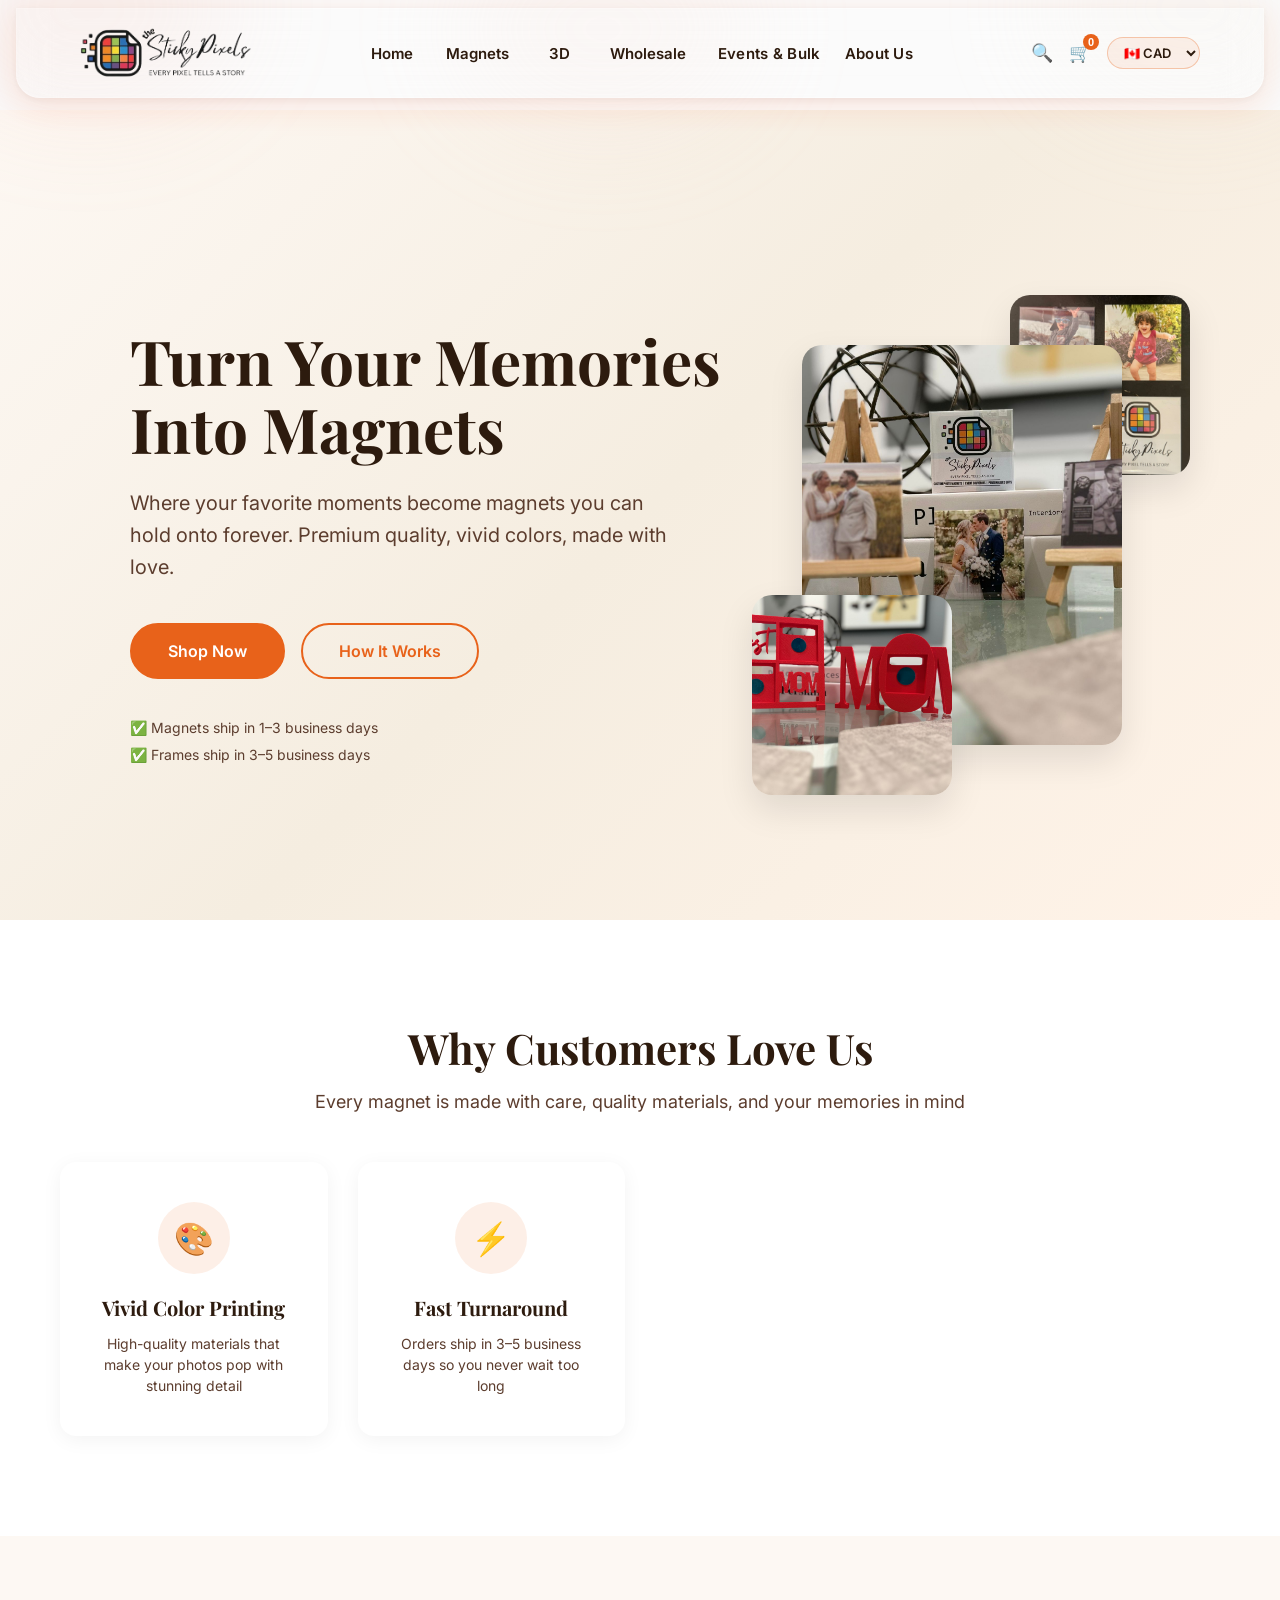
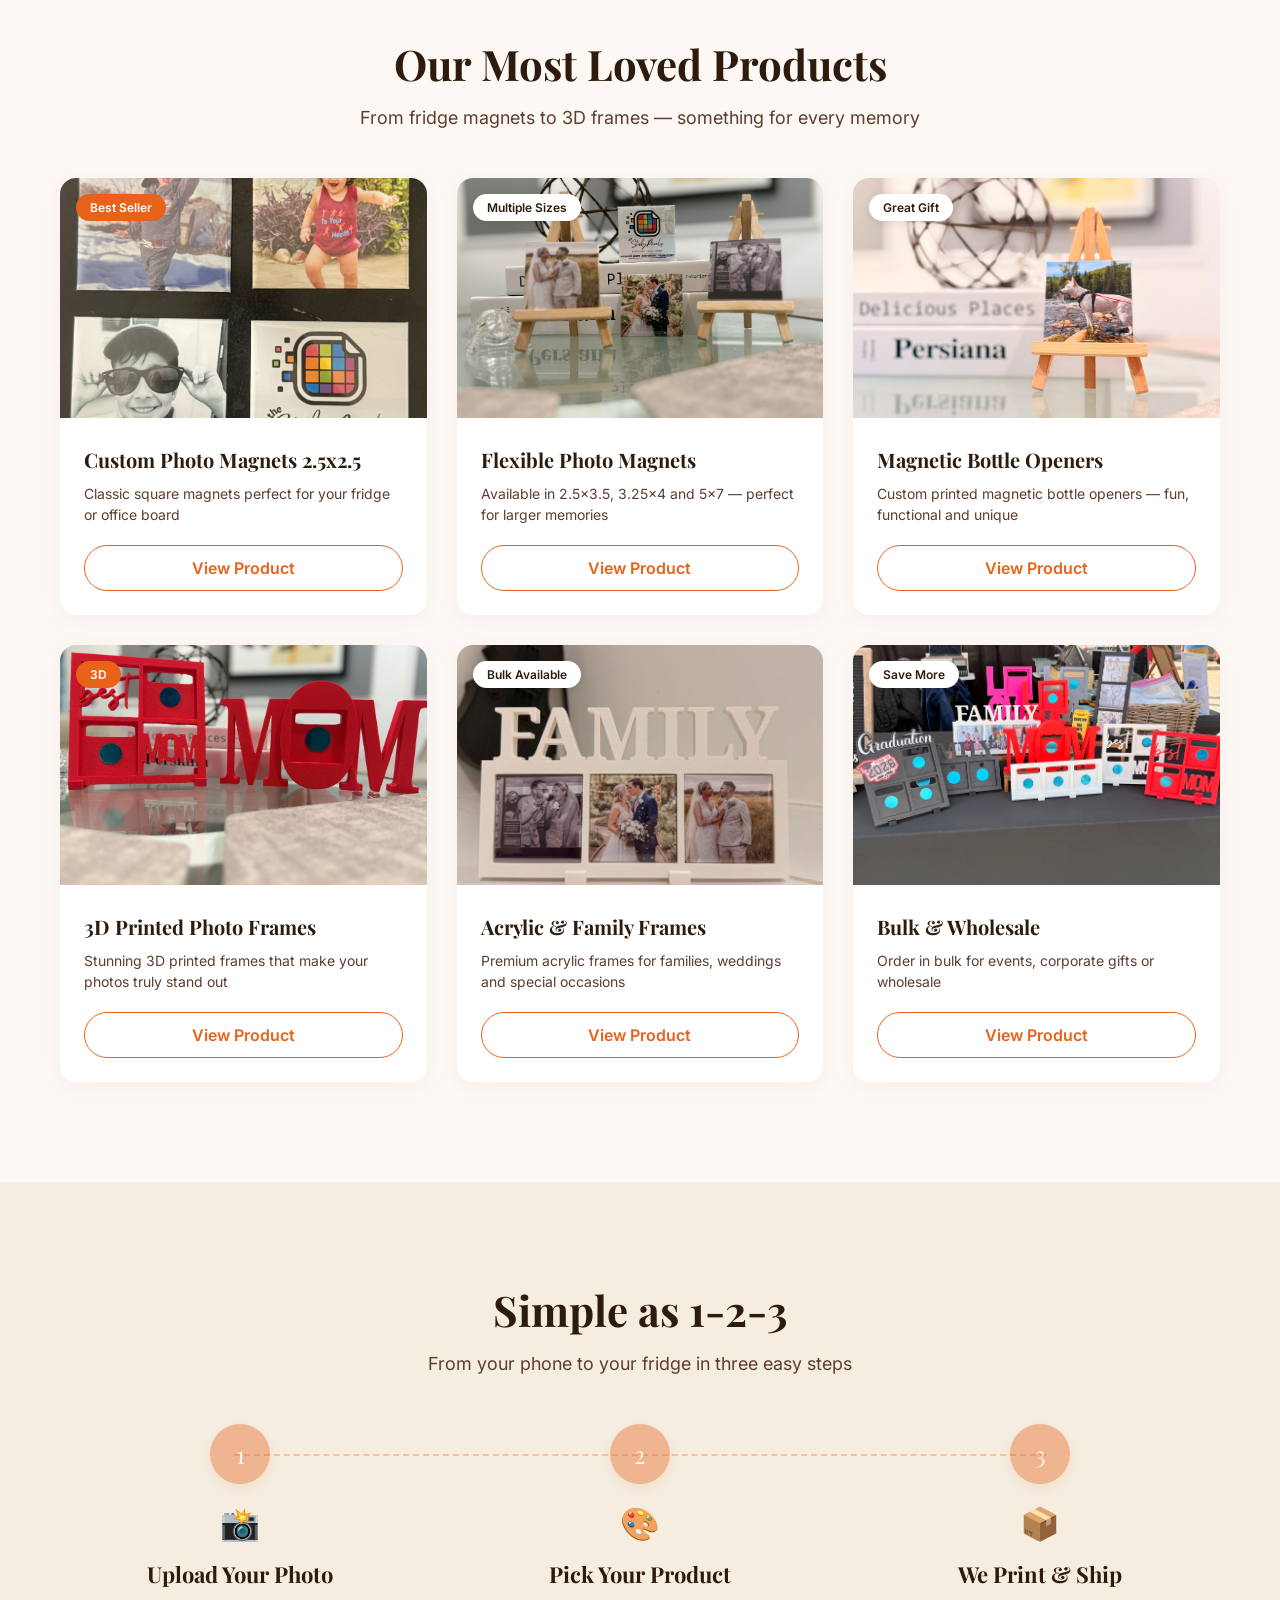
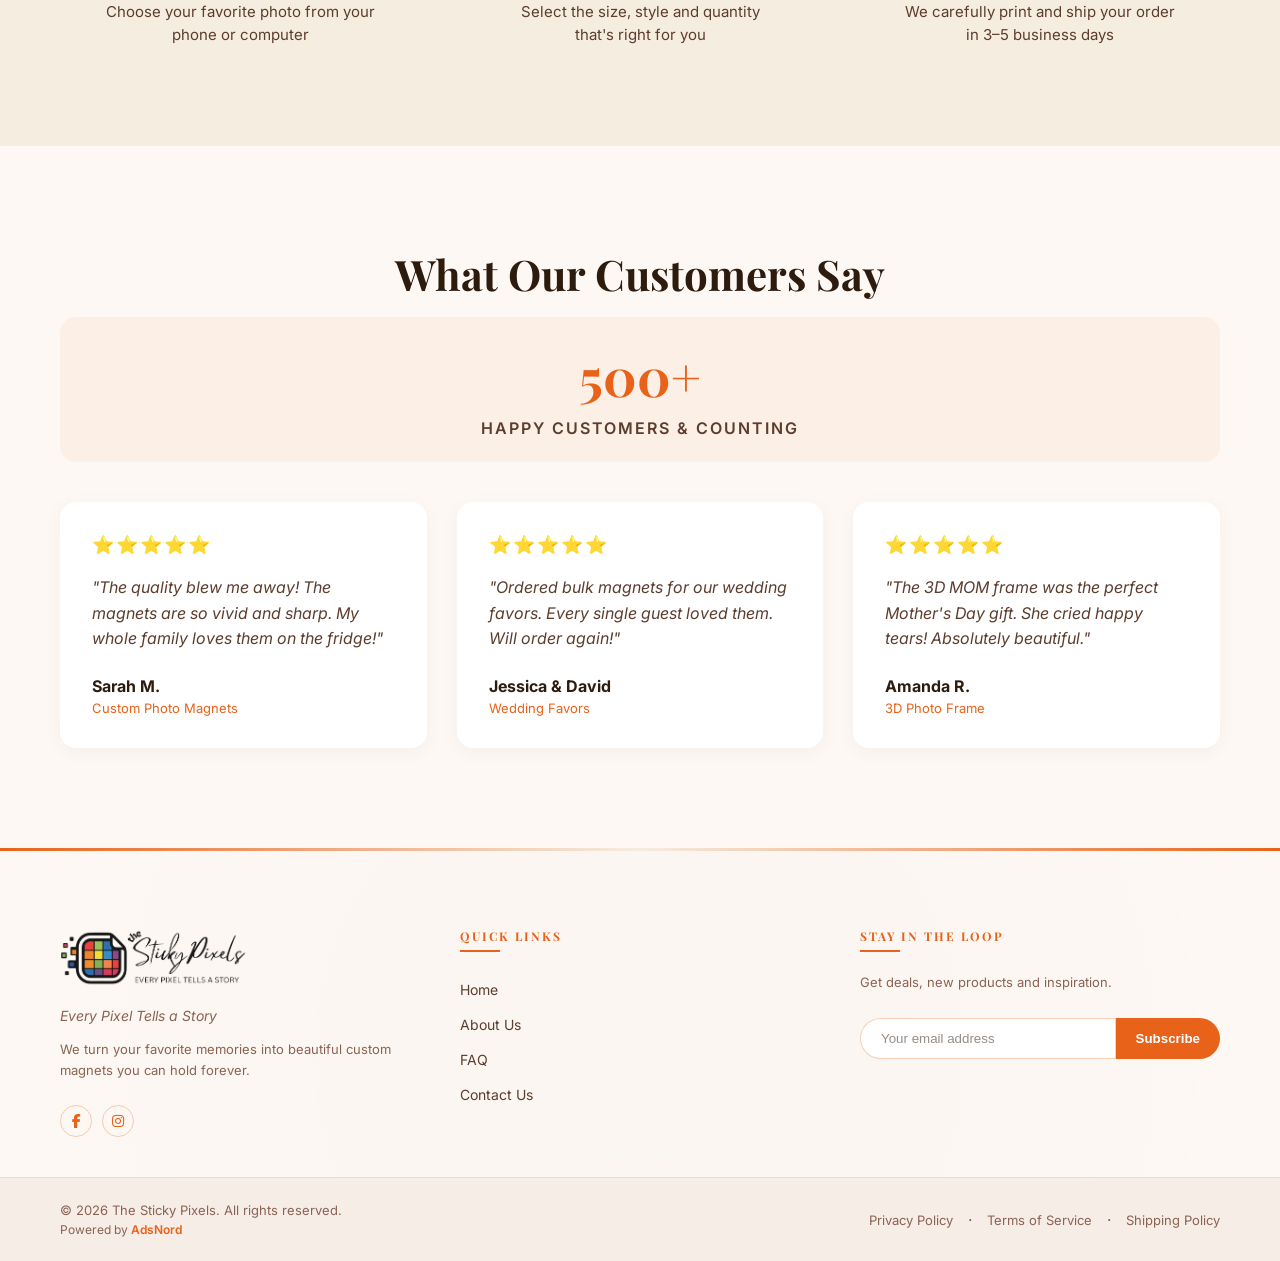
<file: index.html>
<!DOCTYPE html>
<html lang="en">

<head>
  <meta charset="UTF-8">
  <meta name="viewport" content="width=device-width, initial-scale=1.0">
  <title>The Sticky Pixels — Custom Photo Magnets</title>
  <!-- Google Fonts -->
  <link rel="preconnect" href="https://fonts.googleapis.com">
  <link rel="preconnect" href="https://fonts.gstatic.com" crossorigin>
  <link
    href="https://fonts.googleapis.com/css2?family=Inter:wght@400;600;700&family=Playfair+Display:wght@700&display=swap"
    rel="stylesheet">
  <!-- Custom CSS -->
  <link rel="stylesheet" href="css/style.css">
  <link rel="stylesheet" href="https://cdnjs.cloudflare.com/ajax/libs/font-awesome/6.4.0/css/all.min.css">
</head>

<body>

  <header id="main-header">
    <!-- Aurora background blobs -->
    <div class="aurora-blob blob-1"></div>
    <div class="aurora-blob blob-2"></div>
    <div class="aurora-blob blob-3"></div>

    <!-- Glass nav container -->
    <nav class="navbar">
      <!-- Logo -->
      <div class="nav-logo">
        <img src="images/logo.png" alt="The Sticky Pixels Logo">
      </div>

      <!-- Desktop Nav Links -->
      <ul class="nav-links">
  <li><a href="index.html">Home</a></li>
  <li class="nav-more">
    <button class="more-btn">Magnets</button>
    <ul class="more-dropdown">
      <li><a href="products.html?filter=magnets">2.5x2.5 Magnets</a></li>
      <li><a href="products.html?filter=magnets">Flexible Magnets</a></li>
      <li><a href="products.html?filter=bottle-openers">Bottle Openers</a></li>
    </ul>
  </li>
  <li class="nav-more">
    <button class="more-btn">3D</button>
    <ul class="more-dropdown">
      <li><a href="3d-products.html">3D Printed Frames</a></li>
      <li><a href="3d-products.html">STL Files</a></li>
    </ul>
  </li>
  <li class="nav-more">
    <button class="more-btn">Wholesale</button>
    <ul class="more-dropdown">
      <li><a href="products.html?filter=bulk">Magnetic Sheets</a></li>
      <li><a href="products.html?filter=bulk">Acrylic Frames</a></li>
    </ul>
  </li>
  <li><a href="events-bulk.html">Events &amp; Bulk</a></li>
  <li><a href="about.html">About Us</a></li>
</ul>

      <!-- Right Icons -->
      <div class="nav-icons">
        <button class="icon-btn search-btn" aria-label="Search">🔍</button>
        <button class="icon-btn cart-btn" aria-label="Cart">
          🛒 <span class="cart-badge">0</span>
        </button>
        <div class="currency-switcher">
          <select id="currency-select">
            <option value="CAD" selected>🇨🇦 CAD</option>
            <option value="USD">🇺🇸 USD</option>
            <option value="GBP">🇬🇧 GBP</option>
            <option value="EUR">🇪🇺 EUR</option>
            <option value="AUD">🇦🇺 AUD</option>
            <option value="INR">🇮🇳 INR</option>
          </select>
        </div>
        <!-- Hamburger -->
        <button class="hamburger" id="hamburger" aria-label="Menu">
          <span></span>
          <span></span>
          <span></span>
        </button>
      </div>
    </nav>

    <!-- Mobile Menu -->
            <div class="mobile-menu" id="mobile-menu">
      <button class="mobile-menu-close" 
        id="mobile-menu-close" 
        aria-label="Close menu">✕</button>

      <ul class="mobile-nav-list">

        <li class="mobile-nav-item">
          <a href="index.html" 
            class="mobile-nav-link">Home</a>
        </li>

        <li class="mobile-nav-group">
          <button class="mobile-nav-group-btn" 
            aria-expanded="false">
            <span>Magnets</span>
            <span class="mobile-nav-arrow">▸</span>
          </button>
          <ul class="mobile-nav-sub" 
            aria-hidden="true">
            <li>
              <a href="products.html?filter=magnets" 
                class="mobile-nav-sublink">
                2.5×2.5 Magnets
              </a>
            </li>
            <li>
              <a href="products.html?filter=magnets" 
                class="mobile-nav-sublink">
                Flexible Magnets
              </a>
            </li>
            <li>
              <a href="products.html?filter=bottle-openers" 
                class="mobile-nav-sublink">
                Bottle Openers
              </a>
            </li>
          </ul>
        </li>

        <li class="mobile-nav-group">
          <button class="mobile-nav-group-btn" 
            aria-expanded="false">
            <span>3D</span>
            <span class="mobile-nav-arrow">▸</span>
          </button>
          <ul class="mobile-nav-sub" 
            aria-hidden="true">
            <li>
              <a href="3d-products.html" 
                class="mobile-nav-sublink">
                3D Printed Frames
              </a>
            </li>
            <li>
              <a href="3d-products.html" 
                class="mobile-nav-sublink">
                STL Files
              </a>
            </li>
          </ul>
        </li>

        <li class="mobile-nav-group">
          <button class="mobile-nav-group-btn" 
            aria-expanded="false">
            <span>Wholesale</span>
            <span class="mobile-nav-arrow">▸</span>
          </button>
          <ul class="mobile-nav-sub" 
            aria-hidden="true">
            <li>
              <a href="products.html?filter=bulk" 
                class="mobile-nav-sublink">
                Magnetic Sheets
              </a>
            </li>
            <li>
              <a href="products.html?filter=bulk" 
                class="mobile-nav-sublink">
                Acrylic Frames
              </a>
            </li>
          </ul>
        </li>

        <li class="mobile-nav-item">
          <a href="events-bulk.html" 
            class="mobile-nav-link">
            Events & Bulk
          </a>
        </li>

        <li class="mobile-nav-item">
          <a href="about.html" 
            class="mobile-nav-link">
            About Us
          </a>
        </li>

      </ul>

      <div class="mobile-menu-footer">
        <a href="contact.html" 
          class="mobile-contact-btn">
          Contact Us
        </a>
      </div>

    </div>
  </header>

  <!-- Spacer/Content to allow scrolling -->
  <main>
    <!-- SECTION 1 — HERO -->
    <section class="hero-section fade-in-up">
      <div class="container hero-container">
        <div class="hero-content">
          <h1 class="hero-title">Turn Your Memories Into Magnets</h1>
          <p class="hero-subtitle">Where your favorite moments become magnets you can hold onto forever. Premium
            quality, vivid colors, made with love.</p>
          <div class="hero-buttons">
            <a href="products.html" class="btn btn-primary">Shop Now</a>
            <a href="how-it-works.html" class="btn btn-secondary">How It Works</a>
          </div>
          <div class="hero-trust">

            <span>✅ Magnets ship in 1–3 business days</span>
            <span>✅ Frames ship in 3–5 business days</span>
          </div>
        </div>
        <div class="hero-images">
          <img src="images/image15.jpeg" alt="Wedding magnets on easels" class="hero-img hero-img-main">
          <img src="images/image17.jpeg" alt="Kids magnets" class="hero-img hero-img-tr">
          <img src="images/image4.jpeg" alt="3D MOM frame" class="hero-img hero-img-bl">
        </div>
      </div>
    </section>


    <!-- SECTION 3 — WHY CHOOSE US -->
    <section class="features-section fade-in-up">
      <div class="container">
        <h2 class="section-title">Why Customers Love Us</h2>
        <p class="section-subtitle">Every magnet is made with care, quality materials, and your memories in mind</p>

        <div class="features-grid">
          <div class="feature-card">
            <div class="feature-icon">🎨</div>
            <h3 class="feature-title">Vivid Color Printing</h3>
            <p class="feature-desc">High-quality materials that make your photos pop with stunning detail</p>
          </div>
          <div class="feature-card">
            <div class="feature-icon">⚡</div>
            <h3 class="feature-title">Fast Turnaround</h3>
            <p class="feature-desc">Orders ship in 3–5 business days so you never wait too long</p>
          </div>


        </div>
      </div>
    </section>

    <!-- SECTION 4 — FEATURED PRODUCTS -->
    <section class="products-section fade-in-up">
      <div class="container">
        <h2 class="section-title">Our Most Loved Products</h2>
        <p class="section-subtitle">From fridge magnets to 3D frames — something for every memory</p>

        <div class="products-grid">
          <!-- Product 1 -->
          <div class="product-card">
            <div class="product-badge badge-orange">Best Seller</div>
            <img src="images/image17.jpeg" alt="Custom Photo Magnets 2.5x2.5" class="product-img">
            <div class="product-info">
              <h3 class="product-title">Custom Photo Magnets 2.5x2.5</h3>
              <p class="product-desc">Classic square magnets perfect for your fridge or office board</p>
              <a href="products.html" class="btn btn-outline">View Product</a>
            </div>
          </div>

          <!-- Product 2 -->
          <div class="product-card">
            <div class="product-badge badge-neutral">Multiple Sizes</div>
            <img src="images/image15.jpeg" alt="Flexible Photo Magnets" class="product-img">
            <div class="product-info">
              <h3 class="product-title">Flexible Photo Magnets</h3>
              <p class="product-desc">Available in 2.5x3.5, 3.25x4 and 5x7 — perfect for larger memories</p>
              <a href="products.html" class="btn btn-outline">View Product</a>
            </div>
          </div>

          <!-- Product 3 -->
          <div class="product-card">
            <div class="product-badge badge-neutral">Great Gift</div>
            <img src="images/image11.jpeg" alt="Magnetic Bottle Openers" class="product-img">
            <div class="product-info">
              <h3 class="product-title">Magnetic Bottle Openers</h3>
              <p class="product-desc">Custom printed magnetic bottle openers — fun, functional and unique</p>
              <a href="products.html" class="btn btn-outline">View Product</a>
            </div>
          </div>

          <!-- Product 4 -->
          <div class="product-card">
            <div class="product-badge badge-purple">3D</div>
            <img src="images/image4.jpeg" alt="3D Printed Photo Frames" class="product-img">
            <div class="product-info">
              <h3 class="product-title">3D Printed Photo Frames</h3>
              <p class="product-desc">Stunning 3D printed frames that make your photos truly stand out</p>
              <a href="3d-products.html" class="btn btn-outline">View Product</a>
            </div>
          </div>

          <!-- Product 5 -->
          <div class="product-card">
            <div class="product-badge badge-neutral">Bulk Available</div>
            <img src="images/image5.jpeg" alt="Acrylic & Family Frames" class="product-img">
            <div class="product-info">
              <h3 class="product-title">Acrylic & Family Frames</h3>
              <p class="product-desc">Premium acrylic frames for families, weddings and special occasions</p>
              <a href="events-bulk.html" class="btn btn-outline">View Product</a>
            </div>
          </div>

          <!-- Product 6 -->
          <div class="product-card">
            <div class="product-badge badge-neutral">Save More</div>
            <img src="images/image0 (1).jpeg" alt="Bulk & Wholesale" class="product-img">
            <div class="product-info">
              <h3 class="product-title">Bulk & Wholesale</h3>
              <p class="product-desc">Order in bulk for events, corporate gifts or wholesale</p>
              <a href="events-bulk.html" class="btn btn-outline">View Product</a>
            </div>
          </div>
        </div>
      </div>
    </section>

    <!-- SECTION 5 — HOW IT WORKS -->
    <section class="how-it-works-section fade-in-up">
      <div class="container">
        <h2 class="section-title">Simple as 1-2-3</h2>
        <p class="section-subtitle">From your phone to your fridge in three easy steps</p>

        <div class="steps-grid">
          <div class="step-card">
            <div class="step-number">1</div>
            <div class="step-icon">📸</div>
            <h3 class="step-title">Upload Your Photo</h3>
            <p class="step-desc">Choose your favorite photo from your phone or computer</p>
          </div>
          <div class="step-card">
            <div class="step-number">2</div>
            <div class="step-icon">🎨</div>
            <h3 class="step-title">Pick Your Product</h3>
            <p class="step-desc">Select the size, style and quantity that's right for you</p>
          </div>
          <div class="step-card">
            <div class="step-number">3</div>
            <div class="step-icon">📦</div>
            <h3 class="step-title">We Print & Ship</h3>
            <p class="step-desc">We carefully print and ship your order in 3–5 business days</p>
          </div>
        </div>
      </div>
    </section>



    <!-- SECTION 7 — TESTIMONIALS -->
    <section class="testimonials-section fade-in-up">
      <div class="container">
        <h2 class="section-title">What Our Customers Say</h2>
        <div class="happy-customers-stat">
          <div class="happy-stat-num">500+</div>
          <div class="happy-stat-label">Happy Customers & Counting</div>
        </div>

        <div class="testimonials-grid">
          <div class="testimonial-card">
            <div class="stars">⭐⭐⭐⭐⭐</div>
            <p class="quote">"The quality blew me away! The magnets are so vivid and sharp. My whole family loves them
              on the fridge!"</p>
            <p class="author">Sarah M.</p>
            <p class="author-role">Custom Photo Magnets</p>
          </div>
          <div class="testimonial-card">
            <div class="stars">⭐⭐⭐⭐⭐</div>
            <p class="quote">"Ordered bulk magnets for our wedding favors. Every single guest loved them. Will order
              again!"</p>
            <p class="author">Jessica & David</p>
            <p class="author-role">Wedding Favors</p>
          </div>
          <div class="testimonial-card">
            <div class="stars">⭐⭐⭐⭐⭐</div>
            <p class="quote">"The 3D MOM frame was the perfect Mother's Day gift. She cried happy tears! Absolutely
              beautiful."</p>
            <p class="author">Amanda R.</p>
            <p class="author-role">3D Photo Frame</p>
          </div>
        </div>
      </div>
    </section>


  </main>

  <!-- Custom JS -->
  <script src="js/main.js"></script>

    <footer id="main-footer">
    <div class="footer-top-border"></div>

    <div class="footer-container">

      <!-- Column 1: Brand -->
      <div class="footer-col footer-brand">
        <img src="images/logo.png" alt="The Sticky Pixels" class="footer-logo">
        <p class="footer-tagline">Every Pixel Tells a Story</p>
        <p class="footer-desc">We turn your favorite memories into beautiful custom magnets you can hold forever.</p>
        <div class="footer-socials">
          <a href="https://www.facebook.com/profile.php?id=61581563886199&mibextid=wwXIfr" target="_blank" aria-label="Facebook">
            <i class="fab fa-facebook-f"></i>
          </a>
          <a href="https://www.instagram.com/thestickypixels?igsh=MW53MmdnZXl3NDFvMw%3D%3D&utm_source=qr" target="_blank" aria-label="Instagram">
            <i class="fab fa-instagram"></i>
          </a>
        </div>
      </div>

      <!-- Column 2: Quick Links -->
      <div class="footer-col">
        <h4 class="footer-heading">Quick Links</h4>
        <ul class="footer-links">
          <li><a href="index.html">Home</a></li>
          <li><a href="about.html">About Us</a></li>
          <li><a href="faq.html">FAQ</a></li>
          <li><a href="contact.html">Contact Us</a></li>
        </ul>
      </div>

      <!-- Column 3: Newsletter -->
      <div class="footer-col">
        <h4 class="footer-heading">Stay in the Loop</h4>
        <p class="footer-desc">Get deals, new products and inspiration.</p>
        <div class="newsletter-form">
          <input type="email" placeholder="Your email address">
          <button type="button">Subscribe</button>
        </div>
      </div>

    </div>

    <!-- Bottom Bar -->
    <div class="footer-bottom">
      <div class="footer-container">
        <div>
          <p>&#169; 2026 The Sticky Pixels. All rights reserved.</p>
          <p style="font-size:12px; color:#8B6355; margin-top:4px;">
            Powered by <a href="https://adsnord.com/" target="_blank" style="color:#E8621A; text-decoration:none; font-weight:600;">AdsNord</a>
          </p>
        </div>
        <div class="footer-bottom-links">
          <a href="privacy-policy.html">Privacy Policy</a>
          <span>&#183;</span>
          <a href="terms-of-service.html">Terms of Service</a>
          <span>&#183;</span>
          <a href="shipping-policy.html">Shipping Policy</a>
        </div>
      </div>
    </div>
  </footer>

</body>

</html>
</file>
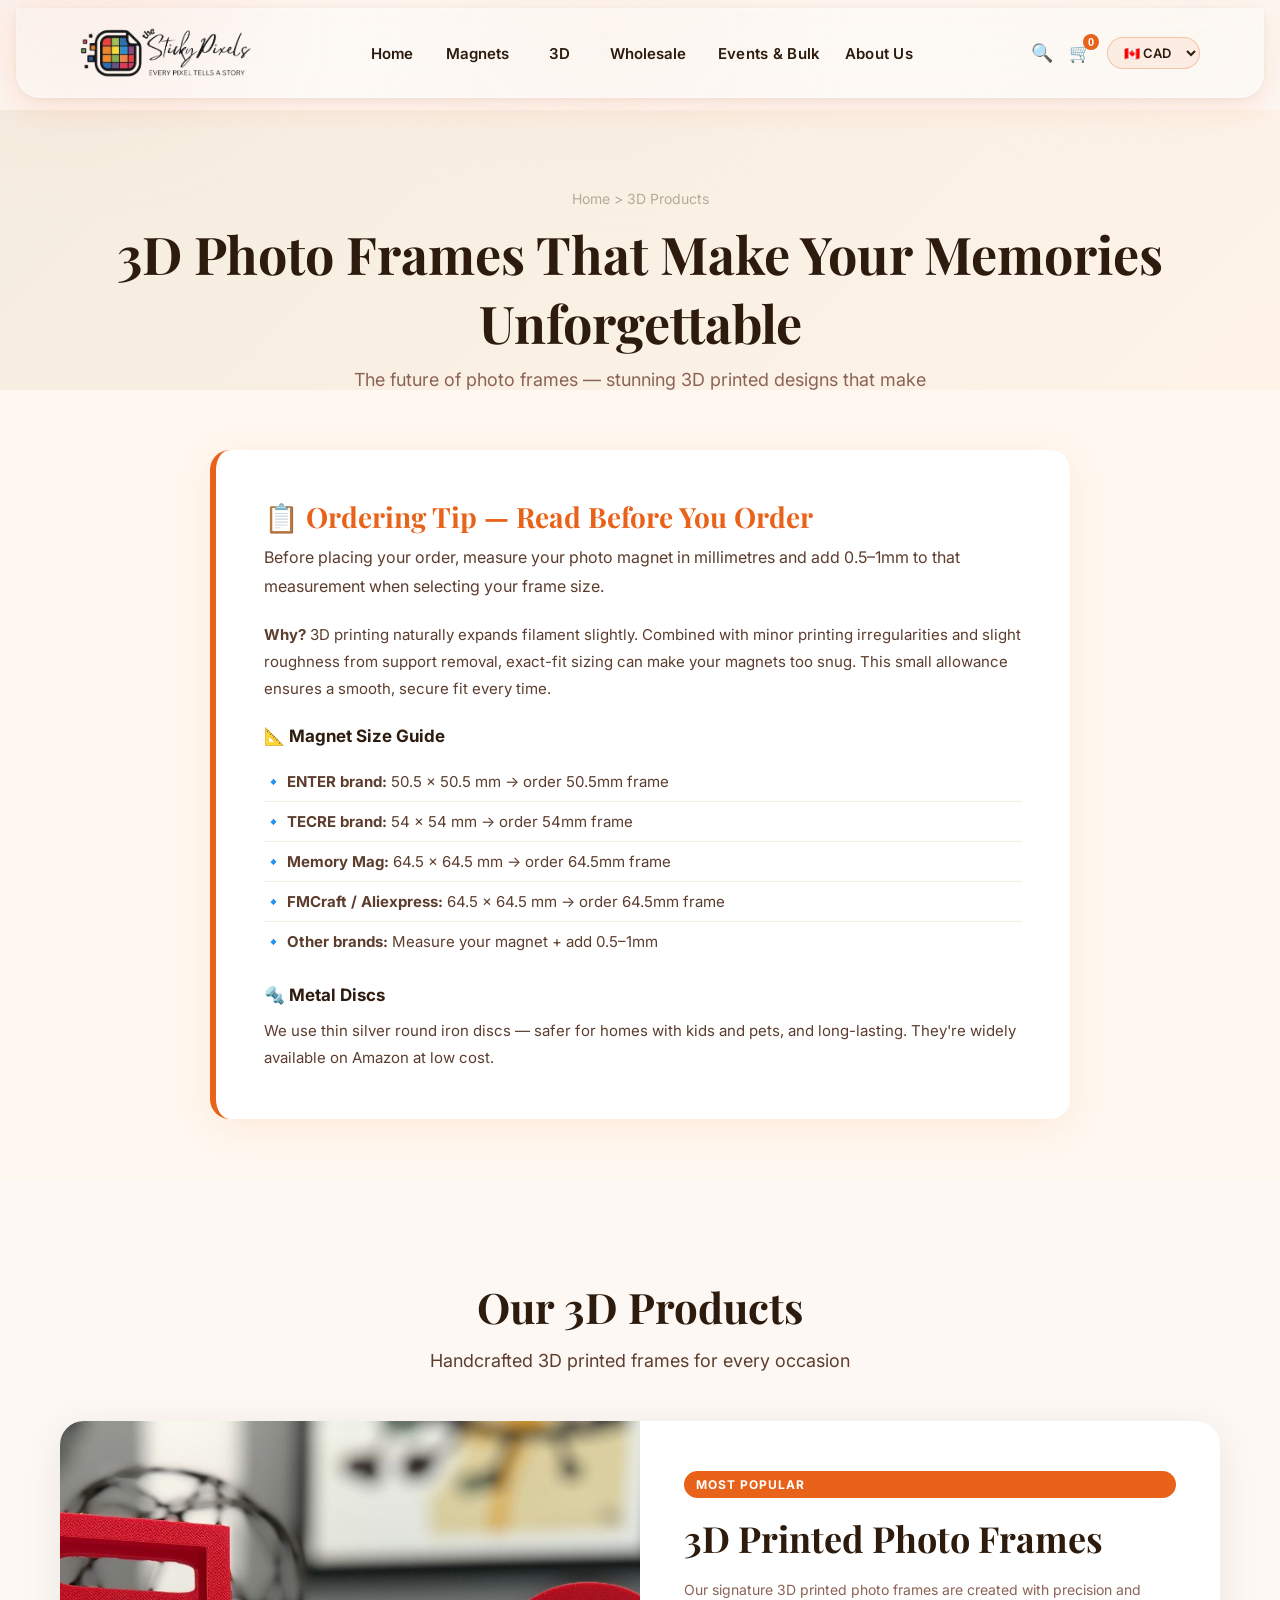
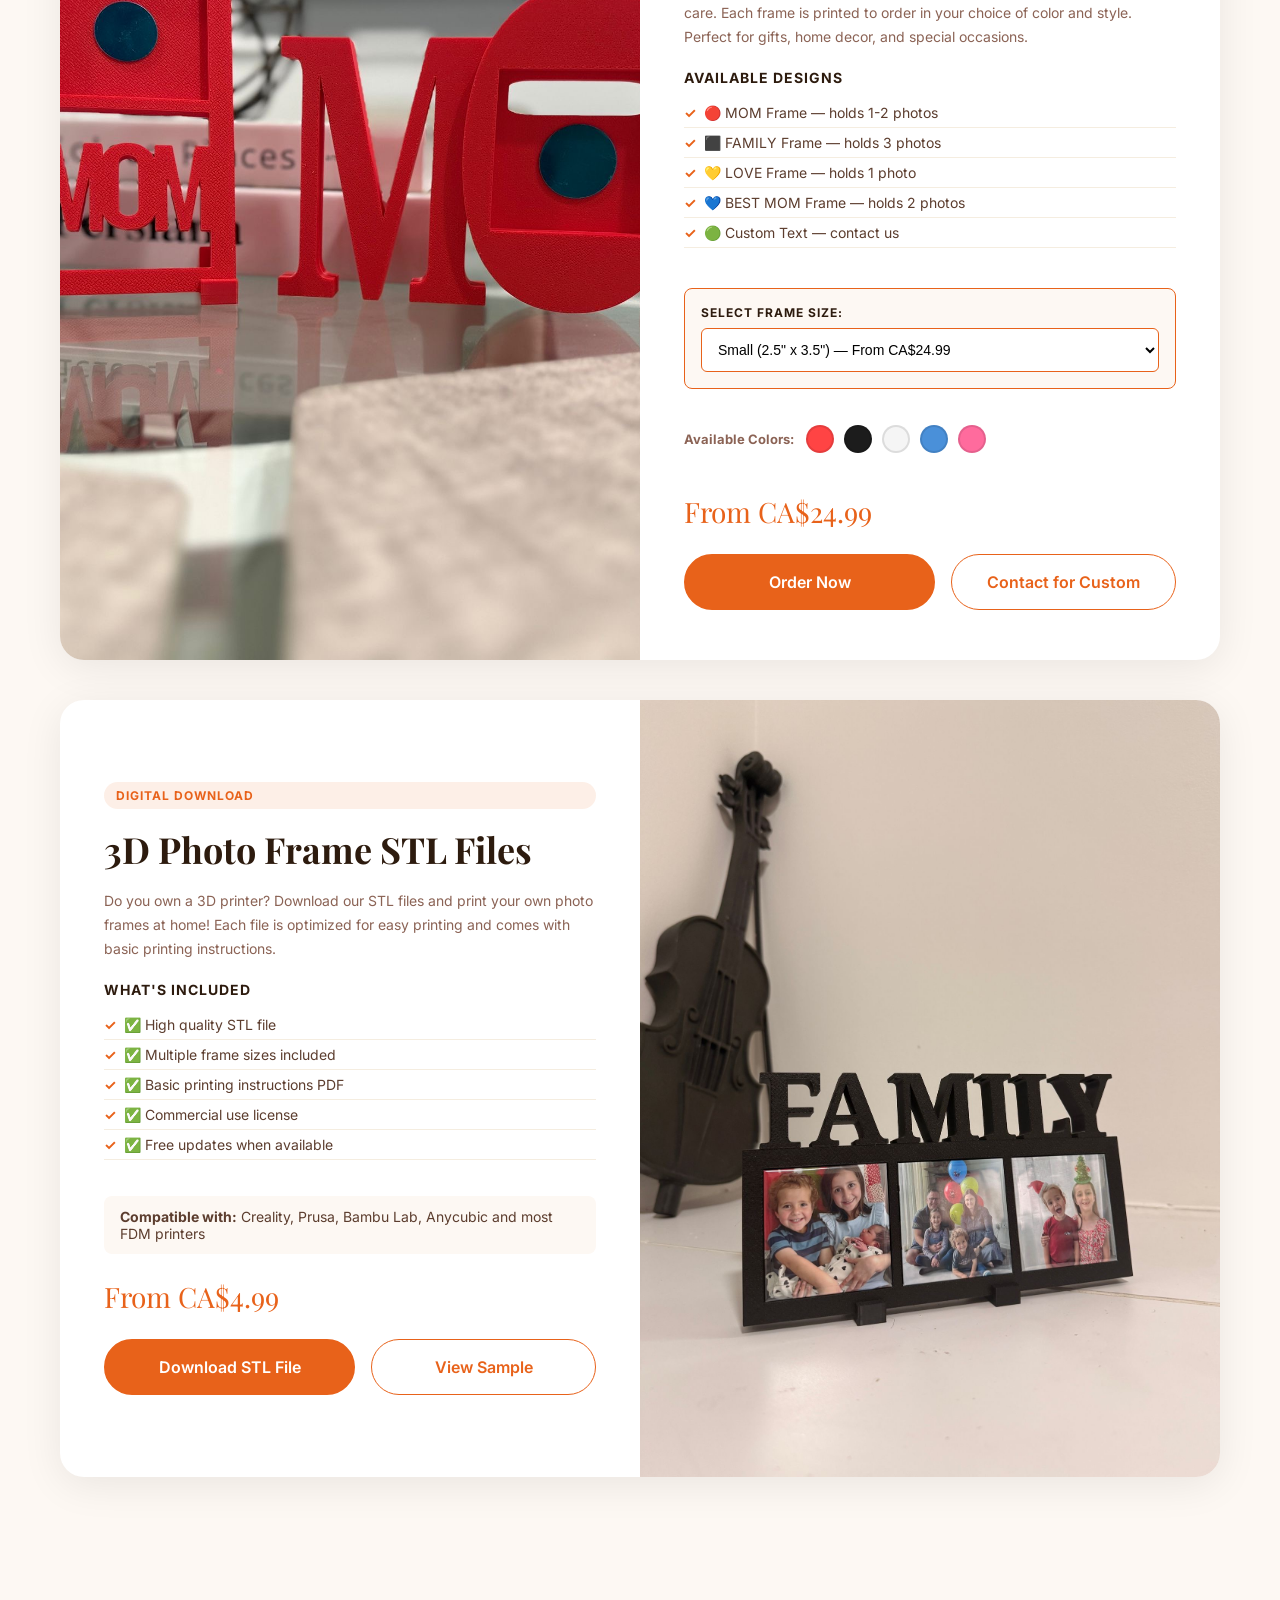
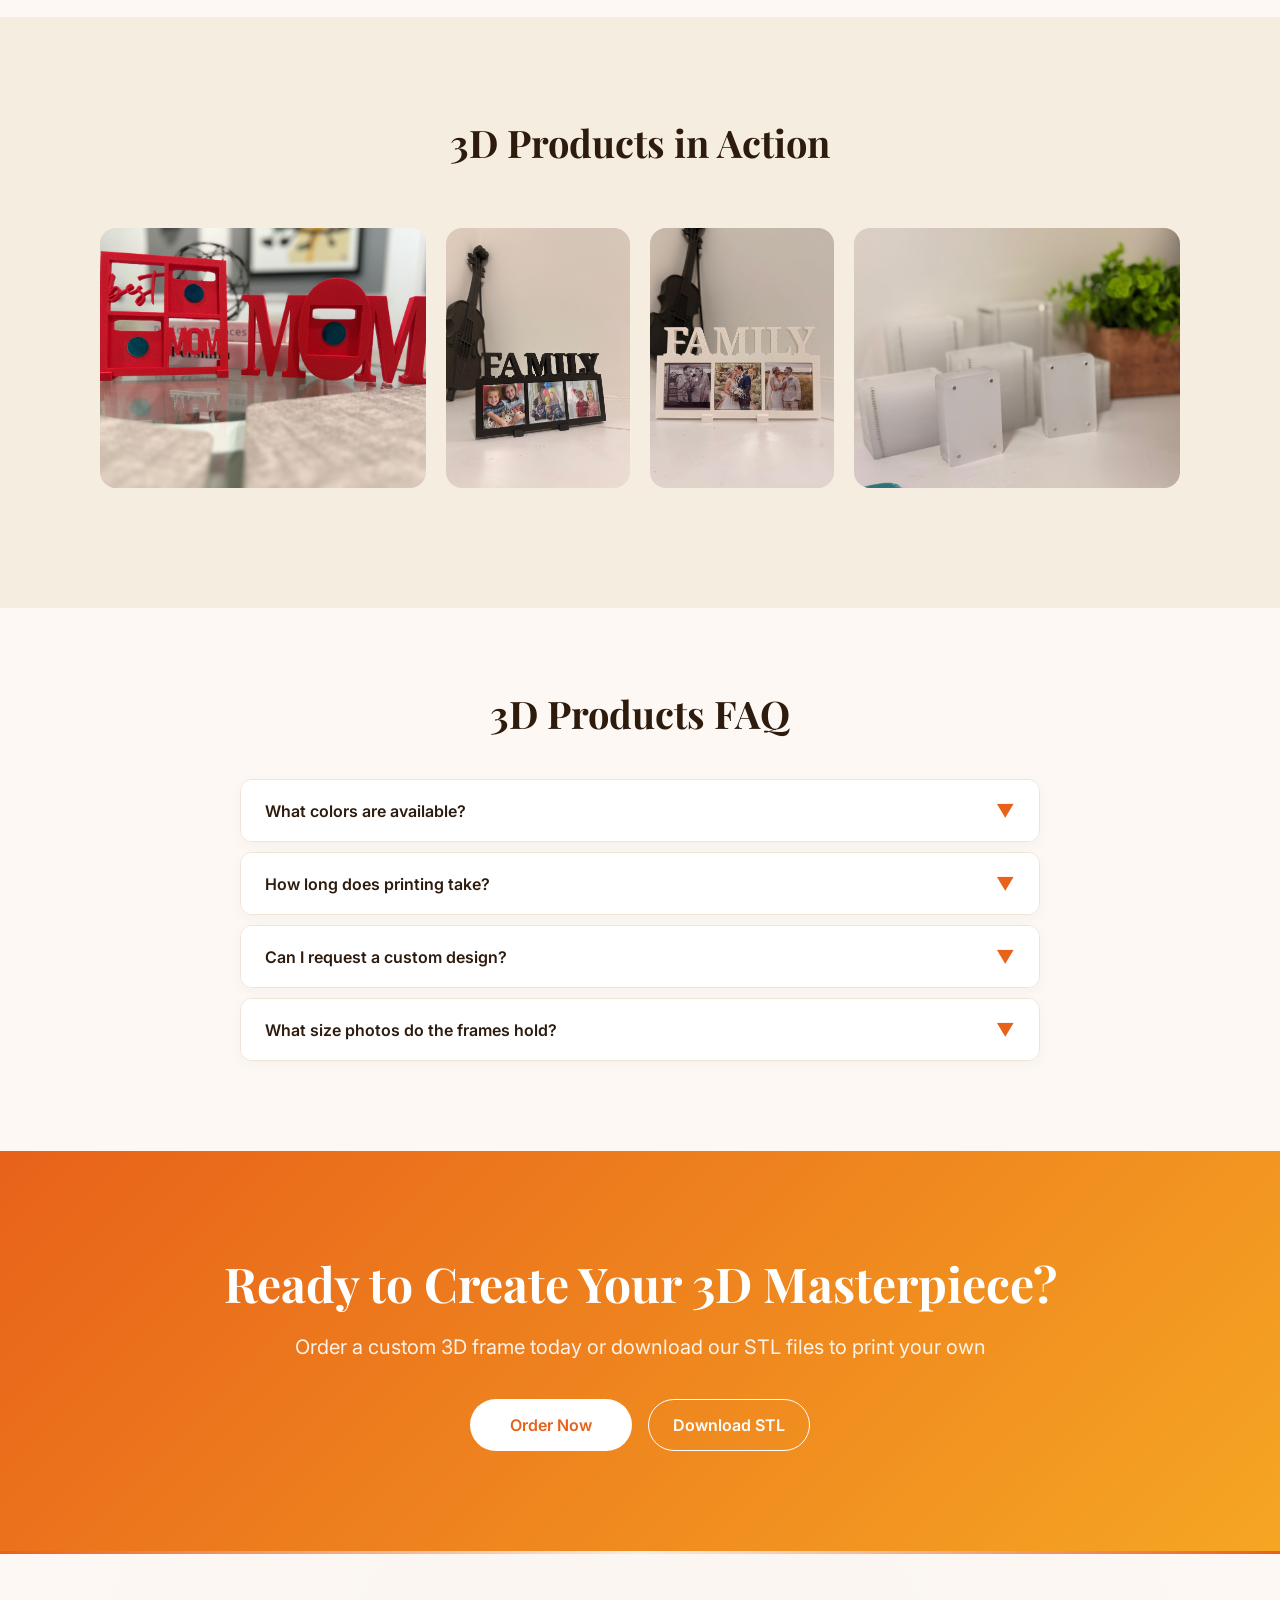
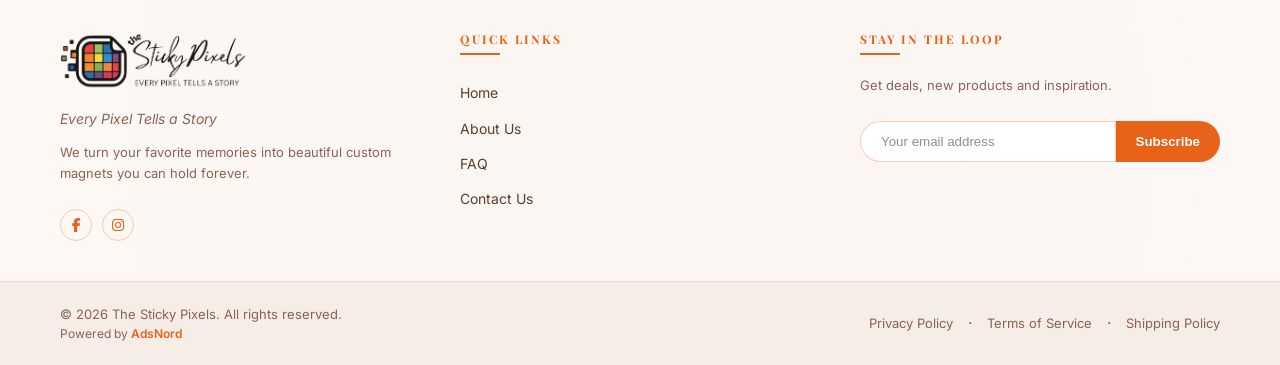
<file: 3d-products.html>
<!DOCTYPE html>
<html lang="en">

<head>
  <meta charset="UTF-8">
  <meta name="viewport" content="width=device-width, initial-scale=1.0">
  <title>3D Photo Products — The Sticky Pixels</title>
  <!-- Google Fonts -->
  <link rel="preconnect" href="https://fonts.googleapis.com">
  <link rel="preconnect" href="https://fonts.gstatic.com" crossorigin>
  <link
    href="https://fonts.googleapis.com/css2?family=Inter:wght@400;600;700&family=Playfair+Display:wght@700&display=swap"
    rel="stylesheet">
  <!-- Custom CSS -->
  <link rel="stylesheet" href="css/style.css">
  <link rel="stylesheet" href="https://cdnjs.cloudflare.com/ajax/libs/font-awesome/6.4.0/css/all.min.css">
</head>

<body style="background-color: #FDF8F3;">

  <header id="main-header">
    <!-- Aurora background blobs -->
    <div class="aurora-blob blob-1"></div>
    <div class="aurora-blob blob-2"></div>
    <div class="aurora-blob blob-3"></div>

    <!-- Glass nav container -->
    <nav class="navbar">
      <!-- Logo -->
      <div class="nav-logo">
        <img src="images/logo.png" alt="The Sticky Pixels Logo">
      </div>

      <!-- Desktop Nav Links -->
            <ul class="nav-links">
  <li><a href="index.html">Home</a></li>
  <li class="nav-more">
    <button class="more-btn">Magnets</button>
    <ul class="more-dropdown">
      <li><a href="products.html?filter=magnets">2.5x2.5 Magnets</a></li>
      <li><a href="products.html?filter=magnets">Flexible Magnets</a></li>
      <li><a href="products.html?filter=bottle-openers">Bottle Openers</a></li>
    </ul>
  </li>
  <li class="nav-more">
    <button class="more-btn">3D</button>
    <ul class="more-dropdown">
      <li><a href="3d-products.html">3D Printed Frames</a></li>
      <li><a href="3d-products.html">STL Files</a></li>
    </ul>
  </li>
  <li class="nav-more">
    <button class="more-btn">Wholesale</button>
    <ul class="more-dropdown">
      <li><a href="products.html?filter=bulk">Magnetic Sheets</a></li>
      <li><a href="products.html?filter=bulk">Acrylic Frames</a></li>
    </ul>
  </li>
  <li><a href="events-bulk.html">Events &amp; Bulk</a></li>
  <li><a href="about.html">About Us</a></li>
</ul>

      <!-- Right Icons -->
      <div class="nav-icons">
        <button class="icon-btn search-btn" aria-label="Search">🔍</button>
        <button class="icon-btn cart-btn" aria-label="Cart">
          🛒 <span class="cart-badge">0</span>
        </button>
        <div class="currency-switcher">
          <select id="currency-select">
            <option value="CAD" selected>🇨🇦 CAD</option>
            <option value="USD">🇺🇸 USD</option>
            <option value="GBP">🇬🇧 GBP</option>
            <option value="EUR">🇪🇺 EUR</option>
            <option value="AUD">🇦🇺 AUD</option>
            <option value="INR">🇮🇳 INR</option>
          </select>
        </div>
        <!-- Hamburger -->
        <button class="hamburger" id="hamburger" aria-label="Menu">
          <span></span>
          <span></span>
          <span></span>
        </button>
      </div>
    </nav>

    <!-- Mobile Menu -->
                <div class="mobile-menu" id="mobile-menu">
      <button class="mobile-menu-close" 
        id="mobile-menu-close" 
        aria-label="Close menu">✕</button>

      <ul class="mobile-nav-list">

        <li class="mobile-nav-item">
          <a href="index.html" 
            class="mobile-nav-link">Home</a>
        </li>

        <li class="mobile-nav-group">
          <button class="mobile-nav-group-btn" 
            aria-expanded="false">
            <span>Magnets</span>
            <span class="mobile-nav-arrow">▸</span>
          </button>
          <ul class="mobile-nav-sub" 
            aria-hidden="true">
            <li>
              <a href="products.html?filter=magnets" 
                class="mobile-nav-sublink">
                2.5×2.5 Magnets
              </a>
            </li>
            <li>
              <a href="products.html?filter=magnets" 
                class="mobile-nav-sublink">
                Flexible Magnets
              </a>
            </li>
            <li>
              <a href="products.html?filter=bottle-openers" 
                class="mobile-nav-sublink">
                Bottle Openers
              </a>
            </li>
          </ul>
        </li>

        <li class="mobile-nav-group">
          <button class="mobile-nav-group-btn" 
            aria-expanded="false">
            <span>3D</span>
            <span class="mobile-nav-arrow">▸</span>
          </button>
          <ul class="mobile-nav-sub" 
            aria-hidden="true">
            <li>
              <a href="3d-products.html" 
                class="mobile-nav-sublink">
                3D Printed Frames
              </a>
            </li>
            <li>
              <a href="3d-products.html" 
                class="mobile-nav-sublink">
                STL Files
              </a>
            </li>
          </ul>
        </li>

        <li class="mobile-nav-group">
          <button class="mobile-nav-group-btn" 
            aria-expanded="false">
            <span>Wholesale</span>
            <span class="mobile-nav-arrow">▸</span>
          </button>
          <ul class="mobile-nav-sub" 
            aria-hidden="true">
            <li>
              <a href="products.html?filter=bulk" 
                class="mobile-nav-sublink">
                Magnetic Sheets
              </a>
            </li>
            <li>
              <a href="products.html?filter=bulk" 
                class="mobile-nav-sublink">
                Acrylic Frames
              </a>
            </li>
          </ul>
        </li>

        <li class="mobile-nav-item">
          <a href="events-bulk.html" 
            class="mobile-nav-link">
            Events & Bulk
          </a>
        </li>

        <li class="mobile-nav-item">
          <a href="about.html" 
            class="mobile-nav-link">
            About Us
          </a>
        </li>

      </ul>

      <div class="mobile-menu-footer">
        <a href="contact.html" 
          class="mobile-contact-btn">
          Contact Us
        </a>
      </div>

    </div>
  </header>

  <main>
    <!-- SECTION 1 — PAGE HERO BANNER -->
    <section class="page-hero-banner fade-in-up">
      <div class="container text-center">
        <div class="breadcrumb">Home > 3D Products</div>
        <h1 class="page-title">3D Photo Frames That Make Your Memories Unforgettable</h1>
        <p class="page-subtitle">The future of photo frames — stunning 3D printed designs that make your memories truly stand out</p>
      </div>
    </section>



    <!-- SECTION 2 — ORDERING TIP -->
<section class="faq-teaser-section fade-in-up" style="background: #FFF8F0; padding: 60px 0;">
  <div class="container" style="max-width: 900px;">
    <div style="background: white; border-radius: 20px; padding: 48px; box-shadow: 0 8px 40px rgba(232,98,26,0.10); border-left: 6px solid #E8621A;">
      <h2 style="font-family: 'Playfair Display', serif; font-size: 28px; color: #E8621A; margin-bottom: 8px;">📋 Ordering Tip — Read Before You Order</h2>
      <p style="font-size: 16px; color: #5C3D2E; line-height: 1.8; margin-bottom: 20px;">Before placing your order, measure your photo magnet in millimetres and add 0.5–1mm to that measurement when selecting your frame size.</p>
      <p style="font-size: 15px; color: #5C3D2E; line-height: 1.8; margin-bottom: 24px;"><strong>Why?</strong> 3D printing naturally expands filament slightly. Combined with minor printing irregularities and slight roughness from support removal, exact-fit sizing can make your magnets too snug. This small allowance ensures a smooth, secure fit every time.</p>

      <h3 style="font-size: 17px; font-weight: 700; color: #2D1B0E; margin-bottom: 16px;">📐 Magnet Size Guide</h3>
      <ul style="list-style: none; padding: 0; margin-bottom: 24px;">
        <li style="padding: 10px 0; border-bottom: 1px solid #F5EDE0; font-size: 15px; color: #5C3D2E;">🔹 <strong>ENTER brand:</strong> 50.5 × 50.5 mm → order 50.5mm frame</li>
        <li style="padding: 10px 0; border-bottom: 1px solid #F5EDE0; font-size: 15px; color: #5C3D2E;">🔹 <strong>TECRE brand:</strong> 54 × 54 mm → order 54mm frame</li>
        <li style="padding: 10px 0; border-bottom: 1px solid #F5EDE0; font-size: 15px; color: #5C3D2E;">🔹 <strong>Memory Mag:</strong> 64.5 × 64.5 mm → order 64.5mm frame</li>
        <li style="padding: 10px 0; border-bottom: 1px solid #F5EDE0; font-size: 15px; color: #5C3D2E;">🔹 <strong>FMCraft / Aliexpress:</strong> 64.5 × 64.5 mm → order 64.5mm frame</li>
        <li style="padding: 10px 0; font-size: 15px; color: #5C3D2E;">🔹 <strong>Other brands:</strong> Measure your magnet + add 0.5–1mm</li>
      </ul>

      <h3 style="font-size: 17px; font-weight: 700; color: #2D1B0E; margin-bottom: 12px;">🔩 Metal Discs</h3>
      <p style="font-size: 15px; color: #5C3D2E; line-height: 1.8;">We use thin silver round iron discs — safer for homes with kids and pets, and long-lasting. They're widely available on Amazon at low cost.</p>
    </div>
  </div>
</section>

    <!-- SECTION 3 — PRODUCT SHOWCASE -->
    <section id="products" class="bulk-products-section fade-in-up">
      <div class="container">
        <div class="text-center mb-60">
          <h2 class="section-title" style="font-family: 'Playfair Display', serif; font-size: 42px;">Our 3D Products</h2>
          <p class="section-subtitle">Handcrafted 3D printed frames for every occasion</p>
        </div>
        
        <!-- Product 1 — 3D FRAMES WITH SIZE DROPDOWN (fixes customer feedback) -->
        <div class="product-feature-card">
          <div class="product-feature-img">
            <img src="images/image4.jpeg" alt="3D Printed Photo Frames" loading="lazy">
          </div>
          <div class="product-feature-body">
            <span class="bulk-badge badge-orange">Most Popular</span>
            <h3 class="product-feature-title">3D Printed Photo Frames</h3>
            <p class="bulk-card-desc">Our signature 3D printed photo frames are created with precision and care. Each frame is printed to order in your choice of color and style. Perfect for gifts, home decor, and special occasions.</p>
            
            <h4 style="font-size: 14px; font-weight: 700; color: #2D1B0E; margin-bottom: 12px; text-transform: uppercase; letter-spacing: 1px;">Available Designs</h4>
            <ul class="bulk-features">
              <li>🔴 MOM Frame — holds 1-2 photos</li>
              <li>⬛ FAMILY Frame — holds 3 photos</li>
              <li>💛 LOVE Frame — holds 1 photo</li>
              <li>💙 BEST MOM Frame — holds 2 photos</li>
              <li>🟢 Custom Text — contact us</li>
            </ul>

            <!-- SIZE DROPDOWN (NEW) — Customer Feedback Fix -->
            <div style="margin: 20px 0; padding: 16px; background: #FDF8F3; border-radius: 8px; border: 1px solid #E8621A;">
              <label for="frame-size-3d" style="display: block; font-weight: 700; font-size: 12px; color: #2D1B0E; margin-bottom: 8px; text-transform: uppercase; letter-spacing: 1px;">Select Frame Size:</label>
              <select id="frame-size-3d" class="size-selector" onchange="update3DFramePrice(this)" style="width: 100%; padding: 12px; border: 1px solid #E8621A; border-radius: 6px; font-size: 14px; cursor: pointer; background: white;">
                <option value="small" data-price="24.99">Small (2.5" x 3.5") — From CA$24.99</option>
                <option value="medium" data-price="27.99">Medium (3.25" x 4") — From CA$27.99</option>
                <option value="large" data-price="32.99">Large (5" x 7") — From CA$32.99</option>
              </select>
            </div>
            
            <div class="color-options-wrap">
              <span style="font-size: 13px; font-weight: 700; color: #8B6355; margin-right: 12px;">Available Colors:</span>
              <div class="color-options">
                <div class="color-dot" style="background: #FF4444;" title="Red"></div>
                <div class="color-dot" style="background: #1C1C1C;" title="Black"></div>
                <div class="color-dot" style="background: #F5F5F5;" title="White"></div>
                <div class="color-dot" style="background: #4A90D9;" title="Blue"></div>
                <div class="color-dot" style="background: #FF6B9D;" title="Pink"></div>
              </div>
            </div>
            
            <div class="product-price" id="frame-price-3d" style="font-family: 'Playfair Display', serif; font-size: 28px; color: #E8621A; margin: 24px 0;" data-price="24.99">From CA$24.99</div>
            
            <div style="display: flex; gap: 16px;">
              <a href="contact.html" class="btn btn-primary" style="flex: 1;">Order Now</a>
              <a href="contact.html" class="btn btn-outline" style="flex: 1;">Contact for Custom</a>
            </div>
          </div>
        </div>

        <!-- Product 2 -->
        <div class="product-feature-card reverse">
          <div class="product-feature-img">
            <img src="images/image3.jpeg" alt="3D Photo Frame STL Files" loading="lazy">
          </div>
          <div class="product-feature-body">
            <span class="bulk-badge" style="background: rgba(232, 98, 26, 0.1); color: #E8621A;">Digital Download</span>
            <h3 class="product-feature-title">3D Photo Frame STL Files</h3>
            <p class="bulk-card-desc">Do you own a 3D printer? Download our STL files and print your own photo frames at home! Each file is optimized for easy printing and comes with basic printing instructions.</p>
            
            <h4 style="font-size: 14px; font-weight: 700; color: #2D1B0E; margin-bottom: 12px; text-transform: uppercase; letter-spacing: 1px;">What's Included</h4>
            <ul class="bulk-features">
              <li>✅ High quality STL file</li>
              <li>✅ Multiple frame sizes included</li>
              <li>✅ Basic printing instructions PDF</li>
              <li>✅ Commercial use license</li>
              <li>✅ Free updates when available</li>
            </ul>
            
            <div style="font-size: 14px; color: #5C3D2E; margin-top: 16px; background: #FDF8F3; padding: 12px 16px; border-radius: 8px;">
              <strong>Compatible with:</strong> Creality, Prusa, Bambu Lab, Anycubic and most FDM printers
            </div>
            
            <div class="product-price" style="font-family: 'Playfair Display', serif; font-size: 28px; color: #E8621A; margin: 24px 0;" data-price="4.99">From CA$4.99</div>
            
            <div style="display: flex; gap: 16px;">
              <a href="contact.html" class="btn btn-primary" style="flex: 1; background: #E8621A;">Download STL File</a>
              <a href="contact.html" class="btn btn-outline" style="flex: 1; border-color: #E8621A; color: #E8621A;">View Sample</a>
            </div>
          </div>
        </div>

      </div>
    </section>

    <!-- SECTION 4 — GALLERY STRIP -->
    <section class="gallery-strip-section fade-in-up" style="background: #F5EDE0; padding: 100px 0;">
      <div class="container text-center">
        <h2 class="section-title" style="font-family: 'Playfair Display', serif; font-size: 38px; margin-bottom: 40px;">3D Products in Action</h2>
        
        <div class="gallery-strip">
          <div class="gallery-strip-item">
            <img src="images/image4.jpeg" alt="3D Frame" loading="lazy">
          </div>
          <div class="gallery-strip-item">
            <img src="images/image3.jpeg" alt="3D Frame" loading="lazy">
          </div>
          <div class="gallery-strip-item">
            <img src="images/image5.jpeg" alt="3D Frame" loading="lazy">
          </div>
          <div class="gallery-strip-item">
            <img src="images/image14.jpeg" alt="3D Frame" loading="lazy">
          </div>
        </div>
      </div>
    </section>



    <!-- SECTION 6 — FAQ -->
    <section class="faq-teaser-section fade-in-up" style="background: #FDF8F3;">
      <div class="container text-center">
        <h2 class="section-title" style="font-family: 'Playfair Display', serif; font-size: 38px;">3D Products FAQ</h2>
        
        <div class="accordion-container mt-40">
          <div class="accordion-item">
            <div class="accordion-header">
              <h3>What colors are available?</h3>
              <span class="accordion-arrow">▼</span>
            </div>
            <div class="accordion-content">
              <p>We currently offer Red, Black, White, Blue and Pink. Custom colors may be available on request — contact us for details.</p>
            </div>
          </div>

          <div class="accordion-item">
            <div class="accordion-header">
              <h3>How long does printing take?</h3>
              <span class="accordion-arrow">▼</span>
            </div>
            <div class="accordion-content">
              <p>Each frame is printed to order. Production takes 2–3 days, plus 3–5 business days for shipping within Canada via Canada Post. If you need it faster, reach out and we'll let you know if a rush order is possible.</p>
            </div>
          </div>

          <div class="accordion-item">
            <div class="accordion-header">
              <h3>Can I request a custom design?</h3>
              <span class="accordion-arrow">▼</span>
            </div>
            <div class="accordion-content">
              <p>Absolutely! Contact us at contact.thestickypixels@gmail.com with your idea and we'll discuss options.</p>
            </div>
          </div>

          <div class="accordion-item">
            <div class="accordion-header">
              <h3>What size photos do the frames hold?</h3>
              <span class="accordion-arrow">▼</span>
            </div>
            <div class="accordion-content">
              <p>Our frames are designed to hold standard photo magnets. Before ordering, measure your magnet in millimetres and add 0.5–1mm when selecting your frame size. This accounts for natural filament expansion during printing. Check the Ordering Tip section above for a full brand compatibility guide.</p>
            </div>
          </div>
        </div>
      </div>
    </section>

    <!-- SECTION 7 — CTA BANNER -->
    <section class="cta-section fade-in-up">
      <div class="container text-center">
        <h2 class="cta-title">Ready to Create Your 3D Masterpiece?</h2>
        <p class="cta-subtitle">Order a custom 3D frame today or download our STL files to print your own</p>
        <div class="cta-buttons" style="display: flex; gap: 16px; justify-content: center; margin-top: 32px;">
            <a href="contact.html" class="btn btn-cta">Order Now</a>
            <a href="contact.html" class="btn btn-outline" style="border-color: white; color: white;">Download STL</a>
        </div>
      </div>
    </section>
  </main>

  <!-- Custom JS -->
  <script src="js/main.js"></script>

  <!-- 3D Frame Size Selector Function -->
  <script>
    function update3DFramePrice(selectElement) {
      const price = selectElement.options[selectElement.selectedIndex].getAttribute('data-price');
      const priceDisplay = document.getElementById('frame-price-3d');
      priceDisplay.textContent = 'From CA$' + price;
      priceDisplay.setAttribute('data-price', price);
    }
  </script>

    <footer id="main-footer">
    <div class="footer-top-border"></div>

    <div class="footer-container">

      <!-- Column 1: Brand -->
      <div class="footer-col footer-brand">
        <img src="images/logo.png" alt="The Sticky Pixels" class="footer-logo">
        <p class="footer-tagline">Every Pixel Tells a Story</p>
        <p class="footer-desc">We turn your favorite memories into beautiful custom magnets you can hold forever.</p>
        <div class="footer-socials">
          <a href="https://www.facebook.com/profile.php?id=61581563886199&mibextid=wwXIfr" target="_blank" aria-label="Facebook">
            <i class="fab fa-facebook-f"></i>
          </a>
          <a href="https://www.instagram.com/thestickypixels?igsh=MW53MmdnZXl3NDFvMw%3D%3D&utm_source=qr" target="_blank" aria-label="Instagram">
            <i class="fab fa-instagram"></i>
          </a>
        </div>
      </div>

      <!-- Column 2: Quick Links -->
      <div class="footer-col">
        <h4 class="footer-heading">Quick Links</h4>
        <ul class="footer-links">
          <li><a href="index.html">Home</a></li>
          <li><a href="about.html">About Us</a></li>
          <li><a href="faq.html">FAQ</a></li>
          <li><a href="contact.html">Contact Us</a></li>
        </ul>
      </div>

      <!-- Column 3: Newsletter -->
      <div class="footer-col">
        <h4 class="footer-heading">Stay in the Loop</h4>
        <p class="footer-desc">Get deals, new products and inspiration.</p>
        <div class="newsletter-form">
          <input type="email" placeholder="Your email address">
          <button type="button">Subscribe</button>
        </div>
      </div>

    </div>

    <!-- Bottom Bar -->
    <div class="footer-bottom">
      <div class="footer-container">
        <div>
          <p>&#169; 2026 The Sticky Pixels. All rights reserved.</p>
          <p style="font-size:12px; color:#8B6355; margin-top:4px;">
            Powered by <a href="https://adsnord.com/" target="_blank" style="color:#E8621A; text-decoration:none; font-weight:600;">AdsNord</a>
          </p>
        </div>
        <div class="footer-bottom-links">
          <a href="privacy-policy.html">Privacy Policy</a>
          <span>&#183;</span>
          <a href="terms-of-service.html">Terms of Service</a>
          <span>&#183;</span>
          <a href="shipping-policy.html">Shipping Policy</a>
        </div>
      </div>
    </div>
  </footer>

</body>

</html>
</file>
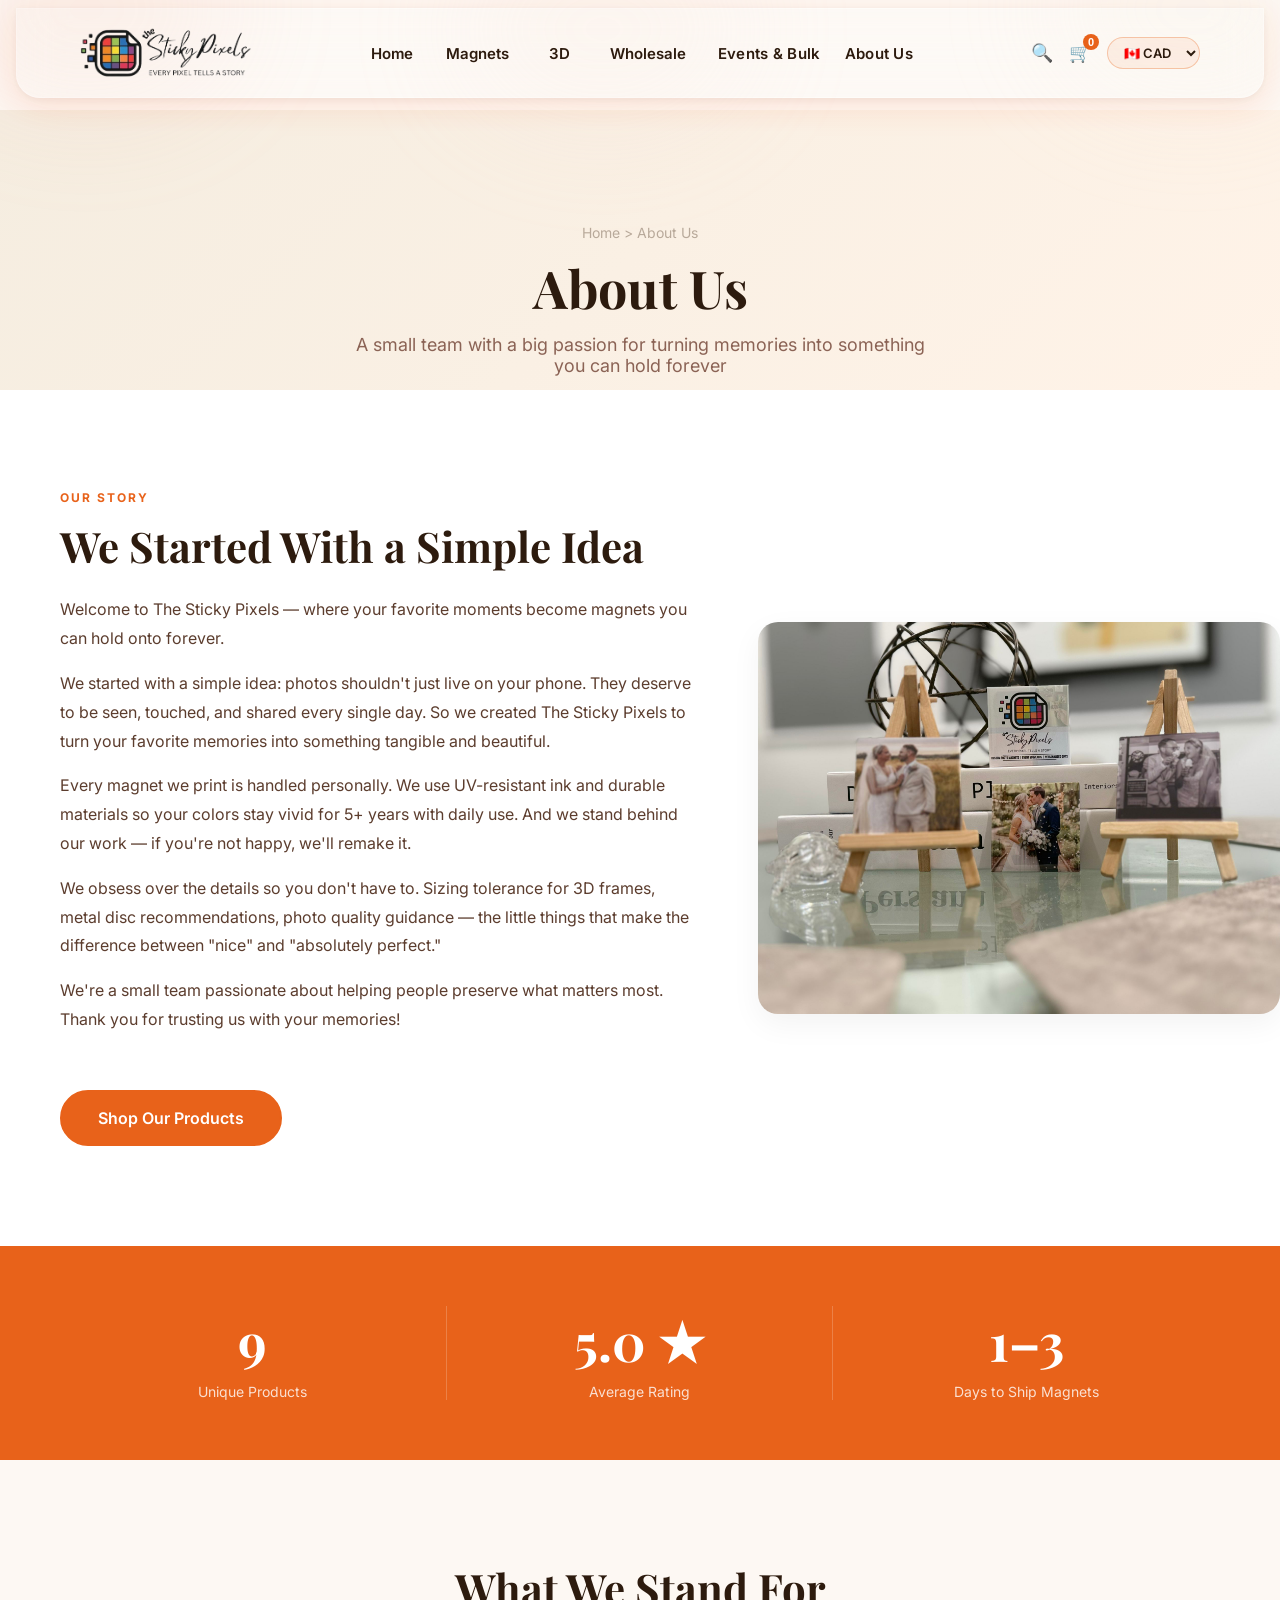
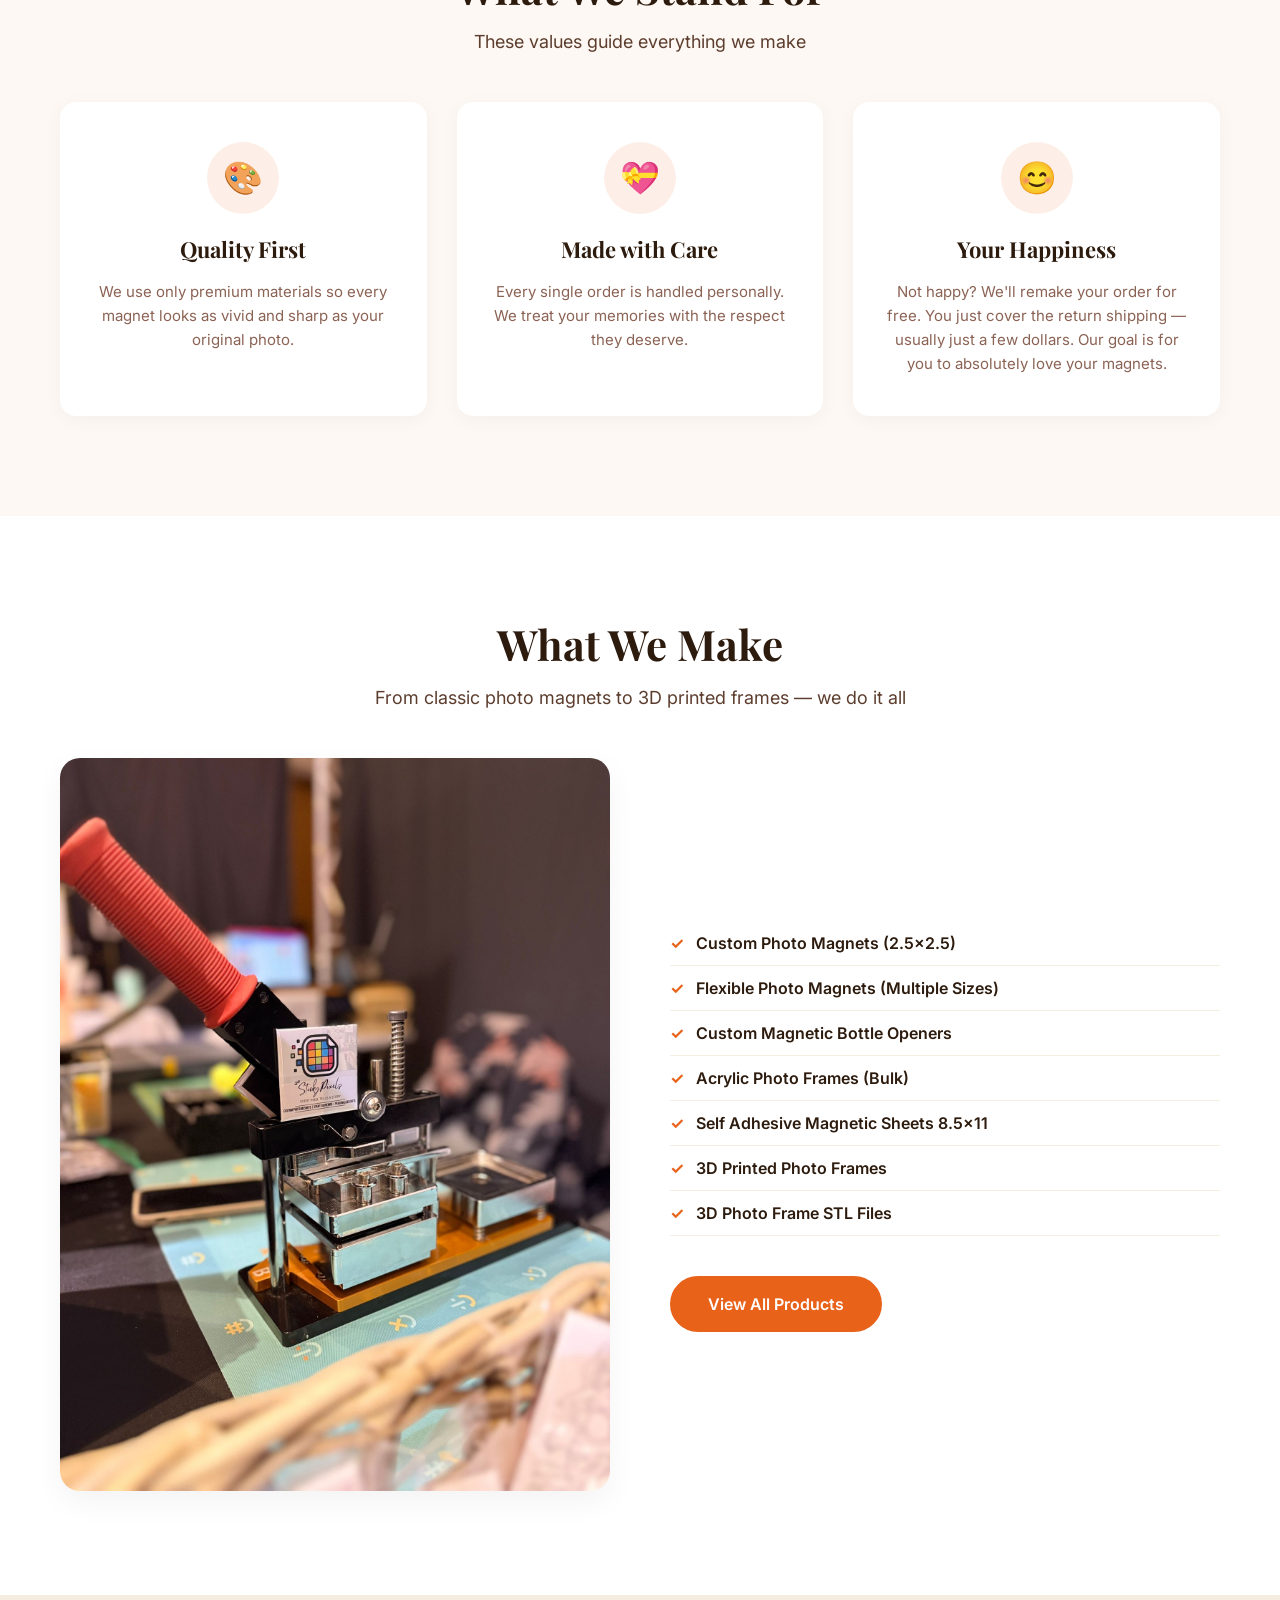
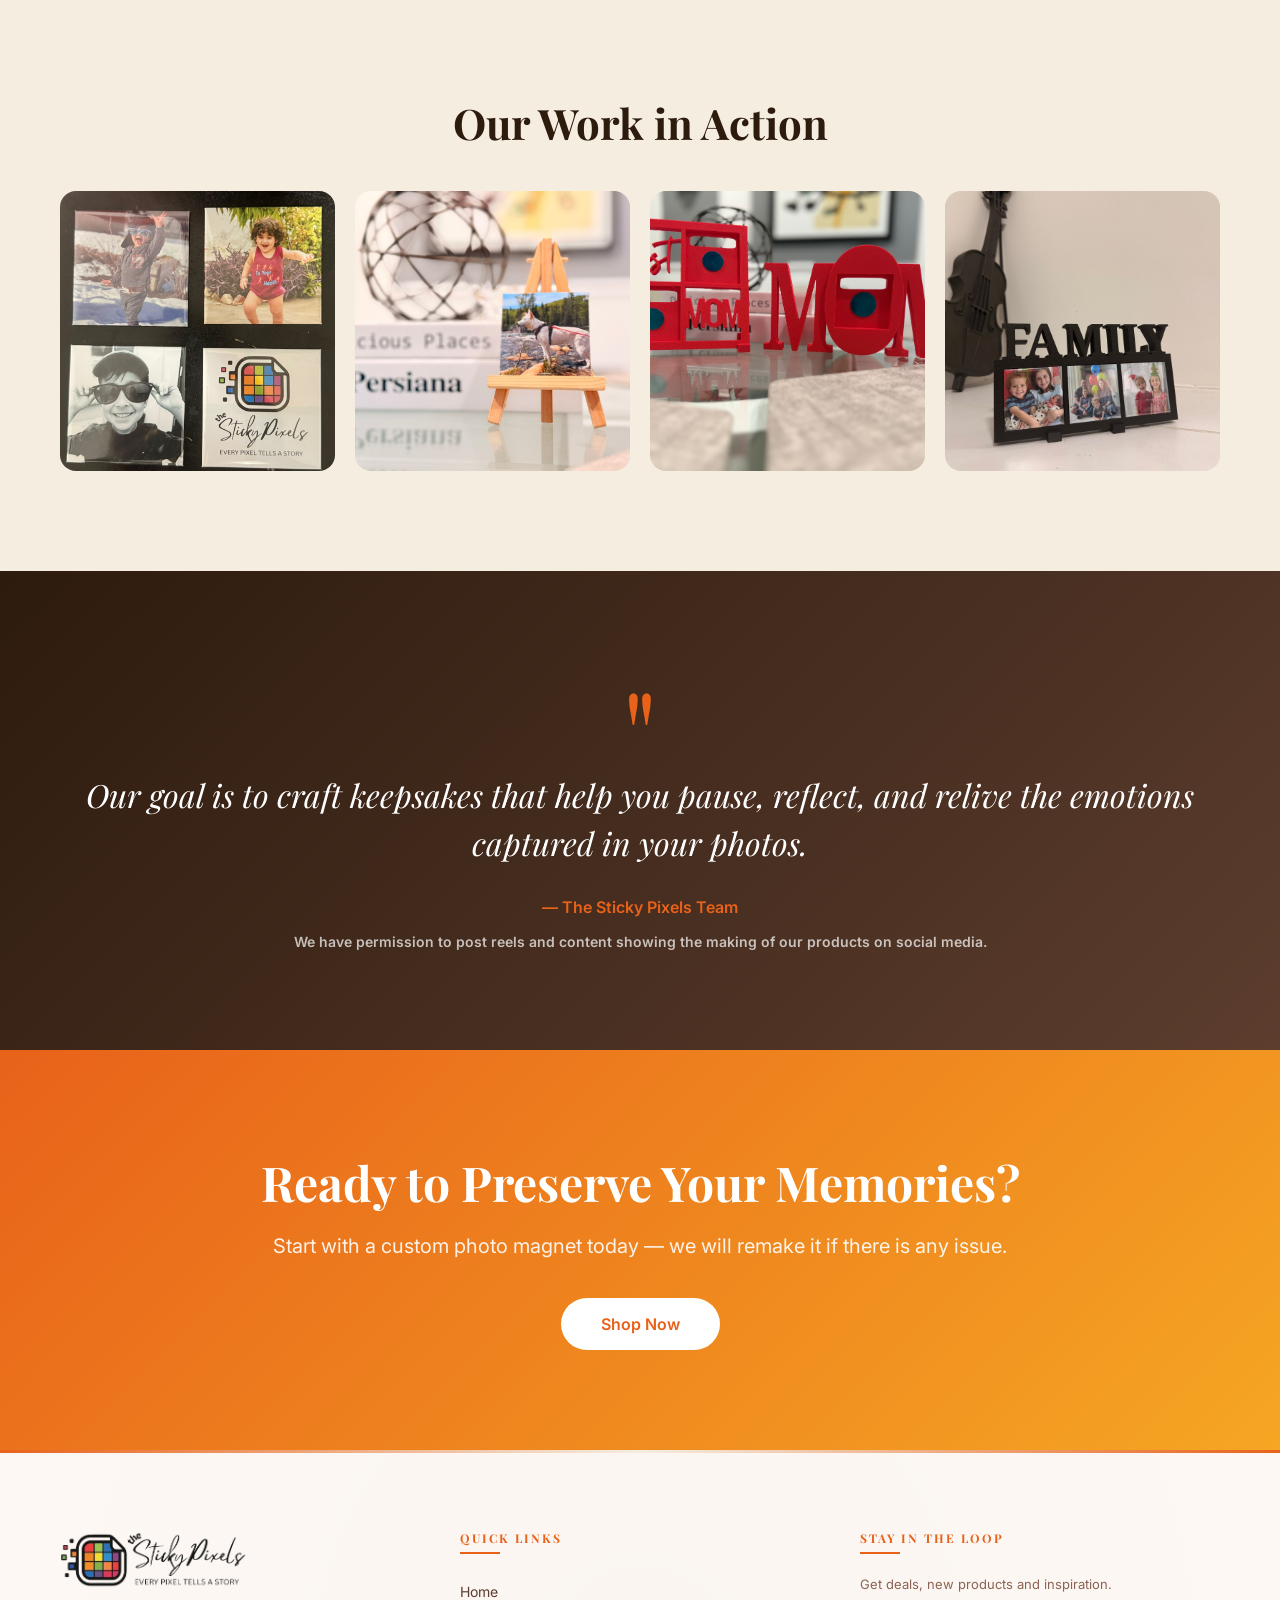
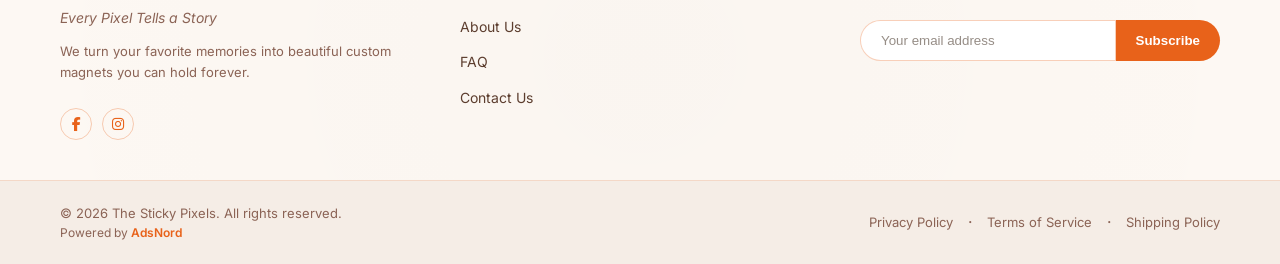
<file: about.html>
<!DOCTYPE html>
<html lang="en">

<head>
  <meta charset="UTF-8">
  <meta name="viewport" content="width=device-width, initial-scale=1.0">
  <title>About Us — The Sticky Pixels</title>
  <!-- Google Fonts -->
  <link rel="preconnect" href="https://fonts.googleapis.com">
  <link rel="preconnect" href="https://fonts.gstatic.com" crossorigin>
  <link
    href="https://fonts.googleapis.com/css2?family=Inter:wght@400;600;700&family=Playfair+Display:wght@700&display=swap"
    rel="stylesheet">
  <!-- Custom CSS -->
  <link rel="stylesheet" href="css/style.css">
  <link rel="stylesheet" href="https://cdnjs.cloudflare.com/ajax/libs/font-awesome/6.4.0/css/all.min.css">
</head>

<body style="background-color: #FDF8F3;">

  <header id="main-header">
    <!-- Aurora background blobs -->
    <div class="aurora-blob blob-1"></div>
    <div class="aurora-blob blob-2"></div>
    <div class="aurora-blob blob-3"></div>

    <!-- Glass nav container -->
    <nav class="navbar">
      <!-- Logo -->
      <div class="nav-logo">
        <img src="images/logo.png" alt="The Sticky Pixels Logo">
      </div>

      <!-- Desktop Nav Links -->
      <ul class="nav-links">
  <li><a href="index.html">Home</a></li>
  <li class="nav-more">
    <button class="more-btn">Magnets</button>
    <ul class="more-dropdown">
      <li><a href="products.html?filter=magnets">2.5x2.5 Magnets</a></li>
      <li><a href="products.html?filter=magnets">Flexible Magnets</a></li>
      <li><a href="products.html?filter=bottle-openers">Bottle Openers</a></li>
    </ul>
  </li>
  <li class="nav-more">
    <button class="more-btn">3D</button>
    <ul class="more-dropdown">
      <li><a href="3d-products.html">3D Printed Frames</a></li>
      <li><a href="3d-products.html">STL Files</a></li>
    </ul>
  </li>
  <li class="nav-more">
    <button class="more-btn">Wholesale</button>
    <ul class="more-dropdown">
      <li><a href="products.html?filter=bulk">Magnetic Sheets</a></li>
      <li><a href="products.html?filter=bulk">Acrylic Frames</a></li>
    </ul>
  </li>
  <li><a href="events-bulk.html">Events &amp; Bulk</a></li>
  <li><a href="about.html">About Us</a></li>
</ul>

      <!-- Right Icons -->
      <div class="nav-icons">
        <button class="icon-btn search-btn" aria-label="Search">🔍</button>
        <button class="icon-btn cart-btn" aria-label="Cart">
          🛒 <span class="cart-badge">0</span>
        </button>
        <div class="currency-switcher">
          <select id="currency-select">
            <option value="CAD" selected>🇨🇦 CAD</option>
            <option value="USD">🇺🇸 USD</option>
            <option value="GBP">🇬🇧 GBP</option>
            <option value="EUR">🇪🇺 EUR</option>
            <option value="AUD">🇦🇺 AUD</option>
            <option value="INR">🇮🇳 INR</option>
          </select>
        </div>
        <!-- Hamburger -->
        <button class="hamburger" id="hamburger" aria-label="Menu">
          <span></span>
          <span></span>
          <span></span>
        </button>
      </div>
    </nav>

    <!-- Mobile Menu -->
            <div class="mobile-menu" id="mobile-menu">
      <button class="mobile-menu-close" 
        id="mobile-menu-close" 
        aria-label="Close menu">✕</button>

      <ul class="mobile-nav-list">

        <li class="mobile-nav-item">
          <a href="index.html" 
            class="mobile-nav-link">Home</a>
        </li>

        <li class="mobile-nav-group">
          <button class="mobile-nav-group-btn" 
            aria-expanded="false">
            <span>Magnets</span>
            <span class="mobile-nav-arrow">▸</span>
          </button>
          <ul class="mobile-nav-sub" 
            aria-hidden="true">
            <li>
              <a href="products.html?filter=magnets" 
                class="mobile-nav-sublink">
                2.5×2.5 Magnets
              </a>
            </li>
            <li>
              <a href="products.html?filter=magnets" 
                class="mobile-nav-sublink">
                Flexible Magnets
              </a>
            </li>
            <li>
              <a href="products.html?filter=bottle-openers" 
                class="mobile-nav-sublink">
                Bottle Openers
              </a>
            </li>
          </ul>
        </li>

        <li class="mobile-nav-group">
          <button class="mobile-nav-group-btn" 
            aria-expanded="false">
            <span>3D</span>
            <span class="mobile-nav-arrow">▸</span>
          </button>
          <ul class="mobile-nav-sub" 
            aria-hidden="true">
            <li>
              <a href="3d-products.html" 
                class="mobile-nav-sublink">
                3D Printed Frames
              </a>
            </li>
            <li>
              <a href="3d-products.html" 
                class="mobile-nav-sublink">
                STL Files
              </a>
            </li>
          </ul>
        </li>

        <li class="mobile-nav-group">
          <button class="mobile-nav-group-btn" 
            aria-expanded="false">
            <span>Wholesale</span>
            <span class="mobile-nav-arrow">▸</span>
          </button>
          <ul class="mobile-nav-sub" 
            aria-hidden="true">
            <li>
              <a href="products.html?filter=bulk" 
                class="mobile-nav-sublink">
                Magnetic Sheets
              </a>
            </li>
            <li>
              <a href="products.html?filter=bulk" 
                class="mobile-nav-sublink">
                Acrylic Frames
              </a>
            </li>
          </ul>
        </li>

        <li class="mobile-nav-item">
          <a href="events-bulk.html" 
            class="mobile-nav-link">
            Events & Bulk
          </a>
        </li>

        <li class="mobile-nav-item">
          <a href="about.html" 
            class="mobile-nav-link">
            About Us
          </a>
        </li>

      </ul>

      <div class="mobile-menu-footer">
        <a href="contact.html" 
          class="mobile-contact-btn">
          Contact Us
        </a>
      </div>

    </div>
  </header>

  <main>
    <!-- SECTION 1 — PAGE HERO BANNER -->
    <section class="page-hero-banner fade-in-up">
      <div class="container text-center">
        <div class="breadcrumb">Home > About Us</div>
        <h1 class="page-title">About Us</h1>
        <p class="page-subtitle">A small team with a big passion for turning memories into something you can hold
          forever</p>
      </div>
    </section>

    <!-- SECTION 2 — OUR STORY -->
    <section class="our-story-section fade-in-up">
      <div class="container our-story-grid">
        <div class="story-content">
          <div class="story-label">OUR STORY</div>
          <h2 class="story-heading">We Started With a Simple Idea</h2>
          <p>Welcome to The Sticky Pixels — where your favorite moments become magnets you can hold onto forever.</p>
          <p>We started with a simple idea: photos shouldn't just live on your phone. They deserve to be seen, touched, and shared every single day. So we created The Sticky Pixels to turn your favorite memories into something tangible and beautiful.</p>
          <p>Every magnet we print is handled personally. We use UV-resistant ink and durable materials so your colors stay vivid for 5+ years with daily use. And we stand behind our work — if you're not happy, we'll remake it.</p>
          <p>We obsess over the details so you don't have to. Sizing tolerance for 3D frames, metal disc recommendations, photo quality guidance — the little things that make the difference between "nice" and "absolutely perfect."</p>
          <p>We're a small team passionate about helping people preserve what matters most. Thank you for trusting us with your memories!</p>
          <a href="products.html" class="btn btn-primary mt-40">Shop Our Products</a>
        </div>
        <div class="story-image-wrap">
          <img src="images/image15.jpeg" alt="Our Story" class="story-main-img">
        </div>
      </div>
    </section>

    <!-- SECTION 3 — STATS ROW -->
    <section class="stats-section fade-in-up">
      <div class="container stats-grid" style="grid-template-columns: repeat(3, 1fr);">
        <div class="stat-item">
          <div class="stat-num">9</div>
          <div class="stat-label">Unique Products</div>
        </div>
        <div class="stat-item">
          <div class="stat-num">5.0 ★</div>
          <div class="stat-label">Average Rating</div>
        </div>
        <div class="stat-item">
          <div class="stat-num">1–3</div>
          <div class="stat-label">Days to Ship Magnets</div>
        </div>
      </div>
    </section>

    <!-- SECTION 4 — OUR VALUES -->
    <section class="values-section fade-in-up">
      <div class="container">
        <h2 class="section-title">What We Stand For</h2>
        <p class="section-subtitle">These values guide everything we make</p>
        <div class="values-grid">
          <div class="value-card">
            <div class="value-icon">🎨</div>
            <h3 class="value-title">Quality First</h3>
            <p class="value-desc">We use only premium materials so every magnet looks as vivid and sharp as your
              original photo.</p>
          </div>
          <div class="value-card">
            <div class="value-icon">💝</div>
            <h3 class="value-title">Made with Care</h3>
            <p class="value-desc">Every single order is handled personally. We treat your memories with the respect they
              deserve.</p>
          </div>
          <div class="value-card">
            <div class="value-icon">😊</div>
            <h3 class="value-title">Your Happiness</h3>
            <p class="value-desc">Not happy? We'll remake your order for free. You just cover the return shipping — usually just a few dollars. Our goal is for you to absolutely love your magnets.</p>
          </div>
        </div>
      </div>
    </section>

    <!-- SECTION 5 — OUR PRODUCTS OVERVIEW -->
    <section class="products-overview-section fade-in-up">
      <div class="container">
        <h2 class="section-title">What We Make</h2>
        <p class="section-subtitle">From classic photo magnets to 3D printed frames — we do it all</p>
        <div class="overview-grid">
          <div class="overview-image">
            <img src="images/image19.jpeg" alt="Our Products Machine">
          </div>
          <div class="overview-content">
            <ul class="overview-list">
              <li><span class="check">✓</span> <span class="item-name">Custom Photo Magnets (2.5x2.5)</span></li>
              <li><span class="check">✓</span> <span class="item-name">Flexible Photo Magnets (Multiple Sizes)</span>
              </li>
              <li><span class="check">✓</span> <span class="item-name">Custom Magnetic Bottle Openers</span></li>
              <li><span class="check">✓</span> <span class="item-name">Acrylic Photo Frames (Bulk)</span></li>
              <li><span class="check">✓</span> <span class="item-name">Self Adhesive Magnetic Sheets 8.5x11</span></li>
              <li><span class="check">✓</span> <span class="item-name">3D Printed Photo Frames</span></li>
              <li><span class="check">✓</span> <span class="item-name">3D Photo Frame STL Files</span></li>
            </ul>
            <a href="products.html" class="btn btn-primary mt-40">View All Products</a>
          </div>
        </div>
      </div>
    </section>

    <!-- SECTION 6 — PHOTO GALLERY STRIP -->
    <section class="about-gallery-section fade-in-up">
      <div class="container text-center">
        <h2 class="section-title">Our Work in Action</h2>
      </div>
      <div class="container about-gallery-grid mt-40">
        <img src="images/image17.jpeg" alt="Gallery 1">
        <img src="images/image11.jpeg" alt="Gallery 2">
        <img src="images/image4.jpeg" alt="Gallery 3">
        <img src="images/image3.jpeg" alt="Gallery 4">
      </div>
    </section>

    <!-- SECTION 7 — MISSION STATEMENT -->
    <section class="mission-section fade-in-up">
      <div class="container text-center mission-content">
        <div class="quote-icon">"</div>
        <p class="mission-quote">Our goal is to craft keepsakes that help you pause, reflect, and relive the emotions
          captured in your photos.</p>
        <p class="mission-author">— The Sticky Pixels Team</p>
        <p class="mission-author" style="margin-top: 16px; font-size: 14px; color: rgba(255,255,255,0.7);">We have permission to post reels and content showing the making of our products on social media.</p>
      </div>
    </section>

    <!-- SECTION 8 — CTA BANNER -->
    <section class="cta-section fade-in-up">
      <div class="container text-center">
        <h2 class="cta-title">Ready to Preserve Your Memories?</h2>
        <p class="cta-subtitle">Start with a custom photo magnet today — we will remake it if there is any issue.</p>
        <a href="products.html" class="btn btn-cta">Shop Now</a>
      </div>
    </section>
  </main>

  <!-- Custom JS -->
  <script src="js/main.js"></script>

    <footer id="main-footer">
    <div class="footer-top-border"></div>

    <div class="footer-container">

      <!-- Column 1: Brand -->
      <div class="footer-col footer-brand">
        <img src="images/logo.png" alt="The Sticky Pixels" class="footer-logo">
        <p class="footer-tagline">Every Pixel Tells a Story</p>
        <p class="footer-desc">We turn your favorite memories into beautiful custom magnets you can hold forever.</p>
        <div class="footer-socials">
          <a href="https://www.facebook.com/profile.php?id=61581563886199&mibextid=wwXIfr" target="_blank" aria-label="Facebook">
            <i class="fab fa-facebook-f"></i>
          </a>
          <a href="https://www.instagram.com/thestickypixels?igsh=MW53MmdnZXl3NDFvMw%3D%3D&utm_source=qr" target="_blank" aria-label="Instagram">
            <i class="fab fa-instagram"></i>
          </a>
        </div>
      </div>

      <!-- Column 2: Quick Links -->
      <div class="footer-col">
        <h4 class="footer-heading">Quick Links</h4>
        <ul class="footer-links">
          <li><a href="index.html">Home</a></li>
          <li><a href="about.html">About Us</a></li>
          <li><a href="faq.html">FAQ</a></li>
          <li><a href="contact.html">Contact Us</a></li>
        </ul>
      </div>

      <!-- Column 3: Newsletter -->
      <div class="footer-col">
        <h4 class="footer-heading">Stay in the Loop</h4>
        <p class="footer-desc">Get deals, new products and inspiration.</p>
        <div class="newsletter-form">
          <input type="email" placeholder="Your email address">
          <button type="button">Subscribe</button>
        </div>
      </div>

    </div>

    <!-- Bottom Bar -->
    <div class="footer-bottom">
      <div class="footer-container">
        <div>
          <p>&#169; 2026 The Sticky Pixels. All rights reserved.</p>
          <p style="font-size:12px; color:#8B6355; margin-top:4px;">
            Powered by <a href="https://adsnord.com/" target="_blank" style="color:#E8621A; text-decoration:none; font-weight:600;">AdsNord</a>
          </p>
        </div>
        <div class="footer-bottom-links">
          <a href="privacy-policy.html">Privacy Policy</a>
          <span>&#183;</span>
          <a href="terms-of-service.html">Terms of Service</a>
          <span>&#183;</span>
          <a href="shipping-policy.html">Shipping Policy</a>
        </div>
      </div>
    </div>
  </footer>

</body>

</html>
</file>
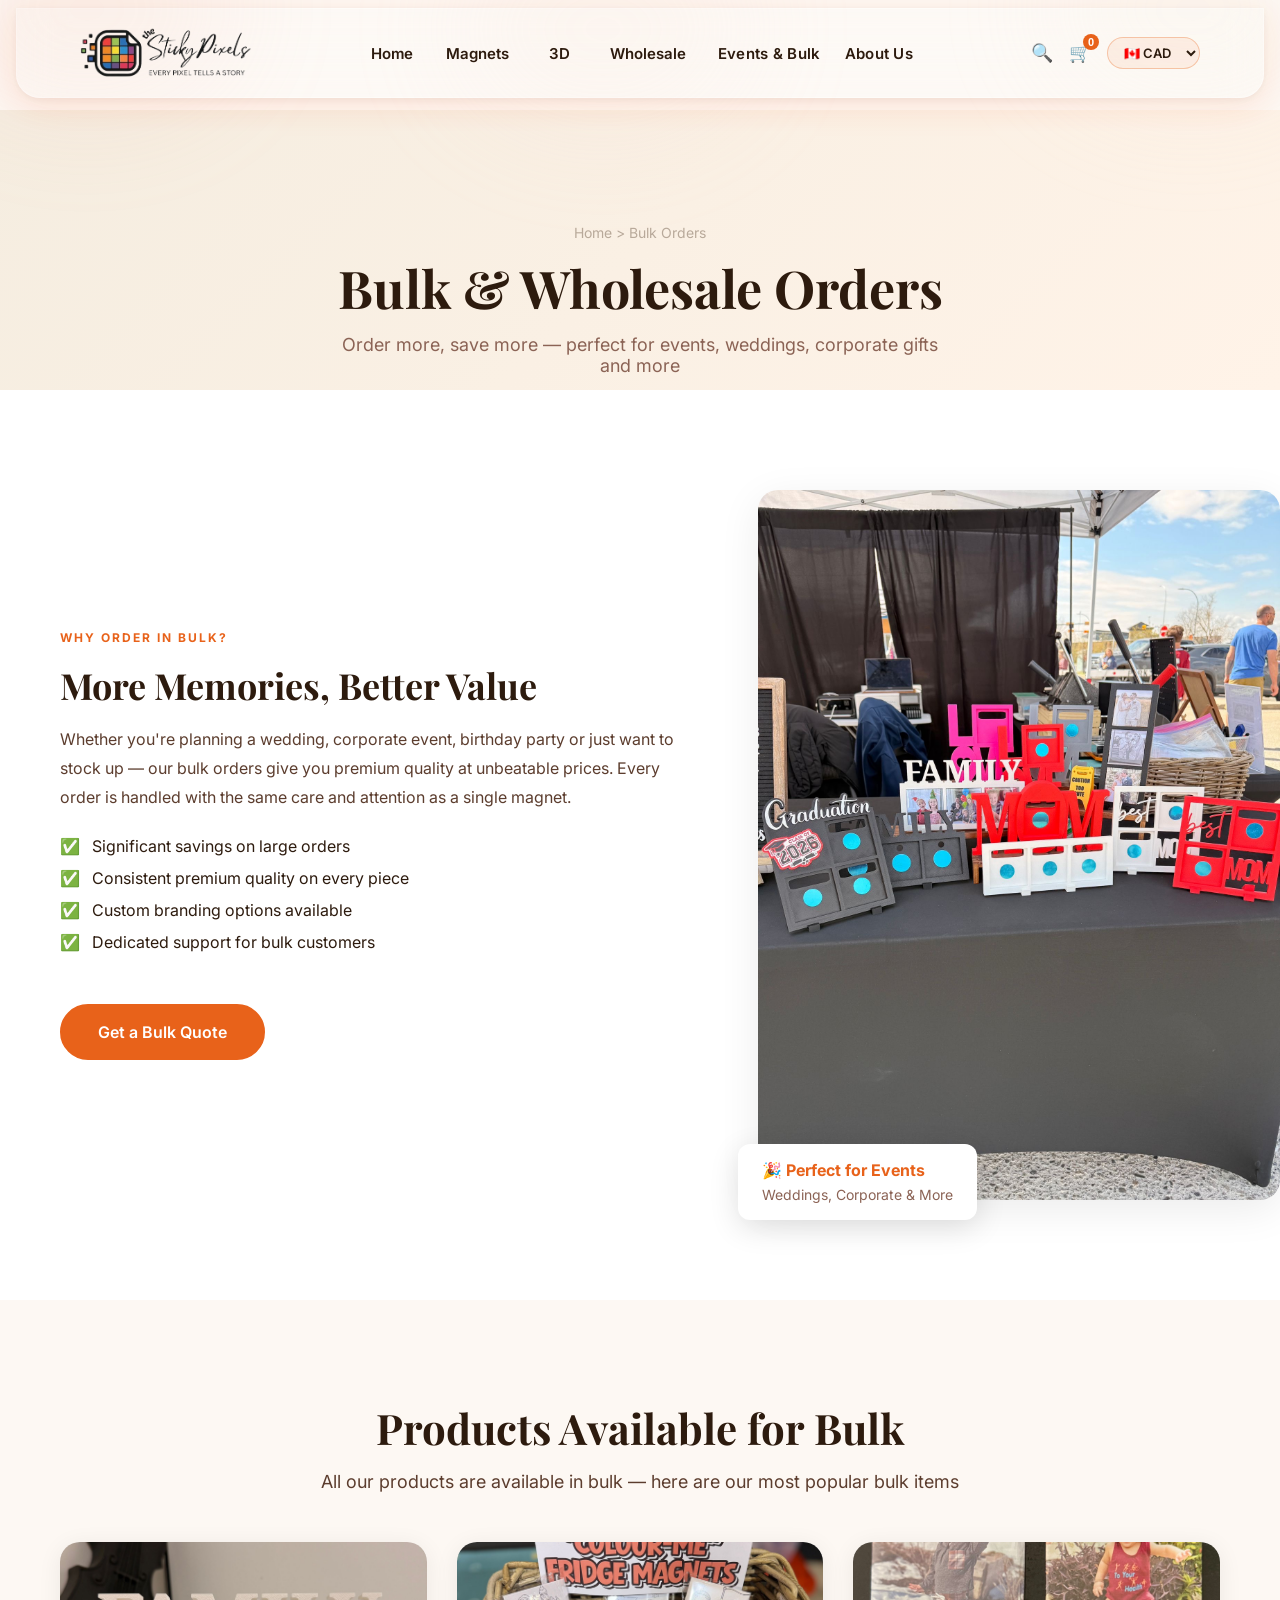
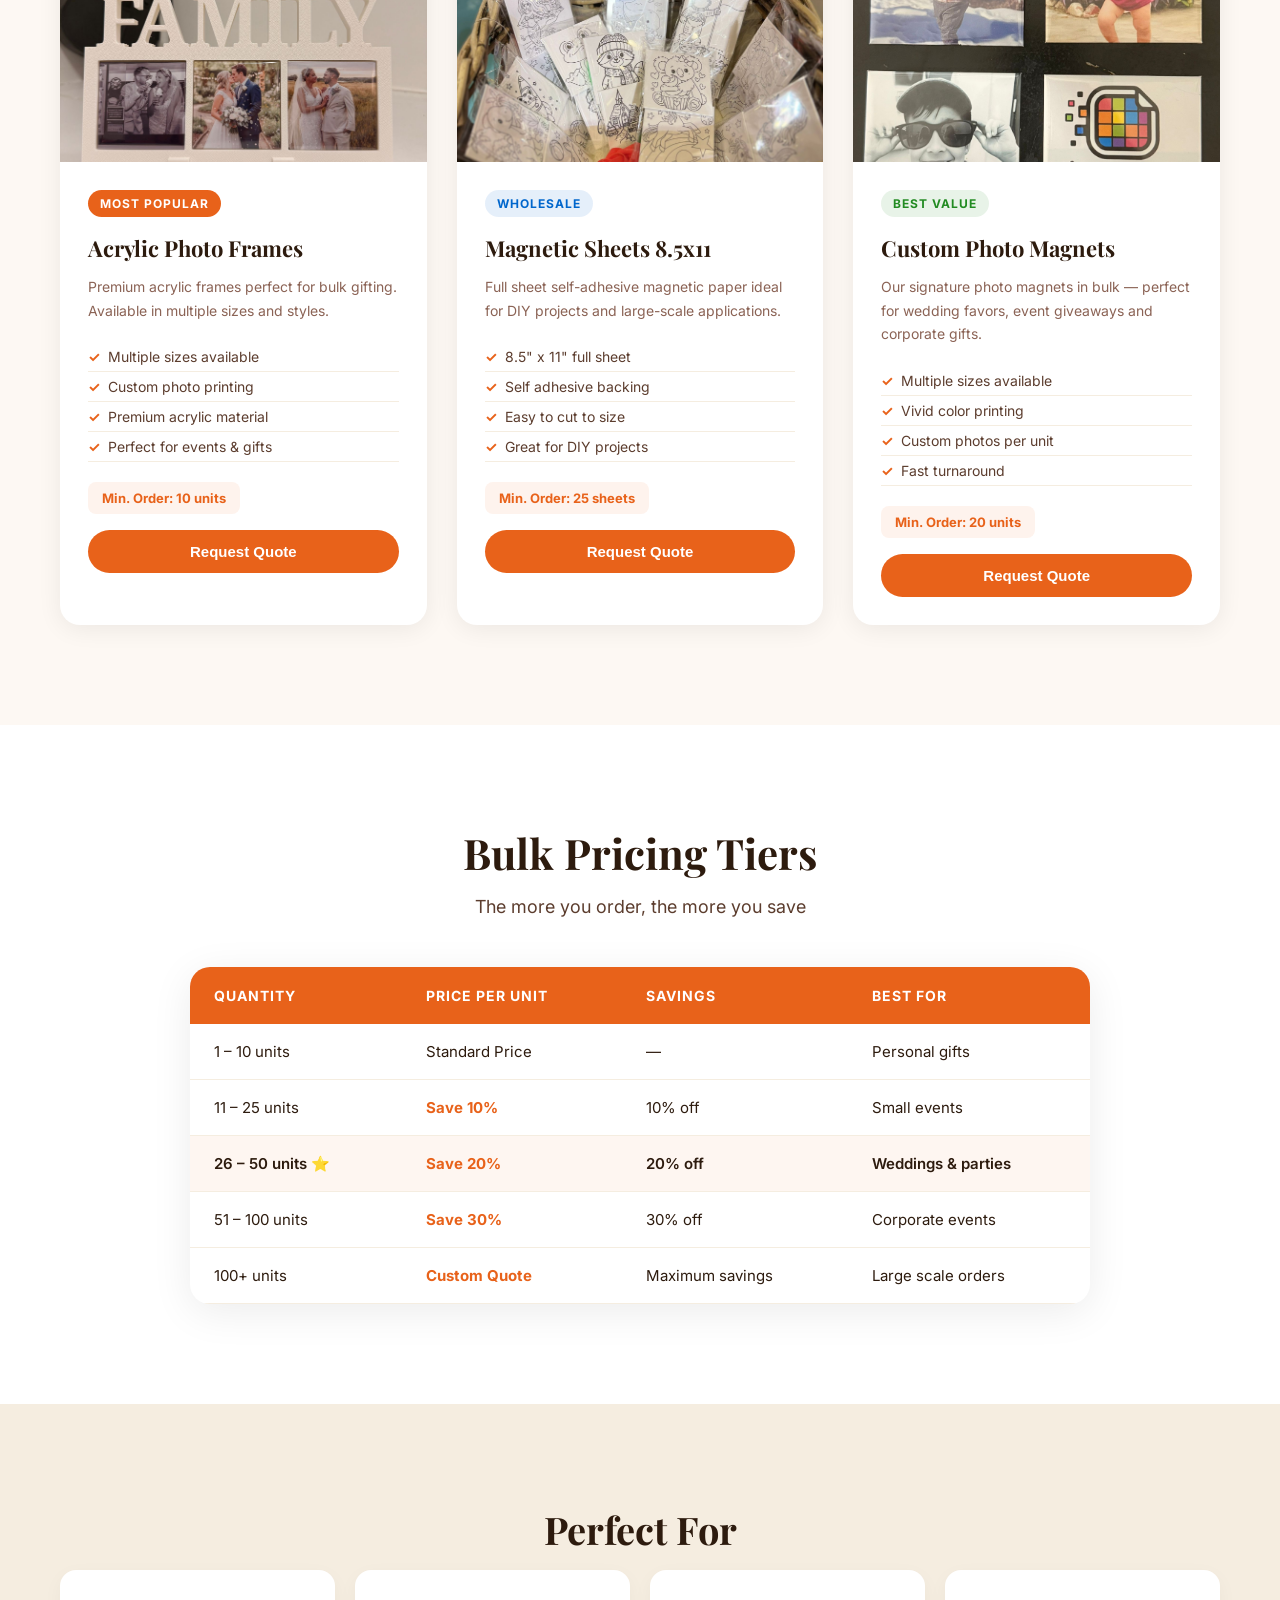
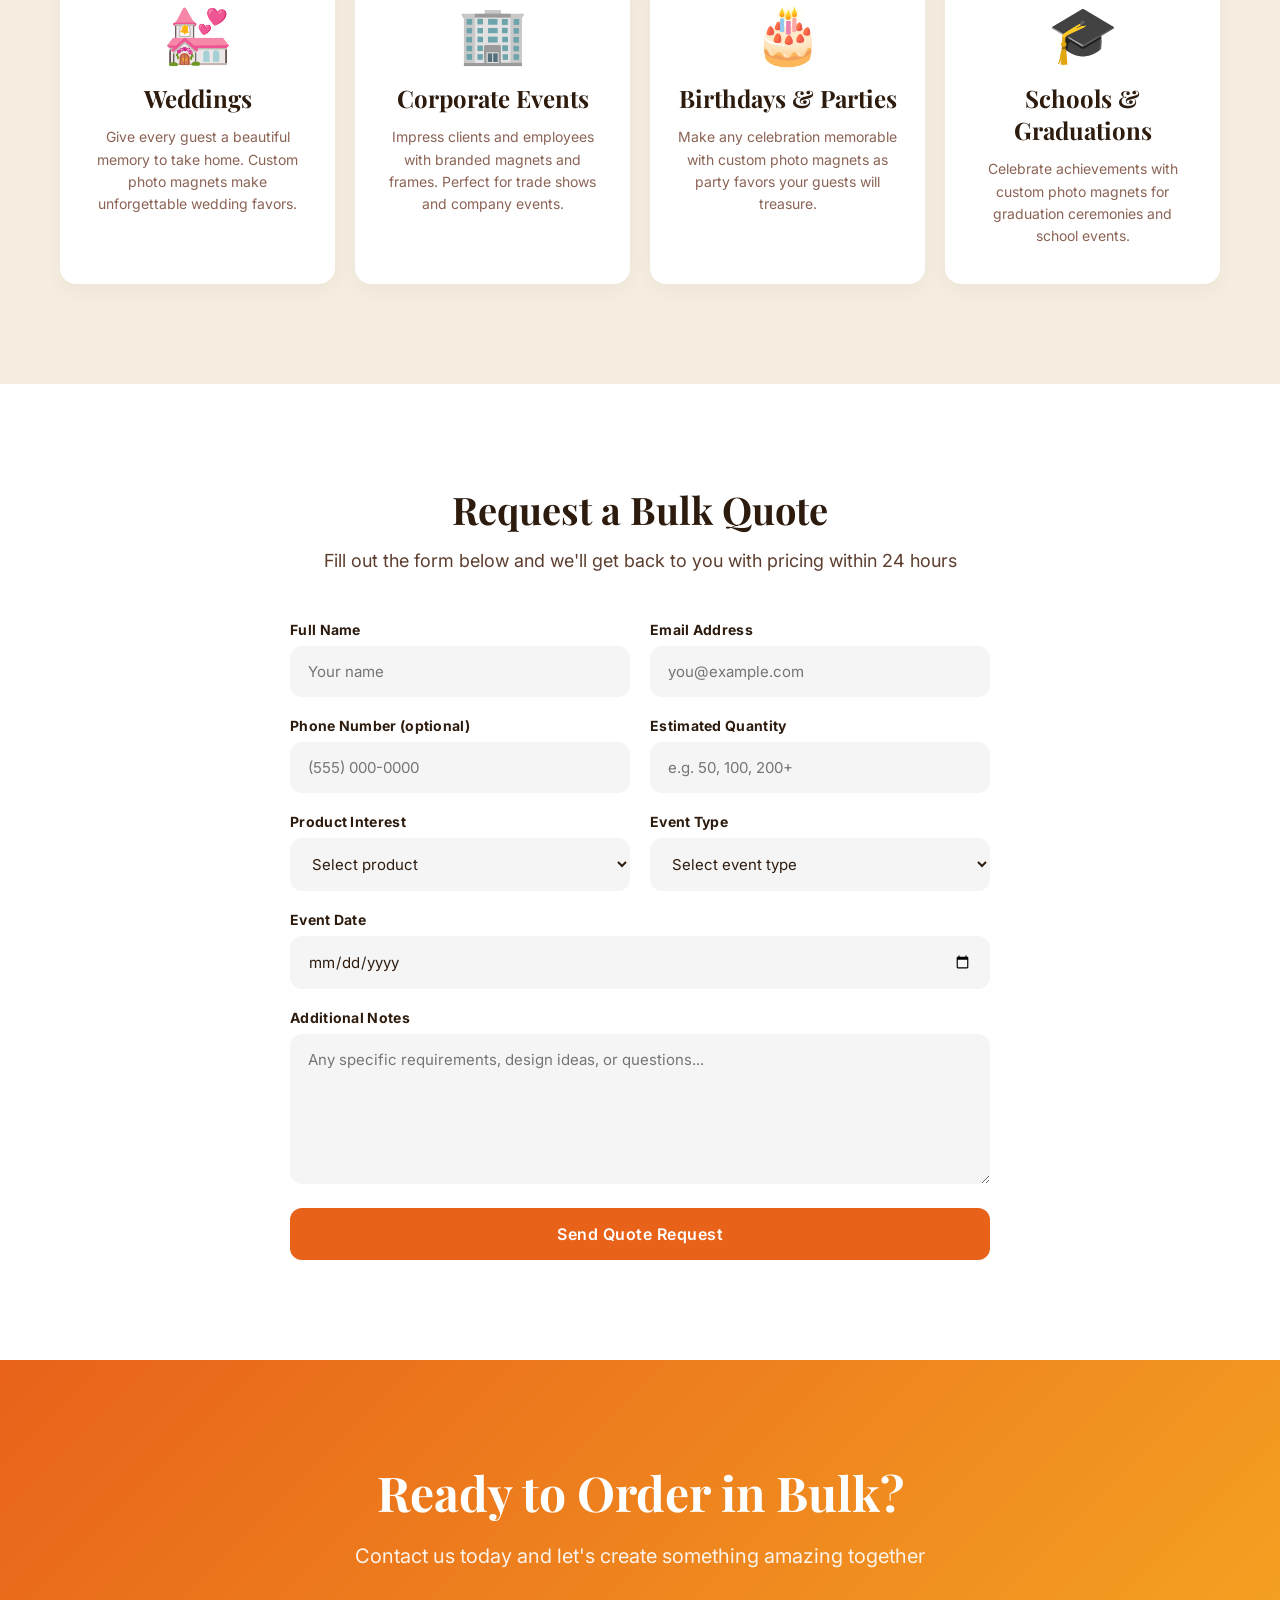
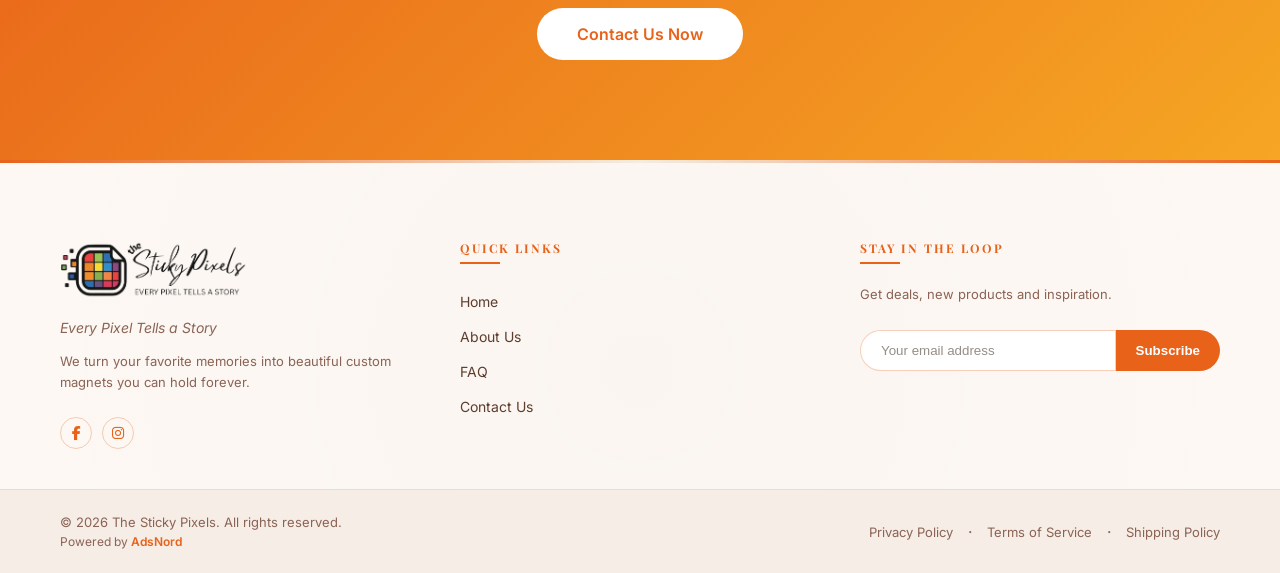
<file: bulk-orders.html>
<!DOCTYPE html>
<html lang="en">

<head>
  <meta charset="UTF-8">
  <meta name="viewport" content="width=device-width, initial-scale=1.0">
  <title>Bulk & Wholesale Orders — The Sticky Pixels</title>
  <!-- Google Fonts -->
  <link rel="preconnect" href="https://fonts.googleapis.com">
  <link rel="preconnect" href="https://fonts.gstatic.com" crossorigin>
  <link
    href="https://fonts.googleapis.com/css2?family=Inter:wght@400;600;700&family=Playfair+Display:wght@700&display=swap"
    rel="stylesheet">
  <!-- Custom CSS -->
  <link rel="stylesheet" href="css/style.css">
  <link rel="stylesheet" href="https://cdnjs.cloudflare.com/ajax/libs/font-awesome/6.4.0/css/all.min.css">
</head>

<body style="background-color: #FDF8F3;">

  <header id="main-header">
    <!-- Aurora background blobs -->
    <div class="aurora-blob blob-1"></div>
    <div class="aurora-blob blob-2"></div>
    <div class="aurora-blob blob-3"></div>

    <!-- Glass nav container -->
    <nav class="navbar">
      <!-- Logo -->
      <div class="nav-logo">
        <img src="images/logo.png" alt="The Sticky Pixels Logo">
      </div>

      <!-- Desktop Nav Links -->
            <ul class="nav-links">
  <li><a href="index.html">Home</a></li>
  <li class="nav-more">
    <button class="more-btn">Magnets</button>
    <ul class="more-dropdown">
      <li><a href="products.html?filter=magnets">2.5x2.5 Magnets</a></li>
      <li><a href="products.html?filter=magnets">Flexible Magnets</a></li>
      <li><a href="products.html?filter=bottle-openers">Bottle Openers</a></li>
    </ul>
  </li>
  <li class="nav-more">
    <button class="more-btn">3D</button>
    <ul class="more-dropdown">
      <li><a href="3d-products.html">3D Printed Frames</a></li>
      <li><a href="3d-products.html">STL Files</a></li>
    </ul>
  </li>
  <li class="nav-more">
    <button class="more-btn">Wholesale</button>
    <ul class="more-dropdown">
      <li><a href="products.html?filter=bulk">Magnetic Sheets</a></li>
      <li><a href="products.html?filter=bulk">Acrylic Frames</a></li>
    </ul>
  </li>
  <li><a href="events-bulk.html">Events &amp; Bulk</a></li>
  <li><a href="about.html">About Us</a></li>
</ul>

      <!-- Right Icons -->
      <div class="nav-icons">
        <button class="icon-btn search-btn" aria-label="Search">🔍</button>
        <button class="icon-btn cart-btn" aria-label="Cart">
          🛒 <span class="cart-badge">0</span>
        </button>
        <div class="currency-switcher">
          <select id="currency-select">
            <option value="CAD" selected>🇨🇦 CAD</option>
            <option value="USD">🇺🇸 USD</option>
            <option value="GBP">🇬🇧 GBP</option>
            <option value="EUR">🇪🇺 EUR</option>
            <option value="AUD">🇦🇺 AUD</option>
            <option value="INR">🇮🇳 INR</option>
          </select>
        </div>
        <!-- Hamburger -->
        <button class="hamburger" id="hamburger" aria-label="Menu">
          <span></span>
          <span></span>
          <span></span>
        </button>
      </div>
    </nav>

    <!-- Mobile Menu -->
                <div class="mobile-menu" id="mobile-menu">
      <button class="mobile-menu-close" 
        id="mobile-menu-close" 
        aria-label="Close menu">✕</button>

      <ul class="mobile-nav-list">

        <li class="mobile-nav-item">
          <a href="index.html" 
            class="mobile-nav-link">Home</a>
        </li>

        <li class="mobile-nav-group">
          <button class="mobile-nav-group-btn" 
            aria-expanded="false">
            <span>Magnets</span>
            <span class="mobile-nav-arrow">▸</span>
          </button>
          <ul class="mobile-nav-sub" 
            aria-hidden="true">
            <li>
              <a href="products.html?filter=magnets" 
                class="mobile-nav-sublink">
                2.5×2.5 Magnets
              </a>
            </li>
            <li>
              <a href="products.html?filter=magnets" 
                class="mobile-nav-sublink">
                Flexible Magnets
              </a>
            </li>
            <li>
              <a href="products.html?filter=bottle-openers" 
                class="mobile-nav-sublink">
                Bottle Openers
              </a>
            </li>
          </ul>
        </li>

        <li class="mobile-nav-group">
          <button class="mobile-nav-group-btn" 
            aria-expanded="false">
            <span>3D</span>
            <span class="mobile-nav-arrow">▸</span>
          </button>
          <ul class="mobile-nav-sub" 
            aria-hidden="true">
            <li>
              <a href="3d-products.html" 
                class="mobile-nav-sublink">
                3D Printed Frames
              </a>
            </li>
            <li>
              <a href="3d-products.html" 
                class="mobile-nav-sublink">
                STL Files
              </a>
            </li>
          </ul>
        </li>

        <li class="mobile-nav-group">
          <button class="mobile-nav-group-btn" 
            aria-expanded="false">
            <span>Wholesale</span>
            <span class="mobile-nav-arrow">▸</span>
          </button>
          <ul class="mobile-nav-sub" 
            aria-hidden="true">
            <li>
              <a href="products.html?filter=bulk" 
                class="mobile-nav-sublink">
                Magnetic Sheets
              </a>
            </li>
            <li>
              <a href="products.html?filter=bulk" 
                class="mobile-nav-sublink">
                Acrylic Frames
              </a>
            </li>
          </ul>
        </li>

        <li class="mobile-nav-item">
          <a href="events-bulk.html" 
            class="mobile-nav-link">
            Events & Bulk
          </a>
        </li>

        <li class="mobile-nav-item">
          <a href="about.html" 
            class="mobile-nav-link">
            About Us
          </a>
        </li>

      </ul>

      <div class="mobile-menu-footer">
        <a href="contact.html" 
          class="mobile-contact-btn">
          Contact Us
        </a>
      </div>

    </div>
  </header>

  <main>
    <!-- SECTION 1 — PAGE HERO BANNER -->
    <section class="page-hero-banner fade-in-up">
      <div class="container text-center">
        <div class="breadcrumb">Home > Bulk Orders</div>
        <h1 class="page-title">Bulk & Wholesale Orders</h1>
        <p class="page-subtitle">Order more, save more — perfect for events, weddings, corporate gifts and more</p>
      </div>
    </section>

    <!-- SECTION 2 — INTRO TWO COLUMN -->
    <section class="bulk-intro-section fade-in-up">
      <div class="container">
        <div class="bulk-intro-grid">
          <div class="bulk-intro-content">
            <div class="contact-label">WHY ORDER IN BULK?</div>
            <h2 class="contact-heading">More Memories, Better Value</h2>
            <p class="contact-subtext" style="margin-bottom: 24px; color: #5C3D2E; line-height: 1.8;">Whether you're planning a wedding, corporate event, birthday party or just want to stock up — our bulk orders give you premium quality at unbeatable prices. Every order is handled with the same care and attention as a single magnet.</p>
            <ul class="bulk-benefits-list">
              <li><span>✅</span> Significant savings on large orders</li>
              <li><span>✅</span> Consistent premium quality on every piece</li>
              <li><span>✅</span> Custom branding options available</li>
              <li><span>✅</span> Dedicated support for bulk customers</li>
            </ul>
            <a href="contact.html" class="btn btn-primary mt-40">Get a Bulk Quote</a>
          </div>
          <div class="bulk-intro-image-wrap">
            <img src="images/image0 (1).jpeg" alt="Bulk Orders" class="bulk-intro-img">
            <div class="bulk-floating-badge">
              <strong>🎉 Perfect for Events</strong>
              <span>Weddings, Corporate & More</span>
            </div>
          </div>
        </div>
      </div>
    </section>

    <!-- SECTION 3 — BULK PRODUCTS -->
    <section class="bulk-products-section fade-in-up">
      <div class="container text-center">
        <h2 class="section-title" style="font-family: 'Playfair Display', serif; font-size: 42px;">Products Available for Bulk</h2>
        <p class="section-subtitle mb-60">All our products are available in bulk — here are our most popular bulk items</p>
        
        <div class="bulk-cards-grid">
          <!-- Card 1 -->
          <div class="bulk-card">
            <img src="images/image5.jpeg" alt="Acrylic Photo Frames" loading="lazy">
            <div class="bulk-card-body text-left">
              <span class="bulk-badge badge-orange">Most Popular</span>
              <h3 class="bulk-card-title">Acrylic Photo Frames</h3>
              <p class="bulk-card-desc">Premium acrylic frames perfect for bulk gifting. Available in multiple sizes and styles.</p>
              <ul class="bulk-features">
                <li>Multiple sizes available</li>
                <li>Custom photo printing</li>
                <li>Premium acrylic material</li>
                <li>Perfect for events & gifts</li>
              </ul>
              <div class="bulk-min-order">Min. Order: 10 units</div>
              <button class="btn-quote">Request Quote</button>
            </div>
          </div>

          <!-- Card 2 -->
          <div class="bulk-card">
            <img src="images/image8.jpeg" alt="Magnetic Sheets 8.5x11" loading="lazy">
            <div class="bulk-card-body text-left">
              <span class="bulk-badge badge-blue">Wholesale</span>
              <h3 class="bulk-card-title">Magnetic Sheets 8.5x11</h3>
              <p class="bulk-card-desc">Full sheet self-adhesive magnetic paper ideal for DIY projects and large-scale applications.</p>
              <ul class="bulk-features">
                <li>8.5" x 11" full sheet</li>
                <li>Self adhesive backing</li>
                <li>Easy to cut to size</li>
                <li>Great for DIY projects</li>
              </ul>
              <div class="bulk-min-order">Min. Order: 25 sheets</div>
              <button class="btn-quote">Request Quote</button>
            </div>
          </div>

          <!-- Card 3 -->
          <div class="bulk-card">
            <img src="images/image17.jpeg" alt="Custom Photo Magnets" loading="lazy">
            <div class="bulk-card-body text-left">
              <span class="bulk-badge badge-green">Best Value</span>
              <h3 class="bulk-card-title">Custom Photo Magnets</h3>
              <p class="bulk-card-desc">Our signature photo magnets in bulk — perfect for wedding favors, event giveaways and corporate gifts.</p>
              <ul class="bulk-features">
                <li>Multiple sizes available</li>
                <li>Vivid color printing</li>
                <li>Custom photos per unit</li>
                <li>Fast turnaround</li>
              </ul>
              <div class="bulk-min-order">Min. Order: 20 units</div>
              <button class="btn-quote">Request Quote</button>
            </div>
          </div>
        </div>
      </div>
    </section>

    <!-- SECTION 4 — PRICING TIERS TABLE -->
    <section class="bulk-pricing-section fade-in-up" style="background: white; padding: 100px 0;">
      <div class="container text-center">
        <h2 class="section-title" style="font-family: 'Playfair Display', serif; font-size: 42px;">Bulk Pricing Tiers</h2>
        <p class="section-subtitle mb-60">The more you order, the more you save</p>
        
        <div class="pricing-table-wrap">
          <table class="pricing-table">
            <thead>
              <tr>
                <th>Quantity</th>
                <th>Price Per Unit</th>
                <th>Savings</th>
                <th>Best For</th>
              </tr>
            </thead>
            <tbody>
              <tr>
                <td data-label="Quantity">1 – 10 units</td>
                <td data-label="Price Per Unit">Standard Price</td>
                <td data-label="Savings">—</td>
                <td data-label="Best For">Personal gifts</td>
              </tr>
              <tr>
                <td data-label="Quantity">11 – 25 units</td>
                <td data-label="Price Per Unit" class="price-highlight">Save 10%</td>
                <td data-label="Savings">10% off</td>
                <td data-label="Best For">Small events</td>
              </tr>
              <tr class="featured-row">
                <td data-label="Quantity">26 – 50 units ⭐</td>
                <td data-label="Price Per Unit" class="price-highlight">Save 20%</td>
                <td data-label="Savings">20% off</td>
                <td data-label="Best For">Weddings & parties</td>
              </tr>
              <tr>
                <td data-label="Quantity">51 – 100 units</td>
                <td data-label="Price Per Unit" class="price-highlight">Save 30%</td>
                <td data-label="Savings">30% off</td>
                <td data-label="Best For">Corporate events</td>
              </tr>
              <tr>
                <td data-label="Quantity">100+ units</td>
                <td data-label="Price Per Unit" class="price-highlight">Custom Quote</td>
                <td data-label="Savings">Maximum savings</td>
                <td data-label="Best For">Large scale orders</td>
              </tr>
            </tbody>
          </table>
        </div>
      </div>
    </section>

    <!-- SECTION 5 — USE CASES -->
    <section class="bulk-use-cases-section fade-in-up" style="background: #F5EDE0; padding: 100px 0;">
      <div class="container text-center">
        <h2 class="section-title" style="font-family: 'Playfair Display', serif; font-size: 38px;">Perfect For</h2>
        
        <div class="use-cases-grid mt-60">
          <div class="use-case-card">
            <div class="use-case-icon">💒</div>
            <h3 class="use-case-title">Weddings</h3>
            <p class="use-case-desc">Give every guest a beautiful memory to take home. Custom photo magnets make unforgettable wedding favors.</p>
          </div>
          <div class="use-case-card">
            <div class="use-case-icon">🏢</div>
            <h3 class="use-case-title">Corporate Events</h3>
            <p class="use-case-desc">Impress clients and employees with branded magnets and frames. Perfect for trade shows and company events.</p>
          </div>
          <div class="use-case-card">
            <div class="use-case-icon">🎂</div>
            <h3 class="use-case-title">Birthdays & Parties</h3>
            <p class="use-case-desc">Make any celebration memorable with custom photo magnets as party favors your guests will treasure.</p>
          </div>
          <div class="use-case-card">
            <div class="use-case-icon">🎓</div>
            <h3 class="use-case-title">Schools & Graduations</h3>
            <p class="use-case-desc">Celebrate achievements with custom photo magnets for graduation ceremonies and school events.</p>
          </div>
        </div>
      </div>
    </section>

    <!-- SECTION 6 — BULK INQUIRY FORM -->
    <section class="bulk-form-section fade-in-up" style="background: white; padding: 100px 0;">
      <div class="container">
        <div class="bulk-form-wrapper">
          <div class="text-center mb-40">
            <h2 class="section-title" style="font-family: 'Playfair Display', serif; font-size: 38px;">Request a Bulk Quote</h2>
            <p class="section-subtitle">Fill out the form below and we'll get back to you with pricing within 24 hours</p>
          </div>

          <form class="contact-form">
            <div class="form-row">
              <div class="form-group">
                <label>Full Name</label>
                <input type="text" placeholder="Your name">
              </div>
              <div class="form-group">
                <label>Email Address</label>
                <input type="email" placeholder="you@example.com">
              </div>
            </div>
            <div class="form-row">
              <div class="form-group">
                <label>Phone Number (optional)</label>
                <input type="tel" placeholder="(555) 000-0000">
              </div>
              <div class="form-group">
                <label>Estimated Quantity</label>
                <input type="text" placeholder="e.g. 50, 100, 200+">
              </div>
            </div>
            <div class="form-row">
              <div class="form-group">
                <label>Product Interest</label>
                <select>
                  <option value="" disabled selected>Select product</option>
                  <option>Custom Photo Magnets</option>
                  <option>Acrylic Photo Frames</option>
                  <option>Magnetic Sheets</option>
                  <option>3D Frames</option>
                  <option>Other</option>
                </select>
              </div>
              <div class="form-group">
                <label>Event Type</label>
                <select>
                  <option value="" disabled selected>Select event type</option>
                  <option>Wedding</option>
                  <option>Corporate Event</option>
                  <option>Birthday Party</option>
                  <option>School/Graduation</option>
                  <option>Other</option>
                </select>
              </div>
            </div>
            <div class="form-group">
              <label>Event Date</label>
              <input type="date">
            </div>
            <div class="form-group">
              <label>Additional Notes</label>
              <textarea rows="6" placeholder="Any specific requirements, design ideas, or questions..."></textarea>
            </div>
            <button type="submit" class="btn-submit">Send Quote Request</button>
          </form>
        </div>
      </div>
    </section>

    <!-- SECTION 7 — CTA BANNER -->
    <section class="cta-section fade-in-up">
      <div class="container text-center">
        <h2 class="cta-title">Ready to Order in Bulk?</h2>
        <p class="cta-subtitle">Contact us today and let's create something amazing together</p>
        <div class="cta-buttons" style="display: flex; gap: 16px; justify-content: center; margin-top: 32px;">
            <a href="contact.html" class="btn btn-cta">Contact Us Now</a>
        </div>
      </div>
    </section>
  </main>

  <!-- Custom JS -->
  <script src="js/main.js"></script>

    <footer id="main-footer">
    <div class="footer-top-border"></div>

    <div class="footer-container">

      <!-- Column 1: Brand -->
      <div class="footer-col footer-brand">
        <img src="images/logo.png" alt="The Sticky Pixels" class="footer-logo">
        <p class="footer-tagline">Every Pixel Tells a Story</p>
        <p class="footer-desc">We turn your favorite memories into beautiful custom magnets you can hold forever.</p>
        <div class="footer-socials">
          <a href="https://www.facebook.com/profile.php?id=61581563886199&mibextid=wwXIfr" target="_blank" aria-label="Facebook">
            <i class="fab fa-facebook-f"></i>
          </a>
          <a href="https://www.instagram.com/thestickypixels?igsh=MW53MmdnZXl3NDFvMw%3D%3D&utm_source=qr" target="_blank" aria-label="Instagram">
            <i class="fab fa-instagram"></i>
          </a>
        </div>
      </div>

      <!-- Column 2: Quick Links -->
      <div class="footer-col">
        <h4 class="footer-heading">Quick Links</h4>
        <ul class="footer-links">
          <li><a href="index.html">Home</a></li>
          <li><a href="about.html">About Us</a></li>
          <li><a href="faq.html">FAQ</a></li>
          <li><a href="contact.html">Contact Us</a></li>
        </ul>
      </div>

      <!-- Column 3: Newsletter -->
      <div class="footer-col">
        <h4 class="footer-heading">Stay in the Loop</h4>
        <p class="footer-desc">Get deals, new products and inspiration.</p>
        <div class="newsletter-form">
          <input type="email" placeholder="Your email address">
          <button type="button">Subscribe</button>
        </div>
      </div>

    </div>

    <!-- Bottom Bar -->
    <div class="footer-bottom">
      <div class="footer-container">
        <div>
          <p>&#169; 2026 The Sticky Pixels. All rights reserved.</p>
          <p style="font-size:12px; color:#8B6355; margin-top:4px;">
            Powered by <a href="https://adsnord.com/" target="_blank" style="color:#E8621A; text-decoration:none; font-weight:600;">AdsNord</a>
          </p>
        </div>
        <div class="footer-bottom-links">
          <a href="privacy-policy.html">Privacy Policy</a>
          <span>&#183;</span>
          <a href="terms-of-service.html">Terms of Service</a>
          <span>&#183;</span>
          <a href="shipping-policy.html">Shipping Policy</a>
        </div>
      </div>
    </div>
  </footer>

</body>

</html>
</file>
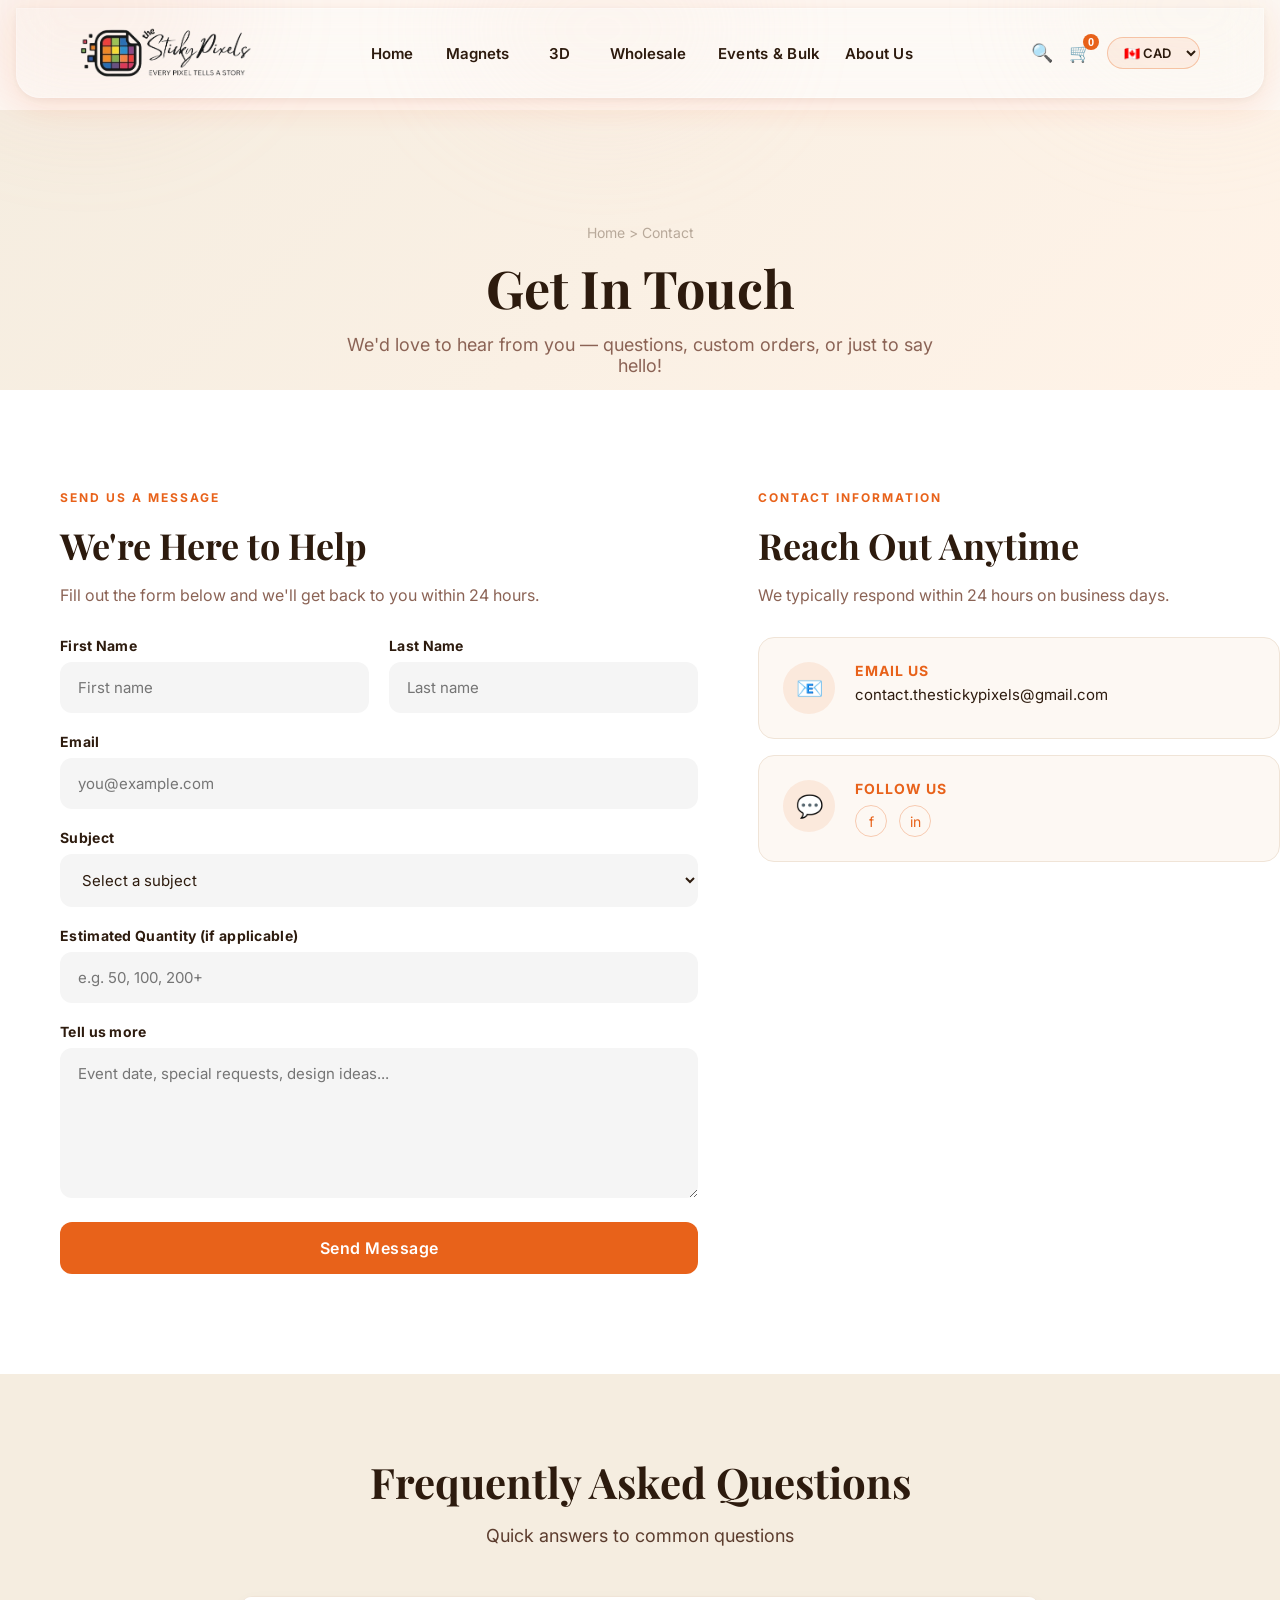
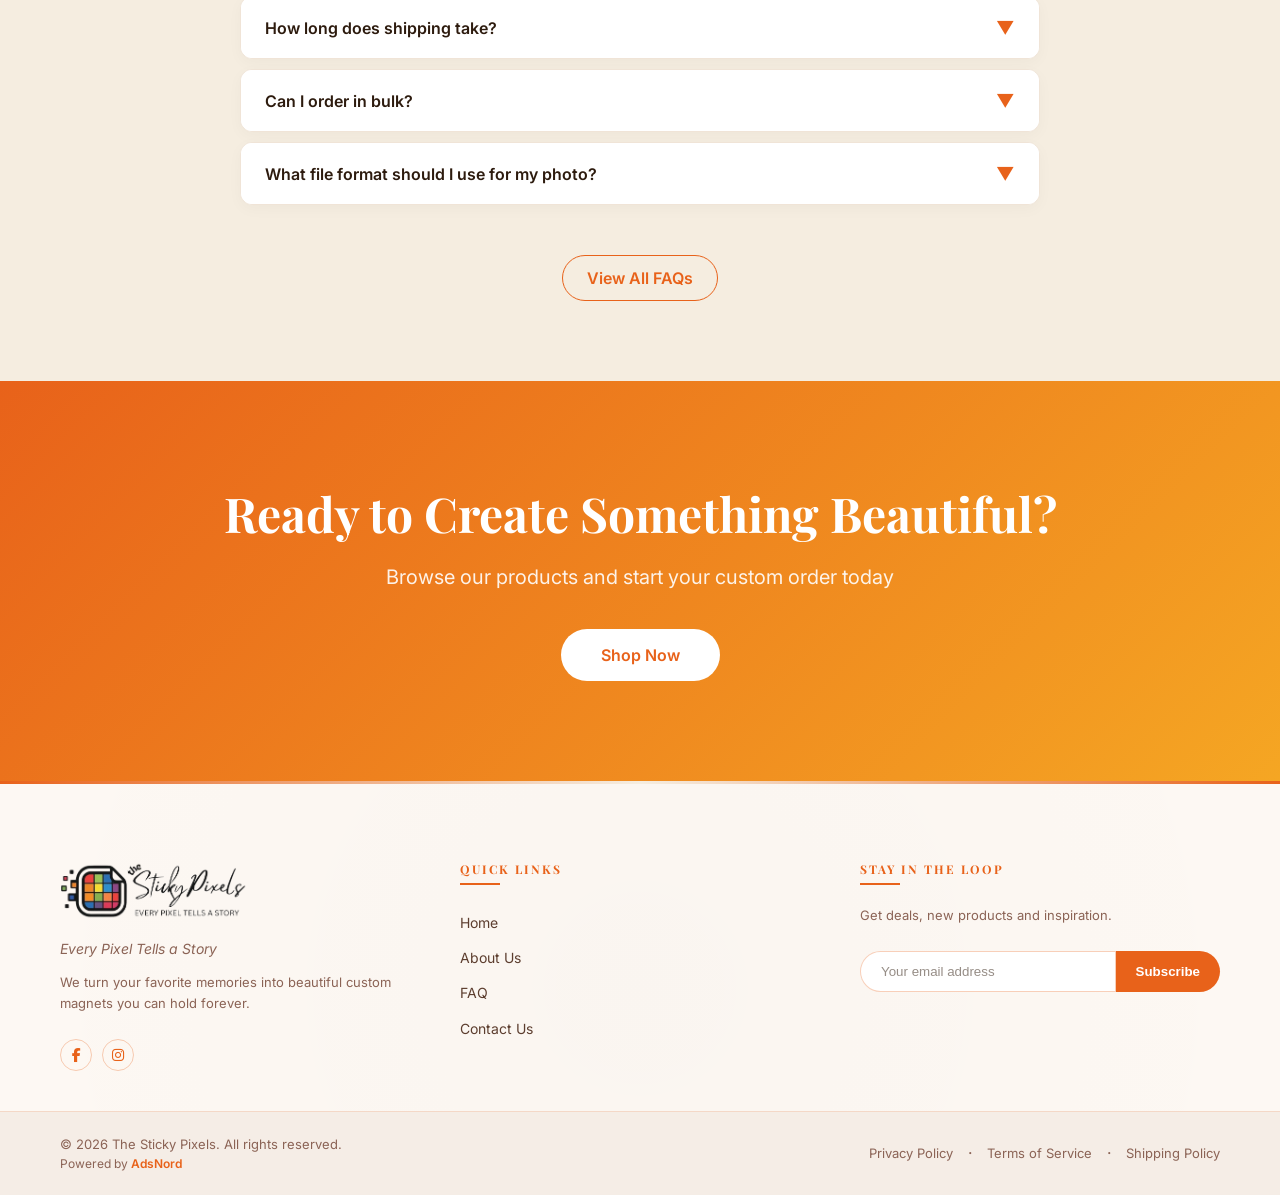
<file: contact.html>
<!DOCTYPE html>
<html lang="en">

<head>
  <meta charset="UTF-8">
  <meta name="viewport" content="width=device-width, initial-scale=1.0">
  <title>Contact Us — The Sticky Pixels</title>
  <!-- Google Fonts -->
  <link rel="preconnect" href="https://fonts.googleapis.com">
  <link rel="preconnect" href="https://fonts.gstatic.com" crossorigin>
  <link
    href="https://fonts.googleapis.com/css2?family=Inter:wght@400;600;700&family=Playfair+Display:wght@700&display=swap"
    rel="stylesheet">
  <!-- Custom CSS -->
  <link rel="stylesheet" href="css/style.css">
  <link rel="stylesheet" href="https://cdnjs.cloudflare.com/ajax/libs/font-awesome/6.4.0/css/all.min.css">
</head>

<body style="background-color: #FDF8F3;">

  <header id="main-header">
    <!-- Aurora background blobs -->
    <div class="aurora-blob blob-1"></div>
    <div class="aurora-blob blob-2"></div>
    <div class="aurora-blob blob-3"></div>

    <!-- Glass nav container -->
    <nav class="navbar">
      <!-- Logo -->
      <div class="nav-logo">
        <img src="images/logo.png" alt="The Sticky Pixels Logo">
      </div>

      <!-- Desktop Nav Links -->
            <ul class="nav-links">
  <li><a href="index.html">Home</a></li>
  <li class="nav-more">
    <button class="more-btn">Magnets</button>
    <ul class="more-dropdown">
      <li><a href="products.html?filter=magnets">2.5x2.5 Magnets</a></li>
      <li><a href="products.html?filter=magnets">Flexible Magnets</a></li>
      <li><a href="products.html?filter=bottle-openers">Bottle Openers</a></li>
    </ul>
  </li>
  <li class="nav-more">
    <button class="more-btn">3D</button>
    <ul class="more-dropdown">
      <li><a href="3d-products.html">3D Printed Frames</a></li>
      <li><a href="3d-products.html">STL Files</a></li>
    </ul>
  </li>
  <li class="nav-more">
    <button class="more-btn">Wholesale</button>
    <ul class="more-dropdown">
      <li><a href="products.html?filter=bulk">Magnetic Sheets</a></li>
      <li><a href="products.html?filter=bulk">Acrylic Frames</a></li>
    </ul>
  </li>
  <li><a href="events-bulk.html">Events &amp; Bulk</a></li>
  <li><a href="about.html">About Us</a></li>
</ul>

      <!-- Right Icons -->
      <div class="nav-icons">
        <button class="icon-btn search-btn" aria-label="Search">🔍</button>
        <button class="icon-btn cart-btn" aria-label="Cart">
          🛒 <span class="cart-badge">0</span>
        </button>
        <div class="currency-switcher">
          <select id="currency-select">
            <option value="CAD" selected>🇨🇦 CAD</option>
            <option value="USD">🇺🇸 USD</option>
            <option value="GBP">🇬🇧 GBP</option>
            <option value="EUR">🇪🇺 EUR</option>
            <option value="AUD">🇦🇺 AUD</option>
            <option value="INR">🇮🇳 INR</option>
          </select>
        </div>
        <!-- Hamburger -->
        <button class="hamburger" id="hamburger" aria-label="Menu">
          <span></span>
          <span></span>
          <span></span>
        </button>
      </div>
    </nav>

    <!-- Mobile Menu -->
                <div class="mobile-menu" id="mobile-menu">
      <button class="mobile-menu-close" 
        id="mobile-menu-close" 
        aria-label="Close menu">✕</button>

      <ul class="mobile-nav-list">

        <li class="mobile-nav-item">
          <a href="index.html" 
            class="mobile-nav-link">Home</a>
        </li>

        <li class="mobile-nav-group">
          <button class="mobile-nav-group-btn" 
            aria-expanded="false">
            <span>Magnets</span>
            <span class="mobile-nav-arrow">▸</span>
          </button>
          <ul class="mobile-nav-sub" 
            aria-hidden="true">
            <li>
              <a href="products.html?filter=magnets" 
                class="mobile-nav-sublink">
                2.5×2.5 Magnets
              </a>
            </li>
            <li>
              <a href="products.html?filter=magnets" 
                class="mobile-nav-sublink">
                Flexible Magnets
              </a>
            </li>
            <li>
              <a href="products.html?filter=bottle-openers" 
                class="mobile-nav-sublink">
                Bottle Openers
              </a>
            </li>
          </ul>
        </li>

        <li class="mobile-nav-group">
          <button class="mobile-nav-group-btn" 
            aria-expanded="false">
            <span>3D</span>
            <span class="mobile-nav-arrow">▸</span>
          </button>
          <ul class="mobile-nav-sub" 
            aria-hidden="true">
            <li>
              <a href="3d-products.html" 
                class="mobile-nav-sublink">
                3D Printed Frames
              </a>
            </li>
            <li>
              <a href="3d-products.html" 
                class="mobile-nav-sublink">
                STL Files
              </a>
            </li>
          </ul>
        </li>

        <li class="mobile-nav-group">
          <button class="mobile-nav-group-btn" 
            aria-expanded="false">
            <span>Wholesale</span>
            <span class="mobile-nav-arrow">▸</span>
          </button>
          <ul class="mobile-nav-sub" 
            aria-hidden="true">
            <li>
              <a href="products.html?filter=bulk" 
                class="mobile-nav-sublink">
                Magnetic Sheets
              </a>
            </li>
            <li>
              <a href="products.html?filter=bulk" 
                class="mobile-nav-sublink">
                Acrylic Frames
              </a>
            </li>
          </ul>
        </li>

        <li class="mobile-nav-item">
          <a href="events-bulk.html" 
            class="mobile-nav-link">
            Events & Bulk
          </a>
        </li>

        <li class="mobile-nav-item">
          <a href="about.html" 
            class="mobile-nav-link">
            About Us
          </a>
        </li>

      </ul>

      <div class="mobile-menu-footer">
        <a href="contact.html" 
          class="mobile-contact-btn">
          Contact Us
        </a>
      </div>

    </div>
  </header>

  <main>
    <!-- SECTION 1 — PAGE HERO BANNER -->
    <section class="page-hero-banner fade-in-up">
      <div class="container text-center">
        <div class="breadcrumb">Home > Contact</div>
        <h1 class="page-title">Get In Touch</h1>
        <p class="page-subtitle">We'd love to hear from you — questions, custom orders, or just to say hello!</p>
      </div>
    </section>

    <!-- SECTION 2 — CONTACT MAIN -->
    <section class="contact-main-section fade-in-up">
      <div class="container contact-grid">
        <!-- LEFT COLUMN (55%) — Contact Form -->
        <div class="contact-form-wrap">
          <div class="contact-label">SEND US A MESSAGE</div>
          <h2 class="contact-heading">We're Here to Help</h2>
          <p class="contact-subtext">Fill out the form below and we'll get back to you within 24 hours.</p>
          
          <form class="contact-form">
            <div class="form-row">
              <div class="form-group">
                <label>First Name</label>
                <input type="text" placeholder="First name">
              </div>
              <div class="form-group">
                <label>Last Name</label>
                <input type="text" placeholder="Last name">
              </div>
            </div>
            <div class="form-group">
              <label>Email</label>
              <input type="email" placeholder="you@example.com">
            </div>
            <div class="form-group">
              <label>Subject</label>
              <select>
                <option value="" disabled selected>Select a subject</option>
                <option>General Inquiry</option>
                <option>Custom Order</option>
                <option>Bulk Order</option>
                <option>3D Products</option>
                <option>Order Status</option>
                <option>Returns & Refunds</option>
                <option>Other</option>
              </select>
            </div>
            <div class="form-group">
              <label>Estimated Quantity (if applicable)</label>
              <input type="text" placeholder="e.g. 50, 100, 200+">
            </div>
            <div class="form-group">
              <label>Tell us more</label>
              <textarea rows="6" placeholder="Event date, special requests, design ideas..."></textarea>
            </div>
            <button type="submit" class="btn-submit">Send Message</button>
          </form>
        </div>

        <!-- RIGHT COLUMN (45%) — Contact Info -->
        <div class="contact-info-wrap">
          <div class="contact-label">CONTACT INFORMATION</div>
          <h2 class="contact-heading">Reach Out Anytime</h2>
          <p class="contact-subtext">We typically respond within 24 hours on business days.</p>
          
          <div class="contact-info-card">
            <div class="contact-icon">📧</div>
            <div>
              <h4>Email Us</h4>
              <p><a href="mailto:contact.thestickypixels@gmail.com" style="color: inherit; text-decoration: none;">contact.thestickypixels@gmail.com</a></p>
            </div>
          </div>





          <div class="contact-info-card">
            <div class="contact-icon">💬</div>
            <div>
              <h4>Follow Us</h4>
              <div class="contact-socials">
                <a href="https://www.facebook.com/profile.php?id=61581563886199&mibextid=wwXIfr" target="_blank" aria-label="Facebook" class="social-circle">f</a>
                <a href="https://www.instagram.com/thestickypixels?igsh=MW53MmdnZXl3NDFvMw%3D%3D&utm_source=qr" target="_blank" aria-label="Instagram" class="social-circle">in</a>
              </div>
            </div>
          </div>
        </div>
      </div>
    </section>

    <!-- SECTION 3 — FAQ TEASER -->
    <section class="faq-teaser-section fade-in-up">
      <div class="container text-center">
        <h2 class="section-title">Frequently Asked Questions</h2>
        <p class="section-subtitle">Quick answers to common questions</p>
        
        <div class="accordion-container mt-40">
          <div class="accordion-item">
            <div class="accordion-header">
              <h3>How long does shipping take?</h3>
              <span class="accordion-arrow">▼</span>
            </div>
            <div class="accordion-content">
              <p>Magnets ship within 1–3 business days. 3D Frames ship within 3–5 business days after production is complete.</p>
            </div>
          </div>

          <div class="accordion-item">
            <div class="accordion-header">
              <h3>Can I order in bulk?</h3>
              <span class="accordion-arrow">▼</span>
            </div>
            <div class="accordion-content">
              <p>Absolutely! We offer bulk pricing for events, weddings, corporate gifts and more. Use the contact form above or visit our Bulk Orders page.</p>
            </div>
          </div>

          <div class="accordion-item">
            <div class="accordion-header">
              <h3>What file format should I use for my photo?</h3>
              <span class="accordion-arrow">▼</span>
            </div>
            <div class="accordion-content">
              <p>We accept JPG, PNG and PDF files. For best results, use a high-resolution photo (at least 300 DPI).</p>
            </div>
          </div>
        </div>
        
        <a href="faq.html" class="btn btn-outline mt-40">View All FAQs</a>
      </div>
    </section>

    <!-- SECTION 4 — CTA BANNER -->
    <section class="cta-section fade-in-up">
      <div class="container text-center">
        <h2 class="cta-title">Ready to Create Something Beautiful?</h2>
        <p class="cta-subtitle">Browse our products and start your custom order today</p>
        <a href="products.html" class="btn btn-cta">Shop Now</a>
      </div>
    </section>
  </main>

  <!-- Custom JS -->
  <script src="js/main.js"></script>

    <footer id="main-footer">
    <div class="footer-top-border"></div>

    <div class="footer-container">

      <!-- Column 1: Brand -->
      <div class="footer-col footer-brand">
        <img src="images/logo.png" alt="The Sticky Pixels" class="footer-logo">
        <p class="footer-tagline">Every Pixel Tells a Story</p>
        <p class="footer-desc">We turn your favorite memories into beautiful custom magnets you can hold forever.</p>
        <div class="footer-socials">
          <a href="https://www.facebook.com/profile.php?id=61581563886199&mibextid=wwXIfr" target="_blank" aria-label="Facebook">
            <i class="fab fa-facebook-f"></i>
          </a>
          <a href="https://www.instagram.com/thestickypixels?igsh=MW53MmdnZXl3NDFvMw%3D%3D&utm_source=qr" target="_blank" aria-label="Instagram">
            <i class="fab fa-instagram"></i>
          </a>
        </div>
      </div>

      <!-- Column 2: Quick Links -->
      <div class="footer-col">
        <h4 class="footer-heading">Quick Links</h4>
        <ul class="footer-links">
          <li><a href="index.html">Home</a></li>
          <li><a href="about.html">About Us</a></li>
          <li><a href="faq.html">FAQ</a></li>
          <li><a href="contact.html">Contact Us</a></li>
        </ul>
      </div>

      <!-- Column 3: Newsletter -->
      <div class="footer-col">
        <h4 class="footer-heading">Stay in the Loop</h4>
        <p class="footer-desc">Get deals, new products and inspiration.</p>
        <div class="newsletter-form">
          <input type="email" placeholder="Your email address">
          <button type="button">Subscribe</button>
        </div>
      </div>

    </div>

    <!-- Bottom Bar -->
    <div class="footer-bottom">
      <div class="footer-container">
        <div>
          <p>&#169; 2026 The Sticky Pixels. All rights reserved.</p>
          <p style="font-size:12px; color:#8B6355; margin-top:4px;">
            Powered by <a href="https://adsnord.com/" target="_blank" style="color:#E8621A; text-decoration:none; font-weight:600;">AdsNord</a>
          </p>
        </div>
        <div class="footer-bottom-links">
          <a href="privacy-policy.html">Privacy Policy</a>
          <span>&#183;</span>
          <a href="terms-of-service.html">Terms of Service</a>
          <span>&#183;</span>
          <a href="shipping-policy.html">Shipping Policy</a>
        </div>
      </div>
    </div>
  </footer>

</body>

</html>
</file>
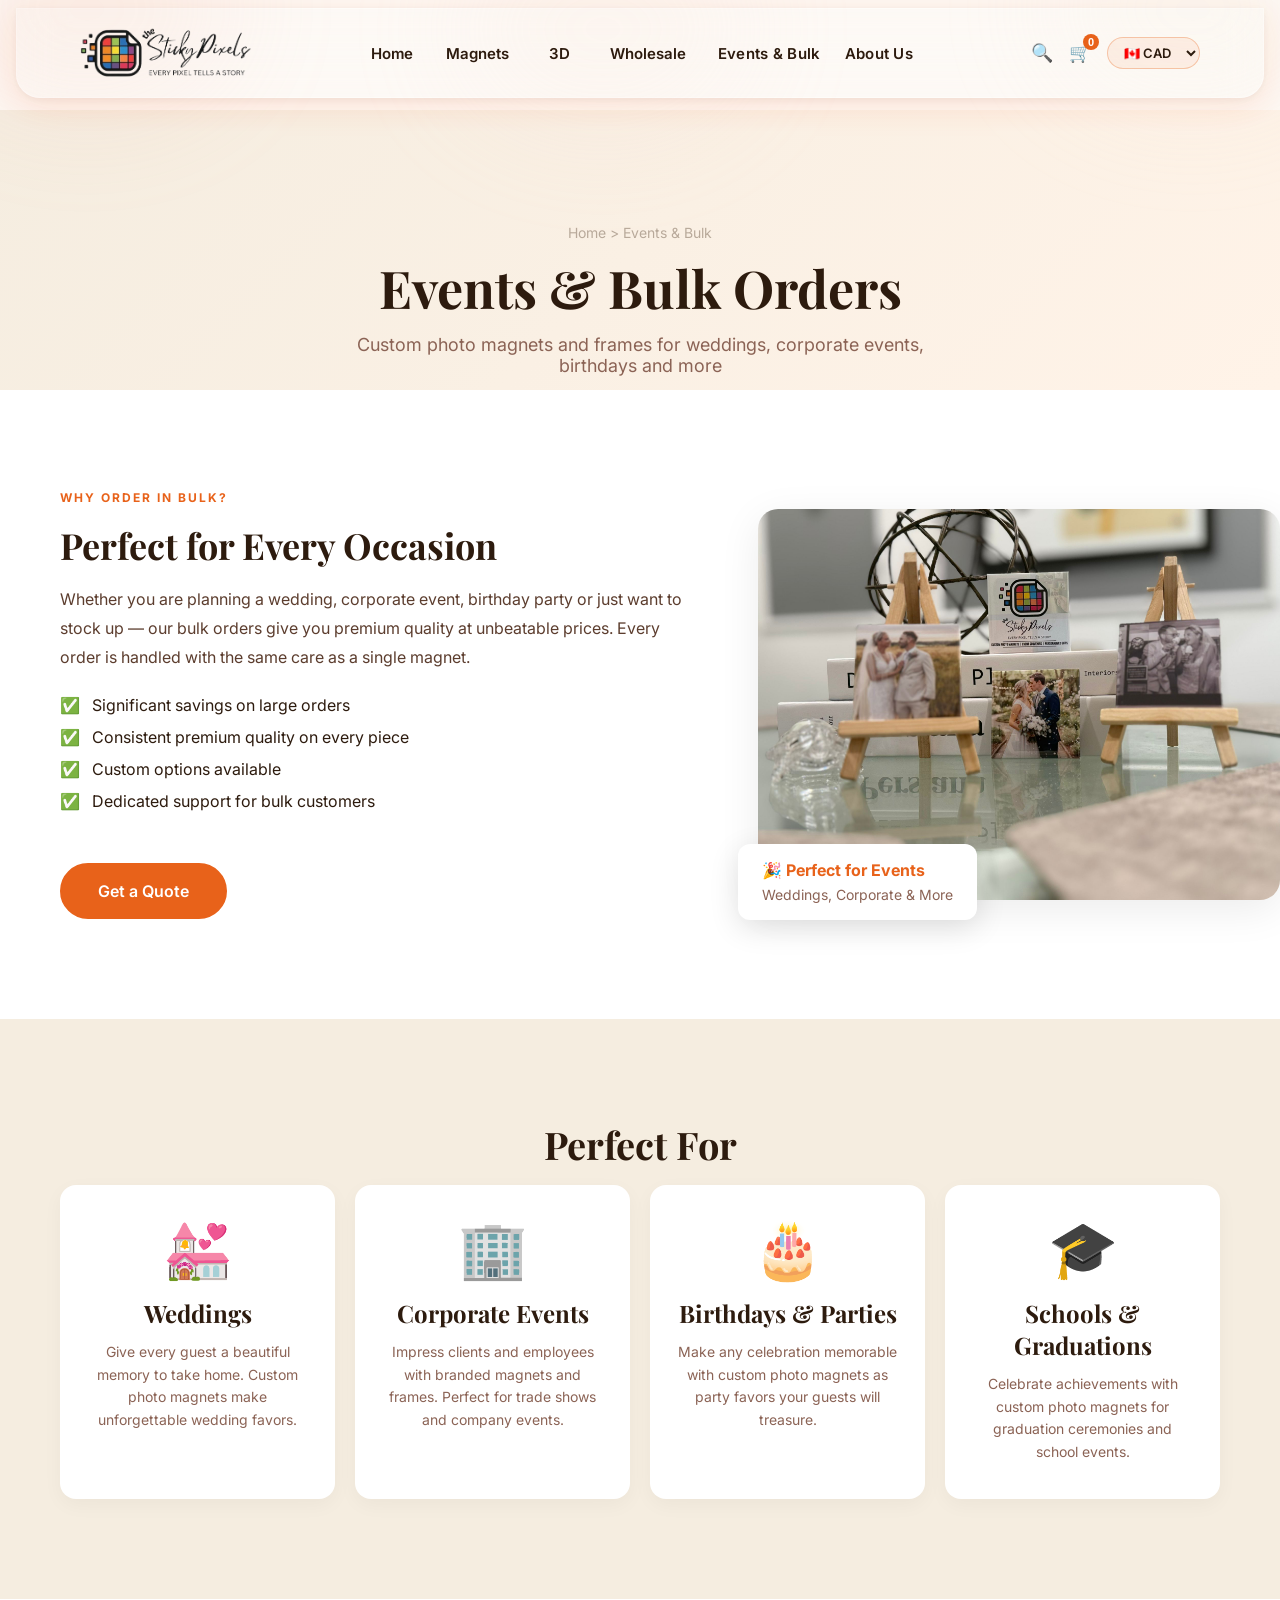
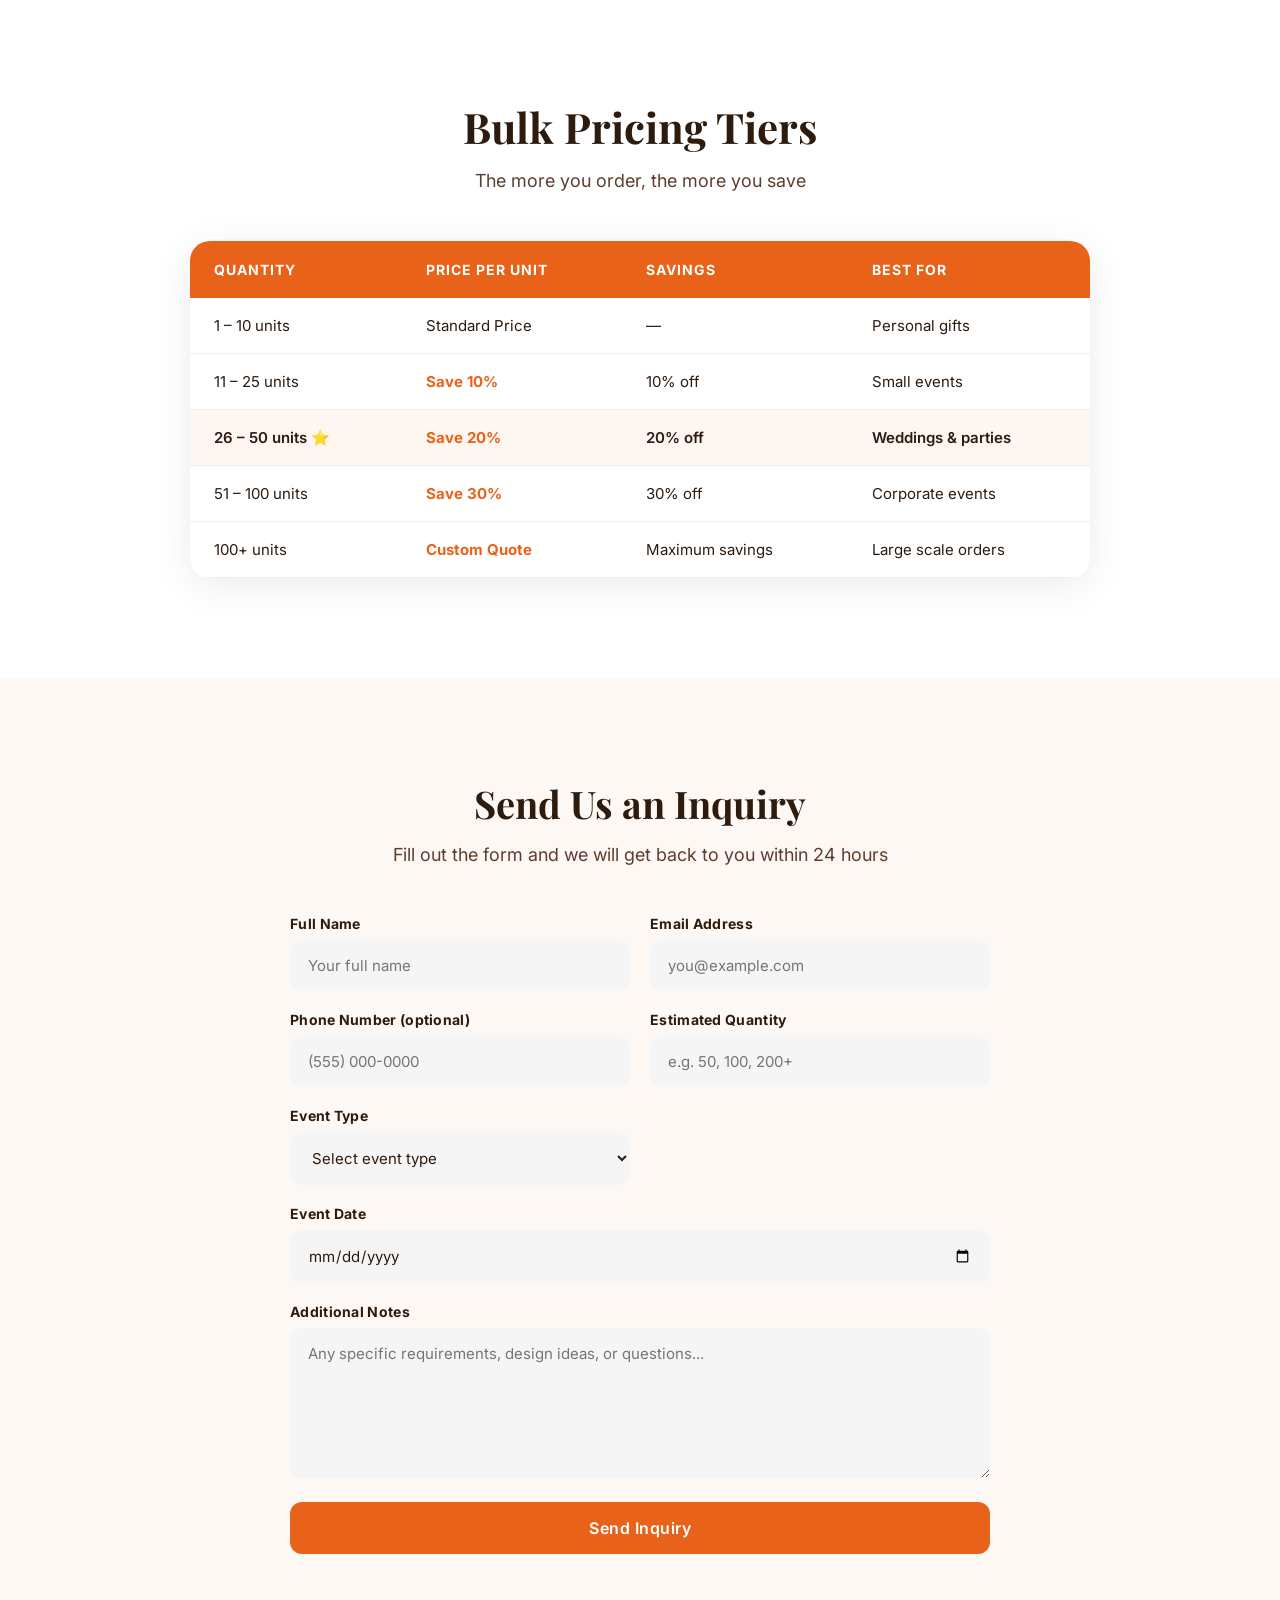
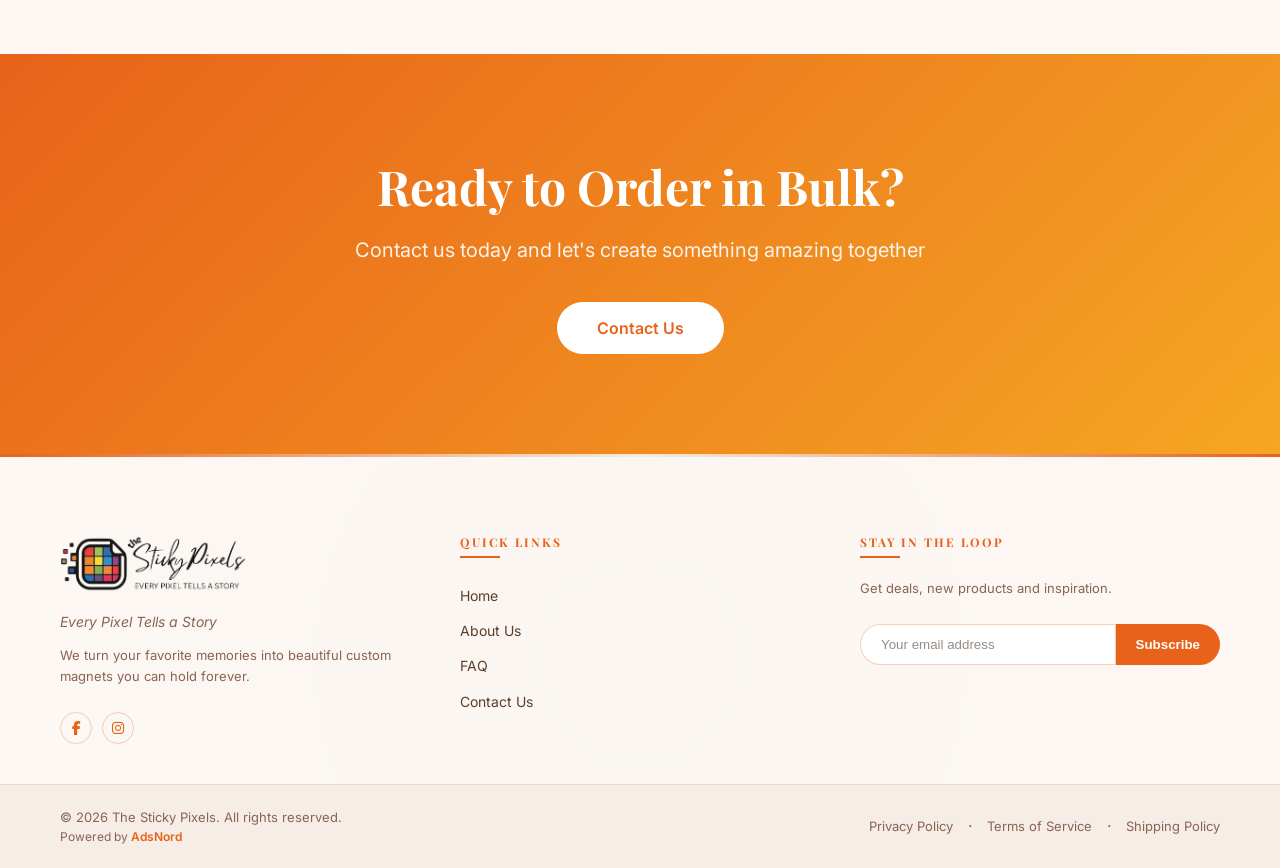
<file: events-bulk.html>
<!DOCTYPE html>
<html lang="en">

<head>
  <meta charset="UTF-8">
  <meta name="viewport" content="width=device-width, initial-scale=1.0">
  <title>Events &amp; Bulk Orders — The Sticky Pixels</title>
  <!-- Google Fonts -->
  <link rel="preconnect" href="https://fonts.googleapis.com">
  <link rel="preconnect" href="https://fonts.gstatic.com" crossorigin>
  <link
    href="https://fonts.googleapis.com/css2?family=Inter:wght@400;600;700&family=Playfair+Display:wght@700&display=swap"
    rel="stylesheet">
  <!-- Custom CSS -->
  <link rel="stylesheet" href="css/style.css">
  <link rel="stylesheet" href="https://cdnjs.cloudflare.com/ajax/libs/font-awesome/6.4.0/css/all.min.css">
</head>

<body style="background-color: #FDF8F3;">

  <header id="main-header">
    <!-- Aurora background blobs -->
    <div class="aurora-blob blob-1"></div>
    <div class="aurora-blob blob-2"></div>
    <div class="aurora-blob blob-3"></div>

    <!-- Glass nav container -->
    <nav class="navbar">
      <!-- Logo -->
      <div class="nav-logo">
        <img src="images/logo.png" alt="The Sticky Pixels Logo">
      </div>

      <!-- Desktop Nav Links -->
            <ul class="nav-links">
  <li><a href="index.html">Home</a></li>
  <li class="nav-more">
    <button class="more-btn">Magnets</button>
    <ul class="more-dropdown">
      <li><a href="products.html?filter=magnets">2.5x2.5 Magnets</a></li>
      <li><a href="products.html?filter=magnets">Flexible Magnets</a></li>
      <li><a href="products.html?filter=bottle-openers">Bottle Openers</a></li>
    </ul>
  </li>
  <li class="nav-more">
    <button class="more-btn">3D</button>
    <ul class="more-dropdown">
      <li><a href="3d-products.html">3D Printed Frames</a></li>
      <li><a href="3d-products.html">STL Files</a></li>
    </ul>
  </li>
  <li class="nav-more">
    <button class="more-btn">Wholesale</button>
    <ul class="more-dropdown">
      <li><a href="products.html?filter=bulk">Magnetic Sheets</a></li>
      <li><a href="products.html?filter=bulk">Acrylic Frames</a></li>
    </ul>
  </li>
  <li><a href="events-bulk.html">Events &amp; Bulk</a></li>
  <li><a href="about.html">About Us</a></li>
</ul>

      <!-- Right Icons -->
      <div class="nav-icons">
        <button class="icon-btn search-btn" aria-label="Search">🔍</button>
        <button class="icon-btn cart-btn" aria-label="Cart">
          🛒 <span class="cart-badge">0</span>
        </button>
        <div class="currency-switcher">
          <select id="currency-select">
            <option value="CAD" selected>🇨🇦 CAD</option>
            <option value="USD">🇺🇸 USD</option>
            <option value="GBP">🇬🇧 GBP</option>
            <option value="EUR">🇪🇺 EUR</option>
            <option value="AUD">🇦🇺 AUD</option>
            <option value="INR">🇮🇳 INR</option>
          </select>
        </div>
        <!-- Hamburger -->
        <button class="hamburger" id="hamburger" aria-label="Menu">
          <span></span>
          <span></span>
          <span></span>
        </button>
      </div>
    </nav>

    <!-- Mobile Menu -->
                <div class="mobile-menu" id="mobile-menu">
      <button class="mobile-menu-close" 
        id="mobile-menu-close" 
        aria-label="Close menu">✕</button>

      <ul class="mobile-nav-list">

        <li class="mobile-nav-item">
          <a href="index.html" 
            class="mobile-nav-link">Home</a>
        </li>

        <li class="mobile-nav-group">
          <button class="mobile-nav-group-btn" 
            aria-expanded="false">
            <span>Magnets</span>
            <span class="mobile-nav-arrow">▸</span>
          </button>
          <ul class="mobile-nav-sub" 
            aria-hidden="true">
            <li>
              <a href="products.html?filter=magnets" 
                class="mobile-nav-sublink">
                2.5×2.5 Magnets
              </a>
            </li>
            <li>
              <a href="products.html?filter=magnets" 
                class="mobile-nav-sublink">
                Flexible Magnets
              </a>
            </li>
            <li>
              <a href="products.html?filter=bottle-openers" 
                class="mobile-nav-sublink">
                Bottle Openers
              </a>
            </li>
          </ul>
        </li>

        <li class="mobile-nav-group">
          <button class="mobile-nav-group-btn" 
            aria-expanded="false">
            <span>3D</span>
            <span class="mobile-nav-arrow">▸</span>
          </button>
          <ul class="mobile-nav-sub" 
            aria-hidden="true">
            <li>
              <a href="3d-products.html" 
                class="mobile-nav-sublink">
                3D Printed Frames
              </a>
            </li>
            <li>
              <a href="3d-products.html" 
                class="mobile-nav-sublink">
                STL Files
              </a>
            </li>
          </ul>
        </li>

        <li class="mobile-nav-group">
          <button class="mobile-nav-group-btn" 
            aria-expanded="false">
            <span>Wholesale</span>
            <span class="mobile-nav-arrow">▸</span>
          </button>
          <ul class="mobile-nav-sub" 
            aria-hidden="true">
            <li>
              <a href="products.html?filter=bulk" 
                class="mobile-nav-sublink">
                Magnetic Sheets
              </a>
            </li>
            <li>
              <a href="products.html?filter=bulk" 
                class="mobile-nav-sublink">
                Acrylic Frames
              </a>
            </li>
          </ul>
        </li>

        <li class="mobile-nav-item">
          <a href="events-bulk.html" 
            class="mobile-nav-link">
            Events & Bulk
          </a>
        </li>

        <li class="mobile-nav-item">
          <a href="about.html" 
            class="mobile-nav-link">
            About Us
          </a>
        </li>

      </ul>

      <div class="mobile-menu-footer">
        <a href="contact.html" 
          class="mobile-contact-btn">
          Contact Us
        </a>
      </div>

    </div>
  </header>

  <main>
    <!-- SECTION 1 — PAGE HERO BANNER -->
    <section class="page-hero-banner fade-in-up">
      <div class="container text-center">
        <div class="breadcrumb">Home &gt; Events &amp; Bulk</div>
        <h1 class="page-title">Events &amp; Bulk Orders</h1>
        <p class="page-subtitle">Custom photo magnets and frames for weddings, corporate events, birthdays and more</p>
      </div>
    </section>

    <!-- SECTION 2 — TWO COLUMN INTRO -->
    <section class="bulk-intro-section fade-in-up">
      <div class="container">
        <div class="bulk-intro-grid">
          <div class="bulk-intro-content">
            <div class="contact-label">WHY ORDER IN BULK?</div>
            <h2 class="contact-heading">Perfect for Every Occasion</h2>
            <p class="contact-subtext" style="margin-bottom: 24px; color: #5C3D2E; line-height: 1.8;">Whether you are planning a wedding, corporate event, birthday party or just want to stock up — our bulk orders give you premium quality at unbeatable prices. Every order is handled with the same care as a single magnet.</p>
            <ul class="bulk-benefits-list">
              <li><span>✅</span> Significant savings on large orders</li>
              <li><span>✅</span> Consistent premium quality on every piece</li>
              <li><span>✅</span> Custom options available</li>
              <li><span>✅</span> Dedicated support for bulk customers</li>
            </ul>
            <a href="#inquiry-form" class="btn btn-primary mt-40">Get a Quote</a>
          </div>
          <div class="bulk-intro-image-wrap">
            <img src="images/image15.jpeg" alt="Custom Photo Magnets Display" class="bulk-intro-img">
            <div class="bulk-floating-badge">
              <strong>🎉 Perfect for Events</strong>
              <span>Weddings, Corporate &amp; More</span>
            </div>
          </div>
        </div>
      </div>
    </section>

    <!-- SECTION 3 — USE CASES GRID -->
    <section class="bulk-use-cases-section fade-in-up" style="background: #F5EDE0; padding: 100px 0;">
      <div class="container text-center">
        <h2 class="section-title" style="font-family: 'Playfair Display', serif; font-size: 38px;">Perfect For</h2>

        <div class="use-cases-grid mt-60">
          <div class="use-case-card">
            <div class="use-case-icon">💒</div>
            <h3 class="use-case-title">Weddings</h3>
            <p class="use-case-desc">Give every guest a beautiful memory to take home. Custom photo magnets make unforgettable wedding favors.</p>
          </div>
          <div class="use-case-card">
            <div class="use-case-icon">🏢</div>
            <h3 class="use-case-title">Corporate Events</h3>
            <p class="use-case-desc">Impress clients and employees with branded magnets and frames. Perfect for trade shows and company events.</p>
          </div>
          <div class="use-case-card">
            <div class="use-case-icon">🎂</div>
            <h3 class="use-case-title">Birthdays &amp; Parties</h3>
            <p class="use-case-desc">Make any celebration memorable with custom photo magnets as party favors your guests will treasure.</p>
          </div>
          <div class="use-case-card">
            <div class="use-case-icon">🎓</div>
            <h3 class="use-case-title">Schools &amp; Graduations</h3>
            <p class="use-case-desc">Celebrate achievements with custom photo magnets for graduation ceremonies and school events.</p>
          </div>
        </div>
      </div>
    </section>

    <!-- SECTION 4 — PRICING TIERS TABLE -->
    <section class="bulk-pricing-section fade-in-up" style="background: white; padding: 100px 0;">
      <div class="container text-center">
        <h2 class="section-title" style="font-family: 'Playfair Display', serif; font-size: 42px;">Bulk Pricing Tiers</h2>
        <p class="section-subtitle mb-60">The more you order, the more you save</p>

        <div class="pricing-table-wrap">
          <table class="pricing-table">
            <thead>
              <tr>
                <th>Quantity</th>
                <th>Price Per Unit</th>
                <th>Savings</th>
                <th>Best For</th>
              </tr>
            </thead>
            <tbody>
              <tr>
                <td data-label="Quantity">1 – 10 units</td>
                <td data-label="Price Per Unit">Standard Price</td>
                <td data-label="Savings">—</td>
                <td data-label="Best For">Personal gifts</td>
              </tr>
              <tr>
                <td data-label="Quantity">11 – 25 units</td>
                <td data-label="Price Per Unit" class="price-highlight">Save 10%</td>
                <td data-label="Savings">10% off</td>
                <td data-label="Best For">Small events</td>
              </tr>
              <tr class="featured-row">
                <td data-label="Quantity">26 – 50 units ⭐</td>
                <td data-label="Price Per Unit" class="price-highlight">Save 20%</td>
                <td data-label="Savings">20% off</td>
                <td data-label="Best For">Weddings &amp; parties</td>
              </tr>
              <tr>
                <td data-label="Quantity">51 – 100 units</td>
                <td data-label="Price Per Unit" class="price-highlight">Save 30%</td>
                <td data-label="Savings">30% off</td>
                <td data-label="Best For">Corporate events</td>
              </tr>
              <tr>
                <td data-label="Quantity">100+ units</td>
                <td data-label="Price Per Unit" class="price-highlight">Custom Quote</td>
                <td data-label="Savings">Maximum savings</td>
                <td data-label="Best For">Large scale orders</td>
              </tr>
            </tbody>
          </table>
        </div>
      </div>
    </section>

    <!-- SECTION 5 — INQUIRY FORM -->
    <section class="bulk-form-section fade-in-up" id="inquiry-form" style="background: #FDF8F3; padding: 100px 0;">
      <div class="container">
        <div class="bulk-form-wrapper">
          <div class="text-center mb-40">
            <h2 class="section-title" style="font-family: 'Playfair Display', serif; font-size: 38px;">Send Us an Inquiry</h2>
            <p class="section-subtitle">Fill out the form and we will get back to you within 24 hours</p>
          </div>

          <form class="contact-form">
            <div class="form-row">
              <div class="form-group">
                <label>Full Name</label>
                <input type="text" placeholder="Your full name">
              </div>
              <div class="form-group">
                <label>Email Address</label>
                <input type="email" placeholder="you@example.com">
              </div>
            </div>
            <div class="form-row">
              <div class="form-group">
                <label>Phone Number (optional)</label>
                <input type="tel" placeholder="(555) 000-0000">
              </div>
              <div class="form-group">
                <label>Estimated Quantity</label>
                <input type="text" placeholder="e.g. 50, 100, 200+">
              </div>
            </div>
            <div class="form-row">
              <div class="form-group">
                <label>Event Type</label>
                <select>
                  <option value="" disabled selected>Select event type</option>
                  <option>Wedding</option>
                  <option>Corporate Event</option>
                  <option>Birthday Party</option>
                  <option>School/Graduation</option>
                  <option>Other</option>
                </select>
              </div>
            </div>
            <div class="form-group">
              <label>Event Date</label>
              <input type="date">
            </div>
            <div class="form-group">
              <label>Additional Notes</label>
              <textarea rows="6" placeholder="Any specific requirements, design ideas, or questions..."></textarea>
            </div>
            <button type="submit" class="btn-submit">Send Inquiry</button>
          </form>
        </div>
      </div>
    </section>

    <!-- SECTION 6 — CTA BANNER -->
    <section class="cta-section fade-in-up">
      <div class="container text-center">
        <h2 class="cta-title">Ready to Order in Bulk?</h2>
        <p class="cta-subtitle">Contact us today and let's create something amazing together</p>
        <div class="cta-buttons" style="display: flex; gap: 16px; justify-content: center; margin-top: 32px;">
          <a href="contact.html" class="btn btn-cta">Contact Us</a>
        </div>
      </div>
    </section>
  </main>

  <!-- Custom JS -->
  <script src="js/main.js"></script>

    <footer id="main-footer">
    <div class="footer-top-border"></div>

    <div class="footer-container">

      <!-- Column 1: Brand -->
      <div class="footer-col footer-brand">
        <img src="images/logo.png" alt="The Sticky Pixels" class="footer-logo">
        <p class="footer-tagline">Every Pixel Tells a Story</p>
        <p class="footer-desc">We turn your favorite memories into beautiful custom magnets you can hold forever.</p>
        <div class="footer-socials">
          <a href="https://www.facebook.com/profile.php?id=61581563886199&mibextid=wwXIfr" target="_blank" aria-label="Facebook">
            <i class="fab fa-facebook-f"></i>
          </a>
          <a href="https://www.instagram.com/thestickypixels?igsh=MW53MmdnZXl3NDFvMw%3D%3D&utm_source=qr" target="_blank" aria-label="Instagram">
            <i class="fab fa-instagram"></i>
          </a>
        </div>
      </div>

      <!-- Column 2: Quick Links -->
      <div class="footer-col">
        <h4 class="footer-heading">Quick Links</h4>
        <ul class="footer-links">
          <li><a href="index.html">Home</a></li>
          <li><a href="about.html">About Us</a></li>
          <li><a href="faq.html">FAQ</a></li>
          <li><a href="contact.html">Contact Us</a></li>
        </ul>
      </div>

      <!-- Column 3: Newsletter -->
      <div class="footer-col">
        <h4 class="footer-heading">Stay in the Loop</h4>
        <p class="footer-desc">Get deals, new products and inspiration.</p>
        <div class="newsletter-form">
          <input type="email" placeholder="Your email address">
          <button type="button">Subscribe</button>
        </div>
      </div>

    </div>

    <!-- Bottom Bar -->
    <div class="footer-bottom">
      <div class="footer-container">
        <div>
          <p>&#169; 2026 The Sticky Pixels. All rights reserved.</p>
          <p style="font-size:12px; color:#8B6355; margin-top:4px;">
            Powered by <a href="https://adsnord.com/" target="_blank" style="color:#E8621A; text-decoration:none; font-weight:600;">AdsNord</a>
          </p>
        </div>
        <div class="footer-bottom-links">
          <a href="privacy-policy.html">Privacy Policy</a>
          <span>&#183;</span>
          <a href="terms-of-service.html">Terms of Service</a>
          <span>&#183;</span>
          <a href="shipping-policy.html">Shipping Policy</a>
        </div>
      </div>
    </div>
  </footer>

</body>

</html>
</file>
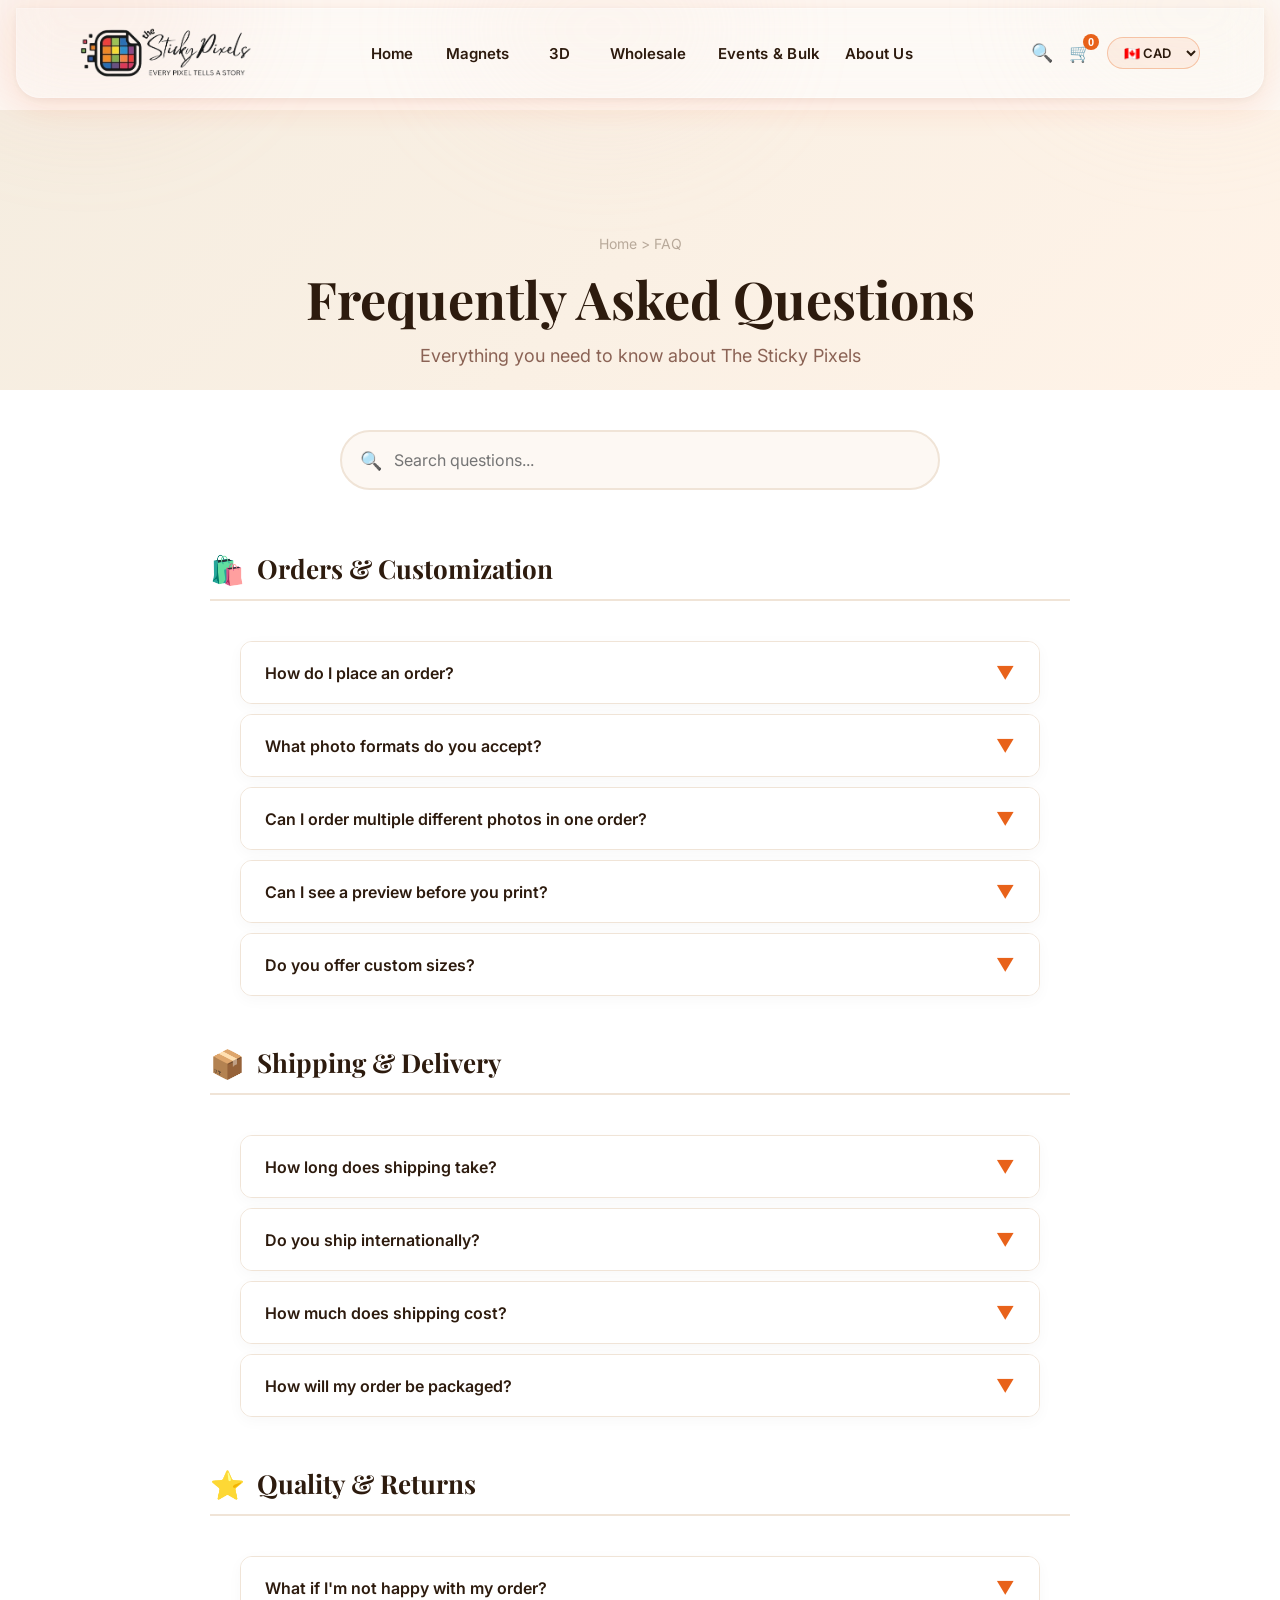
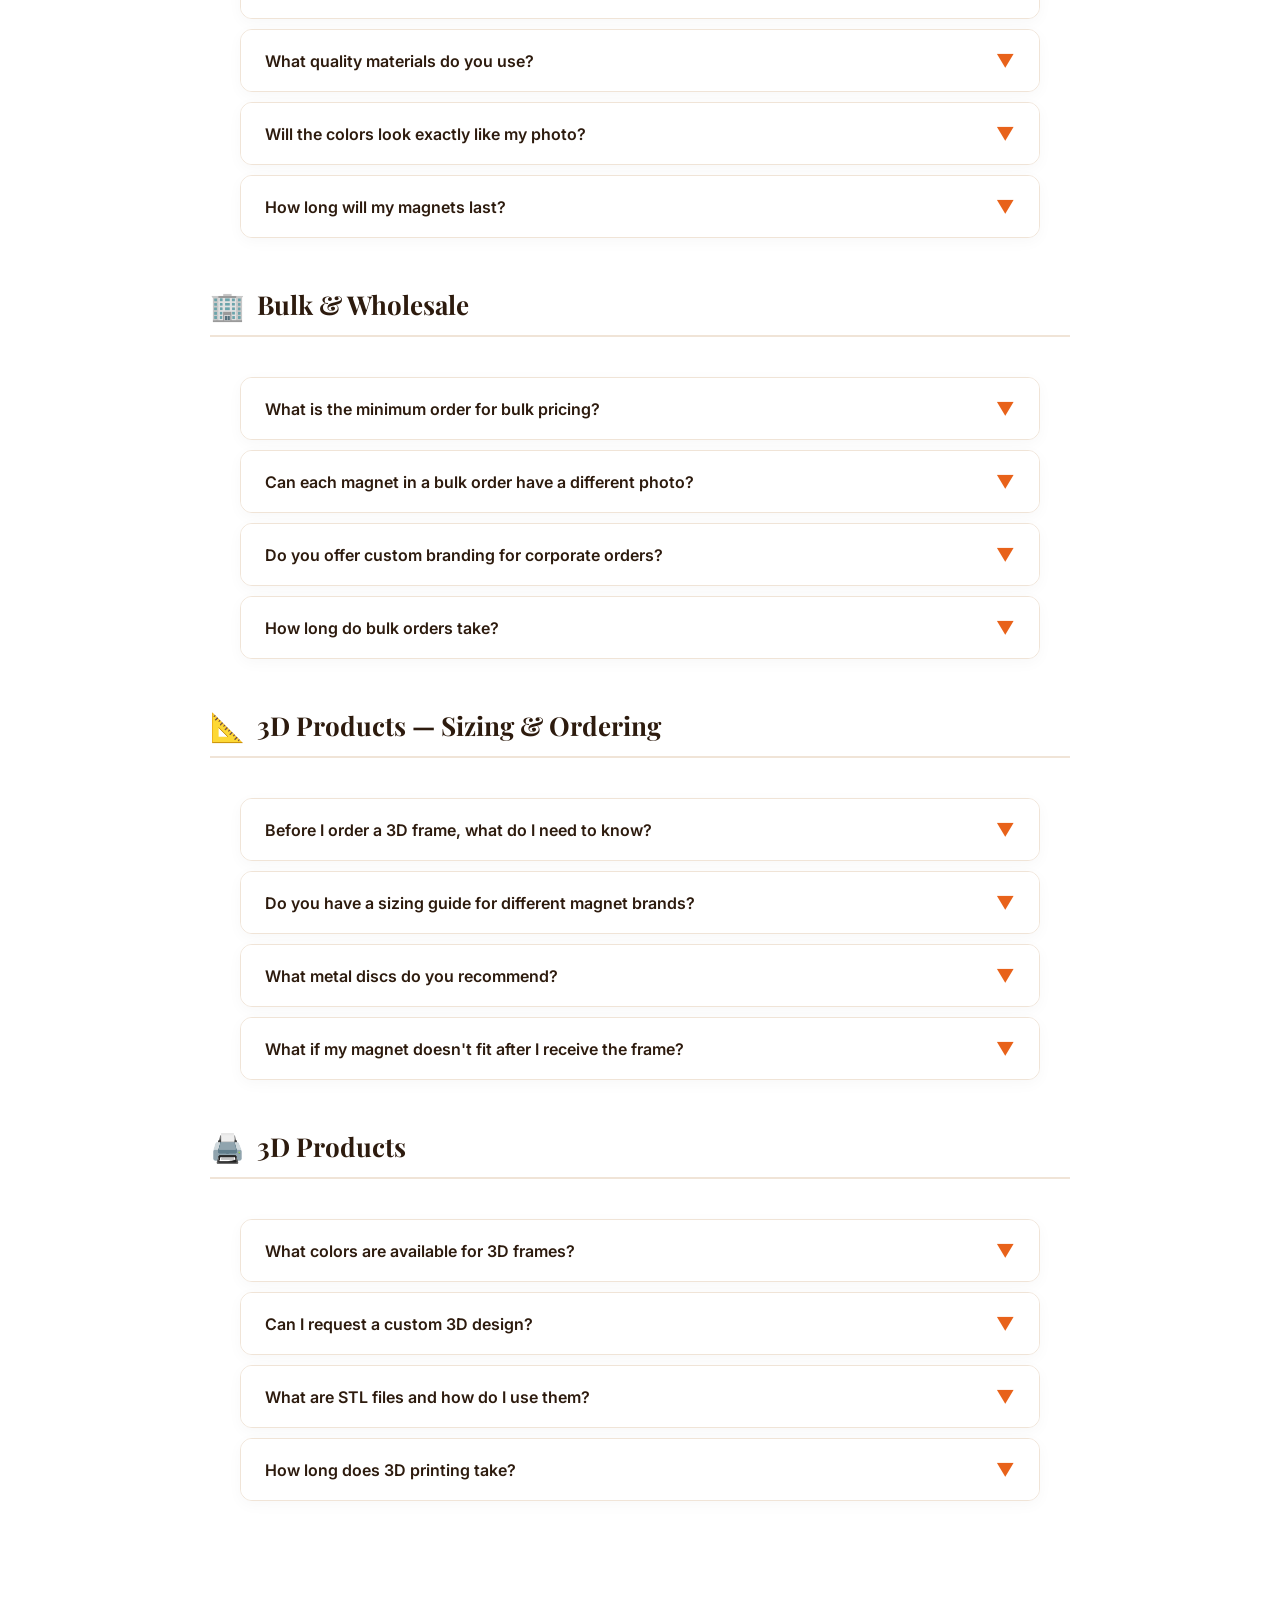
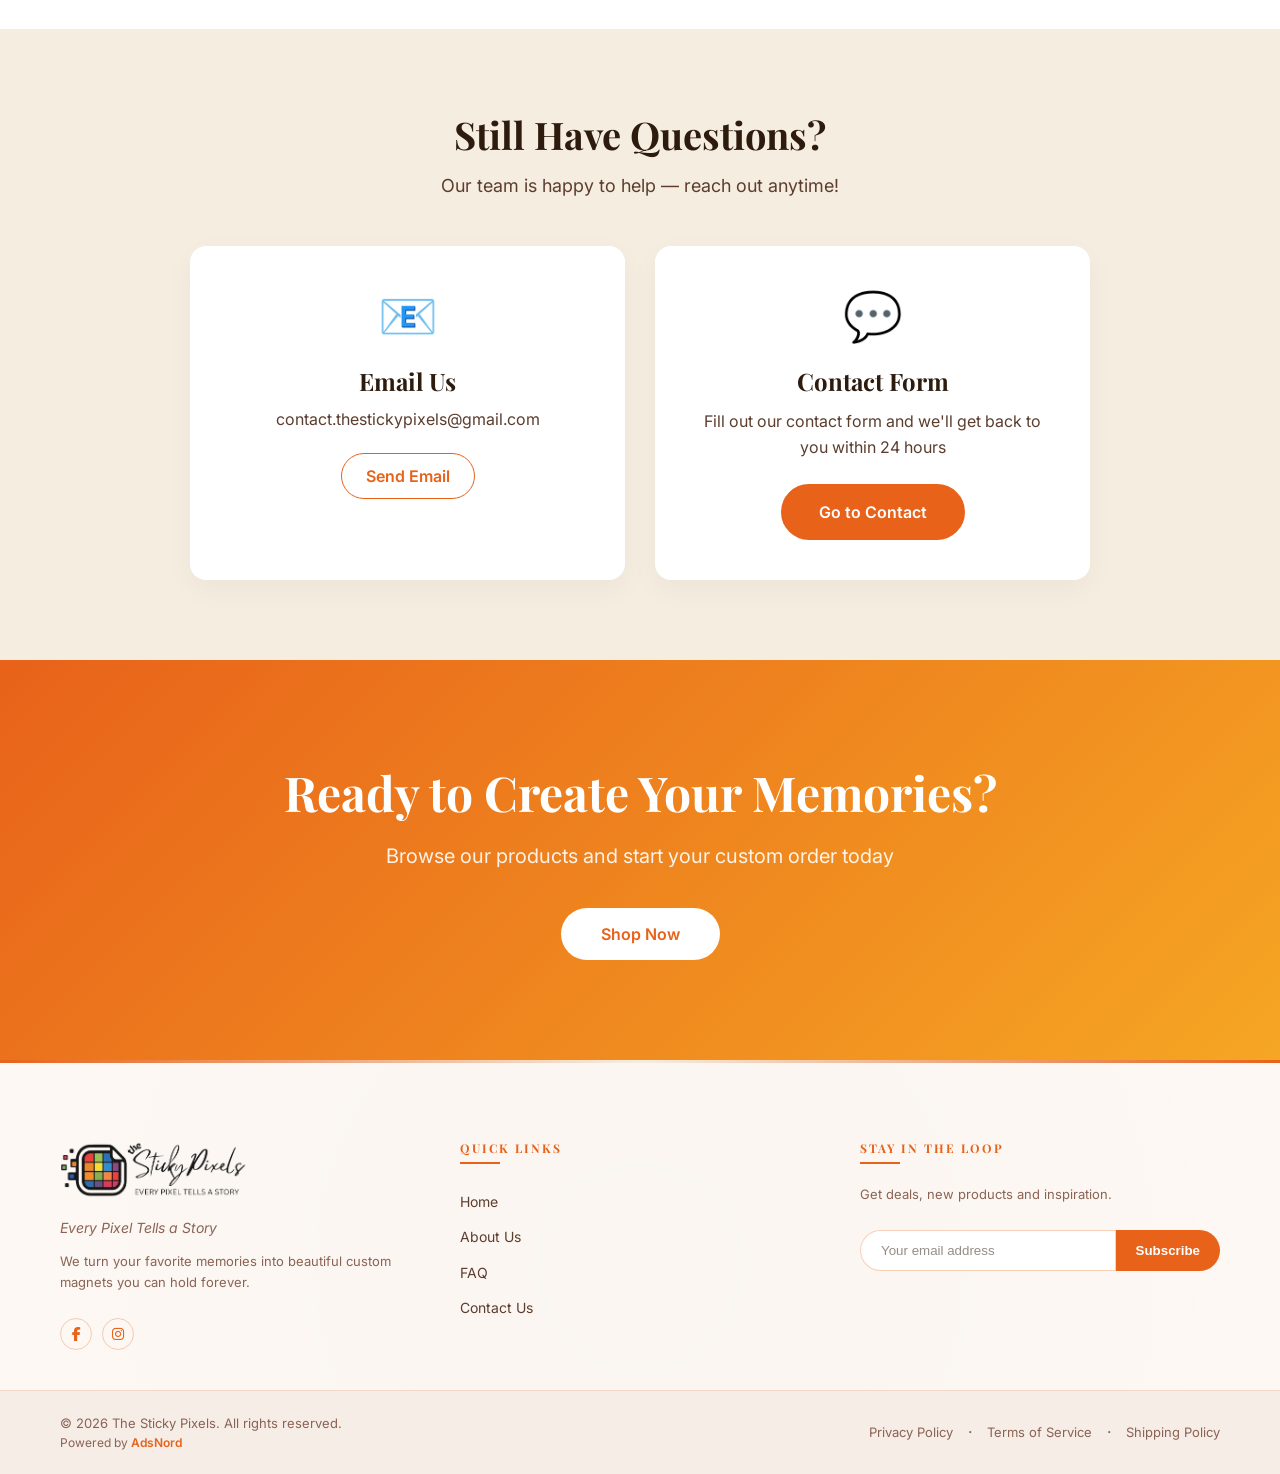
<file: faq.html>
<!DOCTYPE html>
<html lang="en">

<head>
  <meta charset="UTF-8">
  <meta name="viewport" content="width=device-width, initial-scale=1.0">
  <title>FAQ — The Sticky Pixels</title>
  <!-- Google Fonts -->
  <link rel="preconnect" href="https://fonts.googleapis.com">
  <link rel="preconnect" href="https://fonts.gstatic.com" crossorigin>
  <link
    href="https://fonts.googleapis.com/css2?family=Inter:wght@400;600;700&family=Playfair+Display:wght@700&display=swap"
    rel="stylesheet">
  <!-- Custom CSS -->
  <link rel="stylesheet" href="css/style.css">
  <link rel="stylesheet" href="https://cdnjs.cloudflare.com/ajax/libs/font-awesome/6.4.0/css/all.min.css">
</head>

<body style="background-color: #FDF8F3;">

  <header id="main-header">
    <!-- Aurora background blobs -->
    <div class="aurora-blob blob-1"></div>
    <div class="aurora-blob blob-2"></div>
    <div class="aurora-blob blob-3"></div>

    <!-- Glass nav container -->
    <nav class="navbar">
      <!-- Logo -->
      <div class="nav-logo">
        <img src="images/logo.png" alt="The Sticky Pixels Logo">
      </div>

      <!-- Desktop Nav Links -->
            <ul class="nav-links">
  <li><a href="index.html">Home</a></li>
  <li class="nav-more">
    <button class="more-btn">Magnets</button>
    <ul class="more-dropdown">
      <li><a href="products.html?filter=magnets">2.5x2.5 Magnets</a></li>
      <li><a href="products.html?filter=magnets">Flexible Magnets</a></li>
      <li><a href="products.html?filter=bottle-openers">Bottle Openers</a></li>
    </ul>
  </li>
  <li class="nav-more">
    <button class="more-btn">3D</button>
    <ul class="more-dropdown">
      <li><a href="3d-products.html">3D Printed Frames</a></li>
      <li><a href="3d-products.html">STL Files</a></li>
    </ul>
  </li>
  <li class="nav-more">
    <button class="more-btn">Wholesale</button>
    <ul class="more-dropdown">
      <li><a href="products.html?filter=bulk">Magnetic Sheets</a></li>
      <li><a href="products.html?filter=bulk">Acrylic Frames</a></li>
    </ul>
  </li>
  <li><a href="events-bulk.html">Events &amp; Bulk</a></li>
  <li><a href="about.html">About Us</a></li>
</ul>

      <!-- Right Icons -->
      <div class="nav-icons">
        <button class="icon-btn search-btn" aria-label="Search">🔍</button>
        <button class="icon-btn cart-btn" aria-label="Cart">
          🛒 <span class="cart-badge">0</span>
        </button>
        <div class="currency-switcher">
          <select id="currency-select">
            <option value="CAD" selected>🇨🇦 CAD</option>
            <option value="USD">🇺🇸 USD</option>
            <option value="GBP">🇬🇧 GBP</option>
            <option value="EUR">🇪🇺 EUR</option>
            <option value="AUD">🇦🇺 AUD</option>
            <option value="INR">🇮🇳 INR</option>
          </select>
        </div>
        <!-- Hamburger -->
        <button class="hamburger" id="hamburger" aria-label="Menu">
          <span></span>
          <span></span>
          <span></span>
        </button>
      </div>
    </nav>

    <!-- Mobile Menu -->
                <div class="mobile-menu" id="mobile-menu">
      <button class="mobile-menu-close" 
        id="mobile-menu-close" 
        aria-label="Close menu">✕</button>

      <ul class="mobile-nav-list">

        <li class="mobile-nav-item">
          <a href="index.html" 
            class="mobile-nav-link">Home</a>
        </li>

        <li class="mobile-nav-group">
          <button class="mobile-nav-group-btn" 
            aria-expanded="false">
            <span>Magnets</span>
            <span class="mobile-nav-arrow">▸</span>
          </button>
          <ul class="mobile-nav-sub" 
            aria-hidden="true">
            <li>
              <a href="products.html?filter=magnets" 
                class="mobile-nav-sublink">
                2.5×2.5 Magnets
              </a>
            </li>
            <li>
              <a href="products.html?filter=magnets" 
                class="mobile-nav-sublink">
                Flexible Magnets
              </a>
            </li>
            <li>
              <a href="products.html?filter=bottle-openers" 
                class="mobile-nav-sublink">
                Bottle Openers
              </a>
            </li>
          </ul>
        </li>

        <li class="mobile-nav-group">
          <button class="mobile-nav-group-btn" 
            aria-expanded="false">
            <span>3D</span>
            <span class="mobile-nav-arrow">▸</span>
          </button>
          <ul class="mobile-nav-sub" 
            aria-hidden="true">
            <li>
              <a href="3d-products.html" 
                class="mobile-nav-sublink">
                3D Printed Frames
              </a>
            </li>
            <li>
              <a href="3d-products.html" 
                class="mobile-nav-sublink">
                STL Files
              </a>
            </li>
          </ul>
        </li>

        <li class="mobile-nav-group">
          <button class="mobile-nav-group-btn" 
            aria-expanded="false">
            <span>Wholesale</span>
            <span class="mobile-nav-arrow">▸</span>
          </button>
          <ul class="mobile-nav-sub" 
            aria-hidden="true">
            <li>
              <a href="products.html?filter=bulk" 
                class="mobile-nav-sublink">
                Magnetic Sheets
              </a>
            </li>
            <li>
              <a href="products.html?filter=bulk" 
                class="mobile-nav-sublink">
                Acrylic Frames
              </a>
            </li>
          </ul>
        </li>

        <li class="mobile-nav-item">
          <a href="events-bulk.html" 
            class="mobile-nav-link">
            Events & Bulk
          </a>
        </li>

        <li class="mobile-nav-item">
          <a href="about.html" 
            class="mobile-nav-link">
            About Us
          </a>
        </li>

      </ul>

      <div class="mobile-menu-footer">
        <a href="contact.html" 
          class="mobile-contact-btn">
          Contact Us
        </a>
      </div>

    </div>
  </header>

  <main>
    <!-- SECTION 1 — PAGE HERO BANNER -->
    <section class="page-hero-banner fade-in-up">
      <div class="container text-center">
        <div class="breadcrumb">Home > FAQ</div>
        <h1 class="page-title">Frequently Asked Questions</h1>
        <p class="page-subtitle">Everything you need to know about The Sticky Pixels</p>
      </div>
    </section>

    <!-- SECTION 2 — SEARCH BAR -->
    <section class="faq-search-section fade-in-up" style="background: white; padding: 40px 0;">
      <div class="container">
        <div class="faq-search">
          <span class="search-icon">🔍</span>
          <input type="text" placeholder="Search questions...">
        </div>
      </div>
    </section>

    <!-- SECTION 3 — FAQ CATEGORIES -->
    <section class="faq-categories-section fade-in-up" style="background: white; padding: 20px 0 80px;">
      <div class="container" style="max-width: 900px;">
        
        <!-- Category 1 -->
        <div class="faq-category">
          <h2 class="faq-category-title"><span>🛍️</span> Orders & Customization</h2>
          <div class="accordion-container">
            <div class="accordion-item">
              <div class="accordion-header">
                <h3>How do I place an order?</h3>
                <span class="accordion-arrow">▼</span>
              </div>
              <div class="accordion-body">
                <p>Simply browse our products, choose your size and style, then send us your photo via email at contact.thestickypixels@gmail.com or use our contact form. We'll confirm your order and get started right away!</p>
              </div>
            </div>
            <div class="accordion-item">
              <div class="accordion-header">
                <h3>What photo formats do you accept?</h3>
                <span class="accordion-arrow">▼</span>
              </div>
              <div class="accordion-body">
                <p>We accept JPG, JPEG, PNG, PDF and HEIC (iPhone) files. For best results, use a high-resolution image of at least 300 DPI.</p>
              </div>
            </div>
            <div class="accordion-item">
              <div class="accordion-header">
                <h3>Can I order multiple different photos in one order?</h3>
                <span class="accordion-arrow">▼</span>
              </div>
              <div class="accordion-body">
                <p>Absolutely! You can include multiple photos in a single order. Just send all your photos when placing your order and let us know which product each photo is for.</p>
              </div>
            </div>
            <div class="accordion-item">
              <div class="accordion-header">
                <h3>Can I see a preview before you print?</h3>
                <span class="accordion-arrow">▼</span>
              </div>
              <div class="accordion-body">
                <p>For standard orders we proceed directly to printing. For bulk or custom orders, we can provide a digital proof upon request.</p>
              </div>
            </div>
            <div class="accordion-item">
              <div class="accordion-header">
                <h3>Do you offer custom sizes?</h3>
                <span class="accordion-arrow">▼</span>
              </div>
              <div class="accordion-body">
                <p>Our standard sizes are 2.5x2.5, 2.5x3.5, 3.25x4 and 5x7 inches. Contact us for custom sizing requests.</p>
              </div>
            </div>
          </div>
        </div>

        <!-- Category 2 -->
        <div class="faq-category">
          <h2 class="faq-category-title"><span>📦</span> Shipping & Delivery</h2>
          <div class="accordion-container">
            <div class="accordion-item">
              <div class="accordion-header">
                <h3>How long does shipping take?</h3>
                <span class="accordion-arrow">▼</span>
              </div>
              <div class="accordion-body">
                <p>Magnets ship within 1–3 business days. 3D Frames ship within 3–5 business days after production is complete. We ship within Canada via Canada Post.</p>
              </div>
            </div>
            <div class="accordion-item">
              <div class="accordion-header">
                <h3>Do you ship internationally?</h3>
                <span class="accordion-arrow">▼</span>
              </div>
              <div class="accordion-body">
                <p>We currently ship within Canada only via Canada Post. If you are located outside Canada please contact us at contact.thestickypixels@gmail.com to discuss options.</p>
              </div>
            </div>
            <div class="accordion-item">
              <div class="accordion-header">
                <h3>How much does shipping cost?</h3>
                <span class="accordion-arrow">▼</span>
              </div>
              <div class="accordion-body">
                <p>Shipping rates are calculated based on your location within Canada. Contact us for specific shipping rate inquiries.</p>
              </div>
            </div>
            <div class="accordion-item">
              <div class="accordion-header">
                <h3>How will my order be packaged?</h3>
                <span class="accordion-arrow">▼</span>
              </div>
              <div class="accordion-body">
                <p>All orders are carefully packaged to prevent damage during shipping. Magnets are shipped in protective sleeves, and 3D frames are bubble-wrapped and boxed.</p>
              </div>
            </div>
          </div>
        </div>

        <!-- Category 3 -->
        <div class="faq-category">
          <h2 class="faq-category-title"><span>⭐</span> Quality & Returns</h2>
          <div class="accordion-container">
            <div class="accordion-item">
              <div class="accordion-header">
                <h3>What if I'm not happy with my order?</h3>
                <span class="accordion-arrow">▼</span>
              </div>
              <div class="accordion-body">
                <p>We understand — sometimes colors look different on screen than in print, or a photo doesn't come out quite as expected. That's not your fault and we can fix it. We'll remake your order for free. You just cover the return shipping, which is usually just a few dollars. Reach out within 7 days of receiving your order and we'll make it right. Our goal is for you to absolutely love your magnets.</p>
              </div>
            </div>
            <div class="accordion-item">
              <div class="accordion-header">
                <h3>What quality materials do you use?</h3>
                <span class="accordion-arrow">▼</span>
              </div>
              <div class="accordion-body">
                <p>We use premium quality magnetic material and high-resolution ink printing to ensure your photos look vivid and sharp. Our magnets are durable and long-lasting.</p>
              </div>
            </div>
            <div class="accordion-item">
              <div class="accordion-header">
                <h3>Will the colors look exactly like my photo?</h3>
                <span class="accordion-arrow">▼</span>
              </div>
              <div class="accordion-body">
                <p>Not exactly — but very close. Here's why: your screen uses light to display colors while our printer uses ink, so they don't always match perfectly. What helps: a high-resolution photo (600+ DPI) gives better color accuracy. We color-calibrate regularly and use quality ink so your colors will be vivid and true to your original photo. Not happy with the colors when you receive it? We'll remake it.</p>
              </div>
            </div>
            <div class="accordion-item">
              <div class="accordion-header">
                <h3>How long will my magnets last?</h3>
                <span class="accordion-arrow">▼</span>
              </div>
              <div class="accordion-body">
                <p>Our magnets are built to last 5+ years with daily use. We use UV-resistant ink so colors stay vivid even on sunny fridges — they won't fade over time. The magnetic backing is durable and won't weaken either. We have customers with the same magnets on their fridges for years with no quality loss. That's what we aim for with every order.</p>
              </div>
            </div>
          </div>
        </div>

        <!-- Category 4 -->
        <div class="faq-category">
          <h2 class="faq-category-title"><span>🏢</span> Bulk & Wholesale</h2>
          <div class="accordion-container">
            <div class="accordion-item">
              <div class="accordion-header">
                <h3>What is the minimum order for bulk pricing?</h3>
                <span class="accordion-arrow">▼</span>
              </div>
              <div class="accordion-body">
                <p>Bulk pricing starts at 11 units. The more you order, the more you save — up to 30% off on orders of 51-100 units and custom pricing for 100+ units.</p>
              </div>
            </div>
            <div class="accordion-item">
              <div class="accordion-header">
                <h3>Can each magnet in a bulk order have a different photo?</h3>
                <span class="accordion-arrow">▼</span>
              </div>
              <div class="accordion-body">
                <p>Yes! Each piece in your bulk order can have a completely different photo. Just provide all photos when placing your order.</p>
              </div>
            </div>
            <div class="accordion-item">
              <div class="accordion-header">
                <h3>Do you offer custom branding for corporate orders?</h3>
                <span class="accordion-arrow">▼</span>
              </div>
              <div class="accordion-body">
                <p>Yes! We can incorporate your company logo or branding into your order. Contact us for corporate branding options and pricing.</p>
              </div>
            </div>
            <div class="accordion-item">
              <div class="accordion-header">
                <h3>How long do bulk orders take?</h3>
                <span class="accordion-arrow">▼</span>
              </div>
              <div class="accordion-body">
                <p>Bulk magnet orders typically take 3–5 business days depending on quantity. 3D Frame bulk orders may take longer. Contact us for specific timelines for your order size.</p>
              </div>
            </div>
          </div>
        </div>

        <!-- Category 5 -->
        <div class="faq-category">
          <h2 class="faq-category-title"><span>📐</span> 3D Products — Sizing & Ordering</h2>
          <div class="accordion-container">
            <div class="accordion-item">
              <div class="accordion-header">
                <h3>Before I order a 3D frame, what do I need to know?</h3>
                <span class="accordion-arrow">▼</span>
              </div>
              <div class="accordion-body">
                <p>Measure your photo magnet in millimetres and add 0.5–1mm to that measurement when selecting your frame size. Why? 3D printing naturally expands filament slightly during printing. Combined with minor irregularities and slight roughness from support removal, exact-fit sizing can make your magnets too snug. This small allowance ensures a smooth, secure fit every time. Example: if your magnet is 53mm, order a 54mm frame.</p>
              </div>
            </div>
            <div class="accordion-item">
              <div class="accordion-header">
                <h3>Do you have a sizing guide for different magnet brands?</h3>
                <span class="accordion-arrow">▼</span>
              </div>
              <div class="accordion-body">
                <p>Yes! ENTER brand: 50.5mm. TECRE brand: 54mm. Memory Mag: 64.5mm. FMCraft: 64.5mm. Aliexpress (China): 64.5mm. If your brand isn't listed, measure your magnet and add 0.5–1mm.</p>
              </div>
            </div>
            <div class="accordion-item">
              <div class="accordion-header">
                <h3>What metal discs do you recommend?</h3>
                <span class="accordion-arrow">▼</span>
              </div>
              <div class="accordion-body">
                <p>We use thin silver round iron discs — they're safer than large flat discs, especially in homes with kids and pets. They're durable, long-lasting and widely available on Amazon at low cost.</p>
              </div>
            </div>
            <div class="accordion-item">
              <div class="accordion-header">
                <h3>What if my magnet doesn't fit after I receive the frame?</h3>
                <span class="accordion-arrow">▼</span>
              </div>
              <div class="accordion-body">
                <p>Reach out immediately at contact.thestickypixels@gmail.com. We can adjust the design and reprint at a small fee, or remake your order with corrected sizing at no additional charge. We want the fit to be perfect.</p>
              </div>
            </div>
          </div>
        </div>

        <!-- Category 6 -->
        <div class="faq-category">
          <h2 class="faq-category-title"><span>🖨️</span> 3D Products</h2>
          <div class="accordion-container">
            <div class="accordion-item">
              <div class="accordion-header">
                <h3>What colors are available for 3D frames?</h3>
                <span class="accordion-arrow">▼</span>
              </div>
              <div class="accordion-body">
                <p>We currently offer Red, Black, White, Blue and Pink. Custom colors may be available — contact us for details.</p>
              </div>
            </div>
            <div class="accordion-item">
              <div class="accordion-header">
                <h3>Can I request a custom 3D design?</h3>
                <span class="accordion-arrow">▼</span>
              </div>
              <div class="accordion-body">
                <p>Yes! We love custom projects. Contact us with your idea and we'll discuss what's possible and provide a quote.</p>
              </div>
            </div>
            <div class="accordion-item">
              <div class="accordion-header">
                <h3>What are STL files and how do I use them?</h3>
                <span class="accordion-arrow">▼</span>
              </div>
              <div class="accordion-body">
                <p>STL files are 3D printing files that you can use with your own 3D printer to print the frames at home. They're compatible with most FDM printers including Creality, Prusa, Bambu Lab and Anycubic.</p>
              </div>
            </div>
            <div class="accordion-item">
              <div class="accordion-header">
                <h3>How long does 3D printing take?</h3>
                <span class="accordion-arrow">▼</span>
              </div>
              <div class="accordion-body">
                <p>Production takes 2–3 days for printing plus delivery via Canada Post. Rush orders may be available — contact us for details.</p>
              </div>
            </div>
          </div>
        </div>

      </div>
    </section>

    <!-- SECTION 4 — STILL HAVE QUESTIONS -->
    <section class="still-questions-section fade-in-up" style="background: #F5EDE0; padding: 80px 0;">
      <div class="container text-center">
        <h2 class="section-title" style="font-family: 'Playfair Display', serif; font-size: 38px;">Still Have Questions?</h2>
        <p class="section-subtitle mb-60">Our team is happy to help — reach out anytime!</p>
        
        <div style="display: grid; grid-template-columns: repeat(2, 1fr); gap: 30px; max-width: 900px; margin: 0 auto;">
          <div style="background: white; border-radius: 16px; padding: 40px; box-shadow: 0 10px 30px rgba(0,0,0,0.04);">
            <div style="font-size: 48px; margin-bottom: 20px;">📧</div>
            <h3 style="font-family: 'Playfair Display', serif; font-size: 24px; color: #2D1B0E; margin-bottom: 12px;">Email Us</h3>
            <p style="color: #5C3D2E; margin-bottom: 24px;">contact.thestickypixels@gmail.com</p>
            <a href="mailto:contact.thestickypixels@gmail.com" class="btn btn-outline">Send Email</a>
          </div>
          <div style="background: white; border-radius: 16px; padding: 40px; box-shadow: 0 10px 30px rgba(0,0,0,0.04);">
            <div style="font-size: 48px; margin-bottom: 20px;">💬</div>
            <h3 style="font-family: 'Playfair Display', serif; font-size: 24px; color: #2D1B0E; margin-bottom: 12px;">Contact Form</h3>
            <p style="color: #5C3D2E; margin-bottom: 24px; line-height: 1.6;">Fill out our contact form and we'll get back to you within 24 hours</p>
            <a href="contact.html" class="btn btn-primary">Go to Contact</a>
          </div>
        </div>
      </div>
    </section>

    <!-- SECTION 5 — CTA BANNER -->
    <section class="cta-section fade-in-up">
      <div class="container text-center">
        <h2 class="cta-title">Ready to Create Your Memories?</h2>
        <p class="cta-subtitle">Browse our products and start your custom order today</p>
        <div class="cta-buttons" style="display: flex; gap: 16px; justify-content: center; margin-top: 32px;">
            <a href="products.html" class="btn btn-cta">Shop Now</a>
        </div>
      </div>
    </section>
  </main>

  <!-- Custom JS -->
  <script src="js/main.js"></script>

    <footer id="main-footer">
    <div class="footer-top-border"></div>

    <div class="footer-container">

      <!-- Column 1: Brand -->
      <div class="footer-col footer-brand">
        <img src="images/logo.png" alt="The Sticky Pixels" class="footer-logo">
        <p class="footer-tagline">Every Pixel Tells a Story</p>
        <p class="footer-desc">We turn your favorite memories into beautiful custom magnets you can hold forever.</p>
        <div class="footer-socials">
          <a href="https://www.facebook.com/profile.php?id=61581563886199&mibextid=wwXIfr" target="_blank" aria-label="Facebook">
            <i class="fab fa-facebook-f"></i>
          </a>
          <a href="https://www.instagram.com/thestickypixels?igsh=MW53MmdnZXl3NDFvMw%3D%3D&utm_source=qr" target="_blank" aria-label="Instagram">
            <i class="fab fa-instagram"></i>
          </a>
        </div>
      </div>

      <!-- Column 2: Quick Links -->
      <div class="footer-col">
        <h4 class="footer-heading">Quick Links</h4>
        <ul class="footer-links">
          <li><a href="index.html">Home</a></li>
          <li><a href="about.html">About Us</a></li>
          <li><a href="faq.html">FAQ</a></li>
          <li><a href="contact.html">Contact Us</a></li>
        </ul>
      </div>

      <!-- Column 3: Newsletter -->
      <div class="footer-col">
        <h4 class="footer-heading">Stay in the Loop</h4>
        <p class="footer-desc">Get deals, new products and inspiration.</p>
        <div class="newsletter-form">
          <input type="email" placeholder="Your email address">
          <button type="button">Subscribe</button>
        </div>
      </div>

    </div>

    <!-- Bottom Bar -->
    <div class="footer-bottom">
      <div class="footer-container">
        <div>
          <p>&#169; 2026 The Sticky Pixels. All rights reserved.</p>
          <p style="font-size:12px; color:#8B6355; margin-top:4px;">
            Powered by <a href="https://adsnord.com/" target="_blank" style="color:#E8621A; text-decoration:none; font-weight:600;">AdsNord</a>
          </p>
        </div>
        <div class="footer-bottom-links">
          <a href="privacy-policy.html">Privacy Policy</a>
          <span>&#183;</span>
          <a href="terms-of-service.html">Terms of Service</a>
          <span>&#183;</span>
          <a href="shipping-policy.html">Shipping Policy</a>
        </div>
      </div>
    </div>
  </footer>

</body>

</html>
</file>
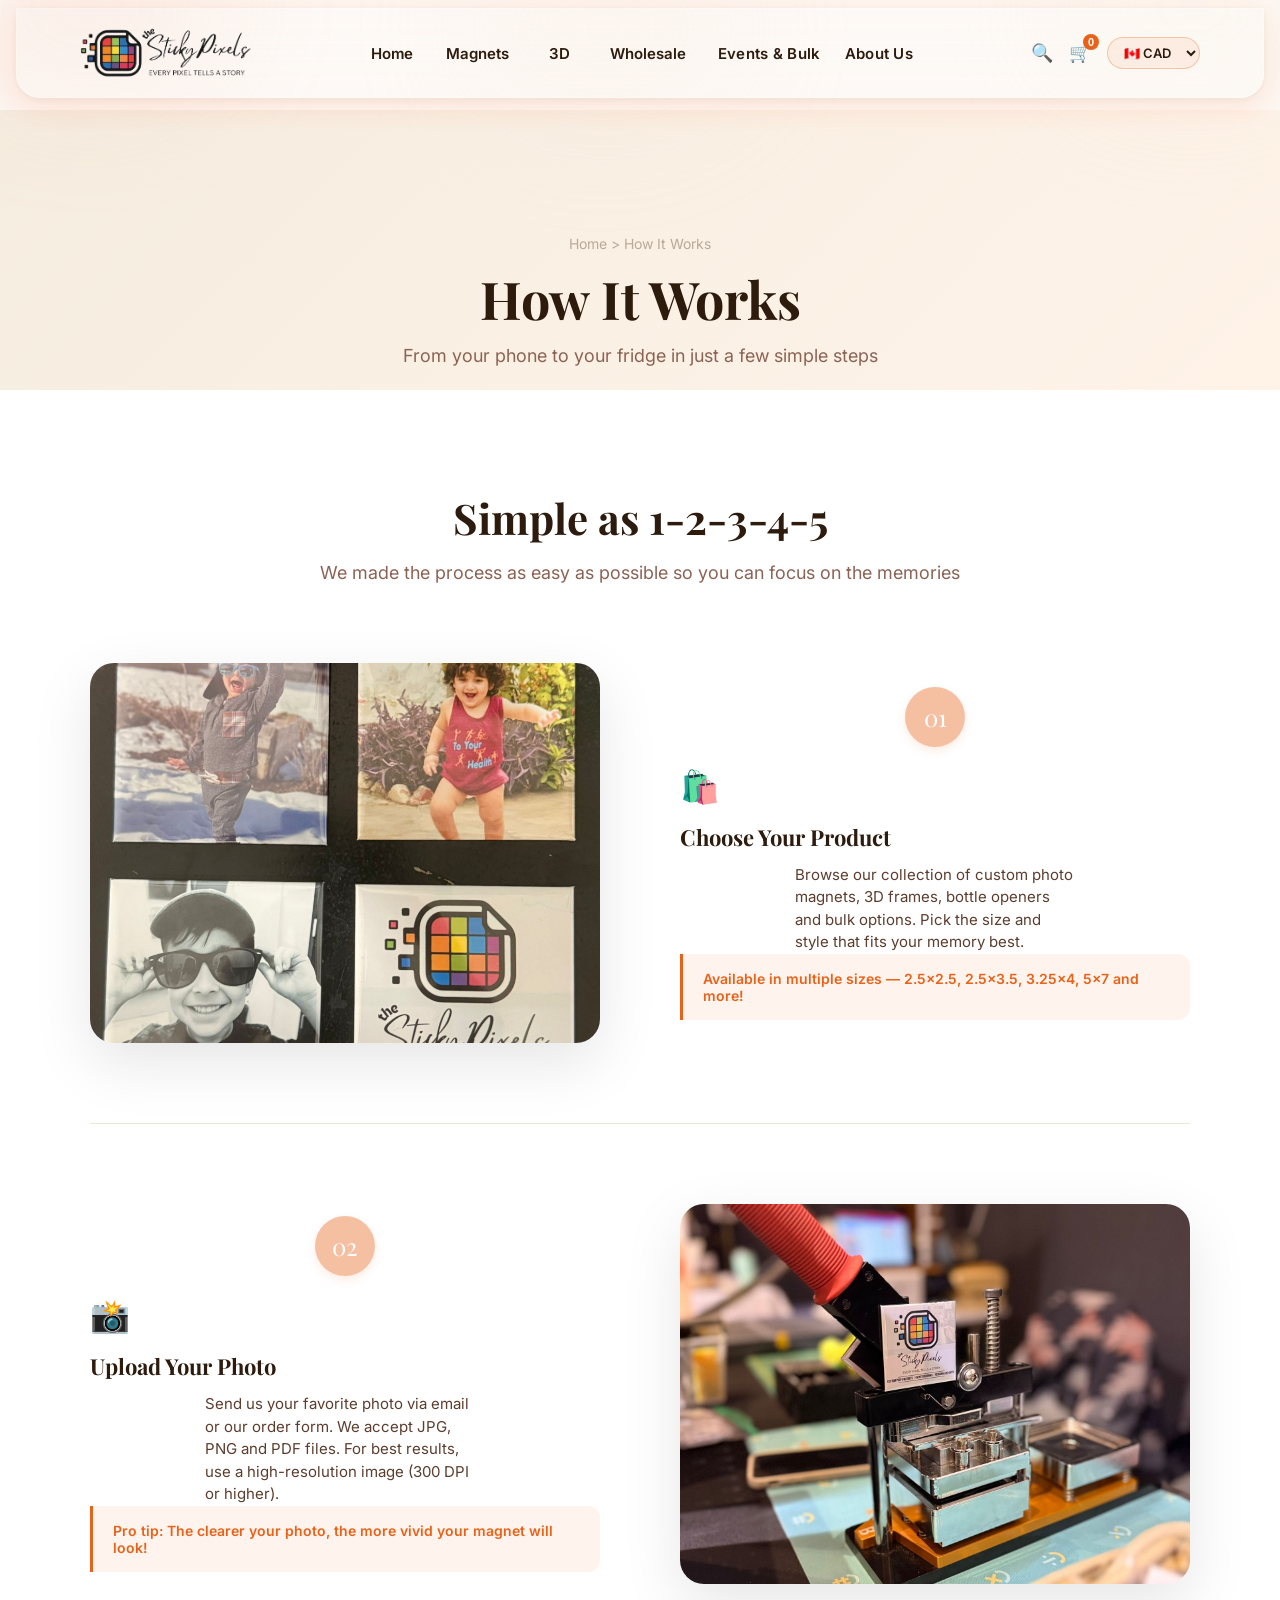
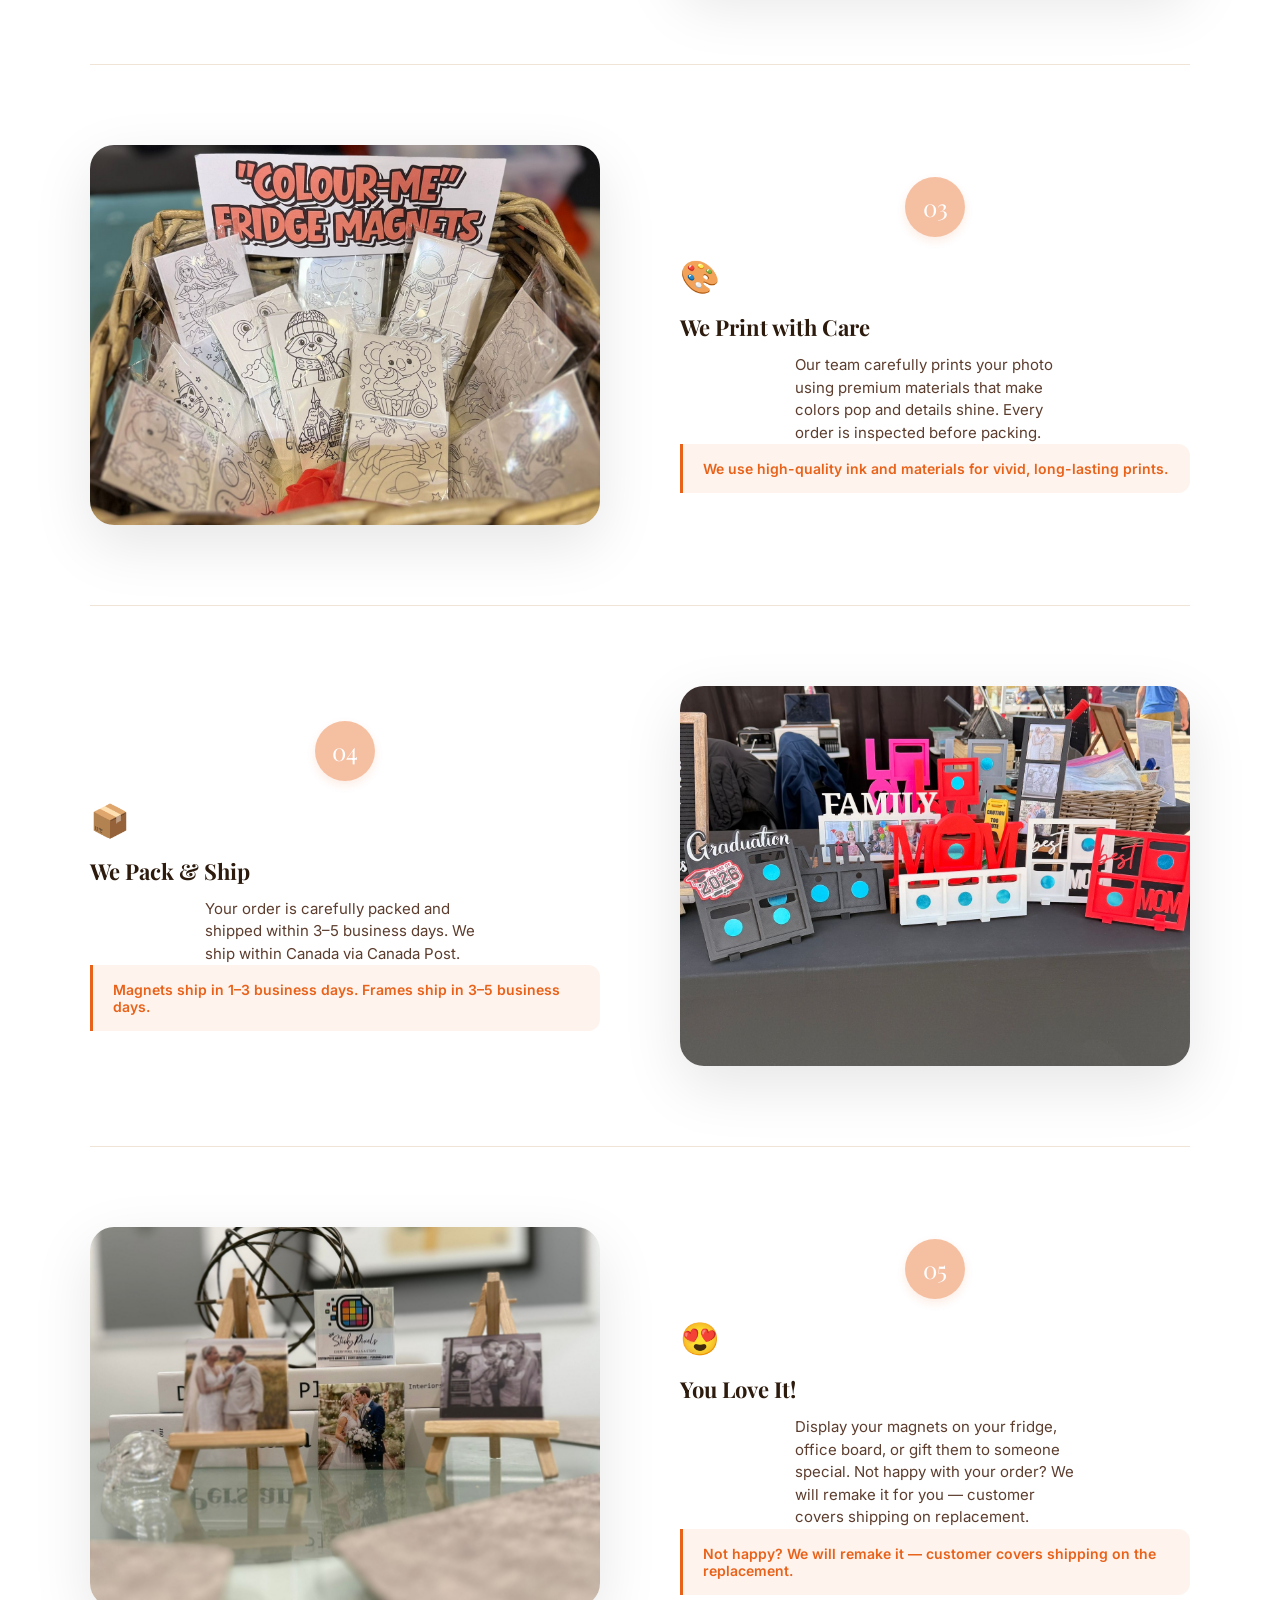
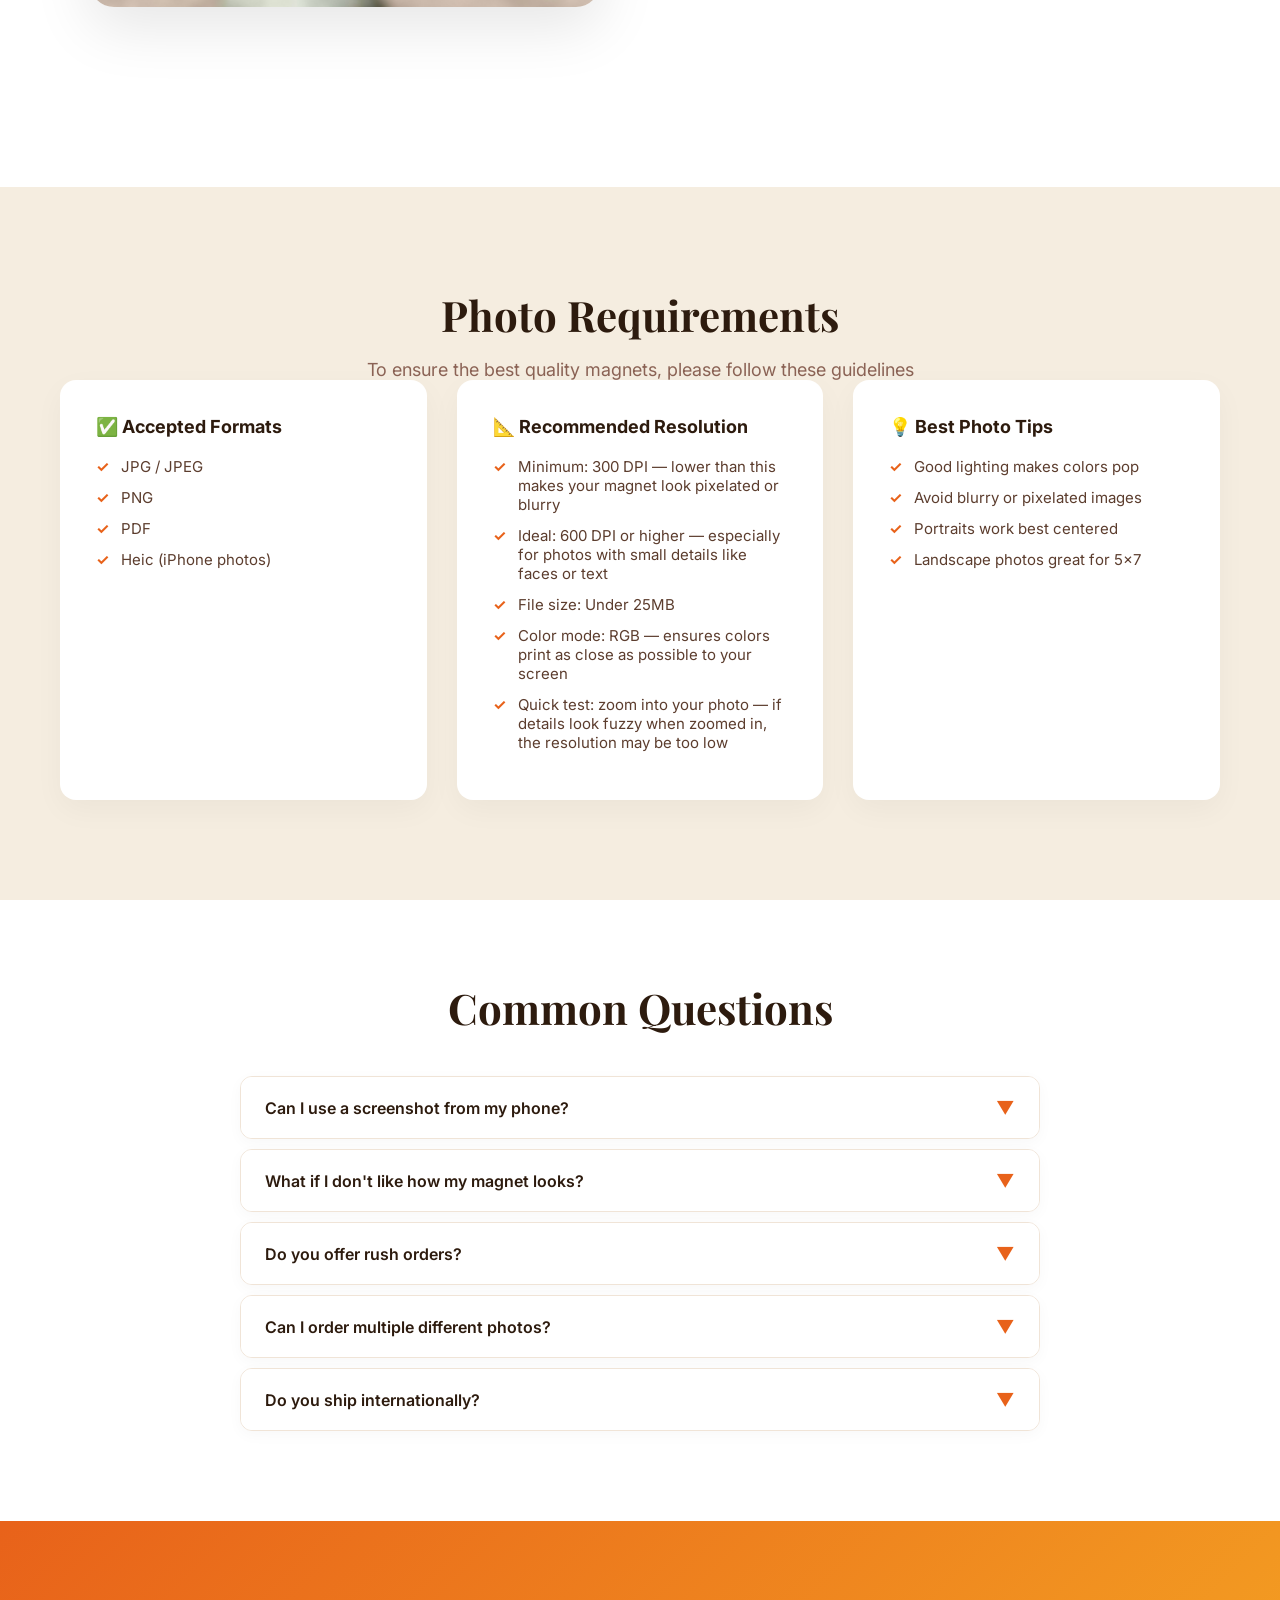
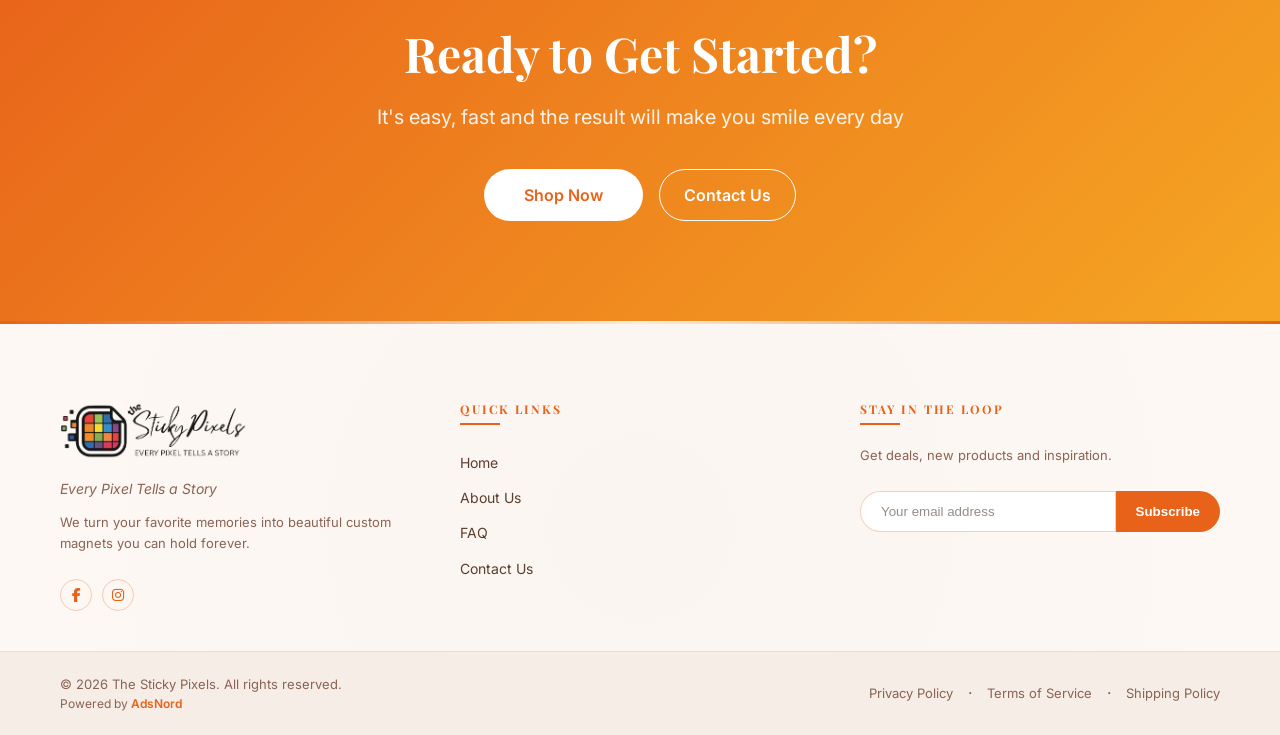
<file: how-it-works.html>
<!DOCTYPE html>
<html lang="en">

<head>
  <meta charset="UTF-8">
  <meta name="viewport" content="width=device-width, initial-scale=1.0">
  <title>How It Works — The Sticky Pixels</title>
  <!-- Google Fonts -->
  <link rel="preconnect" href="https://fonts.googleapis.com">
  <link rel="preconnect" href="https://fonts.gstatic.com" crossorigin>
  <link
    href="https://fonts.googleapis.com/css2?family=Inter:wght@400;600;700&family=Playfair+Display:wght@700&display=swap"
    rel="stylesheet">
  <!-- Custom CSS -->
  <link rel="stylesheet" href="css/style.css">
  <link rel="stylesheet" href="https://cdnjs.cloudflare.com/ajax/libs/font-awesome/6.4.0/css/all.min.css">
</head>

<body style="background-color: #FDF8F3;">

  <header id="main-header">
    <!-- Aurora background blobs -->
    <div class="aurora-blob blob-1"></div>
    <div class="aurora-blob blob-2"></div>
    <div class="aurora-blob blob-3"></div>

    <!-- Glass nav container -->
    <nav class="navbar">
      <!-- Logo -->
      <div class="nav-logo">
        <img src="images/logo.png" alt="The Sticky Pixels Logo">
      </div>

      <!-- Desktop Nav Links -->
            <ul class="nav-links">
  <li><a href="index.html">Home</a></li>
  <li class="nav-more">
    <button class="more-btn">Magnets</button>
    <ul class="more-dropdown">
      <li><a href="products.html?filter=magnets">2.5x2.5 Magnets</a></li>
      <li><a href="products.html?filter=magnets">Flexible Magnets</a></li>
      <li><a href="products.html?filter=bottle-openers">Bottle Openers</a></li>
    </ul>
  </li>
  <li class="nav-more">
    <button class="more-btn">3D</button>
    <ul class="more-dropdown">
      <li><a href="3d-products.html">3D Printed Frames</a></li>
      <li><a href="3d-products.html">STL Files</a></li>
    </ul>
  </li>
  <li class="nav-more">
    <button class="more-btn">Wholesale</button>
    <ul class="more-dropdown">
      <li><a href="products.html?filter=bulk">Magnetic Sheets</a></li>
      <li><a href="products.html?filter=bulk">Acrylic Frames</a></li>
    </ul>
  </li>
  <li><a href="events-bulk.html">Events &amp; Bulk</a></li>
  <li><a href="about.html">About Us</a></li>
</ul>

      <!-- Right Icons -->
      <div class="nav-icons">
        <button class="icon-btn search-btn" aria-label="Search">🔍</button>
        <button class="icon-btn cart-btn" aria-label="Cart">
          🛒 <span class="cart-badge">0</span>
        </button>
        <div class="currency-switcher">
          <select id="currency-select">
            <option value="CAD" selected>🇨🇦 CAD</option>
            <option value="USD">🇺🇸 USD</option>
            <option value="GBP">🇬🇧 GBP</option>
            <option value="EUR">🇪🇺 EUR</option>
            <option value="AUD">🇦🇺 AUD</option>
            <option value="INR">🇮🇳 INR</option>
          </select>
        </div>
        <!-- Hamburger -->
        <button class="hamburger" id="hamburger" aria-label="Menu">
          <span></span>
          <span></span>
          <span></span>
        </button>
      </div>
    </nav>

    <!-- Mobile Menu -->
                <div class="mobile-menu" id="mobile-menu">
      <button class="mobile-menu-close" 
        id="mobile-menu-close" 
        aria-label="Close menu">✕</button>

      <ul class="mobile-nav-list">

        <li class="mobile-nav-item">
          <a href="index.html" 
            class="mobile-nav-link">Home</a>
        </li>

        <li class="mobile-nav-group">
          <button class="mobile-nav-group-btn" 
            aria-expanded="false">
            <span>Magnets</span>
            <span class="mobile-nav-arrow">▸</span>
          </button>
          <ul class="mobile-nav-sub" 
            aria-hidden="true">
            <li>
              <a href="products.html?filter=magnets" 
                class="mobile-nav-sublink">
                2.5×2.5 Magnets
              </a>
            </li>
            <li>
              <a href="products.html?filter=magnets" 
                class="mobile-nav-sublink">
                Flexible Magnets
              </a>
            </li>
            <li>
              <a href="products.html?filter=bottle-openers" 
                class="mobile-nav-sublink">
                Bottle Openers
              </a>
            </li>
          </ul>
        </li>

        <li class="mobile-nav-group">
          <button class="mobile-nav-group-btn" 
            aria-expanded="false">
            <span>3D</span>
            <span class="mobile-nav-arrow">▸</span>
          </button>
          <ul class="mobile-nav-sub" 
            aria-hidden="true">
            <li>
              <a href="3d-products.html" 
                class="mobile-nav-sublink">
                3D Printed Frames
              </a>
            </li>
            <li>
              <a href="3d-products.html" 
                class="mobile-nav-sublink">
                STL Files
              </a>
            </li>
          </ul>
        </li>

        <li class="mobile-nav-group">
          <button class="mobile-nav-group-btn" 
            aria-expanded="false">
            <span>Wholesale</span>
            <span class="mobile-nav-arrow">▸</span>
          </button>
          <ul class="mobile-nav-sub" 
            aria-hidden="true">
            <li>
              <a href="products.html?filter=bulk" 
                class="mobile-nav-sublink">
                Magnetic Sheets
              </a>
            </li>
            <li>
              <a href="products.html?filter=bulk" 
                class="mobile-nav-sublink">
                Acrylic Frames
              </a>
            </li>
          </ul>
        </li>

        <li class="mobile-nav-item">
          <a href="events-bulk.html" 
            class="mobile-nav-link">
            Events & Bulk
          </a>
        </li>

        <li class="mobile-nav-item">
          <a href="about.html" 
            class="mobile-nav-link">
            About Us
          </a>
        </li>

      </ul>

      <div class="mobile-menu-footer">
        <a href="contact.html" 
          class="mobile-contact-btn">
          Contact Us
        </a>
      </div>

    </div>
  </header>

  <main>
    <!-- SECTION 1 — PAGE HERO BANNER -->
    <section class="page-hero-banner fade-in-up">
      <div class="container text-center">
        <div class="breadcrumb">Home > How It Works</div>
        <h1 class="page-title">How It Works</h1>
        <p class="page-subtitle">From your phone to your fridge in just a few simple steps</p>
      </div>
    </section>

    <!-- SECTION 2 — MAIN STEPS -->
    <section class="hiw-steps-section fade-in-up">
      <div class="container">
        <div class="text-center mb-60">
          <h2 class="hiw-title">Simple as 1-2-3-4-5</h2>
          <p class="hiw-subtitle">We made the process as easy as possible so you can focus on the memories</p>
        </div>

        <!-- Step 1 -->
        <div class="step-section">
          <div class="step-img fade-in-up">
            <img src="images/image17.jpeg" alt="Choose Your Product" loading="lazy">
          </div>
          <div class="step-content fade-in-up">
            <span class="step-number">01</span>
            <span class="step-icon">🛍️</span>
            <h3 class="step-title">Choose Your Product</h3>
            <p class="step-desc">Browse our collection of custom photo magnets, 3D frames, bottle openers and bulk options. Pick the size and style that fits your memory best.</p>
            <div class="step-highlight">Available in multiple sizes — 2.5x2.5, 2.5x3.5, 3.25x4, 5x7 and more!</div>
          </div>
        </div>

        <!-- Step 2 -->
        <div class="step-section reverse">
          <div class="step-content fade-in-up">
            <span class="step-number">02</span>
            <span class="step-icon">📸</span>
            <h3 class="step-title">Upload Your Photo</h3>
            <p class="step-desc">Send us your favorite photo via email or our order form. We accept JPG, PNG and PDF files. For best results, use a high-resolution image (300 DPI or higher).</p>
            <div class="step-highlight">Pro tip: The clearer your photo, the more vivid your magnet will look!</div>
          </div>
          <div class="step-img fade-in-up">
            <img src="images/image19.jpeg" alt="Upload Your Photo" loading="lazy">
          </div>
        </div>

        <!-- Step 3 -->
        <div class="step-section">
          <div class="step-img fade-in-up">
            <img src="images/image8.jpeg" alt="We Print with Care" loading="lazy">
          </div>
          <div class="step-content fade-in-up">
            <span class="step-number">03</span>
            <span class="step-icon">🎨</span>
            <h3 class="step-title">We Print with Care</h3>
            <p class="step-desc">Our team carefully prints your photo using premium materials that make colors pop and details shine. Every order is inspected before packing.</p>
            <div class="step-highlight">We use high-quality ink and materials for vivid, long-lasting prints.</div>
          </div>
        </div>

        <!-- Step 4 -->
        <div class="step-section reverse">
          <div class="step-content fade-in-up">
            <span class="step-number">04</span>
            <span class="step-icon">📦</span>
            <h3 class="step-title">We Pack & Ship</h3>
            <p class="step-desc">Your order is carefully packed and shipped within 3–5 business days. We ship within Canada via Canada Post.</p>
            <div class="step-highlight">Magnets ship in 1–3 business days. Frames ship in 3–5 business days.</div>
          </div>
          <div class="step-img fade-in-up">
            <img src="images/image0 (1).jpeg" alt="We Pack & Ship" loading="lazy">
          </div>
        </div>

        <!-- Step 5 -->
        <div class="step-section">
          <div class="step-img fade-in-up">
            <img src="images/image15.jpeg" alt="You Love It!" loading="lazy">
          </div>
          <div class="step-content fade-in-up">
            <span class="step-number">05</span>
            <span class="step-icon">😍</span>
            <h3 class="step-title">You Love It!</h3>
            <p class="step-desc">Display your magnets on your fridge, office board, or gift them to someone special. Not happy with your order? We will remake it for you — customer covers shipping on replacement.</p>
            <div class="step-highlight">Not happy? We will remake it — customer covers shipping on the replacement.</div>
          </div>
        </div>

      </div>
    </section>

    <!-- SECTION 3 — FILE REQUIREMENTS -->
    <section class="hiw-req-section fade-in-up">
      <div class="container text-center">
        <h2 class="hiw-title">Photo Requirements</h2>
        <p class="hiw-subtitle mb-60">To ensure the best quality magnets, please follow these guidelines</p>
        
        <div class="req-grid">
          <div class="req-card">
            <h4>✅ Accepted Formats</h4>
            <ul>
              <li><span class="req-check">✓</span> JPG / JPEG</li>
              <li><span class="req-check">✓</span> PNG</li>
              <li><span class="req-check">✓</span> PDF</li>
              <li><span class="req-check">✓</span> Heic (iPhone photos)</li>
            </ul>
          </div>
          
          <div class="req-card">
            <h4>📐 Recommended Resolution</h4>
            <ul>
              <li><span class="req-check">✓</span> Minimum: 300 DPI — lower than this makes your magnet look pixelated or blurry</li>
              <li><span class="req-check">✓</span> Ideal: 600 DPI or higher — especially for photos with small details like faces or text</li>
              <li><span class="req-check">✓</span> File size: Under 25MB</li>
              <li><span class="req-check">✓</span> Color mode: RGB — ensures colors print as close as possible to your screen</li>
              <li><span class="req-check">✓</span> Quick test: zoom into your photo — if details look fuzzy when zoomed in, the resolution may be too low</li>
            </ul>
          </div>
          
          <div class="req-card">
            <h4>💡 Best Photo Tips</h4>
            <ul>
              <li><span class="req-check">✓</span> Good lighting makes colors pop</li>
              <li><span class="req-check">✓</span> Avoid blurry or pixelated images</li>
              <li><span class="req-check">✓</span> Portraits work best centered</li>
              <li><span class="req-check">✓</span> Landscape photos great for 5x7</li>
            </ul>
          </div>
        </div>
      </div>
    </section>

    <!-- SECTION 4 — FAQ ACCORDION -->
    <section class="faq-teaser-section bg-white fade-in-up">
      <div class="container text-center">
        <h2 class="hiw-title">Common Questions</h2>
        
        <div class="accordion-container mt-40">
          <div class="accordion-item">
            <div class="accordion-header">
              <h3>Can I use a screenshot from my phone?</h3>
              <span class="accordion-arrow">▼</span>
            </div>
            <div class="accordion-content">
              <p>Yes! Screenshots work fine as long as they are clear and not pixelated. The higher the resolution the better.</p>
            </div>
          </div>

          <div class="accordion-item">
            <div class="accordion-header">
              <h3>What if I don't like how my magnet looks?</h3>
              <span class="accordion-arrow">▼</span>
            </div>
            <div class="accordion-content">
              <p>We understand — sometimes colors look different on screen than in print. That's not your fault and we can fix it. We'll remake your order for free. You just cover the return shipping, which is usually just a few dollars. Reach out within 7 days of receiving your order and we'll make it right.</p>
            </div>
          </div>

          <div class="accordion-item">
            <div class="accordion-header">
              <h3>Do you offer rush orders?</h3>
              <span class="accordion-arrow">▼</span>
            </div>
            <div class="accordion-content">
              <p>Contact us directly at contact.thestickypixels@gmail.com for rush order requests and we'll do our best to accommodate.</p>
            </div>
          </div>
          
          <div class="accordion-item">
            <div class="accordion-header">
              <h3>Can I order multiple different photos?</h3>
              <span class="accordion-arrow">▼</span>
            </div>
            <div class="accordion-content">
              <p>Absolutely! You can order multiple magnets with different photos. Just include all photos when you place your order.</p>
            </div>
          </div>
          
          <div class="accordion-item">
            <div class="accordion-header">
              <h3>Do you ship internationally?</h3>
              <span class="accordion-arrow">▼</span>
            </div>
            <div class="accordion-content">
              <p>We currently ship within Canada only via Canada Post. Contact us at contact.thestickypixels@gmail.com if you are located outside Canada.</p>
            </div>
          </div>
        </div>
      </div>
    </section>

    <!-- SECTION 5 — CTA BANNER -->
    <section class="cta-section fade-in-up">
      <div class="container text-center">
        <h2 class="cta-title">Ready to Get Started?</h2>
        <p class="cta-subtitle">It's easy, fast and the result will make you smile every day</p>
        <div class="cta-buttons" style="display: flex; gap: 16px; justify-content: center; margin-top: 32px;">
            <a href="products.html" class="btn btn-cta">Shop Now</a>
            <a href="contact.html" class="btn btn-outline" style="border-color: white; color: white;">Contact Us</a>
        </div>
      </div>
    </section>
  </main>

  <!-- Custom JS -->
  <script src="js/main.js"></script>

    <footer id="main-footer">
    <div class="footer-top-border"></div>

    <div class="footer-container">

      <!-- Column 1: Brand -->
      <div class="footer-col footer-brand">
        <img src="images/logo.png" alt="The Sticky Pixels" class="footer-logo">
        <p class="footer-tagline">Every Pixel Tells a Story</p>
        <p class="footer-desc">We turn your favorite memories into beautiful custom magnets you can hold forever.</p>
        <div class="footer-socials">
          <a href="https://www.facebook.com/profile.php?id=61581563886199&mibextid=wwXIfr" target="_blank" aria-label="Facebook">
            <i class="fab fa-facebook-f"></i>
          </a>
          <a href="https://www.instagram.com/thestickypixels?igsh=MW53MmdnZXl3NDFvMw%3D%3D&utm_source=qr" target="_blank" aria-label="Instagram">
            <i class="fab fa-instagram"></i>
          </a>
        </div>
      </div>

      <!-- Column 2: Quick Links -->
      <div class="footer-col">
        <h4 class="footer-heading">Quick Links</h4>
        <ul class="footer-links">
          <li><a href="index.html">Home</a></li>
          <li><a href="about.html">About Us</a></li>
          <li><a href="faq.html">FAQ</a></li>
          <li><a href="contact.html">Contact Us</a></li>
        </ul>
      </div>

      <!-- Column 3: Newsletter -->
      <div class="footer-col">
        <h4 class="footer-heading">Stay in the Loop</h4>
        <p class="footer-desc">Get deals, new products and inspiration.</p>
        <div class="newsletter-form">
          <input type="email" placeholder="Your email address">
          <button type="button">Subscribe</button>
        </div>
      </div>

    </div>

    <!-- Bottom Bar -->
    <div class="footer-bottom">
      <div class="footer-container">
        <div>
          <p>&#169; 2026 The Sticky Pixels. All rights reserved.</p>
          <p style="font-size:12px; color:#8B6355; margin-top:4px;">
            Powered by <a href="https://adsnord.com/" target="_blank" style="color:#E8621A; text-decoration:none; font-weight:600;">AdsNord</a>
          </p>
        </div>
        <div class="footer-bottom-links">
          <a href="privacy-policy.html">Privacy Policy</a>
          <span>&#183;</span>
          <a href="terms-of-service.html">Terms of Service</a>
          <span>&#183;</span>
          <a href="shipping-policy.html">Shipping Policy</a>
        </div>
      </div>
    </div>
  </footer>

</body>

</html>
</file>
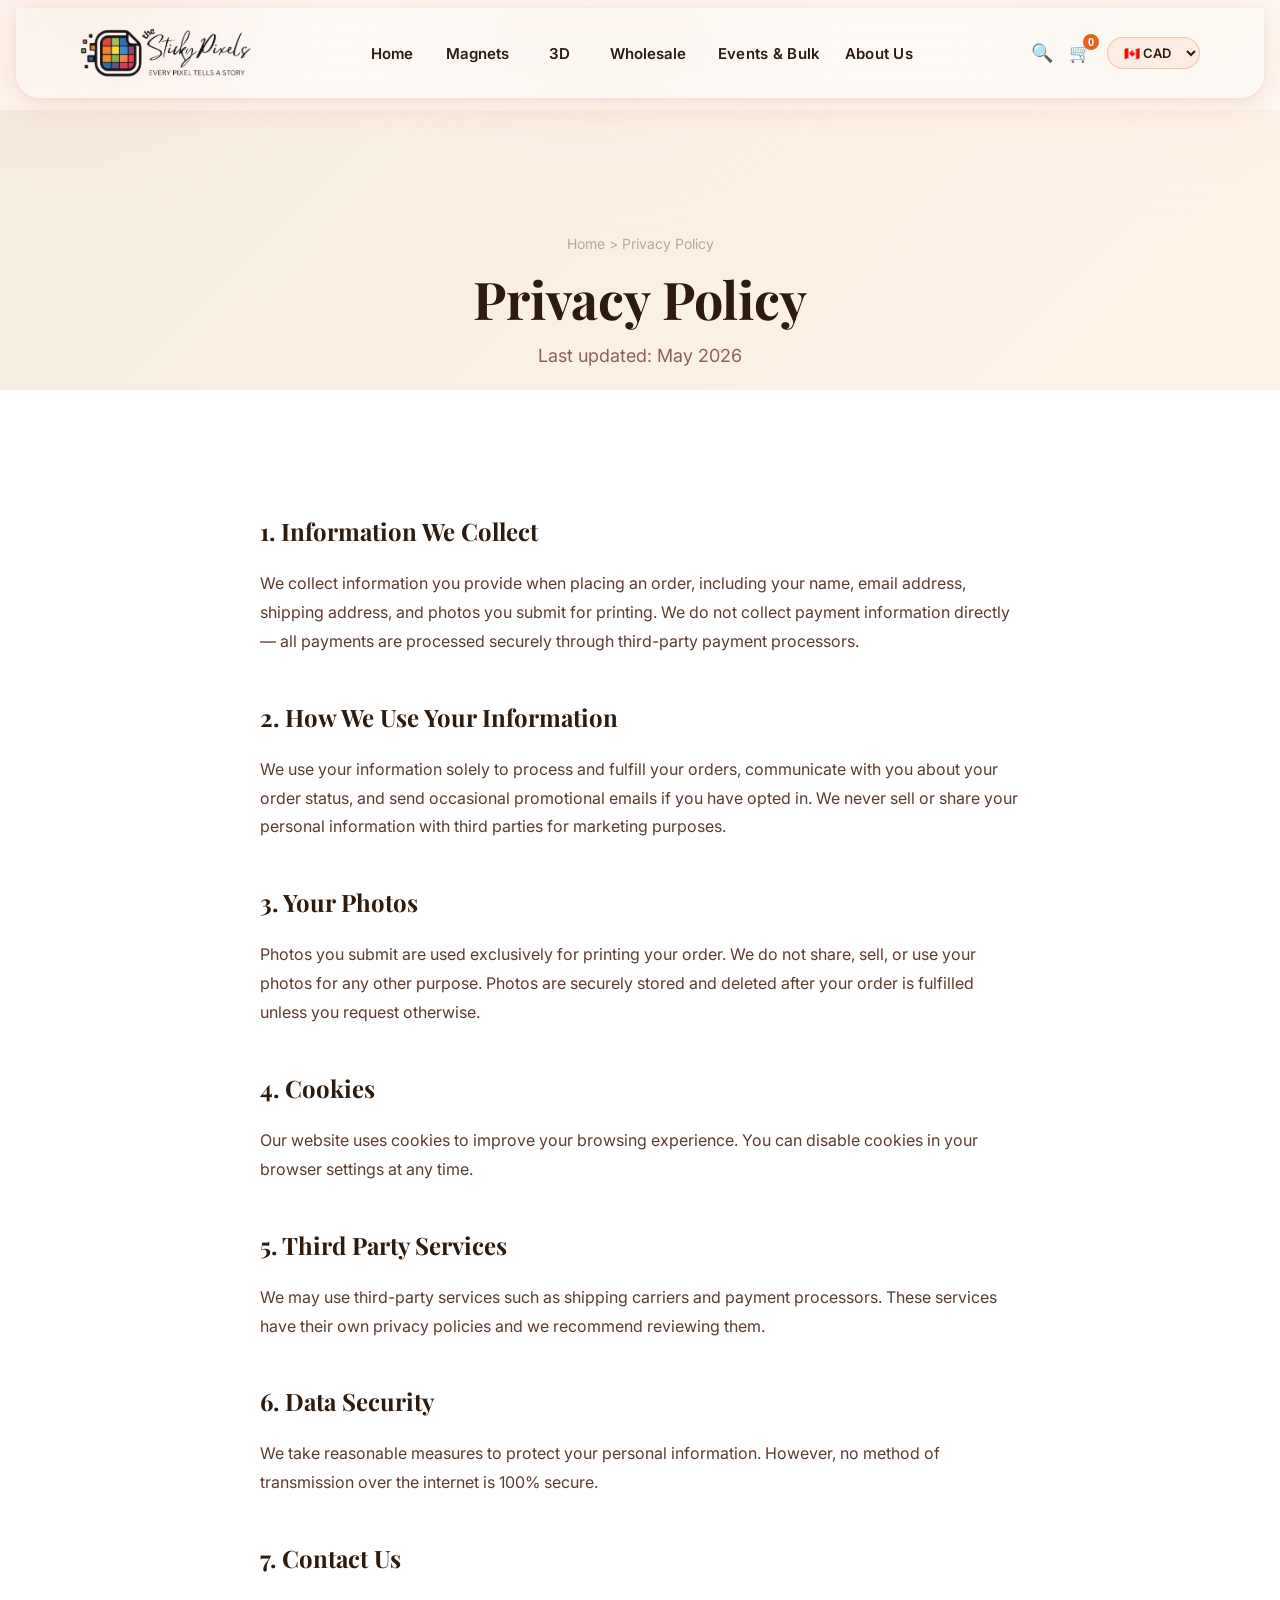
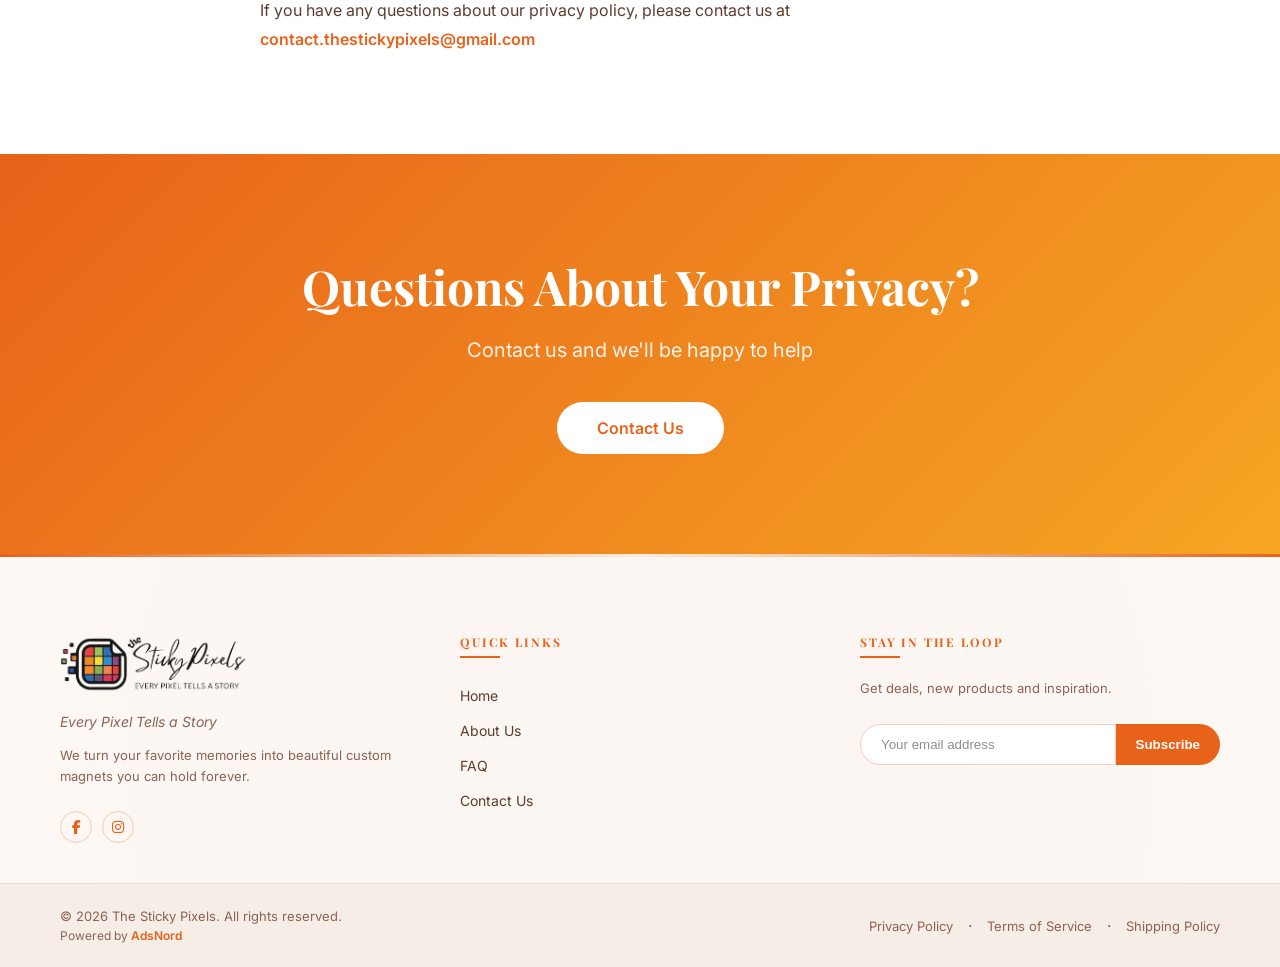
<file: privacy-policy.html>
<!DOCTYPE html>
<html lang="en">

<head>
  <meta charset="UTF-8">
  <meta name="viewport" content="width=device-width, initial-scale=1.0">
  <title>Privacy Policy — The Sticky Pixels</title>
  <!-- Google Fonts -->
  <link rel="preconnect" href="https://fonts.googleapis.com">
  <link rel="preconnect" href="https://fonts.gstatic.com" crossorigin>
  <link
    href="https://fonts.googleapis.com/css2?family=Inter:wght@400;600;700&family=Playfair+Display:wght@700&display=swap"
    rel="stylesheet">
  <!-- Custom CSS -->
  <link rel="stylesheet" href="css/style.css">
  <link rel="stylesheet" href="https://cdnjs.cloudflare.com/ajax/libs/font-awesome/6.4.0/css/all.min.css">
</head>

<body style="background-color: #FDF8F3;">

  <header id="main-header">
    <!-- Aurora background blobs -->
    <div class="aurora-blob blob-1"></div>
    <div class="aurora-blob blob-2"></div>
    <div class="aurora-blob blob-3"></div>

    <!-- Glass nav container -->
    <nav class="navbar">
      <!-- Logo -->
      <div class="nav-logo">
        <img src="images/logo.png" alt="The Sticky Pixels Logo">
      </div>

      <!-- Desktop Nav Links -->
            <ul class="nav-links">
  <li><a href="index.html">Home</a></li>
  <li class="nav-more">
    <button class="more-btn">Magnets</button>
    <ul class="more-dropdown">
      <li><a href="products.html?filter=magnets">2.5x2.5 Magnets</a></li>
      <li><a href="products.html?filter=magnets">Flexible Magnets</a></li>
      <li><a href="products.html?filter=bottle-openers">Bottle Openers</a></li>
    </ul>
  </li>
  <li class="nav-more">
    <button class="more-btn">3D</button>
    <ul class="more-dropdown">
      <li><a href="3d-products.html">3D Printed Frames</a></li>
      <li><a href="3d-products.html">STL Files</a></li>
    </ul>
  </li>
  <li class="nav-more">
    <button class="more-btn">Wholesale</button>
    <ul class="more-dropdown">
      <li><a href="products.html?filter=bulk">Magnetic Sheets</a></li>
      <li><a href="products.html?filter=bulk">Acrylic Frames</a></li>
    </ul>
  </li>
  <li><a href="events-bulk.html">Events &amp; Bulk</a></li>
  <li><a href="about.html">About Us</a></li>
</ul>

      <!-- Right Icons -->
      <div class="nav-icons">
        <button class="icon-btn search-btn" aria-label="Search">🔍</button>
        <button class="icon-btn cart-btn" aria-label="Cart">
          🛒 <span class="cart-badge">0</span>
        </button>
        <div class="currency-switcher">
          <select id="currency-select">
            <option value="CAD" selected>🇨🇦 CAD</option>
            <option value="USD">🇺🇸 USD</option>
            <option value="GBP">🇬🇧 GBP</option>
            <option value="EUR">🇪🇺 EUR</option>
            <option value="AUD">🇦🇺 AUD</option>
            <option value="INR">🇮🇳 INR</option>
          </select>
        </div>
        <!-- Hamburger -->
        <button class="hamburger" id="hamburger" aria-label="Menu">
          <span></span>
          <span></span>
          <span></span>
        </button>
      </div>
    </nav>

    <!-- Mobile Menu -->
                <div class="mobile-menu" id="mobile-menu">
      <button class="mobile-menu-close" 
        id="mobile-menu-close" 
        aria-label="Close menu">✕</button>

      <ul class="mobile-nav-list">

        <li class="mobile-nav-item">
          <a href="index.html" 
            class="mobile-nav-link">Home</a>
        </li>

        <li class="mobile-nav-group">
          <button class="mobile-nav-group-btn" 
            aria-expanded="false">
            <span>Magnets</span>
            <span class="mobile-nav-arrow">▸</span>
          </button>
          <ul class="mobile-nav-sub" 
            aria-hidden="true">
            <li>
              <a href="products.html?filter=magnets" 
                class="mobile-nav-sublink">
                2.5×2.5 Magnets
              </a>
            </li>
            <li>
              <a href="products.html?filter=magnets" 
                class="mobile-nav-sublink">
                Flexible Magnets
              </a>
            </li>
            <li>
              <a href="products.html?filter=bottle-openers" 
                class="mobile-nav-sublink">
                Bottle Openers
              </a>
            </li>
          </ul>
        </li>

        <li class="mobile-nav-group">
          <button class="mobile-nav-group-btn" 
            aria-expanded="false">
            <span>3D</span>
            <span class="mobile-nav-arrow">▸</span>
          </button>
          <ul class="mobile-nav-sub" 
            aria-hidden="true">
            <li>
              <a href="3d-products.html" 
                class="mobile-nav-sublink">
                3D Printed Frames
              </a>
            </li>
            <li>
              <a href="3d-products.html" 
                class="mobile-nav-sublink">
                STL Files
              </a>
            </li>
          </ul>
        </li>

        <li class="mobile-nav-group">
          <button class="mobile-nav-group-btn" 
            aria-expanded="false">
            <span>Wholesale</span>
            <span class="mobile-nav-arrow">▸</span>
          </button>
          <ul class="mobile-nav-sub" 
            aria-hidden="true">
            <li>
              <a href="products.html?filter=bulk" 
                class="mobile-nav-sublink">
                Magnetic Sheets
              </a>
            </li>
            <li>
              <a href="products.html?filter=bulk" 
                class="mobile-nav-sublink">
                Acrylic Frames
              </a>
            </li>
          </ul>
        </li>

        <li class="mobile-nav-item">
          <a href="events-bulk.html" 
            class="mobile-nav-link">
            Events & Bulk
          </a>
        </li>

        <li class="mobile-nav-item">
          <a href="about.html" 
            class="mobile-nav-link">
            About Us
          </a>
        </li>

      </ul>

      <div class="mobile-menu-footer">
        <a href="contact.html" 
          class="mobile-contact-btn">
          Contact Us
        </a>
      </div>

    </div>
  </header>

  <main>
    <!-- SECTION 1 — PAGE HERO BANNER -->
    <section class="page-hero-banner fade-in-up">
      <div class="container text-center">
        <div class="breadcrumb">Home > Privacy Policy</div>
        <h1 class="page-title">Privacy Policy</h1>
        <p class="page-subtitle">Last updated: May 2026</p>
      </div>
    </section>

    <!-- SECTION 2 — POLICY CONTENT -->
    <section class="policy-content-section fade-in-up" style="background: white; padding: 80px 0;">
      <div class="container" style="max-width: 800px;">
        <div class="policy-content">
          <h2>1. Information We Collect</h2>
          <p>We collect information you provide when placing an order, including your name, email address, shipping address, and photos you submit for printing. We do not collect payment information directly — all payments are processed securely through third-party payment processors.</p>
          
          <h2>2. How We Use Your Information</h2>
          <p>We use your information solely to process and fulfill your orders, communicate with you about your order status, and send occasional promotional emails if you have opted in. We never sell or share your personal information with third parties for marketing purposes.</p>
          
          <h2>3. Your Photos</h2>
          <p>Photos you submit are used exclusively for printing your order. We do not share, sell, or use your photos for any other purpose. Photos are securely stored and deleted after your order is fulfilled unless you request otherwise.</p>
          
          <h2>4. Cookies</h2>
          <p>Our website uses cookies to improve your browsing experience. You can disable cookies in your browser settings at any time.</p>
          
          <h2>5. Third Party Services</h2>
          <p>We may use third-party services such as shipping carriers and payment processors. These services have their own privacy policies and we recommend reviewing them.</p>
          
          <h2>6. Data Security</h2>
          <p>We take reasonable measures to protect your personal information. However, no method of transmission over the internet is 100% secure.</p>
          
          <h2>7. Contact Us</h2>
          <p>If you have any questions about our privacy policy, please contact us at <a href="mailto:contact.thestickypixels@gmail.com" style="color: #E8621A; text-decoration: none; font-weight: 600;">contact.thestickypixels@gmail.com</a></p>
        </div>
      </div>
    </section>

    <!-- SECTION 3 — CTA BANNER -->
    <section class="cta-section fade-in-up">
      <div class="container text-center">
        <h2 class="cta-title">Questions About Your Privacy?</h2>
        <p class="cta-subtitle">Contact us and we'll be happy to help</p>
        <div class="cta-buttons" style="display: flex; gap: 16px; justify-content: center; margin-top: 32px;">
            <a href="contact.html" class="btn btn-cta">Contact Us</a>
        </div>
      </div>
    </section>
  </main>

  <!-- Custom JS -->
  <script src="js/main.js"></script>

    <footer id="main-footer">
    <div class="footer-top-border"></div>

    <div class="footer-container">

      <!-- Column 1: Brand -->
      <div class="footer-col footer-brand">
        <img src="images/logo.png" alt="The Sticky Pixels" class="footer-logo">
        <p class="footer-tagline">Every Pixel Tells a Story</p>
        <p class="footer-desc">We turn your favorite memories into beautiful custom magnets you can hold forever.</p>
        <div class="footer-socials">
          <a href="https://www.facebook.com/profile.php?id=61581563886199&mibextid=wwXIfr" target="_blank" aria-label="Facebook">
            <i class="fab fa-facebook-f"></i>
          </a>
          <a href="https://www.instagram.com/thestickypixels?igsh=MW53MmdnZXl3NDFvMw%3D%3D&utm_source=qr" target="_blank" aria-label="Instagram">
            <i class="fab fa-instagram"></i>
          </a>
        </div>
      </div>

      <!-- Column 2: Quick Links -->
      <div class="footer-col">
        <h4 class="footer-heading">Quick Links</h4>
        <ul class="footer-links">
          <li><a href="index.html">Home</a></li>
          <li><a href="about.html">About Us</a></li>
          <li><a href="faq.html">FAQ</a></li>
          <li><a href="contact.html">Contact Us</a></li>
        </ul>
      </div>

      <!-- Column 3: Newsletter -->
      <div class="footer-col">
        <h4 class="footer-heading">Stay in the Loop</h4>
        <p class="footer-desc">Get deals, new products and inspiration.</p>
        <div class="newsletter-form">
          <input type="email" placeholder="Your email address">
          <button type="button">Subscribe</button>
        </div>
      </div>

    </div>

    <!-- Bottom Bar -->
    <div class="footer-bottom">
      <div class="footer-container">
        <div>
          <p>&#169; 2026 The Sticky Pixels. All rights reserved.</p>
          <p style="font-size:12px; color:#8B6355; margin-top:4px;">
            Powered by <a href="https://adsnord.com/" target="_blank" style="color:#E8621A; text-decoration:none; font-weight:600;">AdsNord</a>
          </p>
        </div>
        <div class="footer-bottom-links">
          <a href="privacy-policy.html">Privacy Policy</a>
          <span>&#183;</span>
          <a href="terms-of-service.html">Terms of Service</a>
          <span>&#183;</span>
          <a href="shipping-policy.html">Shipping Policy</a>
        </div>
      </div>
    </div>
  </footer>

</body>

</html>
</file>
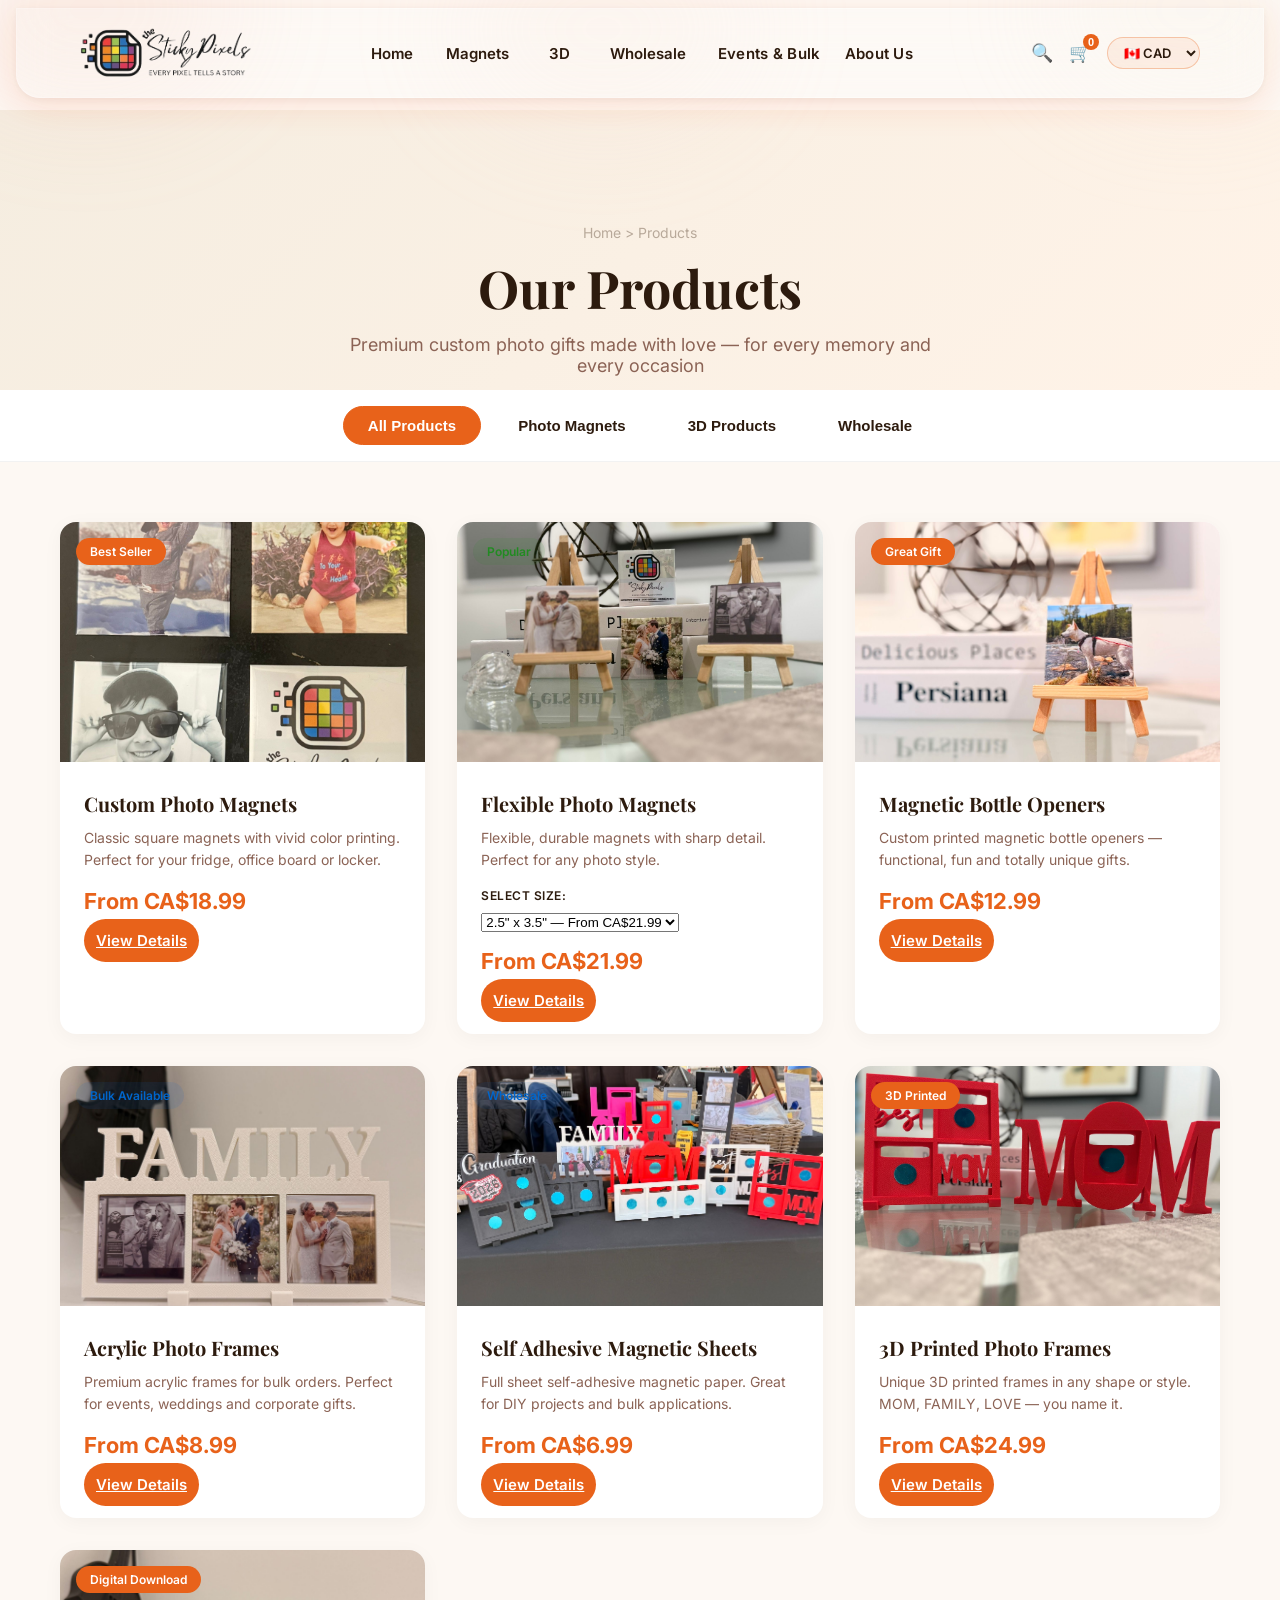
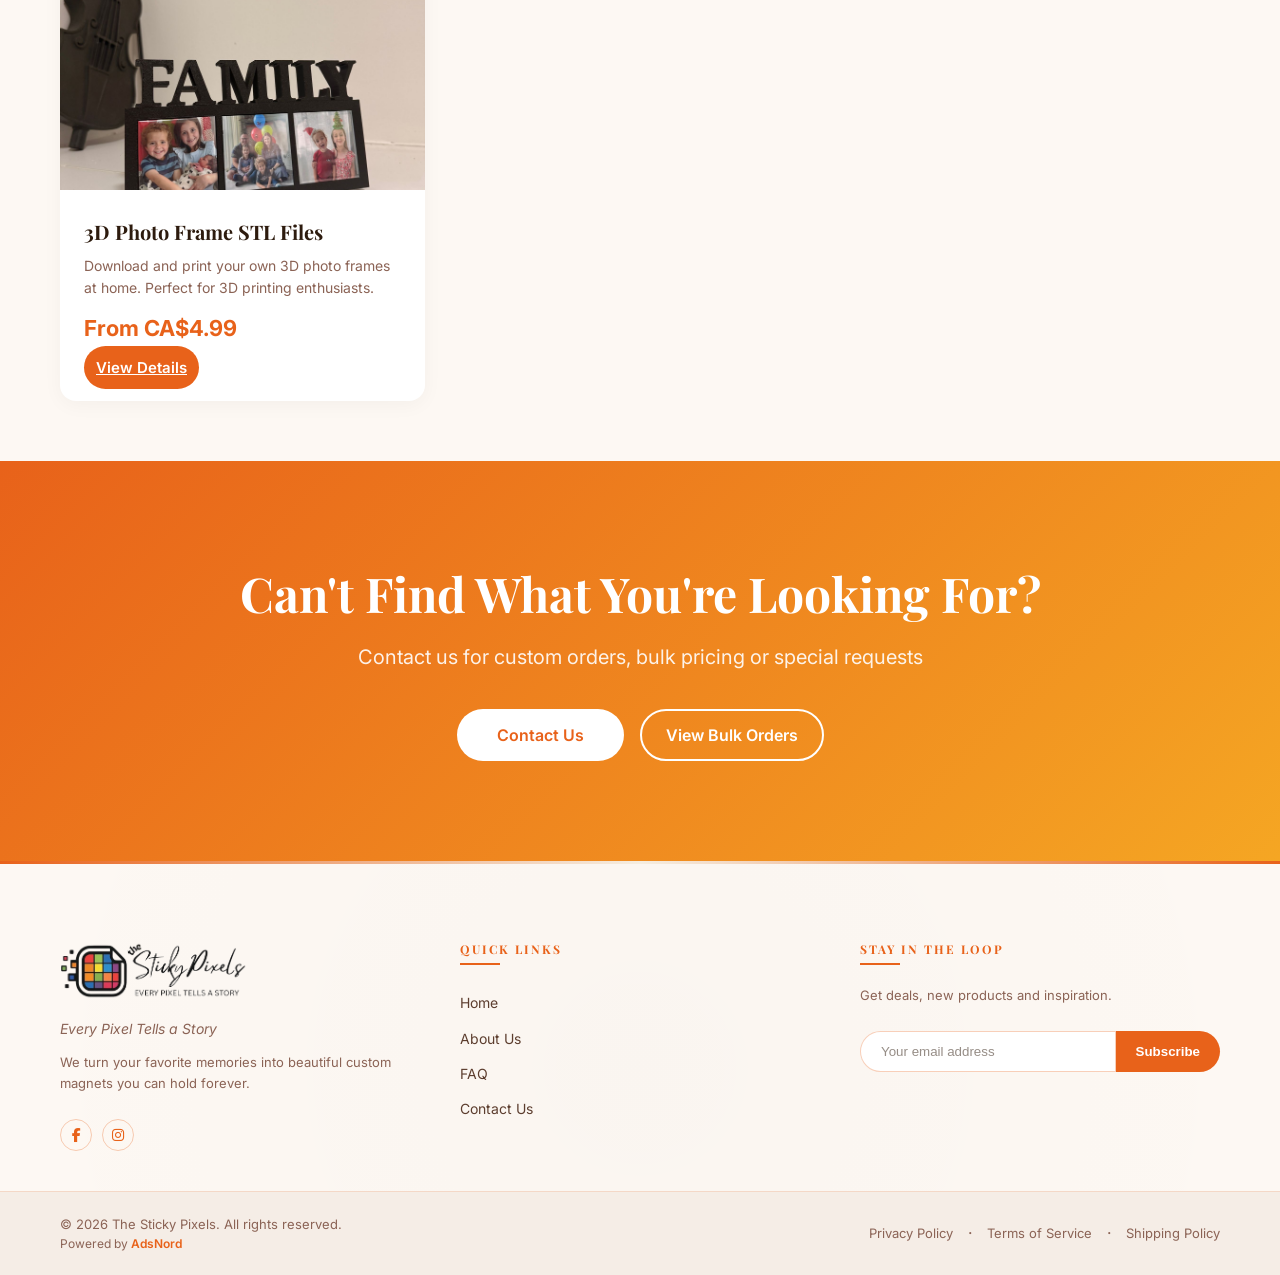
<file: products.html>
<!DOCTYPE html>
<html lang="en">

<head>
  <meta charset="UTF-8">
  <meta name="viewport" content="width=device-width, initial-scale=1.0">
  <title>The Sticky Pixels — Custom Photo Magnets</title>
  <!-- Google Fonts -->
  <link rel="preconnect" href="https://fonts.googleapis.com">
  <link rel="preconnect" href="https://fonts.gstatic.com" crossorigin>
  <link
    href="https://fonts.googleapis.com/css2?family=Inter:wght@400;600;700&family=Playfair+Display:wght@700&display=swap"
    rel="stylesheet">
  <!-- Custom CSS -->
  <link rel="stylesheet" href="css/style.css">
  <link rel="stylesheet" href="https://cdnjs.cloudflare.com/ajax/libs/font-awesome/6.4.0/css/all.min.css">
</head>

<body style="background-color: #FDF8F3;">

  <header id="main-header">
    <!-- Aurora background blobs -->
    <div class="aurora-blob blob-1"></div>
    <div class="aurora-blob blob-2"></div>
    <div class="aurora-blob blob-3"></div>

    <!-- Glass nav container -->
    <nav class="navbar">
      <!-- Logo -->
      <div class="nav-logo">
        <img src="images/logo.png" alt="The Sticky Pixels Logo">
      </div>

      <!-- Desktop Nav Links -->
      <ul class="nav-links">
  <li><a href="index.html">Home</a></li>
  <li class="nav-more">
    <button class="more-btn">Magnets</button>
    <ul class="more-dropdown">
      <li><a href="products.html?filter=magnets">2.5x2.5 Magnets</a></li>
      <li><a href="products.html?filter=magnets">Flexible Magnets</a></li>
      <li><a href="products.html?filter=bottle-openers">Bottle Openers</a></li>
    </ul>
  </li>
  <li class="nav-more">
    <button class="more-btn">3D</button>
    <ul class="more-dropdown">
      <li><a href="3d-products.html">3D Printed Frames</a></li>
      <li><a href="3d-products.html">STL Files</a></li>
    </ul>
  </li>
  <li class="nav-more">
    <button class="more-btn">Wholesale</button>
    <ul class="more-dropdown">
      <li><a href="products.html?filter=bulk">Magnetic Sheets</a></li>
      <li><a href="products.html?filter=bulk">Acrylic Frames</a></li>
    </ul>
  </li>
  <li><a href="events-bulk.html">Events &amp; Bulk</a></li>
  <li><a href="about.html">About Us</a></li>
</ul>

      <!-- Right Icons -->
      <div class="nav-icons">
        <button class="icon-btn search-btn" aria-label="Search">🔍</button>
        <button class="icon-btn cart-btn" aria-label="Cart">
          🛒 <span class="cart-badge">0</span>
        </button>
        <div class="currency-switcher">
          <select id="currency-select">
            <option value="CAD" selected>🇨🇦 CAD</option>
            <option value="USD">🇺🇸 USD</option>
            <option value="GBP">🇬🇧 GBP</option>
            <option value="EUR">🇪🇺 EUR</option>
            <option value="AUD">🇦🇺 AUD</option>
            <option value="INR">🇮🇳 INR</option>
          </select>
        </div>
        <!-- Hamburger -->
        <button class="hamburger" id="hamburger" aria-label="Menu">
          <span></span>
          <span></span>
          <span></span>
        </button>
      </div>
    </nav>

    <!-- Mobile Menu -->
            <div class="mobile-menu" id="mobile-menu">
      <button class="mobile-menu-close" 
        id="mobile-menu-close" 
        aria-label="Close menu">✕</button>

      <ul class="mobile-nav-list">

        <li class="mobile-nav-item">
          <a href="index.html" 
            class="mobile-nav-link">Home</a>
        </li>

        <li class="mobile-nav-group">
          <button class="mobile-nav-group-btn" 
            aria-expanded="false">
            <span>Magnets</span>
            <span class="mobile-nav-arrow">▸</span>
          </button>
          <ul class="mobile-nav-sub" 
            aria-hidden="true">
            <li>
              <a href="products.html?filter=magnets" 
                class="mobile-nav-sublink">
                2.5×2.5 Magnets
              </a>
            </li>
            <li>
              <a href="products.html?filter=magnets" 
                class="mobile-nav-sublink">
                Flexible Magnets
              </a>
            </li>
            <li>
              <a href="products.html?filter=bottle-openers" 
                class="mobile-nav-sublink">
                Bottle Openers
              </a>
            </li>
          </ul>
        </li>

        <li class="mobile-nav-group">
          <button class="mobile-nav-group-btn" 
            aria-expanded="false">
            <span>3D</span>
            <span class="mobile-nav-arrow">▸</span>
          </button>
          <ul class="mobile-nav-sub" 
            aria-hidden="true">
            <li>
              <a href="3d-products.html" 
                class="mobile-nav-sublink">
                3D Printed Frames
              </a>
            </li>
            <li>
              <a href="3d-products.html" 
                class="mobile-nav-sublink">
                STL Files
              </a>
            </li>
          </ul>
        </li>

        <li class="mobile-nav-group">
          <button class="mobile-nav-group-btn" 
            aria-expanded="false">
            <span>Wholesale</span>
            <span class="mobile-nav-arrow">▸</span>
          </button>
          <ul class="mobile-nav-sub" 
            aria-hidden="true">
            <li>
              <a href="products.html?filter=bulk" 
                class="mobile-nav-sublink">
                Magnetic Sheets
              </a>
            </li>
            <li>
              <a href="products.html?filter=bulk" 
                class="mobile-nav-sublink">
                Acrylic Frames
              </a>
            </li>
          </ul>
        </li>

        <li class="mobile-nav-item">
          <a href="events-bulk.html" 
            class="mobile-nav-link">
            Events & Bulk
          </a>
        </li>

        <li class="mobile-nav-item">
          <a href="about.html" 
            class="mobile-nav-link">
            About Us
          </a>
        </li>

      </ul>

      <div class="mobile-menu-footer">
        <a href="contact.html" 
          class="mobile-contact-btn">
          Contact Us
        </a>
      </div>

    </div>
  </header>

  <main>
    <!-- SECTION 1 — PAGE HERO BANNER -->
    <section class="page-hero-banner fade-in-up">
      <div class="container text-center">
        <div class="breadcrumb">Home > Products</div>
        <h1 class="page-title">Our Products</h1>
        <p class="page-subtitle">Premium custom photo gifts made with love — for every memory and every occasion</p>
      </div>
    </section>

    <!-- SECTION 2 — FILTER TABS -->
    <section class="filter-tabs-container">
      <div class="container text-center">
        <div class="filter-tabs">
          <button class="filter-tab active" data-filter="all">All Products</button>
          <button class="filter-tab" data-filter="magnets">Photo Magnets</button>
          <button class="filter-tab" data-filter="3d">3D Products</button>
          <button class="filter-tab" data-filter="bulk">Wholesale</button>
        </div>
      </div>
    </section>

    <!-- SECTION 3 — PRODUCT GRID -->
    <section class="products-grid-section fade-in-up">
      <div class="container">
        <div class="product-grid-main">
          
          <!-- Card 1 -->
          <div class="product-card" data-category="magnets">
            <div class="product-badge badge-orange">Best Seller</div>
            <img src="images/image17.jpeg" alt="Custom Photo Magnets 2.5x2.5">
            <div class="card-body">
              <h3 class="card-title">Custom Photo Magnets</h3>
              <p class="card-desc">Classic square magnets with vivid color printing. Perfect for your fridge, office board or locker.</p>
              <div class="card-price" data-price="18.99">From CA$18.99</div>
              <a href="products.html" class="btn-view">View Details</a>
            </div>
          </div>

          <!-- Card 2 — CONSOLIDATED: Flexible Magnets with Size Dropdown (replaces Cards 2, 3, 4) -->
          <div class="product-card" data-category="magnets">
            <div class="product-badge badge-green">Popular</div>
            <img src="images/image15.jpeg" alt="Flexible Photo Magnets">
            <div class="card-body">
              <h3 class="card-title">Flexible Photo Magnets</h3>
              <p class="card-desc">Flexible, durable magnets with sharp detail. Perfect for any photo style.</p>
              
              <!-- Size Dropdown (NEW) -->
              <div style="margin: 16px 0;">
                <label for="flex-size" style="display: block; font-weight: 600; font-size: 12px; color: #2D1B0E; margin-bottom: 8px; text-transform: uppercase; letter-spacing: 0.5px;">Select Size:</label>
                <select id="flex-size" class="size-selector" onchange="updateFlexPrice(this)">
                  <option value="2.5x3.5" data-price="21.99">2.5" x 3.5" — From CA$21.99</option>
                  <option value="3.25x4" data-price="24.99">3.25" x 4" — From CA$24.99</option>
                  <option value="5x7" data-price="29.99">5" x 7" — From CA$29.99</option>
                </select>
              </div>

              <div class="card-price" id="flex-price" data-price="21.99">From CA$21.99</div>
              <a href="products.html" class="btn-view">View Details</a>
            </div>
          </div>

          <!-- Card 5 -->
          <div class="product-card" data-category="magnets">
            <div class="product-badge badge-red">Great Gift</div>
            <img src="images/image11.jpeg" alt="Magnetic Bottle Openers">
            <div class="card-body">
              <h3 class="card-title">Magnetic Bottle Openers</h3>
              <p class="card-desc">Custom printed magnetic bottle openers — functional, fun and totally unique gifts.</p>
              <div class="card-price" data-price="12.99">From CA$12.99</div>
              <a href="products.html" class="btn-view">View Details</a>
            </div>
          </div>

          <!-- Card 6 -->
          <div class="product-card" data-category="bulk">
            <div class="product-badge badge-blue">Bulk Available</div>
            <img src="images/image5.jpeg" alt="Acrylic Photo Frames">
            <div class="card-body">
              <h3 class="card-title">Acrylic Photo Frames</h3>
              <p class="card-desc">Premium acrylic frames for bulk orders. Perfect for events, weddings and corporate gifts.</p>
              <div class="card-price" data-price="8.99">From CA$8.99</div>
              <a href="events-bulk.html" class="btn-view">View Details</a>
            </div>
          </div>

          <!-- Card 7 -->
          <div class="product-card" data-category="bulk">
            <div class="product-badge badge-blue">Wholesale</div>
            <img src="images/image0 (1).jpeg" alt="Magnetic Sheets 8.5x11">
            <div class="card-body">
              <h3 class="card-title">Self Adhesive Magnetic Sheets</h3>
              <p class="card-desc">Full sheet self-adhesive magnetic paper. Great for DIY projects and bulk applications.</p>
              <div class="card-price" data-price="6.99">From CA$6.99</div>
              <a href="events-bulk.html" class="btn-view">View Details</a>
            </div>
          </div>

          <!-- Card 8 -->
          <div class="product-card" data-category="3d">
            <div class="product-badge badge-purple">3D Printed</div>
            <img src="images/image4.jpeg" alt="3D Printed Photo Frames">
            <div class="card-body">
              <h3 class="card-title">3D Printed Photo Frames</h3>
              <p class="card-desc">Unique 3D printed frames in any shape or style. MOM, FAMILY, LOVE — you name it.</p>
              <div class="card-price" data-price="24.99">From CA$24.99</div>
              <a href="3d-products.html" class="btn-view">View Details</a>
            </div>
          </div>

          <!-- Card 9 -->
          <div class="product-card" data-category="3d">
            <div class="product-badge badge-purple">Digital Download</div>
            <img src="images/image3.jpeg" alt="3D Photo Frame STL Files">
            <div class="card-body">
              <h3 class="card-title">3D Photo Frame STL Files</h3>
              <p class="card-desc">Download and print your own 3D photo frames at home. Perfect for 3D printing enthusiasts.</p>
              <div class="card-price" data-price="4.99">From CA$4.99</div>
              <a href="3d-products.html" class="btn-view">View Details</a>
            </div>
          </div>

        </div>
      </div>
    </section>

    <!-- SECTION 4 — BOTTOM CTA BANNER -->
    <section class="cta-section fade-in-up">
      <div class="container text-center">
        <h2 class="cta-title">Can't Find What You're Looking For?</h2>
        <p class="cta-subtitle">Contact us for custom orders, bulk pricing or special requests</p>
        <div style="display: flex; gap: 16px; justify-content: center;">
          <a href="contact.html" class="btn btn-cta">Contact Us</a>
          <a href="events-bulk.html" class="btn btn-outline" style="background: transparent; color: white; border: 2px solid white;">View Bulk Orders</a>
        </div>
      </div>
    </section>
  </main>

  <!-- Custom JS -->
  <script src="js/main.js"></script>

  <!-- Product Size Selector Functions -->
  <script>
    function updateFlexPrice(selectElement) {
      const price = selectElement.options[selectElement.selectedIndex].getAttribute('data-price');
      const priceDisplay = document.getElementById('flex-price');
      priceDisplay.textContent = 'From CA$' + price;
      priceDisplay.setAttribute('data-price', price);
    }
  </script>

    <footer id="main-footer">
    <div class="footer-top-border"></div>

    <div class="footer-container">

      <!-- Column 1: Brand -->
      <div class="footer-col footer-brand">
        <img src="images/logo.png" alt="The Sticky Pixels" class="footer-logo">
        <p class="footer-tagline">Every Pixel Tells a Story</p>
        <p class="footer-desc">We turn your favorite memories into beautiful custom magnets you can hold forever.</p>
        <div class="footer-socials">
          <a href="https://www.facebook.com/profile.php?id=61581563886199&mibextid=wwXIfr" target="_blank" aria-label="Facebook">
            <i class="fab fa-facebook-f"></i>
          </a>
          <a href="https://www.instagram.com/thestickypixels?igsh=MW53MmdnZXl3NDFvMw%3D%3D&utm_source=qr" target="_blank" aria-label="Instagram">
            <i class="fab fa-instagram"></i>
          </a>
        </div>
      </div>

      <!-- Column 2: Quick Links -->
      <div class="footer-col">
        <h4 class="footer-heading">Quick Links</h4>
        <ul class="footer-links">
          <li><a href="index.html">Home</a></li>
          <li><a href="about.html">About Us</a></li>
          <li><a href="faq.html">FAQ</a></li>
          <li><a href="contact.html">Contact Us</a></li>
        </ul>
      </div>

      <!-- Column 3: Newsletter -->
      <div class="footer-col">
        <h4 class="footer-heading">Stay in the Loop</h4>
        <p class="footer-desc">Get deals, new products and inspiration.</p>
        <div class="newsletter-form">
          <input type="email" placeholder="Your email address">
          <button type="button">Subscribe</button>
        </div>
      </div>

    </div>

    <!-- Bottom Bar -->
    <div class="footer-bottom">
      <div class="footer-container">
        <div>
          <p>&#169; 2026 The Sticky Pixels. All rights reserved.</p>
          <p style="font-size:12px; color:#8B6355; margin-top:4px;">
            Powered by <a href="https://adsnord.com/" target="_blank" style="color:#E8621A; text-decoration:none; font-weight:600;">AdsNord</a>
          </p>
        </div>
        <div class="footer-bottom-links">
          <a href="privacy-policy.html">Privacy Policy</a>
          <span>&#183;</span>
          <a href="terms-of-service.html">Terms of Service</a>
          <span>&#183;</span>
          <a href="shipping-policy.html">Shipping Policy</a>
        </div>
      </div>
    </div>
  </footer>

</body>

</html>
</file>
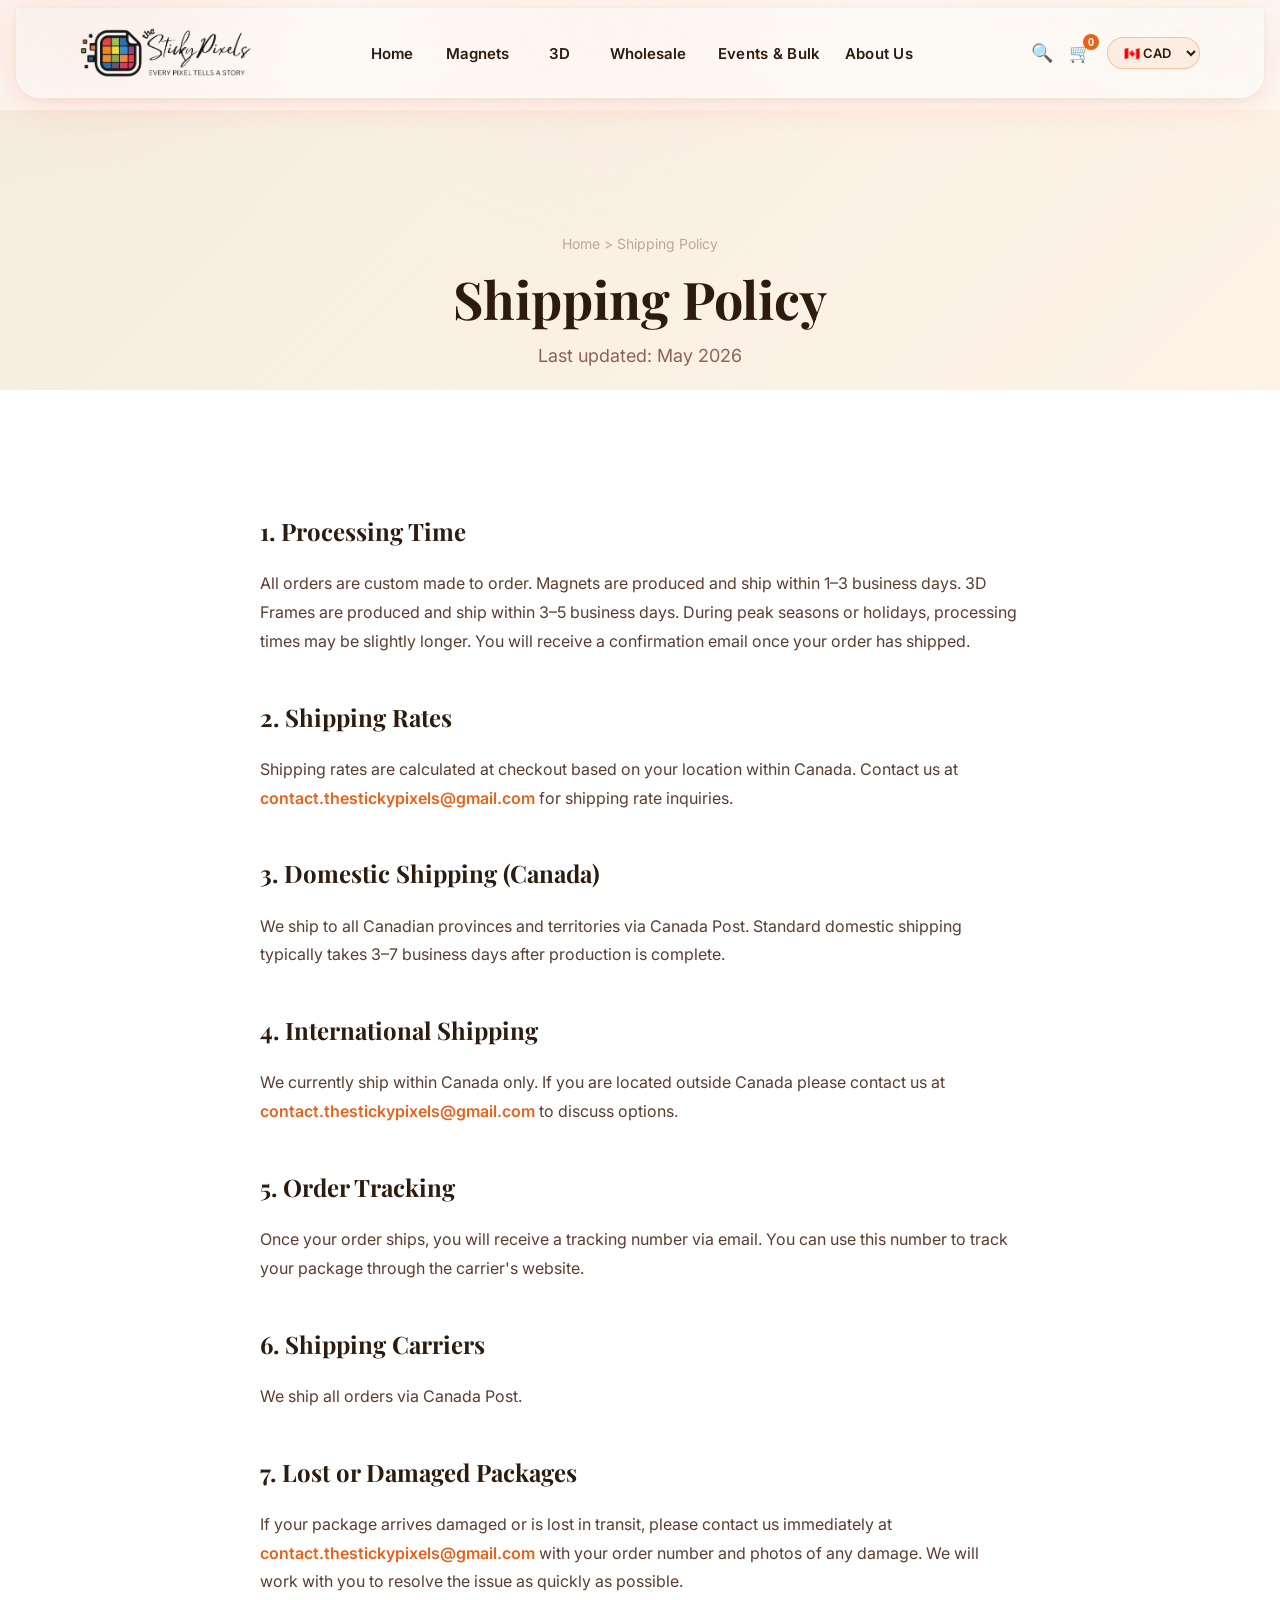
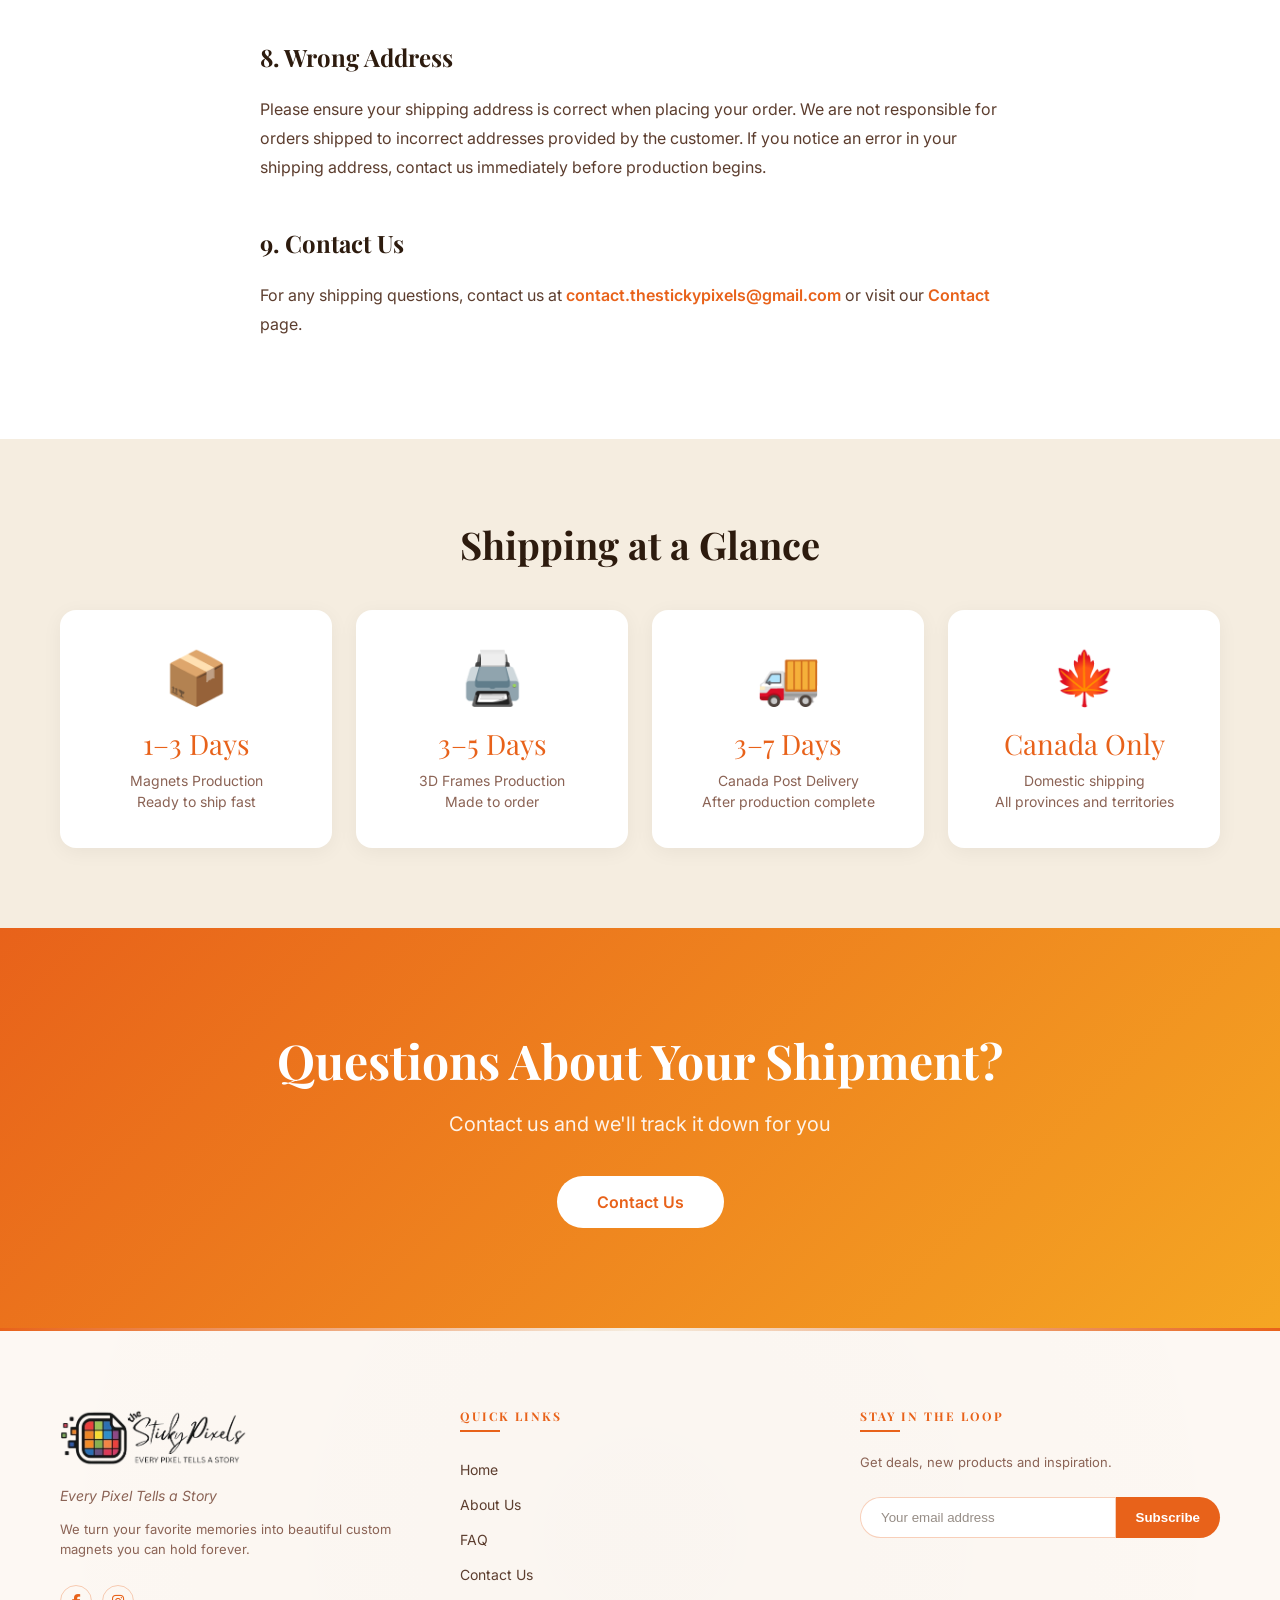
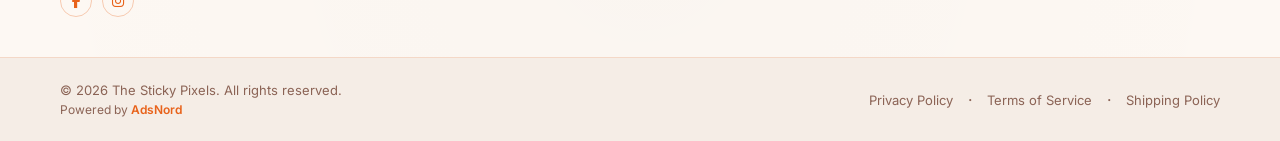
<file: shipping-policy.html>
<!DOCTYPE html>
<html lang="en">

<head>
  <meta charset="UTF-8">
  <meta name="viewport" content="width=device-width, initial-scale=1.0">
  <title>Shipping Policy — The Sticky Pixels</title>
  <!-- Google Fonts -->
  <link rel="preconnect" href="https://fonts.googleapis.com">
  <link rel="preconnect" href="https://fonts.gstatic.com" crossorigin>
  <link
    href="https://fonts.googleapis.com/css2?family=Inter:wght@400;600;700&family=Playfair+Display:wght@700&display=swap"
    rel="stylesheet">
  <!-- Custom CSS -->
  <link rel="stylesheet" href="css/style.css">
  <link rel="stylesheet" href="https://cdnjs.cloudflare.com/ajax/libs/font-awesome/6.4.0/css/all.min.css">
</head>

<body style="background-color: #FDF8F3;">

  <header id="main-header">
    <!-- Aurora background blobs -->
    <div class="aurora-blob blob-1"></div>
    <div class="aurora-blob blob-2"></div>
    <div class="aurora-blob blob-3"></div>

    <!-- Glass nav container -->
    <nav class="navbar">
      <!-- Logo -->
      <div class="nav-logo">
        <img src="images/logo.png" alt="The Sticky Pixels Logo">
      </div>

      <!-- Desktop Nav Links -->
            <ul class="nav-links">
  <li><a href="index.html">Home</a></li>
  <li class="nav-more">
    <button class="more-btn">Magnets</button>
    <ul class="more-dropdown">
      <li><a href="products.html?filter=magnets">2.5x2.5 Magnets</a></li>
      <li><a href="products.html?filter=magnets">Flexible Magnets</a></li>
      <li><a href="products.html?filter=bottle-openers">Bottle Openers</a></li>
    </ul>
  </li>
  <li class="nav-more">
    <button class="more-btn">3D</button>
    <ul class="more-dropdown">
      <li><a href="3d-products.html">3D Printed Frames</a></li>
      <li><a href="3d-products.html">STL Files</a></li>
    </ul>
  </li>
  <li class="nav-more">
    <button class="more-btn">Wholesale</button>
    <ul class="more-dropdown">
      <li><a href="products.html?filter=bulk">Magnetic Sheets</a></li>
      <li><a href="products.html?filter=bulk">Acrylic Frames</a></li>
    </ul>
  </li>
  <li><a href="events-bulk.html">Events &amp; Bulk</a></li>
  <li><a href="about.html">About Us</a></li>
</ul>

      <!-- Right Icons -->
      <div class="nav-icons">
        <button class="icon-btn search-btn" aria-label="Search">🔍</button>
        <button class="icon-btn cart-btn" aria-label="Cart">
          🛒 <span class="cart-badge">0</span>
        </button>
        <div class="currency-switcher">
          <select id="currency-select">
            <option value="CAD" selected>🇨🇦 CAD</option>
            <option value="USD">🇺🇸 USD</option>
            <option value="GBP">🇬🇧 GBP</option>
            <option value="EUR">🇪🇺 EUR</option>
            <option value="AUD">🇦🇺 AUD</option>
            <option value="INR">🇮🇳 INR</option>
          </select>
        </div>
        <!-- Hamburger -->
        <button class="hamburger" id="hamburger" aria-label="Menu">
          <span></span>
          <span></span>
          <span></span>
        </button>
      </div>
    </nav>

    <!-- Mobile Menu -->
                <div class="mobile-menu" id="mobile-menu">
      <button class="mobile-menu-close" 
        id="mobile-menu-close" 
        aria-label="Close menu">✕</button>

      <ul class="mobile-nav-list">

        <li class="mobile-nav-item">
          <a href="index.html" 
            class="mobile-nav-link">Home</a>
        </li>

        <li class="mobile-nav-group">
          <button class="mobile-nav-group-btn" 
            aria-expanded="false">
            <span>Magnets</span>
            <span class="mobile-nav-arrow">▸</span>
          </button>
          <ul class="mobile-nav-sub" 
            aria-hidden="true">
            <li>
              <a href="products.html?filter=magnets" 
                class="mobile-nav-sublink">
                2.5×2.5 Magnets
              </a>
            </li>
            <li>
              <a href="products.html?filter=magnets" 
                class="mobile-nav-sublink">
                Flexible Magnets
              </a>
            </li>
            <li>
              <a href="products.html?filter=bottle-openers" 
                class="mobile-nav-sublink">
                Bottle Openers
              </a>
            </li>
          </ul>
        </li>

        <li class="mobile-nav-group">
          <button class="mobile-nav-group-btn" 
            aria-expanded="false">
            <span>3D</span>
            <span class="mobile-nav-arrow">▸</span>
          </button>
          <ul class="mobile-nav-sub" 
            aria-hidden="true">
            <li>
              <a href="3d-products.html" 
                class="mobile-nav-sublink">
                3D Printed Frames
              </a>
            </li>
            <li>
              <a href="3d-products.html" 
                class="mobile-nav-sublink">
                STL Files
              </a>
            </li>
          </ul>
        </li>

        <li class="mobile-nav-group">
          <button class="mobile-nav-group-btn" 
            aria-expanded="false">
            <span>Wholesale</span>
            <span class="mobile-nav-arrow">▸</span>
          </button>
          <ul class="mobile-nav-sub" 
            aria-hidden="true">
            <li>
              <a href="products.html?filter=bulk" 
                class="mobile-nav-sublink">
                Magnetic Sheets
              </a>
            </li>
            <li>
              <a href="products.html?filter=bulk" 
                class="mobile-nav-sublink">
                Acrylic Frames
              </a>
            </li>
          </ul>
        </li>

        <li class="mobile-nav-item">
          <a href="events-bulk.html" 
            class="mobile-nav-link">
            Events & Bulk
          </a>
        </li>

        <li class="mobile-nav-item">
          <a href="about.html" 
            class="mobile-nav-link">
            About Us
          </a>
        </li>

      </ul>

      <div class="mobile-menu-footer">
        <a href="contact.html" 
          class="mobile-contact-btn">
          Contact Us
        </a>
      </div>

    </div>
  </header>

  <main>
    <!-- SECTION 1 — PAGE HERO BANNER -->
    <section class="page-hero-banner fade-in-up">
      <div class="container text-center">
        <div class="breadcrumb">Home > Shipping Policy</div>
        <h1 class="page-title">Shipping Policy</h1>
        <p class="page-subtitle">Last updated: May 2026</p>
      </div>
    </section>

    <!-- SECTION 2 — SHIPPING CONTENT -->
    <section class="policy-content-section fade-in-up" style="background: white; padding: 80px 0;">
      <div class="container" style="max-width: 800px;">
        <div class="policy-content">
          <h2>1. Processing Time</h2>
          <p>All orders are custom made to order. Magnets are produced and ship within 1–3 business days. 3D Frames are produced and ship within 3–5 business days. During peak seasons or holidays, processing times may be slightly longer. You will receive a confirmation email once your order has shipped.</p>
          
          <h2>2. Shipping Rates</h2>
          <p>Shipping rates are calculated at checkout based on your location within Canada. Contact us at <a href="mailto:contact.thestickypixels@gmail.com" style="color: #E8621A; text-decoration: none; font-weight: 600;">contact.thestickypixels@gmail.com</a> for shipping rate inquiries.</p>
          
          <h2>3. Domestic Shipping (Canada)</h2>
          <p>We ship to all Canadian provinces and territories via Canada Post. Standard domestic shipping typically takes 3–7 business days after production is complete.</p>
          
          <h2>4. International Shipping</h2>
          <p>We currently ship within Canada only. If you are located outside Canada please contact us at <a href="mailto:contact.thestickypixels@gmail.com" style="color: #E8621A; text-decoration: none; font-weight: 600;">contact.thestickypixels@gmail.com</a> to discuss options.</p>
          
          <h2>5. Order Tracking</h2>
          <p>Once your order ships, you will receive a tracking number via email. You can use this number to track your package through the carrier's website.</p>
          
          <h2>6. Shipping Carriers</h2>
          <p>We ship all orders via Canada Post.</p>

          <h2>7. Lost or Damaged Packages</h2>
          <p>If your package arrives damaged or is lost in transit, please contact us immediately at <a href="mailto:contact.thestickypixels@gmail.com" style="color: #E8621A; text-decoration: none; font-weight: 600;">contact.thestickypixels@gmail.com</a> with your order number and photos of any damage. We will work with you to resolve the issue as quickly as possible.</p>

          <h2>8. Wrong Address</h2>
          <p>Please ensure your shipping address is correct when placing your order. We are not responsible for orders shipped to incorrect addresses provided by the customer. If you notice an error in your shipping address, contact us immediately before production begins.</p>

          <h2>9. Contact Us</h2>
          <p>For any shipping questions, contact us at <a href="mailto:contact.thestickypixels@gmail.com" style="color: #E8621A; text-decoration: none; font-weight: 600;">contact.thestickypixels@gmail.com</a> or visit our <a href="contact.html" style="color: #E8621A; text-decoration: none; font-weight: 600;">Contact</a> page.</p>
        </div>
      </div>
    </section>

    <!-- SECTION 3 — SHIPPING HIGHLIGHTS -->
    <section class="shipping-highlights-section fade-in-up" style="background: #F5EDE0; padding: 80px 0;">
      <div class="container text-center">
        <h2 class="section-title" style="font-family: 'Playfair Display', serif; font-size: 38px; margin-bottom: 40px;">Shipping at a Glance</h2>
        <div class="shipping-cards-grid">
          <div class="shipping-card">
            <div class="shipping-icon">📦</div>
            <div class="shipping-stat">1–3 Days</div>
            <div class="shipping-desc">Magnets Production<br>Ready to ship fast</div>
          </div>
          <div class="shipping-card">
            <div class="shipping-icon">🖨️</div>
            <div class="shipping-stat">3–5 Days</div>
            <div class="shipping-desc">3D Frames Production<br>Made to order</div>
          </div>
          <div class="shipping-card">
            <div class="shipping-icon">🚚</div>
            <div class="shipping-stat">3–7 Days</div>
            <div class="shipping-desc">Canada Post Delivery<br>After production complete</div>
          </div>
          <div class="shipping-card">
            <div class="shipping-icon">🍁</div>
            <div class="shipping-stat">Canada Only</div>
            <div class="shipping-desc">Domestic shipping<br>All provinces and territories</div>
          </div>
        </div>
      </div>
    </section>

    <!-- SECTION 4 — CTA BANNER -->
    <section class="cta-section fade-in-up">
      <div class="container text-center">
        <h2 class="cta-title">Questions About Your Shipment?</h2>
        <p class="cta-subtitle">Contact us and we'll track it down for you</p>
        <div class="cta-buttons" style="display: flex; gap: 16px; justify-content: center; margin-top: 32px;">
            <a href="contact.html" class="btn btn-cta">Contact Us</a>
        </div>
      </div>
    </section>
  </main>

  <!-- Custom JS -->
  <script src="js/main.js"></script>

    <footer id="main-footer">
    <div class="footer-top-border"></div>

    <div class="footer-container">

      <!-- Column 1: Brand -->
      <div class="footer-col footer-brand">
        <img src="images/logo.png" alt="The Sticky Pixels" class="footer-logo">
        <p class="footer-tagline">Every Pixel Tells a Story</p>
        <p class="footer-desc">We turn your favorite memories into beautiful custom magnets you can hold forever.</p>
        <div class="footer-socials">
          <a href="https://www.facebook.com/profile.php?id=61581563886199&mibextid=wwXIfr" target="_blank" aria-label="Facebook">
            <i class="fab fa-facebook-f"></i>
          </a>
          <a href="https://www.instagram.com/thestickypixels?igsh=MW53MmdnZXl3NDFvMw%3D%3D&utm_source=qr" target="_blank" aria-label="Instagram">
            <i class="fab fa-instagram"></i>
          </a>
        </div>
      </div>

      <!-- Column 2: Quick Links -->
      <div class="footer-col">
        <h4 class="footer-heading">Quick Links</h4>
        <ul class="footer-links">
          <li><a href="index.html">Home</a></li>
          <li><a href="about.html">About Us</a></li>
          <li><a href="faq.html">FAQ</a></li>
          <li><a href="contact.html">Contact Us</a></li>
        </ul>
      </div>

      <!-- Column 3: Newsletter -->
      <div class="footer-col">
        <h4 class="footer-heading">Stay in the Loop</h4>
        <p class="footer-desc">Get deals, new products and inspiration.</p>
        <div class="newsletter-form">
          <input type="email" placeholder="Your email address">
          <button type="button">Subscribe</button>
        </div>
      </div>

    </div>

    <!-- Bottom Bar -->
    <div class="footer-bottom">
      <div class="footer-container">
        <div>
          <p>&#169; 2026 The Sticky Pixels. All rights reserved.</p>
          <p style="font-size:12px; color:#8B6355; margin-top:4px;">
            Powered by <a href="https://adsnord.com/" target="_blank" style="color:#E8621A; text-decoration:none; font-weight:600;">AdsNord</a>
          </p>
        </div>
        <div class="footer-bottom-links">
          <a href="privacy-policy.html">Privacy Policy</a>
          <span>&#183;</span>
          <a href="terms-of-service.html">Terms of Service</a>
          <span>&#183;</span>
          <a href="shipping-policy.html">Shipping Policy</a>
        </div>
      </div>
    </div>
  </footer>

</body>

</html>
</file>
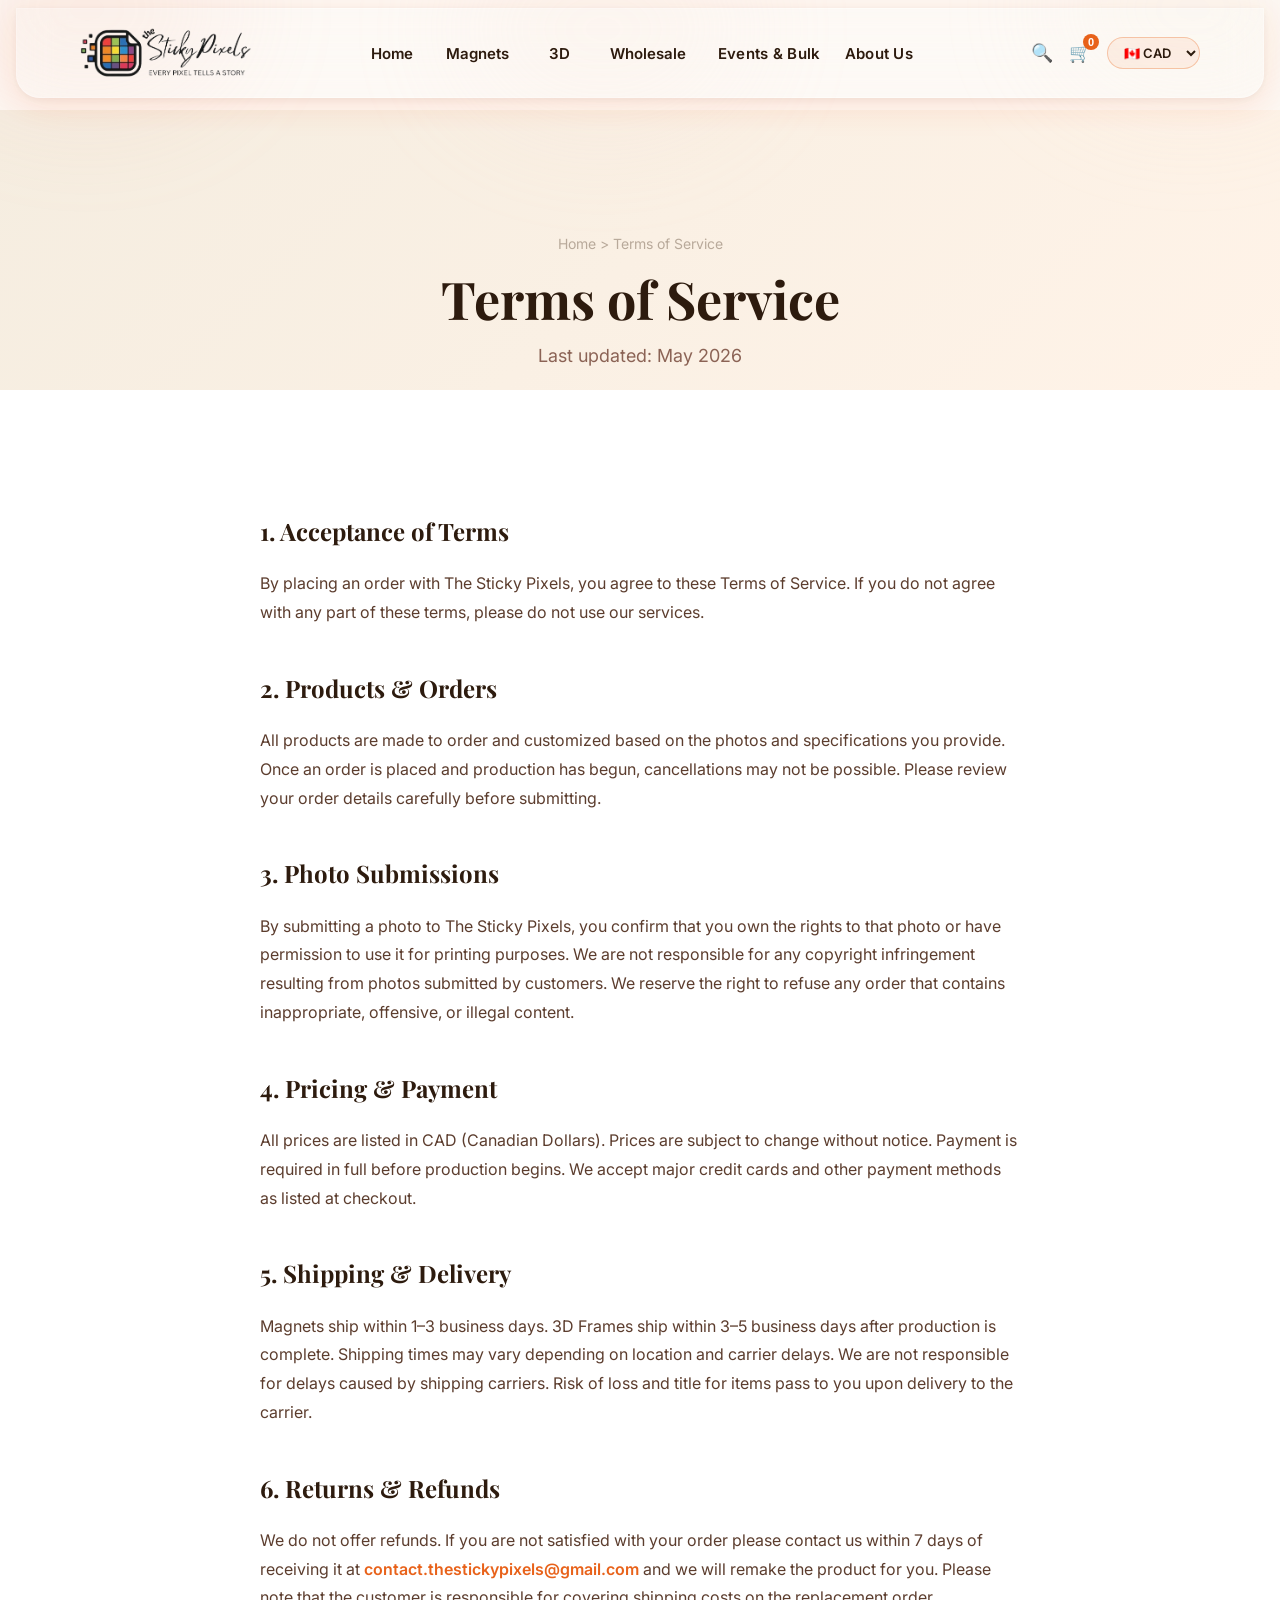
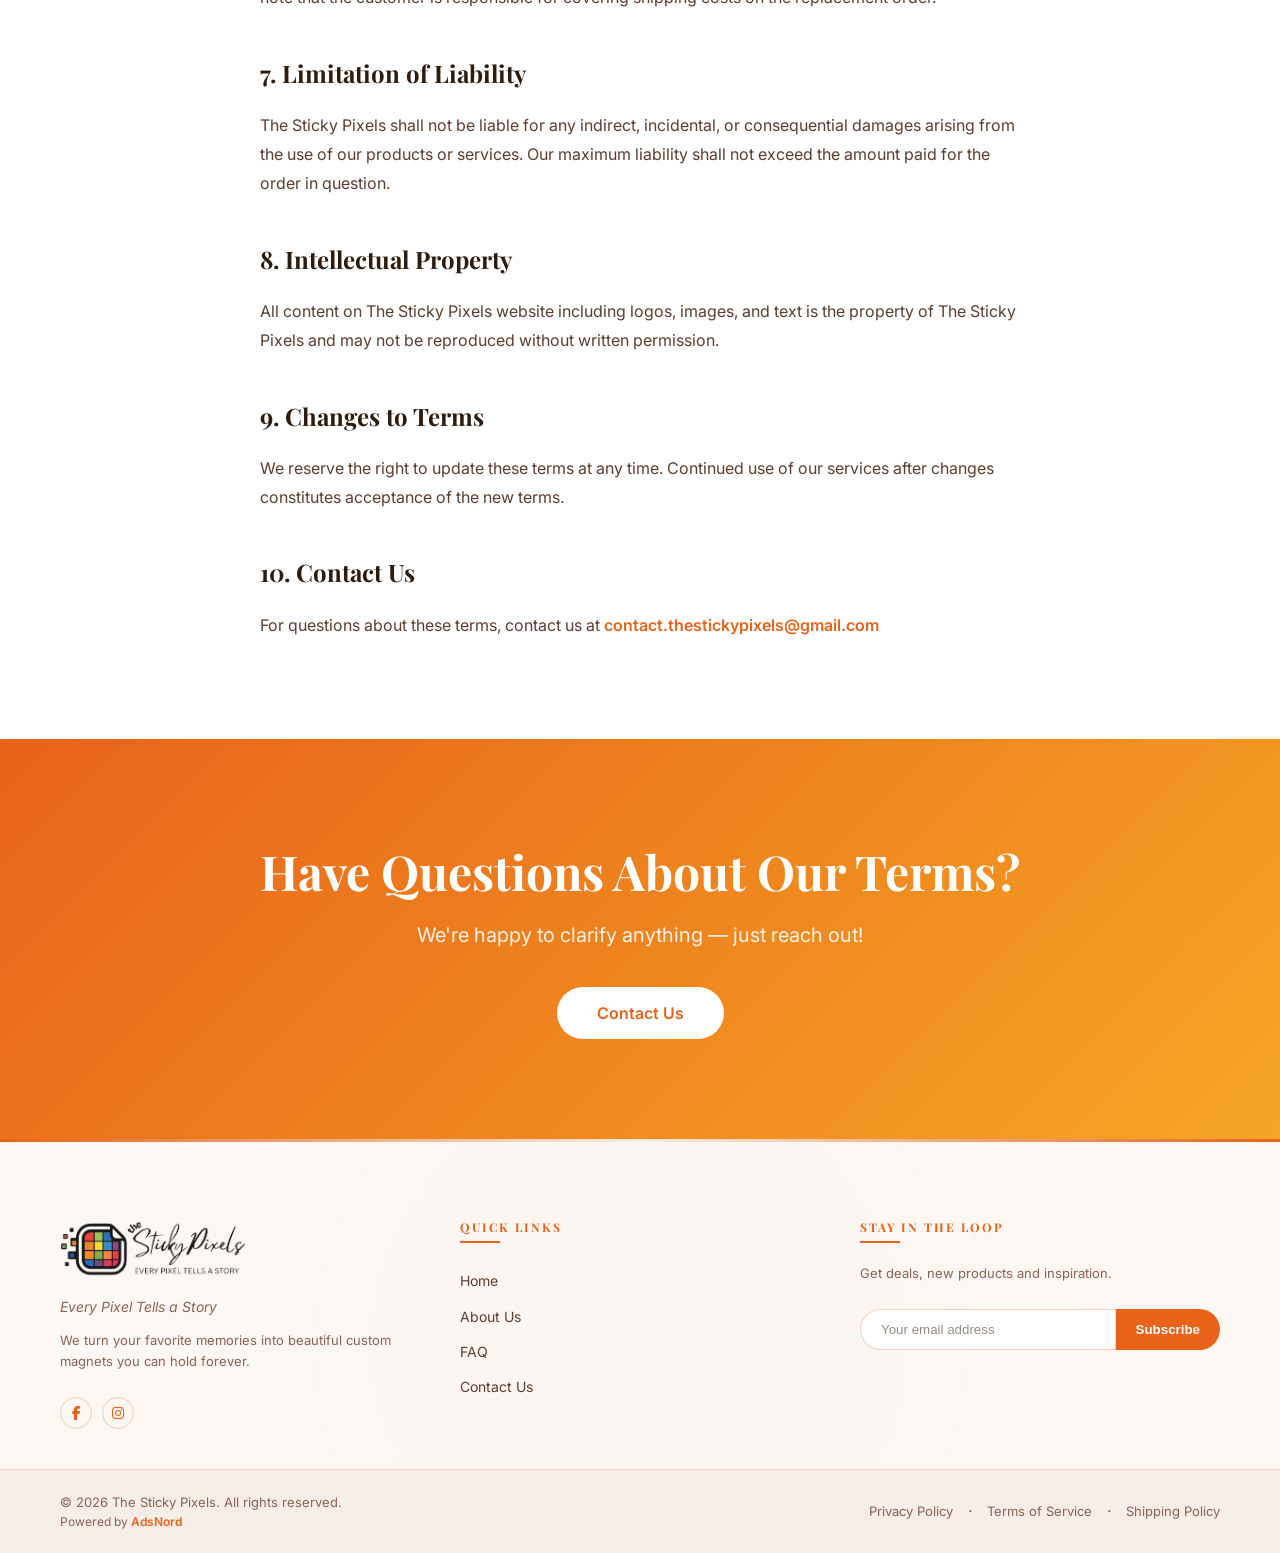
<file: terms-of-service.html>
<!DOCTYPE html>
<html lang="en">

<head>
  <meta charset="UTF-8">
  <meta name="viewport" content="width=device-width, initial-scale=1.0">
  <title>Terms of Service — The Sticky Pixels</title>
  <!-- Google Fonts -->
  <link rel="preconnect" href="https://fonts.googleapis.com">
  <link rel="preconnect" href="https://fonts.gstatic.com" crossorigin>
  <link
    href="https://fonts.googleapis.com/css2?family=Inter:wght@400;600;700&family=Playfair+Display:wght@700&display=swap"
    rel="stylesheet">
  <!-- Custom CSS -->
  <link rel="stylesheet" href="css/style.css">
  <link rel="stylesheet" href="https://cdnjs.cloudflare.com/ajax/libs/font-awesome/6.4.0/css/all.min.css">
</head>

<body style="background-color: #FDF8F3;">

  <header id="main-header">
    <!-- Aurora background blobs -->
    <div class="aurora-blob blob-1"></div>
    <div class="aurora-blob blob-2"></div>
    <div class="aurora-blob blob-3"></div>

    <!-- Glass nav container -->
    <nav class="navbar">
      <!-- Logo -->
      <div class="nav-logo">
        <img src="images/logo.png" alt="The Sticky Pixels Logo">
      </div>

      <!-- Desktop Nav Links -->
            <ul class="nav-links">
  <li><a href="index.html">Home</a></li>
  <li class="nav-more">
    <button class="more-btn">Magnets</button>
    <ul class="more-dropdown">
      <li><a href="products.html?filter=magnets">2.5x2.5 Magnets</a></li>
      <li><a href="products.html?filter=magnets">Flexible Magnets</a></li>
      <li><a href="products.html?filter=bottle-openers">Bottle Openers</a></li>
    </ul>
  </li>
  <li class="nav-more">
    <button class="more-btn">3D</button>
    <ul class="more-dropdown">
      <li><a href="3d-products.html">3D Printed Frames</a></li>
      <li><a href="3d-products.html">STL Files</a></li>
    </ul>
  </li>
  <li class="nav-more">
    <button class="more-btn">Wholesale</button>
    <ul class="more-dropdown">
      <li><a href="products.html?filter=bulk">Magnetic Sheets</a></li>
      <li><a href="products.html?filter=bulk">Acrylic Frames</a></li>
    </ul>
  </li>
  <li><a href="events-bulk.html">Events &amp; Bulk</a></li>
  <li><a href="about.html">About Us</a></li>
</ul>

      <!-- Right Icons -->
      <div class="nav-icons">
        <button class="icon-btn search-btn" aria-label="Search">🔍</button>
        <button class="icon-btn cart-btn" aria-label="Cart">
          🛒 <span class="cart-badge">0</span>
        </button>
        <div class="currency-switcher">
          <select id="currency-select">
            <option value="CAD" selected>🇨🇦 CAD</option>
            <option value="USD">🇺🇸 USD</option>
            <option value="GBP">🇬🇧 GBP</option>
            <option value="EUR">🇪🇺 EUR</option>
            <option value="AUD">🇦🇺 AUD</option>
            <option value="INR">🇮🇳 INR</option>
          </select>
        </div>
        <!-- Hamburger -->
        <button class="hamburger" id="hamburger" aria-label="Menu">
          <span></span>
          <span></span>
          <span></span>
        </button>
      </div>
    </nav>

    <!-- Mobile Menu -->
                <div class="mobile-menu" id="mobile-menu">
      <button class="mobile-menu-close" 
        id="mobile-menu-close" 
        aria-label="Close menu">✕</button>

      <ul class="mobile-nav-list">

        <li class="mobile-nav-item">
          <a href="index.html" 
            class="mobile-nav-link">Home</a>
        </li>

        <li class="mobile-nav-group">
          <button class="mobile-nav-group-btn" 
            aria-expanded="false">
            <span>Magnets</span>
            <span class="mobile-nav-arrow">▸</span>
          </button>
          <ul class="mobile-nav-sub" 
            aria-hidden="true">
            <li>
              <a href="products.html?filter=magnets" 
                class="mobile-nav-sublink">
                2.5×2.5 Magnets
              </a>
            </li>
            <li>
              <a href="products.html?filter=magnets" 
                class="mobile-nav-sublink">
                Flexible Magnets
              </a>
            </li>
            <li>
              <a href="products.html?filter=bottle-openers" 
                class="mobile-nav-sublink">
                Bottle Openers
              </a>
            </li>
          </ul>
        </li>

        <li class="mobile-nav-group">
          <button class="mobile-nav-group-btn" 
            aria-expanded="false">
            <span>3D</span>
            <span class="mobile-nav-arrow">▸</span>
          </button>
          <ul class="mobile-nav-sub" 
            aria-hidden="true">
            <li>
              <a href="3d-products.html" 
                class="mobile-nav-sublink">
                3D Printed Frames
              </a>
            </li>
            <li>
              <a href="3d-products.html" 
                class="mobile-nav-sublink">
                STL Files
              </a>
            </li>
          </ul>
        </li>

        <li class="mobile-nav-group">
          <button class="mobile-nav-group-btn" 
            aria-expanded="false">
            <span>Wholesale</span>
            <span class="mobile-nav-arrow">▸</span>
          </button>
          <ul class="mobile-nav-sub" 
            aria-hidden="true">
            <li>
              <a href="products.html?filter=bulk" 
                class="mobile-nav-sublink">
                Magnetic Sheets
              </a>
            </li>
            <li>
              <a href="products.html?filter=bulk" 
                class="mobile-nav-sublink">
                Acrylic Frames
              </a>
            </li>
          </ul>
        </li>

        <li class="mobile-nav-item">
          <a href="events-bulk.html" 
            class="mobile-nav-link">
            Events & Bulk
          </a>
        </li>

        <li class="mobile-nav-item">
          <a href="about.html" 
            class="mobile-nav-link">
            About Us
          </a>
        </li>

      </ul>

      <div class="mobile-menu-footer">
        <a href="contact.html" 
          class="mobile-contact-btn">
          Contact Us
        </a>
      </div>

    </div>
  </header>

  <main>
    <!-- SECTION 1 — PAGE HERO BANNER -->
    <section class="page-hero-banner fade-in-up">
      <div class="container text-center">
        <div class="breadcrumb">Home > Terms of Service</div>
        <h1 class="page-title">Terms of Service</h1>
        <p class="page-subtitle">Last updated: May 2026</p>
      </div>
    </section>

    <!-- SECTION 2 — TERMS CONTENT -->
    <section class="policy-content-section fade-in-up" style="background: white; padding: 80px 0;">
      <div class="container" style="max-width: 800px;">
        <div class="policy-content">
          <h2>1. Acceptance of Terms</h2>
          <p>By placing an order with The Sticky Pixels, you agree to these Terms of Service. If you do not agree with any part of these terms, please do not use our services.</p>
          
          <h2>2. Products & Orders</h2>
          <p>All products are made to order and customized based on the photos and specifications you provide. Once an order is placed and production has begun, cancellations may not be possible. Please review your order details carefully before submitting.</p>
          
          <h2>3. Photo Submissions</h2>
          <p>By submitting a photo to The Sticky Pixels, you confirm that you own the rights to that photo or have permission to use it for printing purposes. We are not responsible for any copyright infringement resulting from photos submitted by customers. We reserve the right to refuse any order that contains inappropriate, offensive, or illegal content.</p>
          
          <h2>4. Pricing & Payment</h2>
          <p>All prices are listed in CAD (Canadian Dollars). Prices are subject to change without notice. Payment is required in full before production begins. We accept major credit cards and other payment methods as listed at checkout.</p>
          
          <h2>5. Shipping & Delivery</h2>
          <p>Magnets ship within 1–3 business days. 3D Frames ship within 3–5 business days after production is complete. Shipping times may vary depending on location and carrier delays. We are not responsible for delays caused by shipping carriers. Risk of loss and title for items pass to you upon delivery to the carrier.</p>
          
          <h2>6. Returns & Refunds</h2>
          <p>We do not offer refunds. If you are not satisfied with your order please contact us within 7 days of receiving it at <a href="mailto:contact.thestickypixels@gmail.com" style="color: #E8621A; text-decoration: none; font-weight: 600;">contact.thestickypixels@gmail.com</a> and we will remake the product for you. Please note that the customer is responsible for covering shipping costs on the replacement order.</p>

          <h2>7. Limitation of Liability</h2>
          <p>The Sticky Pixels shall not be liable for any indirect, incidental, or consequential damages arising from the use of our products or services. Our maximum liability shall not exceed the amount paid for the order in question.</p>

          <h2>8. Intellectual Property</h2>
          <p>All content on The Sticky Pixels website including logos, images, and text is the property of The Sticky Pixels and may not be reproduced without written permission.</p>

          <h2>9. Changes to Terms</h2>
          <p>We reserve the right to update these terms at any time. Continued use of our services after changes constitutes acceptance of the new terms.</p>

          <h2>10. Contact Us</h2>
          <p>For questions about these terms, contact us at <a href="mailto:contact.thestickypixels@gmail.com" style="color: #E8621A; text-decoration: none; font-weight: 600;">contact.thestickypixels@gmail.com</a></p>
        </div>
      </div>
    </section>

    <!-- SECTION 3 — CTA BANNER -->
    <section class="cta-section fade-in-up">
      <div class="container text-center">
        <h2 class="cta-title">Have Questions About Our Terms?</h2>
        <p class="cta-subtitle">We're happy to clarify anything — just reach out!</p>
        <div class="cta-buttons" style="display: flex; gap: 16px; justify-content: center; margin-top: 32px;">
            <a href="contact.html" class="btn btn-cta">Contact Us</a>
        </div>
      </div>
    </section>
  </main>

  <!-- Custom JS -->
  <script src="js/main.js"></script>

    <footer id="main-footer">
    <div class="footer-top-border"></div>

    <div class="footer-container">

      <!-- Column 1: Brand -->
      <div class="footer-col footer-brand">
        <img src="images/logo.png" alt="The Sticky Pixels" class="footer-logo">
        <p class="footer-tagline">Every Pixel Tells a Story</p>
        <p class="footer-desc">We turn your favorite memories into beautiful custom magnets you can hold forever.</p>
        <div class="footer-socials">
          <a href="https://www.facebook.com/profile.php?id=61581563886199&mibextid=wwXIfr" target="_blank" aria-label="Facebook">
            <i class="fab fa-facebook-f"></i>
          </a>
          <a href="https://www.instagram.com/thestickypixels?igsh=MW53MmdnZXl3NDFvMw%3D%3D&utm_source=qr" target="_blank" aria-label="Instagram">
            <i class="fab fa-instagram"></i>
          </a>
        </div>
      </div>

      <!-- Column 2: Quick Links -->
      <div class="footer-col">
        <h4 class="footer-heading">Quick Links</h4>
        <ul class="footer-links">
          <li><a href="index.html">Home</a></li>
          <li><a href="about.html">About Us</a></li>
          <li><a href="faq.html">FAQ</a></li>
          <li><a href="contact.html">Contact Us</a></li>
        </ul>
      </div>

      <!-- Column 3: Newsletter -->
      <div class="footer-col">
        <h4 class="footer-heading">Stay in the Loop</h4>
        <p class="footer-desc">Get deals, new products and inspiration.</p>
        <div class="newsletter-form">
          <input type="email" placeholder="Your email address">
          <button type="button">Subscribe</button>
        </div>
      </div>

    </div>

    <!-- Bottom Bar -->
    <div class="footer-bottom">
      <div class="footer-container">
        <div>
          <p>&#169; 2026 The Sticky Pixels. All rights reserved.</p>
          <p style="font-size:12px; color:#8B6355; margin-top:4px;">
            Powered by <a href="https://adsnord.com/" target="_blank" style="color:#E8621A; text-decoration:none; font-weight:600;">AdsNord</a>
          </p>
        </div>
        <div class="footer-bottom-links">
          <a href="privacy-policy.html">Privacy Policy</a>
          <span>&#183;</span>
          <a href="terms-of-service.html">Terms of Service</a>
          <span>&#183;</span>
          <a href="shipping-policy.html">Shipping Policy</a>
        </div>
      </div>
    </div>
  </footer>

</body>

</html>
</file>
<file: css/style.css>
/* CSS Reset and Base Styles */
* {
    margin: 0;
    padding: 0;
    box-sizing: border-box;
}

html {
    scroll-behavior: smooth;
}

body {
    font-family: 'Inter', sans-serif;
    color: #1C1C1C;
    background-color: #FAFAFA;
    padding-top: 110px; /* Account for floating header */
}

/* Header Styles */
#main-header {
    position: fixed;
    top: 8px;
    left: 0;
    margin: 0 16px;
    width: calc(100% - 32px);
    height: 90px;
    z-index: 9999;
    overflow: visible;
    display: flex;
    align-items: center;
    justify-content: center;
    background-color: rgba(255, 255, 255, 0.2);
    backdrop-filter: blur(24px);
    -webkit-backdrop-filter: blur(24px);
    border: 1px solid rgba(255, 255, 255, 0.4);
    border-radius: 0 0 24px 24px;
    box-shadow: 0 8px 32px rgba(255, 107, 53, 0.15), 0 2px 8px rgba(0, 0, 0, 0.06);
    transition: background-color 0.3s ease, box-shadow 0.3s ease;
}

/* Scroll Behavior */
#main-header.scrolled {
    background-color: rgba(255, 255, 255, 0.85);
    backdrop-filter: blur(25px);
    -webkit-backdrop-filter: blur(25px);
    box-shadow: 0 4px 30px rgba(0, 0, 0, 0.08);
}

/* Aurora Background Blobs */
.aurora-blob {
    position: fixed;
    border-radius: 50%;
    filter: blur(60px);
    opacity: 0.15;
    z-index: -1;
    pointer-events: none;
    animation: aurora-drift 12s infinite alternate ease-in-out;
    top: -150px;
    max-height: 200px;
    overflow: hidden;
}

.blob-1 {
    width: 300px;
    height: 200px;
    background-color: #F0B8A8;
    top: -100px;
    left: -80px;
}

.blob-2 {
    width: 300px;
    height: 200px;
    background-color: #F8DDD2;
    top: -80px;
    left: 35%;
    animation-delay: -2s;
}

.blob-3 {
    width: 300px;
    height: 200px;
    background-color: #F5EDE0;
    top: -100px;
    right: -80px;
    animation-delay: -4s;
}

@keyframes aurora-drift {
    0% {
        transform: translate(0, 0) scale(1);
    }
    100% {
        transform: translate(20px, 40px) scale(1.1);
    }
}

/* Navbar Container */
.navbar {
    width: 100%;
    max-width: 1200px;
    padding: 0 40px;
    display: flex;
    align-items: center;
    justify-content: space-between;
    height: 100%;
}

/* Logo */
.nav-logo img {
  height: 55px;
  width: auto;
  object-fit: contain;
  display: block;
  background: transparent;
}

/* Desktop Nav Links */
.nav-links {
    display: flex;
    list-style: none;
    gap: 24px;
    align-items: center;
}

.nav-links a {
    text-decoration: none;
    color: #2D1B0E; /* Dark warm brown */
    font-size: 15px;
    font-weight: 600;
    position: relative;
    transition: color 0.3s ease, background-color 0.3s ease, padding 0.3s ease;
    padding: 5px 0;
    letter-spacing: 0.3px;
}

.nav-links a:hover {
    color: #E8621A; /* Brand orange */
    background: rgba(232,98,26,0.1);
    border-radius: 20px;
    padding: 6px 14px;
}

/* Underline Animation */
.nav-links a::after {
    content: '';
    position: absolute;
    bottom: 0;
    left: 0;
    width: 0;
    height: 2px;
    background-color: #E8621A;
    transition: width 0.3s ease;
}

.nav-links a:hover::after {
    width: 100%;
}

/* Active Link */
.nav-links a.active {
    color: #E8621A;
    font-weight: 700;
}

.nav-links a.active::after {
    width: 100%;
}

/* Right Icons */
.nav-icons {
    display: flex;
    align-items: center;
    gap: 16px;
}

.icon-btn {
    background: none;
    border: none;
    cursor: pointer;
    font-size: 18px;
    color: #2D1B0E;
    transition: color 0.3s ease;
    display: flex;
    align-items: center;
    justify-content: center;
    position: relative;
}

.icon-btn:hover {
    color: #E8621A;
}

.cart-badge {
    position: absolute;
    top: -8px;
    right: -8px;
    background-color: #E8621A;
    color: white;
    font-size: 11px;
    font-weight: 700;
    width: 16px;
    height: 16px;
    border-radius: 50%;
    display: flex;
    align-items: center;
    justify-content: center;
}

/* Hamburger Menu */
.hamburger {
    display: none;
    flex-direction: column;
    justify-content: center;
    gap: 5px;
    width: 36px;
    height: 36px;
    background: none;
    border: none;
    cursor: pointer;
    padding: 6px;
    z-index: 10000;
    position: relative;
}

.hamburger span {
  display: block;
  width: 24px;
  height: 2px;
  background: currentColor;
  margin: 5px 0;
  transition: all 0.3s ease;
}

/* Mobile Menu */
/* /* =============================
   MOBILE MENU — ACCORDION
   ============================= */

.mobile-menu {
  display: none;
  position: fixed;
  top: 0;
  left: 0;
  width: 100%;
  height: 100vh;
  background: #FFFFFF;
  z-index: 99999;
  overflow-y: auto;
  padding: 80px 0 40px;
  box-shadow: 4px 0 40px rgba(0,0,0,0.12);
}

.mobile-menu.open {
  display: block;
  animation: slideDown 0.3s ease;
}

@keyframes slideDown {
  from {
    opacity: 0;
    transform: translateY(-16px);
  }
  to {
    opacity: 1;
    transform: translateY(0);
  }
}

.mobile-menu-close {
  position: absolute;
  top: 20px;
  right: 20px;
  width: 44px;
  height: 44px;
  background: #F5EDE0;
  border: none;
  border-radius: 50%;
  font-size: 18px;
  cursor: pointer;
  display: flex;
  align-items: center;
  justify-content: center;
  color: #2D1B0E;
  transition: background 0.2s ease;
  z-index: 100000;
}

.mobile-menu-close:hover {
  background: #E8621A;
  color: white;
}

.mobile-nav-list {
  list-style: none;
  padding: 0 0 24px;
  margin: 0;
}

.mobile-nav-item {
  border-bottom: 1px solid #F5EDE0;
}

.mobile-nav-link {
  display: block;
  padding: 18px 28px;
  font-size: 18px;
  font-weight: 700;
  color: #2D1B0E;
  text-decoration: none;
  transition: color 0.2s ease,
    background 0.2s ease;
}

.mobile-nav-link:hover {
  color: #E8621A;
  background: #FDF8F3;
}

/* Accordion group */
.mobile-nav-group {
  border-bottom: 1px solid #F5EDE0;
}

.mobile-nav-group-btn {
  width: 100%;
  display: flex;
  align-items: center;
  justify-content: space-between;
  padding: 18px 28px;
  background: none;
  border: none;
  cursor: pointer;
  font-size: 18px;
  font-weight: 700;
  color: #2D1B0E;
  font-family: 'Inter', sans-serif;
  text-align: left;
  transition: color 0.2s ease,
    background 0.2s ease;
}

.mobile-nav-group-btn:hover {
  color: #E8621A;
  background: #FDF8F3;
}

.mobile-nav-group-btn.active {
  color: #E8621A;
}

.mobile-nav-arrow {
  font-size: 12px;
  color: #E8621A;
  transition: transform 0.3s ease;
  display: inline-block;
}

.mobile-nav-group-btn.active 
  .mobile-nav-arrow {
  transform: rotate(90deg);
}

/* Sub menu hidden by default */
.mobile-nav-sub {
  list-style: none;
  padding: 0;
  margin: 0;
  max-height: 0;
  overflow: hidden;
  transition: max-height 0.35s ease,
    padding 0.3s ease;
  background: #FDF8F3;
}

.mobile-nav-sub.open {
  max-height: 300px;
  padding-bottom: 8px;
}

.mobile-nav-sublink {
  display: block;
  padding: 9px 28px 9px 40px;
  font-size: 15px;
  font-weight: 500;
  color: #5C3D2E;
  text-decoration: none;
  transition: color 0.2s ease;
  position: relative;
}

.mobile-nav-sublink::before {
  content: '—';
  position: absolute;
  left: 24px;
  color: #E8621A;
  font-size: 12px;
}

.mobile-nav-sublink:hover {
  color: #E8621A;
}

.mobile-menu-footer {
  padding: 24px 28px;
  border-top: 2px solid #F5EDE0;
}

.mobile-contact-btn {
  display: block;
  width: 100%;
  padding: 16px;
  background: #E8621A;
  color: white;
  text-align: center;
  border-radius: 50px;
  font-size: 16px;
  font-weight: 700;
  text-decoration: none;
  transition: background 0.3s ease;
}

.mobile-contact-btn:hover {
  background: #C44E0F;
}

.mobile-icons {
  display: none;
}

/* Mobile Responsive */
@media (max-width: 768px) {
    #main-header {
        height: 70px;
        margin: 0 8px;
        width: calc(100% - 16px);
    }

    .navbar {
        padding: 0 16px;
        display: flex;
        align-items: center;
        justify-content: space-between;
        width: 100%;
    }

    .nav-logo img {
        height: 45px;
    }

    .nav-links {
        display: none !important;
    }

    .nav-icons {
        display: flex !important;
        align-items: center;
        gap: 12px;
        margin-left: auto;
    }

    .icon-btn {
        display: none !important;
    }

    .hamburger {
        display: flex !important;
        flex-direction: column;
        justify-content: center;
        gap: 5px;
        width: 36px;
        height: 36px;
        background: none;
        border: none;
        cursor: pointer;
        padding: 4px;
        color: #2D1B0E;
    }

    .hamburger span {
        display: block !important;
        width: 22px;
        height: 2px;
        background: #2D1B0E;
        border-radius: 2px;
        transition: all 0.3s ease;
    }
}

/* Hamburger Animation */
.hamburger.open span:nth-child(1) { transform: translateY(8px) rotate(45deg); }
.hamburger.open span:nth-child(2) { opacity: 0; }
.hamburger.open span:nth-child(3) { transform: translateY(-8px) rotate(-45deg); }

/* Premium Footer Styles */
#main-footer {
    background-color: #FDF8F3;
    /* very subtle warm texture using linear gradient */
    background-image: radial-gradient(circle at center, rgba(0,0,0,0.01) 0%, transparent 100%);
    color: #5C3D2E;
    position: relative;
    padding-top: 80px;
}

.footer-top-border {
    position: absolute;
    top: 0;
    left: 0;
    width: 100%;
    height: 3px;
    background: linear-gradient(90deg, #E8621A, #F5EDE0, #E8621A);
}

.footer-container {
    max-width: 1200px;
    margin: 0 auto;
    padding: 0 20px;
    display: grid;
    grid-template-columns: repeat(3, 1fr);
    gap: 40px;
}

/* Column 1: Brand */
.footer-logo {
    height: 60px;
    margin-bottom: 15px;
}

.footer-tagline {
    font-style: italic;
    font-size: 14px;
    color: #8B6355;
    margin-bottom: 15px;
    margin-top: 0;
}

.footer-desc {
    font-size: 13px;
    color: #8B6355;
    line-height: 1.6;
    margin-bottom: 25px;
}

.footer-socials {
    display: flex;
    gap: 10px;
}

.footer-socials a {
    display: flex;
    align-items: center;
    justify-content: center;
    width: 32px;
    height: 32px;
    border-radius: 50%;
    border: 1px solid rgba(232,98,26,0.3);
    color: #E8621A;
    text-decoration: none;
    font-weight: bold;
    font-size: 14px;
    transition: background-color 0.3s ease, border-color 0.3s ease, color 0.3s ease;
}

.footer-socials a:hover {
    background-color: #E8621A;
    border-color: #E8621A;
    color: white;
}

/* Headings */
.footer-heading {
    font-family: 'Playfair Display', serif;
    text-transform: uppercase;
    font-size: 12px;
    letter-spacing: 2px;
    color: #E8621A;
    margin-bottom: 20px;
    position: relative;
    padding-bottom: 8px;
    margin-top: 0;
}

.footer-heading::after {
    content: '';
    position: absolute;
    left: 0;
    bottom: 0;
    width: 40px;
    height: 2px;
    background-color: #E8621A;
}

/* Lists and Links */
.footer-links {
    list-style: none;
    padding: 0;
    margin: 0;
}

.footer-links li {
    line-height: 2.2;
}

.footer-links a {
    color: #5C3D2E;
    text-decoration: none;
    font-size: 14px;
    transition: color 0.3s ease, transform 0.3s ease;
    display: inline-flex;
    align-items: center;
}

.footer-links a:hover {
    color: #E8621A;
    transform: translateX(5px);
}

.footer-links a:hover::before {
    content: '→';
    margin-right: 5px;
}

/* Contact Info */
.footer-contact {
    margin-bottom: 25px;
}

.footer-contact p {
    font-size: 14px;
    color: #5C3D2E;
    margin-bottom: 12px;
    display: flex;
    align-items: center;
    gap: 8px;
    margin-top: 0;
}

/* Newsletter */
.footer-newsletter h5 {
    font-family: 'Playfair Display', serif;
    font-size: 16px;
    color: #E8621A;
    margin-bottom: 5px;
    margin-top: 0;
}

.footer-newsletter p {
    font-size: 12px;
    color: #8B6355;
    margin-bottom: 15px;
    margin-top: 0;
}

.newsletter-form {
    display: flex;
    width: 100%;
}

.newsletter-form input {
    background: white;
    border: 1px solid rgba(232,98,26,0.3);
    color: #2D1B0E;
    border-radius: 25px 0 0 25px;
    padding: 12px 20px;
    outline: none;
    flex: 1;
    min-width: 0;
}

.newsletter-form input::placeholder {
    color: rgba(45, 27, 14, 0.5);
}

.newsletter-form button {
    background: #E8621A;
    color: white;
    border: none;
    border-radius: 0 25px 25px 0;
    padding: 12px 20px;
    cursor: pointer;
    font-weight: 600;
    transition: background-color 0.3s ease;
}

.newsletter-form button:hover {
    background-color: #C44E0F;
}

/* Bottom Bar */
.footer-bottom {
    border-top: 1px solid rgba(232,98,26,0.15);
    background-color: #F5EDE6;
    padding: 24px 0;
    margin-top: 40px;
}

.footer-bottom .footer-container {
    display: flex;
    justify-content: space-between;
    align-items: center;
    gap: 15px;
}

.footer-bottom p {
    font-size: 13px;
    color: #8B6355;
    margin: 0;
}

.footer-bottom-links {
    display: flex;
    align-items: center;
    gap: 15px;
}

.footer-bottom-links a {
    color: #8B6355;
    text-decoration: none;
    font-size: 13px;
    transition: color 0.3s ease;
}

.footer-bottom-links a:hover {
    color: #E8621A;
}

.footer-bottom-links span {
    color: #8B6355;
}

/* Responsive Styles */
@media (max-width: 992px) {
    .footer-container {
        grid-template-columns: repeat(2, 1fr);
    }
}

@media (max-width: 576px) {
    .footer-container {
        grid-template-columns: 1fr;
    }
    
    .footer-bottom .footer-container {
        flex-direction: column;
        text-align: center;
    }
}

/* --- PRODUCTS PAGE --- */
.page-hero-banner {
    background: linear-gradient(135deg, #F5EDE0 0%, #FFF3E8 100%);
    height: 280px;
    display: flex;
    align-items: center;
    justify-content: center;
    padding-top: 100px;
}
.breadcrumb {
    font-size: 14px;
    color: #B8A99A;
    margin-bottom: 12px;
}
.page-title {
    font-family: 'Playfair Display', serif;
    font-size: 52px;
    color: #2D1B0E;
    margin-bottom: 12px;
}
.page-subtitle {
    font-size: 18px;
    color: #8B6355;
    max-width: 600px;
    margin: 0 auto;
}

/* Filter Tabs */
.filter-tabs-container {
    background: white;
    position: sticky;
    top: 90px;
    z-index: 100;
    border-bottom: 1px solid rgba(0,0,0,0.05);
    padding: 16px 0;
}
.filter-tabs {
    display: flex;
    justify-content: center;
    gap: 12px;
    flex-wrap: wrap;
}
.filter-tab {
    background: transparent;
    color: #2D1B0E;
    border: 1px solid transparent;
    border-radius: 50px;
    padding: 10px 24px;
    font-size: 15px;
    font-weight: 600;
    cursor: pointer;
    transition: all 0.3s ease;
}
.filter-tab:hover {
    border-color: #E8621A;
}
.filter-tab.active {
    background: #E8621A;
    color: white;
    border-color: #E8621A;
}

/* Products Grid */
.products-grid-section {
    padding: 60px 0;
}
.product-grid-main {
    display: grid;
    grid-template-columns: repeat(3, 1fr);
    gap: 32px;
}
@media (max-width: 992px) {
    .product-grid-main { grid-template-columns: repeat(2, 1fr); }
}
@media (max-width: 576px) {
    .product-grid-main { grid-template-columns: 1fr; }
    .filter-tabs-container { top: 70px; }
}

/* Badge colors */
.badge-green { background: #2D1B0E; color: white; }
.badge-red { background: #E8621A; color: white; }
.badge-blue { background: #1C1C1C; color: white; }

.product-card {
  background: white;
  border-radius: 16px;
  overflow: hidden;
  box-shadow: 0 4px 20px rgba(0,0,0,0.06);
  transition: transform 0.3s ease, box-shadow 0.3s ease, opacity 0.3s ease;
  position: relative;
  display: block !important;
  opacity: 1 !important;
}
.product-card:hover {
  transform: translateY(-8px);
  box-shadow: 0 12px 40px rgba(232,98,26,0.15);
}
.product-card img {
  width: 100%;
  height: 240px;
  object-fit: cover;
  transition: transform 0.4s ease;
}
.product-card:hover img {
  transform: scale(1.05);
}
.product-card .card-body {
  padding: 24px;
}
.product-card .card-size {
  font-size: 12px;
  color: #E8621A;
  font-weight: 600;
  text-transform: uppercase;
  letter-spacing: 1px;
  margin-bottom: 8px;
}
.product-card .card-title {
  font-family: 'Playfair Display', serif;
  font-size: 20px;
  color: #2D1B0E;
  margin-bottom: 10px;
}
.product-card .card-desc {
  font-size: 14px;
  color: #8B6355;
  line-height: 1.6;
  margin-bottom: 16px;
}
.product-card .card-price {
  font-size: 22px;
  font-weight: 700;
  color: #E8621A;
  margin-bottom: 16px;
}
.product-card .btn-view {
  width: 100%;
  padding: 12px;
  background: #E8621A;
  color: white;
  border: none;
  border-radius: 50px;
  font-size: 15px;
  font-weight: 600;
  cursor: pointer;
  transition: background 0.3s ease;
}
.product-card .btn-view:hover {
  background: #C44E0F;
}

/* --- ABOUT US PAGE --- */
/* Section 2: Our Story */
.our-story-section {
    background: white;
    padding: 100px 0;
}
.our-story-grid {
    display: grid;
    grid-template-columns: 55% 45%;
    gap: 60px;
    align-items: center;
}
.story-label {
    font-size: 12px;
    color: #E8621A;
    letter-spacing: 2px;
    text-transform: uppercase;
    font-weight: 700;
    margin-bottom: 16px;
}
.story-heading {
    font-family: 'Playfair Display', serif;
    font-size: 42px;
    color: #2D1B0E;
    margin-bottom: 24px;
    line-height: 1.2;
}
.story-content p {
    font-size: 16px;
    color: #5C3D2E;
    line-height: 1.8;
    margin-bottom: 16px;
}
.story-image-wrap {
    position: relative;
}
.story-main-img {
    width: 100%;
    border-radius: 20px;
    box-shadow: 0 10px 30px rgba(0,0,0,0.05);
    display: block;
}
.story-badge-card {
    position: absolute;
    bottom: -20px;
    left: -20px;
    background: white;
    border-radius: 12px;
    padding: 16px 20px;
    box-shadow: 0 8px 24px rgba(0,0,0,0.1);
}
.story-badge-card h4 {
    color: #E8621A;
    font-size: 16px;
    margin-bottom: 4px;
}
.story-badge-card p {
    font-size: 13px;
    color: #8B6355;
    margin: 0;
}

/* Section 3: Stats */
.stats-section {
    background: #E8621A;
    padding: 60px 0;
}
.stats-grid {
    display: grid;
    grid-template-columns: repeat(4, 1fr);
    text-align: center;
    color: white;
}
.stat-item {
    border-right: 1px solid rgba(255,255,255,0.2);
}
.stat-item:last-child {
    border-right: none;
}
.stat-num {
    font-family: 'Playfair Display', serif;
    font-size: 52px;
    font-weight: 700;
    margin-bottom: 8px;
}
.stat-label {
    font-size: 14px;
    color: rgba(255,255,255,0.8);
}

/* Section 4: Values */
.values-section {
    background: #FDF8F3;
    padding: 100px 0;
}
.values-grid {
    display: grid;
    grid-template-columns: repeat(3, 1fr);
    gap: 30px;
}
.value-card {
    background: white;
    border-radius: 16px;
    padding: 40px 30px;
    text-align: center;
    box-shadow: 0 4px 20px rgba(0,0,0,0.04);
    transition: transform 0.3s ease;
}
.value-card:hover {
    transform: translateY(-8px);
}
.value-icon {
    width: 72px;
    height: 72px;
    background: rgba(232,98,26,0.1);
    color: #E8621A;
    border-radius: 50%;
    display: flex;
    align-items: center;
    justify-content: center;
    font-size: 32px;
    margin: 0 auto 20px;
}
.value-title {
    font-family: 'Playfair Display', serif;
    font-size: 22px;
    color: #2D1B0E;
    margin-bottom: 16px;
}
.value-desc {
    font-size: 15px;
    color: #8B6355;
    line-height: 1.6;
}

/* Section 5: Products Overview */
.products-overview-section {
    background: white;
    padding: 100px 0;
}
.overview-grid {
    display: grid;
    grid-template-columns: repeat(2, 1fr);
    gap: 60px;
    align-items: center;
    margin-top: 40px;
}
.overview-image img {
    width: 100%;
    border-radius: 20px;
    box-shadow: 0 10px 30px rgba(0,0,0,0.05);
}
.overview-list {
    list-style: none;
    padding: 0;
}
.overview-list li {
    padding: 12px 0;
    border-bottom: 1px solid #F5EDE0;
    display: flex;
    align-items: center;
    gap: 12px;
}
.overview-list .check {
    color: #E8621A;
    font-weight: bold;
}
.overview-list .item-name {
    font-weight: 600;
    color: #2D1B0E;
    font-size: 16px;
}

/* Section 6: Photo Gallery Strip */
.about-gallery-section {
    background: #F5EDE0;
    padding: 100px 0;
}
.about-gallery-grid {
    display: grid;
    grid-template-columns: repeat(4, 1fr);
    gap: 20px;
}
.about-gallery-grid img {
    width: 100%;
    height: 280px;
    object-fit: cover;
    border-radius: 16px;
    transition: transform 0.3s ease;
}
.about-gallery-grid img:hover {
    transform: scale(1.03);
}

/* Section 7: Mission */
.mission-section {
    background: linear-gradient(135deg, #2D1B0E, #5C3D2E);
    padding: 100px 0;
    color: white;
}
.mission-content {
    max-width: 800px;
    margin: 0 auto;
}
.quote-icon {
    font-family: 'Playfair Display', serif;
    font-size: 120px;
    color: #E8621A;
    line-height: 1;
    margin-bottom: -20px;
}
.mission-quote {
    font-family: 'Playfair Display', serif;
    font-size: 32px;
    font-style: italic;
    line-height: 1.5;
    margin-bottom: 30px;
}
.mission-author {
    color: #E8621A;
    font-size: 16px;
    font-weight: 600;
}

/* About Us Responsive Overrides */
@media (max-width: 992px) {
    .our-story-grid { grid-template-columns: 1fr; gap: 40px; }
    .story-badge-card { left: 20px; }
    .overview-grid { grid-template-columns: 1fr; }
    .about-gallery-grid { grid-template-columns: repeat(2, 1fr); }
}
@media (max-width: 768px) {
    .stats-grid { grid-template-columns: repeat(2, 1fr); gap: 30px; }
    .stat-item { border: none; }
    .values-grid { grid-template-columns: 1fr; }
}
@media (max-width: 576px) {
    .mission-quote { font-size: 24px; }
    .about-gallery-grid { grid-template-columns: 1fr; }
}

/* --- GALLERY PAGE --- */
.masonry-gallery-section {
    background: white;
    padding: 60px 0;
}
.gallery-grid {
  columns: 3;
  column-gap: 20px;
  padding: 60px 40px;
  max-width: 1200px;
  margin: 0 auto;
}
.gallery-item {
  break-inside: avoid;
  margin-bottom: 20px;
  border-radius: 16px;
  overflow: hidden;
  position: relative;
  cursor: pointer;
}
.gallery-img-wrap {
  position: relative;
  overflow: hidden;
  border-radius: 16px;
}
.gallery-img-wrap img {
  width: 100%;
  display: block;
  transition: transform 0.4s ease;
  border-radius: 16px;
}
.gallery-item:hover img {
  transform: scale(1.06);
}
.gallery-overlay {
  position: absolute;
  inset: 0;
  background: linear-gradient(to top, rgba(45,27,14,0.85) 0%, transparent 60%);
  opacity: 0;
  transition: opacity 0.3s ease;
  border-radius: 16px;
  display: flex;
  align-items: flex-end;
  padding: 24px;
}
.gallery-item:hover .gallery-overlay {
  opacity: 1;
}
.gallery-caption p {
  color: white;
  font-family: 'Playfair Display', serif;
  font-size: 16px;
  margin-bottom: 10px;
}
.gallery-btn {
  background: #E8621A;
  color: white;
  padding: 8px 20px;
  border-radius: 50px;
  text-decoration: none;
  font-size: 13px;
  font-weight: 600;
  transition: background 0.3s ease;
}
.gallery-btn:hover {
  background: #C44E0F;
}

/* Instagram CTA Strip */
.ig-strip-section {
    background: #F5EDE0;
    padding: 60px 0;
}
.ig-icon {
    font-size: 52px;
    margin-bottom: 12px;
}
.ig-heading {
    font-family: 'Playfair Display', serif;
    font-size: 32px;
    color: #2D1B0E;
    margin-bottom: 12px;
}
.ig-subtext {
    font-size: 16px;
    color: #8B6355;
}

@media (max-width: 768px) {
  .gallery-grid {
    columns: 2;
  }
}
@media (max-width: 480px) {
  .gallery-grid {
    columns: 1;
  }
}

/* --- CONTACT PAGE --- */
.contact-main-section {
    background: white;
    padding: 100px 0;
}
.contact-grid {
    display: grid;
    grid-template-columns: 55% 45%;
    gap: 60px;
}
.contact-label {
    font-size: 12px;
    color: #E8621A;
    letter-spacing: 2px;
    text-transform: uppercase;
    font-weight: 700;
    margin-bottom: 16px;
}
.contact-heading {
    font-family: 'Playfair Display', serif;
    font-size: 36px;
    color: #2D1B0E;
    margin-bottom: 16px;
}
.contact-subtext {
    font-size: 16px;
    color: #8B6355;
    margin-bottom: 32px;
}

.contact-form .form-row {
  display: grid;
  grid-template-columns: 1fr 1fr;
  gap: 20px;
}
.contact-form .form-group {
  margin-bottom: 20px;
}
.contact-form label {
  display: block;
  font-size: 14px;
  font-weight: 700;
  color: #2D1B0E;
  margin-bottom: 8px;
  letter-spacing: 0.3px;
}
.contact-form input,
.contact-form select,
.contact-form textarea {
  width: 100%;
  padding: 16px 18px;
  border: none;
  border-radius: 12px;
  font-size: 15px;
  color: #2D1B0E;
  background: #F5F5F5;
  transition: background 0.3s ease, box-shadow 0.3s ease;
  font-family: 'Inter', sans-serif;
  outline: none;
  box-sizing: border-box;
}
.contact-form input:focus,
.contact-form select:focus,
.contact-form textarea:focus {
  background: #EFEFEF;
  box-shadow: 0 0 0 3px rgba(232,98,26,0.15);
}
.contact-form textarea {
  resize: vertical;
  min-height: 150px;
}
.btn-submit {
  width: 100%;
  padding: 16px;
  background: #E8621A;
  color: white;
  border: none;
  border-radius: 12px;
  font-size: 16px;
  font-weight: 600;
  cursor: pointer;
  transition: background 0.3s ease;
  font-family: 'Inter', sans-serif;
  letter-spacing: 0.5px;
}
.btn-submit:hover {
  background: #C44E0F;
}

.contact-info-card {
  display: flex;
  align-items: flex-start;
  gap: 20px;
  padding: 24px;
  background: #FDF8F3;
  border-radius: 16px;
  margin-bottom: 16px;
  border: 1px solid #F0E4D7;
  transition: box-shadow 0.3s ease;
}
.contact-info-card:hover {
  box-shadow: 0 8px 30px rgba(232,98,26,0.1);
}
.contact-icon {
  width: 52px;
  height: 52px;
  background: rgba(232,98,26,0.1);
  border-radius: 50%;
  display: flex;
  align-items: center;
  justify-content: center;
  font-size: 22px;
  flex-shrink: 0;
}
.contact-info-card h4 {
  font-size: 14px;
  font-weight: 700;
  color: #E8621A;
  text-transform: uppercase;
  letter-spacing: 1px;
  margin-bottom: 6px;
}
.contact-info-card p {
  font-size: 15px;
  color: #2D1B0E;
  margin-bottom: 4px;
}
.contact-info-card span {
  font-size: 13px;
  color: #8B6355;
}
.contact-socials {
    display: flex;
    gap: 12px;
    margin-top: 8px;
}
.social-circle {
    width: 32px;
    height: 32px;
    border-radius: 50%;
    border: 1px solid rgba(232,98,26,0.3);
    color: #E8621A;
    display: flex;
    align-items: center;
    justify-content: center;
    text-decoration: none;
    font-size: 14px;
    transition: all 0.3s ease;
}
.social-circle:hover {
    background: #E8621A;
    color: white;
}

/* FAQ section */
.faq-teaser-section {
    background: #F5EDE0;
    padding: 80px 0;
}
.accordion-container {
    max-width: 800px;
    margin: 40px auto 0;
    text-align: left;
}
.accordion-item {
    background: white;
    border-radius: 12px;
    margin-bottom: 16px;
    overflow: hidden;
    box-shadow: 0 4px 15px rgba(0,0,0,0.03);
}
.accordion-header {
    padding: 24px;
    display: flex;
    justify-content: space-between;
    align-items: center;
    cursor: pointer;
    background: white;
}
.accordion-header h3 {
    font-size: 16px;
    color: #2D1B0E;
    font-weight: 600;
    margin: 0;
}
.accordion-arrow {
    color: #E8621A;
    transition: transform 0.3s ease;
    font-size: 12px;
}
.accordion-content {
    padding: 0 24px;
    max-height: 0;
    overflow: hidden;
    transition: all 0.3s ease;
}
.accordion-content p {
    color: #8B6355;
    font-size: 15px;
    line-height: 1.6;
    padding-bottom: 24px;
}
.accordion-item.open .accordion-content {
    max-height: 200px;
}
.accordion-item.open .accordion-arrow {
    transform: rotate(180deg);
}

@media (max-width: 992px) {
    .contact-grid {
        grid-template-columns: 1fr;
    }
}
@media (max-width: 600px) {
  .contact-form .form-row {
    grid-template-columns: 1fr;
  }
}

/* --- HOW IT WORKS PAGE --- */
.hiw-steps-section {
    background: white;
    padding: 100px 0;
}
.hiw-title {
    font-family: 'Playfair Display', serif;
    font-size: 42px;
    color: #2D1B0E;
    margin-bottom: 16px;
}
.hiw-subtitle {
    font-size: 18px;
    color: #8B6355;
}
.step-section {
  display: grid;
  grid-template-columns: 1fr 1fr;
  gap: 80px;
  align-items: center;
  padding: 80px 0;
  border-bottom: 1px solid #F0E4D7;
  max-width: 1100px;
  margin: 0 auto;
}
.step-section:last-child {
  border-bottom: none;
}
.step-img {
  border-radius: 24px;
  overflow: hidden;
  box-shadow: 0 20px 60px rgba(0,0,0,0.1);
}
.step-img img {
  width: 100%;
  height: 380px;
  object-fit: cover;
  display: block;
  transition: transform 0.4s ease;
}
.step-img:hover img {
  transform: scale(1.04);
}
.step-number {
  font-family: 'Playfair Display', serif;
  font-size: 100px;
  color: #E8621A;
  opacity: 0.4;
  line-height: 1;
  margin-bottom: -40px;
  display: block;
}
.step-icon {
  font-size: 40px;
  margin-bottom: 16px;
  display: block;
}
.step-title {
  font-family: 'Playfair Display', serif;
  font-size: 34px;
  color: #2D1B0E;
  margin-bottom: 16px;
}
.step-desc {
  font-size: 16px;
  color: #5C3D2E;
  line-height: 1.8;
  margin-bottom: 24px;
}
.step-highlight {
  background: rgba(232,98,26,0.08);
  border-left: 3px solid #E8621A;
  border-radius: 0 12px 12px 0;
  padding: 16px 20px;
  font-size: 14px;
  color: #E8621A;
  font-weight: 600;
}

/* Requirements section */
.hiw-req-section {
    background: #F5EDE0;
    padding: 100px 0;
}
.req-grid {
    display: grid;
    grid-template-columns: repeat(3, 1fr);
    gap: 30px;
}
.req-card {
    background: white;
    border-radius: 16px;
    padding: 36px;
    box-shadow: 0 10px 30px rgba(0,0,0,0.04);
    text-align: left;
}
.req-card h4 {
    font-size: 18px;
    font-weight: 700;
    color: #2D1B0E;
    margin-bottom: 20px;
    display: flex;
    align-items: center;
    gap: 10px;
}
.req-card ul {
    list-style: none;
    padding: 0;
    margin: 0;
}
.req-card li {
    font-size: 15px;
    color: #5C3D2E;
    margin-bottom: 12px;
    display: flex;
    align-items: flex-start;
    gap: 12px;
}
.req-check {
    color: #E8621A;
    font-weight: bold;
}

.bg-white {
    background-color: #ffffff;
}

@media (max-width: 992px) {
    .req-grid {
        grid-template-columns: 1fr;
    }
}
@media (max-width: 768px) {
  .step-section {
    grid-template-columns: 1fr;
    gap: 40px;
    padding: 60px 20px;
  }
  .step-section.reverse .step-img {
    order: -1;
  }
}

/* --- BULK ORDERS PAGE --- */
.bulk-intro-section {
    background: white;
    padding: 100px 0;
}
.bulk-intro-grid {
    display: grid;
    grid-template-columns: 55% 45%;
    gap: 60px;
    align-items: center;
}
.bulk-benefits-list {
    list-style: none;
    padding: 0;
    margin: 0;
}
.bulk-benefits-list li {
    font-size: 16px;
    color: #2D1B0E;
    margin-bottom: 12px;
    display: flex;
    align-items: center;
    gap: 12px;
}
.bulk-intro-image-wrap {
    position: relative;
}
.bulk-intro-img {
    width: 100%;
    border-radius: 20px;
    box-shadow: 0 10px 40px rgba(0,0,0,0.08);
    display: block;
}
.bulk-floating-badge {
    position: absolute;
    bottom: -20px;
    left: -20px;
    background: white;
    padding: 16px 24px;
    border-radius: 12px;
    box-shadow: 0 8px 30px rgba(0,0,0,0.12);
}
.bulk-floating-badge strong {
    display: block;
    color: #E8621A;
    font-size: 16px;
    margin-bottom: 4px;
}
.bulk-floating-badge span {
    font-size: 14px;
    color: #8B6355;
}

.bulk-products-section {
    background: #FDF8F3;
    padding: 100px 0;
}
.bulk-cards-grid {
    display: grid;
    grid-template-columns: repeat(3, 1fr);
    gap: 30px;
}
.bulk-badge {
    display: inline-block;
    padding: 6px 12px;
    border-radius: 50px;
    font-size: 12px;
    font-weight: 700;
    text-transform: uppercase;
    letter-spacing: 1px;
    margin-bottom: 16px;
}
.badge-orange { background: rgba(232,98,26,0.1); color: #E8621A; }
.badge-blue { background: rgba(0,102,204,0.1); color: #0066CC; }
.badge-green { background: rgba(34,139,34,0.1); color: #228B22; }

.bulk-card {
  background: white;
  border-radius: 20px;
  overflow: hidden;
  box-shadow: 0 4px 24px rgba(0,0,0,0.07);
  transition: transform 0.3s ease, box-shadow 0.3s ease;
  text-align: left;
}
.bulk-card:hover {
  transform: translateY(-8px);
  box-shadow: 0 16px 48px rgba(232,98,26,0.12);
}
.bulk-card img {
  width: 100%;
  height: 220px;
  object-fit: cover;
  display: block;
}
.bulk-card-body {
  padding: 28px;
}
.bulk-card-title {
  font-family: 'Playfair Display', serif;
  font-size: 22px;
  color: #2D1B0E;
  margin-bottom: 12px;
}
.bulk-card-desc {
  font-size: 14px;
  color: #8B6355;
  line-height: 1.7;
  margin-bottom: 20px;
}
.bulk-features {
  list-style: none;
  padding: 0;
  margin-bottom: 20px;
}
.bulk-features li {
  font-size: 14px;
  color: #5C3D2E;
  padding: 6px 0;
  border-bottom: 1px solid #F5EDE0;
  display: flex;
  align-items: center;
  gap: 8px;
}
.bulk-features li::before {
  content: "✓";
  color: #E8621A;
  font-weight: 700;
}
.bulk-min-order {
  font-size: 13px;
  color: #E8621A;
  font-weight: 700;
  margin-bottom: 16px;
  background: rgba(232,98,26,0.08);
  padding: 8px 14px;
  border-radius: 8px;
  display: inline-block;
}
.btn-quote {
  width: 100%;
  padding: 13px;
  background: #E8621A;
  color: white;
  border: none;
  border-radius: 50px;
  font-size: 15px;
  font-weight: 600;
  cursor: pointer;
  transition: background 0.3s ease;
}
.btn-quote:hover {
  background: #C44E0F;
}

.pricing-table-wrap {
  max-width: 900px;
  margin: 0 auto;
  border-radius: 20px;
  overflow: hidden;
  box-shadow: 0 8px 40px rgba(0,0,0,0.08);
}
.pricing-table {
  width: 100%;
  border-collapse: collapse;
  font-family: 'Inter', sans-serif;
  text-align: left;
}
.pricing-table thead {
  background: #E8621A;
  color: white;
}
.pricing-table thead th {
  padding: 20px 24px;
  text-align: left;
  font-size: 14px;
  font-weight: 700;
  letter-spacing: 1px;
  text-transform: uppercase;
}
.pricing-table tbody tr {
  border-bottom: 1px solid #F5EDE0;
  transition: background 0.2s ease;
}
.pricing-table tbody tr:hover {
  background: #FDF8F3;
}
.pricing-table tbody td {
  padding: 18px 24px;
  font-size: 15px;
  color: #2D1B0E;
}
.pricing-table .featured-row {
  background: rgba(232,98,26,0.06);
  font-weight: 600;
}
.pricing-table .price-highlight {
  color: #E8621A;
  font-weight: 700;
}

.use-cases-grid {
    display: grid;
    grid-template-columns: repeat(4, 1fr);
    gap: 20px;
}
.use-case-card {
    background: white;
    border-radius: 16px;
    padding: 36px 28px;
    text-align: center;
    box-shadow: 0 6px 20px rgba(0,0,0,0.04);
    transition: transform 0.3s ease, box-shadow 0.3s ease;
}
.use-case-card:hover {
    transform: translateY(-5px);
    box-shadow: 0 12px 30px rgba(232,98,26,0.08);
}
.use-case-icon {
    font-size: 56px;
    margin-bottom: 20px;
    line-height: 1;
}
.use-case-title {
    font-family: 'Playfair Display', serif;
    font-size: 24px;
    color: #2D1B0E;
    margin-bottom: 12px;
}
.use-case-desc {
    font-size: 14px;
    color: #8B6355;
    line-height: 1.6;
}

.bulk-form-wrapper {
    max-width: 700px;
    margin: 0 auto;
}

@media (max-width: 992px) {
    .bulk-intro-grid {
        grid-template-columns: 1fr;
    }
    .bulk-cards-grid {
        grid-template-columns: repeat(2, 1fr);
    }
    .use-cases-grid {
        grid-template-columns: repeat(2, 1fr);
    }
}
@media (max-width: 768px) {
    .bulk-cards-grid {
        grid-template-columns: 1fr;
    }
    .use-cases-grid {
        grid-template-columns: 1fr;
    }
    .pricing-table thead {
        display: none;
    }
    .pricing-table tbody tr {
        display: block;
        padding: 16px;
    }
    .pricing-table tbody td {
        display: block;
        padding: 8px 0;
        text-align: right;
    }
    .pricing-table tbody td::before {
        content: attr(data-label);
        float: left;
        font-weight: 600;
        text-transform: uppercase;
        font-size: 12px;
    }
}

/* --- 3D PRODUCTS PAGE --- */
.product-feature-card {
  background: white;
  border-radius: 24px;
  overflow: hidden;
  box-shadow: 0 8px 40px rgba(0,0,0,0.08);
  margin-bottom: 40px;
  display: grid;
  grid-template-columns: 1fr 1fr;
  min-height: 450px;
}
.product-feature-title {
  font-family: 'Playfair Display', serif;
  font-size: 36px;
  color: #2D1B0E;
  margin-bottom: 16px;
}
.product-feature-card.reverse {
  direction: rtl;
}
.product-feature-card.reverse > * {
  direction: ltr;
}
.product-feature-img {
  overflow: hidden;
}
.product-feature-img img {
  width: 100%;
  height: 100%;
  object-fit: cover;
  transition: transform 0.4s ease;
}
.product-feature-card:hover .product-feature-img img {
  transform: scale(1.04);
}
.product-feature-body {
  padding: 50px 44px;
  display: flex;
  flex-direction: column;
  justify-content: center;
}
.color-options-wrap {
  display: flex;
  align-items: center;
  margin: 16px 0;
}
.color-options {
  display: flex;
  gap: 10px;
  align-items: center;
}
.color-dot {
  width: 28px;
  height: 28px;
  border-radius: 50%;
  border: 2px solid rgba(0,0,0,0.1);
  cursor: pointer;
  transition: transform 0.2s ease;
}
.color-dot:hover {
  transform: scale(1.2);
}

.gallery-strip {
    display: grid;
    grid-template-columns: repeat(4, 1fr);
    gap: 16px;
}
.gallery-strip-item {
    border-radius: 16px;
    overflow: hidden;
}
.gallery-strip-item img {
    width: 100%;
    height: 260px;
    object-fit: cover;
    display: block;
    transition: transform 0.3s ease;
}
.gallery-strip-item:hover img {
    transform: scale(1.06);
}

.order-steps-grid {
    display: grid;
    grid-template-columns: repeat(4, 1fr);
    gap: 30px;
    position: relative;
}
.order-steps-grid::before {
    content: '';
    position: absolute;
    top: 60px;
    left: 10%;
    right: 10%;
    height: 2px;
    border-top: 2px dashed #F0E4D7;
    z-index: 0;
}
.order-step {
    position: relative;
    z-index: 1;
    background: white;
}
.order-step-num {
    width: 48px;
    height: 48px;
    background: #E8621A;
    color: white;
    border-radius: 50%;
    display: flex;
    align-items: center;
    justify-content: center;
    font-size: 20px;
    font-weight: 700;
    margin: 0 auto 20px;
    box-shadow: 0 0 0 8px white;
}
.order-step-icon {
    font-size: 40px;
    margin-bottom: 16px;
}
.order-step-title {
    font-size: 18px;
    font-weight: 700;
    color: #2D1B0E;
    margin-bottom: 12px;
}
.order-step-desc {
    font-size: 14px;
    color: #8B6355;
    line-height: 1.6;
}

@media (max-width: 992px) {
    .gallery-strip {
        grid-template-columns: repeat(2, 1fr);
    }
    .order-steps-grid {
        grid-template-columns: repeat(2, 1fr);
        gap: 50px 30px;
    }
    .order-steps-grid::before {
        display: none;
    }
}
@media (max-width: 768px) {
  .product-feature-card {
    grid-template-columns: 1fr;
  }
  .product-feature-card.reverse {
    direction: ltr;
  }
  .product-feature-body {
    padding: 30px 24px;
  }
  .gallery-strip {
      grid-template-columns: 1fr;
  }
  .order-steps-grid {
      grid-template-columns: 1fr;
  }
}

/* --- FAQ PAGE --- */
.faq-search {
  position: relative;
  max-width: 600px;
  margin: 0 auto;
}
.faq-search input {
  width: 100%;
  padding: 18px 20px 18px 52px;
  border: 2px solid #F0E4D7;
  border-radius: 50px;
  font-size: 16px;
  color: #2D1B0E;
  background: #FDF8F3;
  outline: none;
  font-family: 'Inter', sans-serif;
  box-sizing: border-box;
  transition: border-color 0.3s ease;
}
.faq-search input:focus {
  border-color: #E8621A;
}
.faq-search .search-icon {
  position: absolute;
  left: 20px;
  top: 50%;
  transform: translateY(-50%);
  font-size: 18px;
}

.faq-category {
  margin-bottom: 48px;
}
.faq-category-title {
  font-family: 'Playfair Display', serif;
  font-size: 26px;
  color: #2D1B0E;
  margin-bottom: 20px;
  padding-bottom: 12px;
  border-bottom: 2px solid #F0E4D7;
  display: flex;
  align-items: center;
  gap: 12px;
}
.faq-category-title span {
  font-size: 28px;
}

/* These override existing accordion styles to match FAQ specific requirements */
.accordion-item {
  border: 1px solid #F0E4D7;
  border-radius: 12px;
  margin-bottom: 10px;
  overflow: hidden;
  transition: box-shadow 0.3s ease;
}
.accordion-item:hover {
  box-shadow: 0 4px 20px rgba(232,98,26,0.08);
}
.accordion-header {
  padding: 20px 24px;
  cursor: pointer;
  display: flex;
  justify-content: space-between;
  align-items: center;
  background: white;
  transition: background 0.3s ease;
  font-size: 16px;
  font-weight: 600;
  color: #2D1B0E;
  font-family: 'Inter', sans-serif;
}
.accordion-header:hover {
  background: #FDF8F3;
}
.accordion-item.open .accordion-header {
  background: rgba(232,98,26,0.05);
  color: #E8621A;
}
.accordion-arrow {
  font-size: 18px;
  color: #E8621A;
  transition: transform 0.3s ease;
  flex-shrink: 0;
}
.accordion-item.open .accordion-arrow {
  transform: rotate(180deg);
}
.accordion-body {
  max-height: 0;
  overflow: hidden;
  transition: max-height 0.4s ease, padding 0.3s ease;
  background: white;
}
.accordion-item.open .accordion-body {
  max-height: 300px;
  padding: 0 24px 20px;
}
.accordion-body p {
  font-size: 15px;
  color: #5C3D2E;
  line-height: 1.8;
  padding-top: 12px;
  border-top: 1px solid #F5EDE0;
}

@media (max-width: 768px) {
  .still-questions-section > .container > div {
    grid-template-columns: 1fr !important;
  }
}

/* --- BLOG PAGE --- */
.blog-grid {
  display: grid;
  grid-template-columns: repeat(3, 1fr);
  gap: 30px;
}
.blog-card {
  background: white;
  border-radius: 20px;
  overflow: hidden;
  box-shadow: 0 4px 24px rgba(0,0,0,0.06);
  transition: transform 0.3s ease, box-shadow 0.3s ease;
}
.blog-card:hover {
  transform: translateY(-8px);
  box-shadow: 0 16px 48px rgba(232,98,26,0.12);
}
.blog-card-img {
  overflow: hidden;
  height: 220px;
}
.blog-card-img img {
  width: 100%;
  height: 100%;
  object-fit: cover;
  transition: transform 0.4s ease;
}
.blog-card:hover .blog-card-img img {
  transform: scale(1.06);
}
.blog-card-body {
  padding: 28px;
}
.blog-category {
  font-size: 12px;
  font-weight: 700;
  color: #E8621A;
  text-transform: uppercase;
  letter-spacing: 1.5px;
  margin-bottom: 10px;
}
.blog-title {
  font-family: 'Playfair Display', serif;
  font-size: 20px;
  color: #2D1B0E;
  margin-bottom: 12px;
  line-height: 1.4;
}
.blog-excerpt {
  font-size: 14px;
  color: #8B6355;
  line-height: 1.7;
  margin-bottom: 20px;
}
.blog-meta {
  font-size: 13px;
  color: #B8A99A;
  margin-bottom: 20px;
  display: flex;
  align-items: center;
  gap: 8px;
}
.btn-read-more {
  display: inline-block;
  padding: 10px 24px;
  background: transparent;
  color: #E8621A;
  border: 2px solid #E8621A;
  border-radius: 50px;
  font-size: 14px;
  font-weight: 600;
  cursor: pointer;
  transition: all 0.3s ease;
  text-decoration: none;
  font-family: 'Inter', sans-serif;
}
.btn-read-more:hover {
  background: #E8621A;
  color: white;
}

.blog-newsletter-form {
  display: flex;
  justify-content: center;
  max-width: 600px;
  margin: 0 auto;
}
.blog-newsletter-form input {
  background: white;
  border: none;
  border-radius: 50px 0 0 50px;
  padding: 16px 24px;
  width: 400px;
  font-size: 16px;
  outline: none;
  font-family: 'Inter', sans-serif;
}
.blog-newsletter-form button {
  background: #E8621A;
  color: white;
  border: none;
  border-radius: 0 50px 50px 0;
  padding: 16px 32px;
  font-size: 16px;
  font-weight: 600;
  cursor: pointer;
  font-family: 'Inter', sans-serif;
  transition: background 0.3s ease;
}
.blog-newsletter-form button:hover {
  background: #c95517;
}

@media (max-width: 992px) {
  .blog-grid {
    grid-template-columns: repeat(2, 1fr);
  }
}
@media (max-width: 768px) {
  .blog-grid {
    grid-template-columns: 1fr;
  }
  .blog-newsletter-form {
    flex-direction: column;
    width: 100%;
  }
  .blog-newsletter-form input {
    width: 100%;
    border-radius: 50px;
    margin-bottom: 16px;
    box-sizing: border-box;
  }
  .blog-newsletter-form button {
    width: 100%;
    border-radius: 50px;
    box-sizing: border-box;
  }
}

/* --- POLICY PAGES --- */
.policy-content {
  font-family: 'Inter', sans-serif;
  font-size: 16px;
  line-height: 1.8;
  color: #5C3D2E;
}
.policy-content h2 {
  font-family: 'Playfair Display', serif;
  font-size: 24px;
  color: #2D1B0E;
  margin-top: 40px;
  margin-bottom: 16px;
}
.policy-content p {
  margin-bottom: 20px;
}
.policy-content ul {
  list-style: disc;
  margin-left: 20px;
  margin-bottom: 20px;
}
.policy-content ul li {
  margin-bottom: 8px;
}

.shipping-cards-grid {
  display: grid;
  grid-template-columns: repeat(4, 1fr);
  gap: 24px;
}
.shipping-card {
  background: white;
  border-radius: 16px;
  padding: 36px 24px;
  text-align: center;
  box-shadow: 0 4px 20px rgba(0,0,0,0.05);
  transition: transform 0.3s ease;
}
.shipping-card:hover {
  transform: translateY(-5px);
}
.shipping-icon {
  font-size: 52px;
  margin-bottom: 16px;
}
.shipping-stat {
  font-family: 'Playfair Display', serif;
  font-size: 28px;
  color: #E8621A;
  margin-bottom: 8px;
}
.shipping-desc {
  font-family: 'Inter', sans-serif;
  font-size: 14px;
  color: #8B6355;
  line-height: 1.5;
}

@media (max-width: 992px) {
  .shipping-cards-grid {
    grid-template-columns: repeat(2, 1fr);
  }
}
@media (max-width: 576px) {
  .shipping-cards-grid {
    grid-template-columns: 1fr;
  }
}

/* --- GLOBAL UTILITIES --- */
.container {
    max-width: 1200px;
    margin: 0 auto;
    padding: 0 20px;
}
.text-center { text-align: center; }
.mt-40 { margin-top: 40px; }

/* Buttons */
.btn {
    display: inline-flex;
    align-items: center;
    justify-content: center;
    border-radius: 50px;
    padding: 16px 36px;
    font-size: 16px;
    font-weight: 600;
    text-decoration: none;
    transition: all 0.3s ease;
    cursor: pointer;
    font-family: 'Inter', sans-serif;
}
.btn-primary {
    background-color: #E8621A;
    color: #fff;
    border: 2px solid #E8621A;
}
.btn-primary:hover {
    background-color: #C44E0F;
    border-color: #C44E0F;
}
.btn-secondary {
    background-color: transparent;
    color: #E8621A;
    border: 2px solid #E8621A;
}
.btn-secondary:hover {
    background-color: rgba(232, 98, 26, 0.05);
}
.btn-outline {
    background-color: transparent;
    color: #E8621A;
    border: 1px solid #E8621A;
    padding: 12px 24px;
}
.btn-outline:hover {
    background-color: rgba(232, 98, 26, 0.05);
}

/* Animations */
.fade-in-up {
    opacity: 0;
    transform: translateY(30px);
    transition: opacity 0.7s ease, transform 0.7s ease;
}
.fade-in-up.visible {
    opacity: 1;
    transform: translateY(0);
}

/* Section Typography */
.section-title {
    font-family: 'Playfair Display', serif;
    font-size: 42px;
    color: #2D1B0E;
    text-align: center;
    margin-bottom: 15px;
}
.section-subtitle {
    font-size: 18px;
    color: #5C3D2E;
    text-align: center;
    margin-bottom: 50px;
    max-width: 700px;
    margin-left: auto;
    margin-right: auto;
}

/* --- SECTION 1: HERO --- */
.hero-section {
    min-height: 90vh;
    background: linear-gradient(135deg, #FDF8F3 0%, #F5EDE0 50%, #FFF3E8 100%);
    display: flex;
    align-items: center;
    padding: 120px 0 60px;
    overflow: hidden;
}
.hero-container {
    display: grid;
    grid-template-columns: 60% 40%;
    align-items: center;
    gap: 40px;
}
.hero-badge {
    display: inline-block;
    background: rgba(232,98,26,0.1);
    color: #E8621A;
    border-radius: 50px;
    padding: 6px 16px;
    font-weight: 600;
    font-size: 14px;
    margin-bottom: 20px;
}
.hero-title {
    font-family: 'Playfair Display', serif;
    font-size: 62px;
    color: #2D1B0E;
    line-height: 1.1;
    margin-bottom: 24px;
}
.hero-subtitle {
    font-size: 20px;
    color: #5C3D2E;
    line-height: 1.6;
    margin-bottom: 40px;
    max-width: 550px;
}
.hero-buttons {
    display: flex;
    gap: 16px;
    margin-bottom: 40px;
}
.hero-trust {
    display: flex;
    flex-direction: column;
    gap: 10px;
}
.hero-trust span {
    font-size: 14px;
    color: #5C3D2E;
    display: flex;
    align-items: center;
    gap: 8px;
}
.hero-images {
    position: relative;
    width: 100%;
    height: 500px;
}
.hero-img {
    position: absolute;
    border-radius: 20px;
    box-shadow: 0 15px 35px rgba(0,0,0,0.1);
    animation: float 3s infinite ease-in-out alternate;
}
.hero-img-main {
    width: 320px;
    height: 400px;
    object-fit: cover;
    top: 50px;
    left: 20px;
    z-index: 2;
}
.hero-img-tr {
    width: 180px;
    height: 180px;
    object-fit: cover;
    top: 0;
    right: 0;
    z-index: 1;
    animation-delay: 0.5s;
}
.hero-img-bl {
    width: 200px;
    height: 200px;
    object-fit: cover;
    bottom: 0;
    left: -30px;
    z-index: 3;
    animation-delay: 1s;
}
@keyframes float {
    0% { transform: translateY(0px); }
    100% { transform: translateY(-8px); }
}

/* --- SECTION 2: FEATURES --- */

/* --- SECTION 3: WHY CHOOSE US --- */
.features-section {
    background-color: white;
    padding: 100px 0;
}
.features-grid {
    display: grid;
    grid-template-columns: repeat(4, 1fr);
    gap: 30px;
}
.feature-card {
    background: white;
    border-radius: 16px;
    padding: 40px 30px;
    text-align: center;
    box-shadow: 0 4px 20px rgba(0,0,0,0.05);
    transition: transform 0.3s ease, box-shadow 0.3s ease;
}
.feature-card:hover {
    transform: translateY(-6px);
    box-shadow: 0 10px 30px rgba(0,0,0,0.08);
}
.feature-icon {
    width: 72px;
    height: 72px;
    background: rgba(232,98,26,0.1);
    border-radius: 50%;
    display: flex;
    align-items: center;
    justify-content: center;
    font-size: 32px;
    margin: 0 auto 20px;
}
.feature-title {
    font-family: 'Playfair Display', serif;
    font-size: 20px;
    color: #2D1B0E;
    margin-bottom: 12px;
}
.feature-desc {
    font-size: 14px;
    color: #5C3D2E;
    line-height: 1.5;
}

/* --- SECTION 4: FEATURED PRODUCTS --- */
.products-section {
    background-color: #FDF8F3;
    padding: 100px 0;
}
.products-grid {
    display: grid;
    grid-template-columns: repeat(3, 1fr);
    gap: 30px;
}
.product-card {
    background: white;
    border-radius: 16px;
    overflow: hidden;
    box-shadow: 0 4px 20px rgba(0,0,0,0.04);
    transition: transform 0.3s ease, box-shadow 0.3s ease;
    position: relative;
    display: flex;
    flex-direction: column;
}
.product-card:hover {
    transform: translateY(-5px);
    box-shadow: 0 12px 30px rgba(0,0,0,0.08);
}
.product-card:hover .product-img {
    transform: scale(1.05);
}
.product-badge {
    position: absolute;
    top: 16px;
    left: 16px;
    border-radius: 20px;
    padding: 6px 14px;
    font-size: 12px;
    font-weight: 600;
    z-index: 1;
}
.badge-orange { background: #E8621A; color: white; }
.badge-neutral { background: white; color: #2D1B0E; box-shadow: 0 2px 10px rgba(0,0,0,0.1); }
.badge-purple { background: #E8621A; color: white; }
.product-img {
    width: 100%;
    height: 240px;
    object-fit: cover;
    transition: transform 0.5s ease;
}
.product-info {
    padding: 24px;
    display: flex;
    flex-direction: column;
    flex: 1;
}
.product-title {
    font-family: 'Playfair Display', serif;
    font-size: 20px;
    color: #2D1B0E;
    margin-bottom: 10px;
}
.product-desc {
    font-size: 14px;
    color: #5C3D2E;
    line-height: 1.5;
    margin-bottom: 20px;
    flex: 1;
}

/* --- SECTION 5: HOW IT WORKS --- */
.how-it-works-section {
    background-color: #F5EDE0;
    padding: 100px 0;
}
.steps-grid {
    display: grid;
    grid-template-columns: repeat(3, 1fr);
    gap: 40px;
    position: relative;
    text-align: center;
}
.steps-grid::before {
    content: '';
    position: absolute;
    top: 30px;
    left: 15%;
    right: 15%;
    height: 2px;
    border-top: 2px dashed rgba(232,98,26,0.3);
    z-index: 0;
}
.step-card {
    position: relative;
    z-index: 1;
}

.step-number {
    width: 60px;
    height: 60px;
    background: #E8621A;
    color: white;
    border-radius: 50%;
    display: flex;
    align-items: center;
    justify-content: center;
    font-family: 'Playfair Display', serif;
    font-size: 24px;
    margin: 0 auto 20px;
    box-shadow: 0 4px 10px rgba(232,98,26,0.3);
    position: relative;
    z-index: 10;
}

/* Large background step numbers - now visible */
.step-card::before {
    content: attr(data-step);
    position: absolute;
    font-size: 120px;
    font-weight: 700;
    color: #1C1C1C;
    opacity: 0.2;
    top: -20px;
    left: 50%;
    transform: translateX(-50%);
    z-index: 0;
    font-family: 'Playfair Display', serif;
}
.step-icon {
    font-size: 32px;
    margin-bottom: 16px;
}
.step-title {
    font-family: 'Playfair Display', serif;
    font-size: 22px;
    color: #2D1B0E;
    margin-bottom: 12px;
}
.step-desc {
    font-size: 15px;
    color: #5C3D2E;
    line-height: 1.5;
    max-width: 280px;
    margin: 0 auto;
}

/* --- SECTION 6: GALLERY STRIP --- */
.gallery-section {
    background-color: white;
    padding: 100px 0;
    overflow: hidden;
}
.gallery-strip {
    display: flex;
    gap: 20px;
    overflow-x: auto;
    padding: 20px 40px;
    scroll-snap-type: x mandatory;
    scrollbar-width: none;
    -ms-overflow-style: none;
}
.gallery-strip::-webkit-scrollbar {
    display: none;
}
.gallery-img {
    width: 280px;
    height: 280px;
    object-fit: cover;
    border-radius: 16px;
    flex-shrink: 0;
    scroll-snap-align: center;
    transition: transform 0.3s ease;
}
.gallery-img:hover {
    transform: scale(1.03);
}

/* --- SECTION 7: TESTIMONIALS --- */
.testimonials-section {
    background-color: #FDF8F3;
    padding: 100px 0;
}
.testimonials-grid {
    display: grid;
    grid-template-columns: repeat(3, 1fr);
    gap: 30px;
}
.testimonial-card {
    background: white;
    border-radius: 16px;
    padding: 32px;
    box-shadow: 0 4px 20px rgba(0,0,0,0.04);
}
.stars {
    color: #E8621A;
    font-size: 18px;
    margin-bottom: 20px;
    letter-spacing: 2px;
}
.quote {
    font-size: 16px;
    font-style: italic;
    color: #5C3D2E;
    line-height: 1.6;
    margin-bottom: 24px;
}
.author {
    font-weight: 700;
    color: #2D1B0E;
    margin-bottom: 4px;
}
.author-role {
    font-size: 13px;
    color: #E8621A;
}

/* --- SECTION 8: CTA BANNER --- */
.cta-section {
    background: linear-gradient(135deg, #E8621A, #F5A623);
    padding: 100px 0;
    color: white;
}
.cta-title {
    font-family: 'Playfair Display', serif;
    font-size: 48px;
    margin-bottom: 20px;
    color: white;
}
.cta-subtitle {
    font-size: 20px;
    margin-bottom: 40px;
    opacity: 0.9;
}
.btn-cta {
    background: white;
    color: #E8621A;
    padding: 16px 40px;
}
.btn-cta:hover {
    background: #f8f8f8;
}

/* Responsive Overrides */
@media (max-width: 992px) {
    .hero-container { grid-template-columns: 1fr; text-align: center; }
    .hero-subtitle { margin: 0 auto 40px; }
    .hero-buttons { justify-content: center; }
    .hero-trust { align-items: center; }
    .hero-images { height: 400px; max-width: 500px; margin: 0 auto; }
    .hero-img-main { width: 280px; height: 350px; left: 10%; }
    .hero-img-tr { width: 140px; height: 140px; right: 5%; }
    .hero-img-bl { width: 160px; height: 160px; left: 0; bottom: 20px; }
    
    .features-grid { grid-template-columns: repeat(2, 1fr); }
    .products-grid { grid-template-columns: repeat(2, 1fr); }
    .steps-grid { grid-template-columns: 1fr; gap: 60px; }
    .steps-grid::before { display: none; }
    .testimonials-grid { grid-template-columns: 1fr; }
}

@media (max-width: 576px) {
    .hero-title { font-size: 42px; }
    .hero-buttons { flex-direction: column; }
    .features-grid { grid-template-columns: 1fr; }
    .products-grid { grid-template-columns: 1fr; }
    .cta-title { font-size: 36px; }
}


/* Dropdown */
.nav-more { position: relative; }
.more-btn { background: none; border: none; cursor: pointer; font: inherit; color: inherit; padding: 4px 8px; font-weight: 600; font-size: 15px; color: #2D1B0E; }
.more-btn:hover { color: #E8621A; }
.more-dropdown { 
  visibility: hidden;
  opacity: 0;
  position: absolute; 
  top: calc(100% + 8px); 
  right: 0; 
  background: white; 
  border-radius: 12px; 
  box-shadow: 0 8px 32px rgba(0,0,0,0.14); 
  min-width: 180px; 
  padding: 8px 0; 
  list-style: none; 
  z-index: 99999;
  transition: opacity 0.3s ease, visibility 0.3s ease;
}
.nav-more:hover .more-dropdown, .nav-more:focus-within .more-dropdown { 
  visibility: visible;
  opacity: 1;
}
.more-dropdown li a { display: block; padding: 10px 20px; color: #333; text-decoration: none; }
.more-dropdown li a:hover { background: #f5f5f5; }

/* Hamburger fix */
.hamburger span { display: block; width: 22px; height: 2px; background: #2D1B0E; border-radius: 2px; margin: 0; transition: all 0.3s ease; }

/* Mobile */
@media (max-width: 900px) {
    .nav-links { display: none !important; }
    .nav-icons { display: flex !important; }
    .hamburger { display: flex !important; }
}

.currency-switcher select {
  background: rgba(232,98,26,0.08);
  border: 1px solid rgba(232,98,26,0.3);
  border-radius: 20px;
  padding: 6px 12px;
  font-size: 13px;
  font-weight: 600;
  color: #2D1B0E;
  cursor: pointer;
  font-family: 'Inter', sans-serif;
  outline: none;
  transition: all 0.3s ease;
}
.currency-switcher select:hover {
  background: rgba(232,98,26,0.15);
  border-color: #E8621A;
}
@media (max-width: 768px) {
  .currency-switcher { display: none; }
}

.happy-customers-stat {
  text-align: center;
  margin-bottom: 40px;
  padding: 24px;
  background: rgba(232,98,26,0.06);
  border-radius: 16px;
}
.happy-stat-num {
  font-family: 'Playfair Display', serif;
  font-size: 52px;
  font-weight: 700;
  color: #E8621A;
  margin-bottom: 8px;
}
.happy-stat-label {
  font-size: 16px;
  color: #5C3D2E;
  font-weight: 600;
  text-transform: uppercase;
  letter-spacing: 2px;
}
</file>
